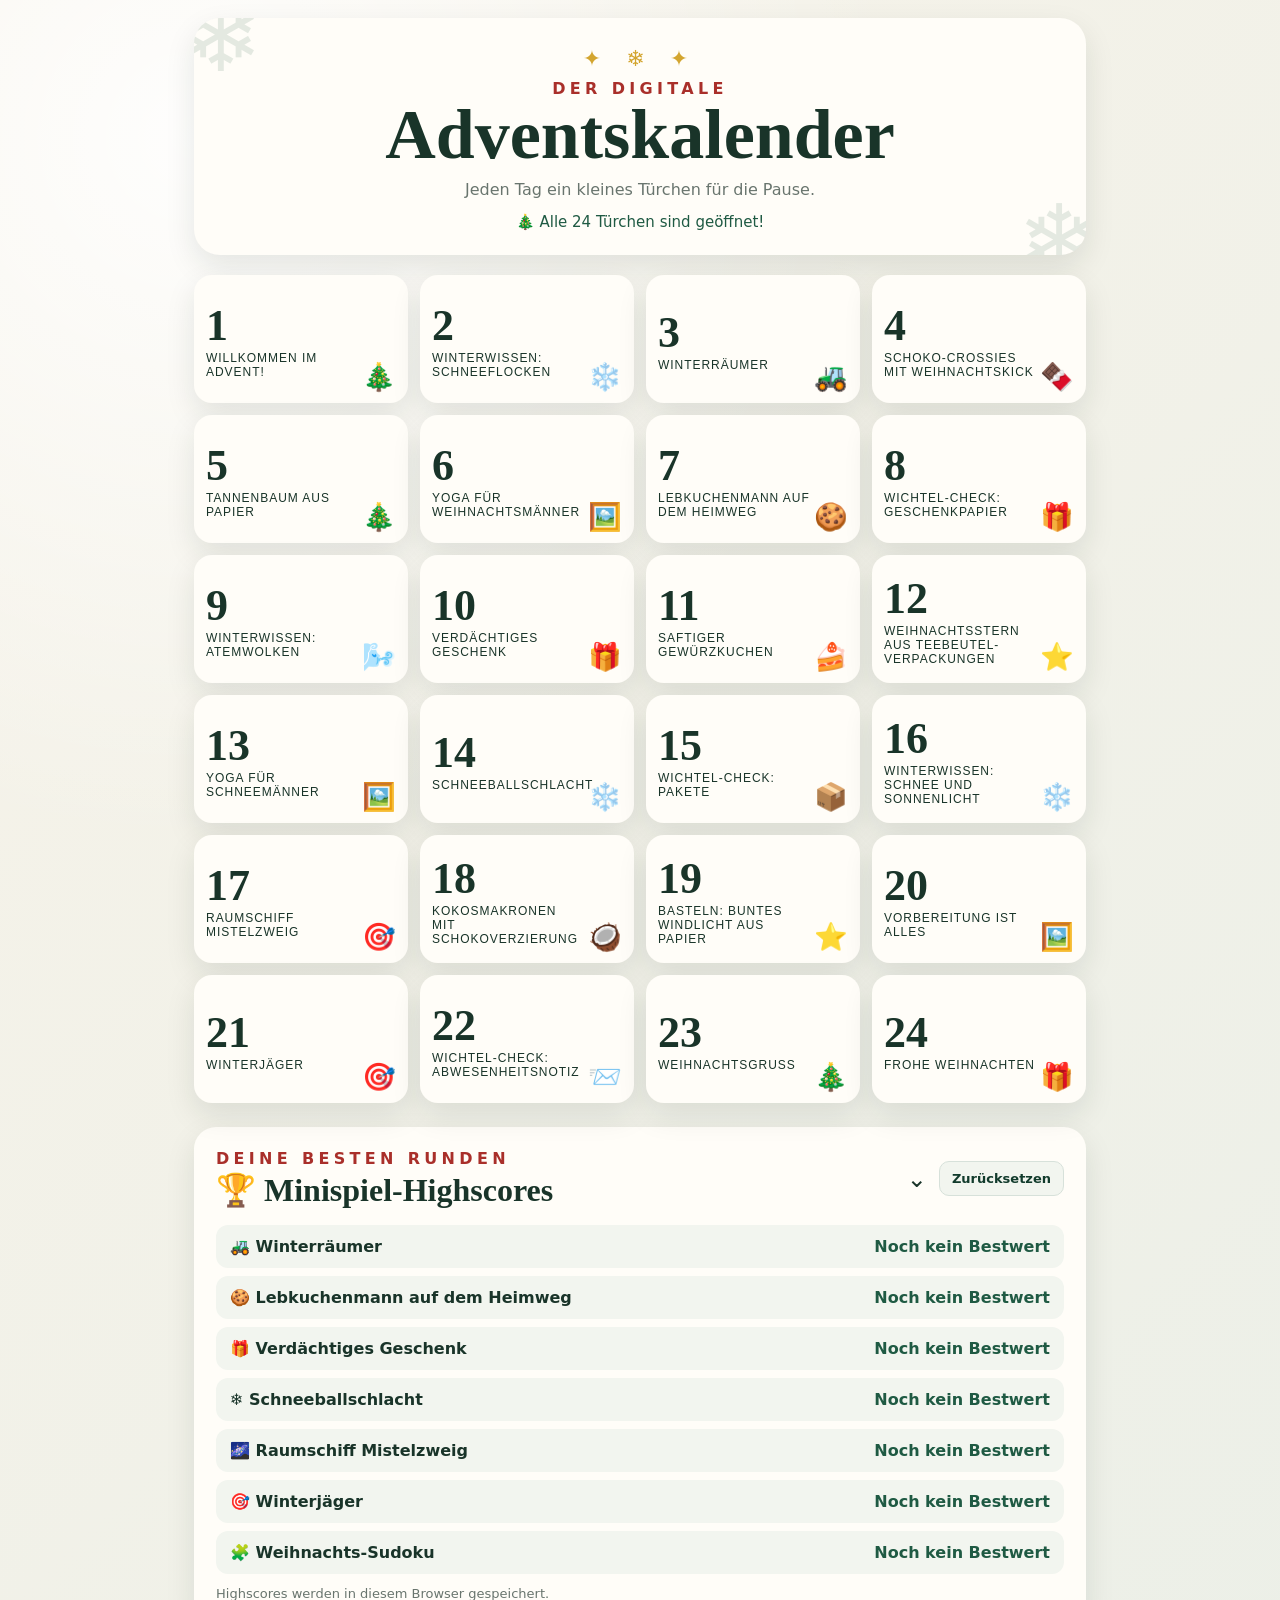
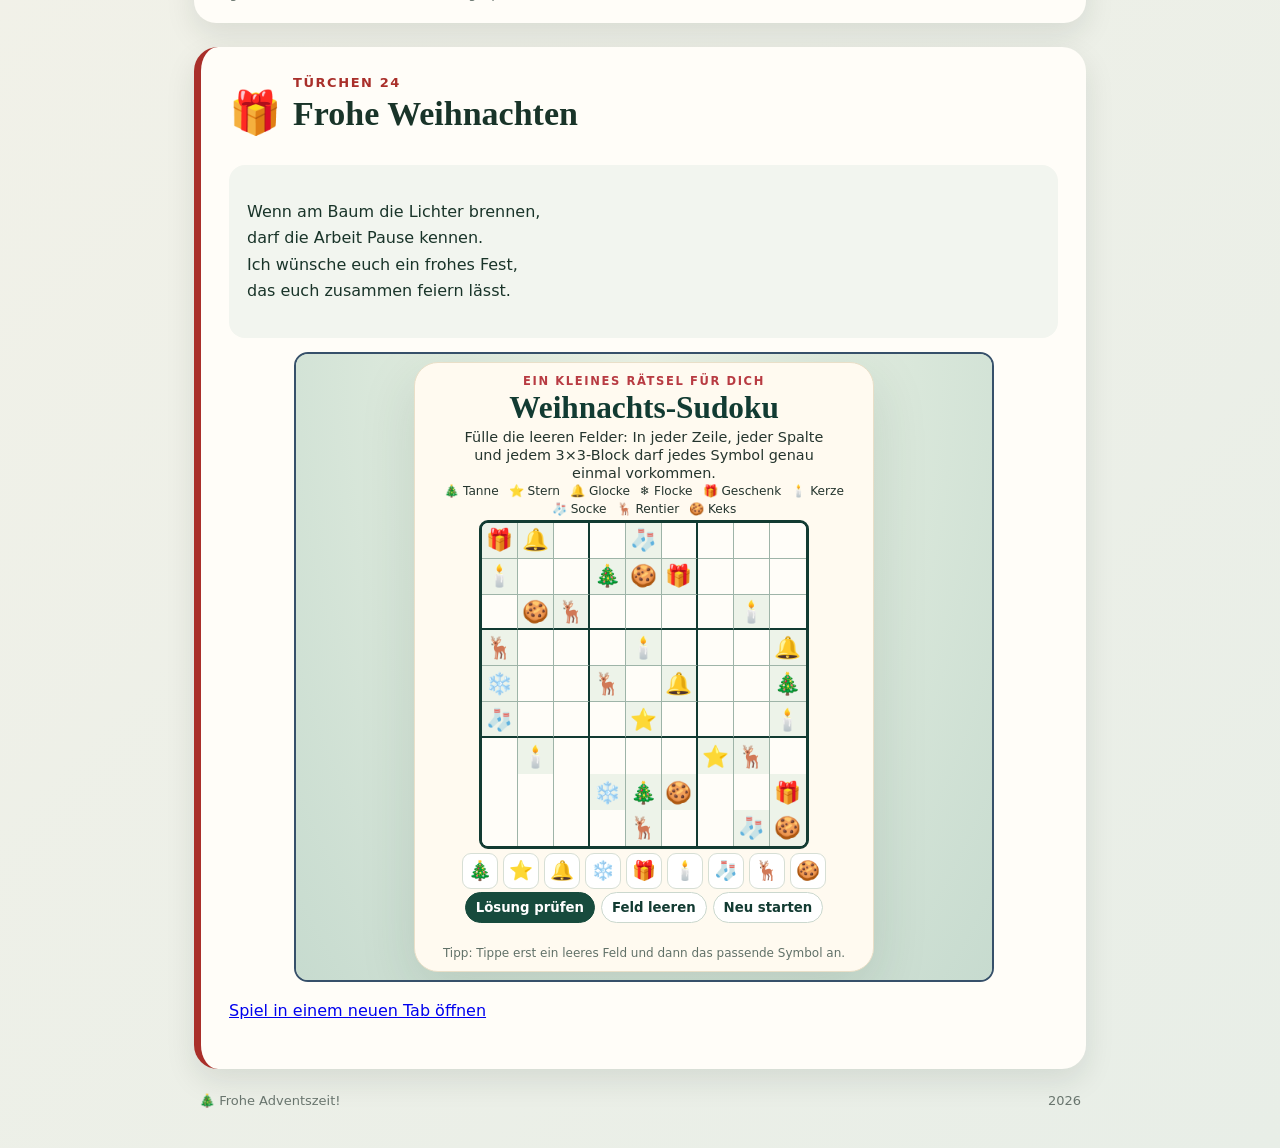
<file: index.html>
<!doctype html>
<html lang="de">
<head>
  <meta charset="utf-8">
  <meta name="viewport" content="width=device-width, initial-scale=1">
  <meta name="theme-color" content="#123b2c">
  <meta name="description" content="Der digitale Adventskalender">
  <title>Der digitale Adventskalender 🎄</title>
  <link rel="stylesheet" href="style.css">
</head>
<body>
  <main class="page">
    <header class="hero">
      <div class="snow">✦ ❄ ✦</div>
      <p class="eyebrow">DER DIGITALE</p>
      <h1>Adventskalender</h1>
      <p class="subtitle">Jeden Tag ein kleines Türchen für die Pause.</p>
      <div id="status" class="status"></div>
    </header>

    <section id="calendar" class="calendar" aria-label="Adventskalender"></section>

    <section class="highscores" aria-labelledby="highscoresTitle">
      <div class="highscores-heading">
        <button id="toggleHighscores" class="highscores-toggle" type="button" aria-expanded="true" aria-controls="highscoresPanel">
          <span>
            <span class="eyebrow">DEINE BESTEN RUNDEN</span>
            <span id="highscoresTitle" class="highscores-title" role="heading" aria-level="2">🏆 Minispiel-Highscores</span>
          </span>
          <span class="highscores-chevron" aria-hidden="true">⌄</span>
        </button>
        <button id="resetHighscores" class="reset-highscores" type="button">Zurücksetzen</button>
      </div>
      <div id="highscoresPanel">
        <ol id="highscoresList" class="highscores-list" aria-live="polite"></ol>
        <p class="highscores-note">Highscores werden in diesem Browser gespeichert.</p>
      </div>
    </section>

    <section id="today" class="today hidden" aria-live="polite">
      <div class="today-inner">
        <div class="today-top">
          <span id="todayEmoji" class="today-emoji"></span>
          <div>
            <div class="today-label">TÜRCHEN <span id="todayNumber"></span></div>
            <h2 id="todayTitle"></h2>
          </div>
        </div>
        <div id="todayContent" class="today-content"></div>
      </div>
    </section>

    <footer>
      <span>🎄 Frohe Adventszeit!</span>
      <span id="year"></span>
    </footer>
  </main>

  <script src="content.js"></script>
  <script src="app.js"></script>
</body>
</html>
</file>
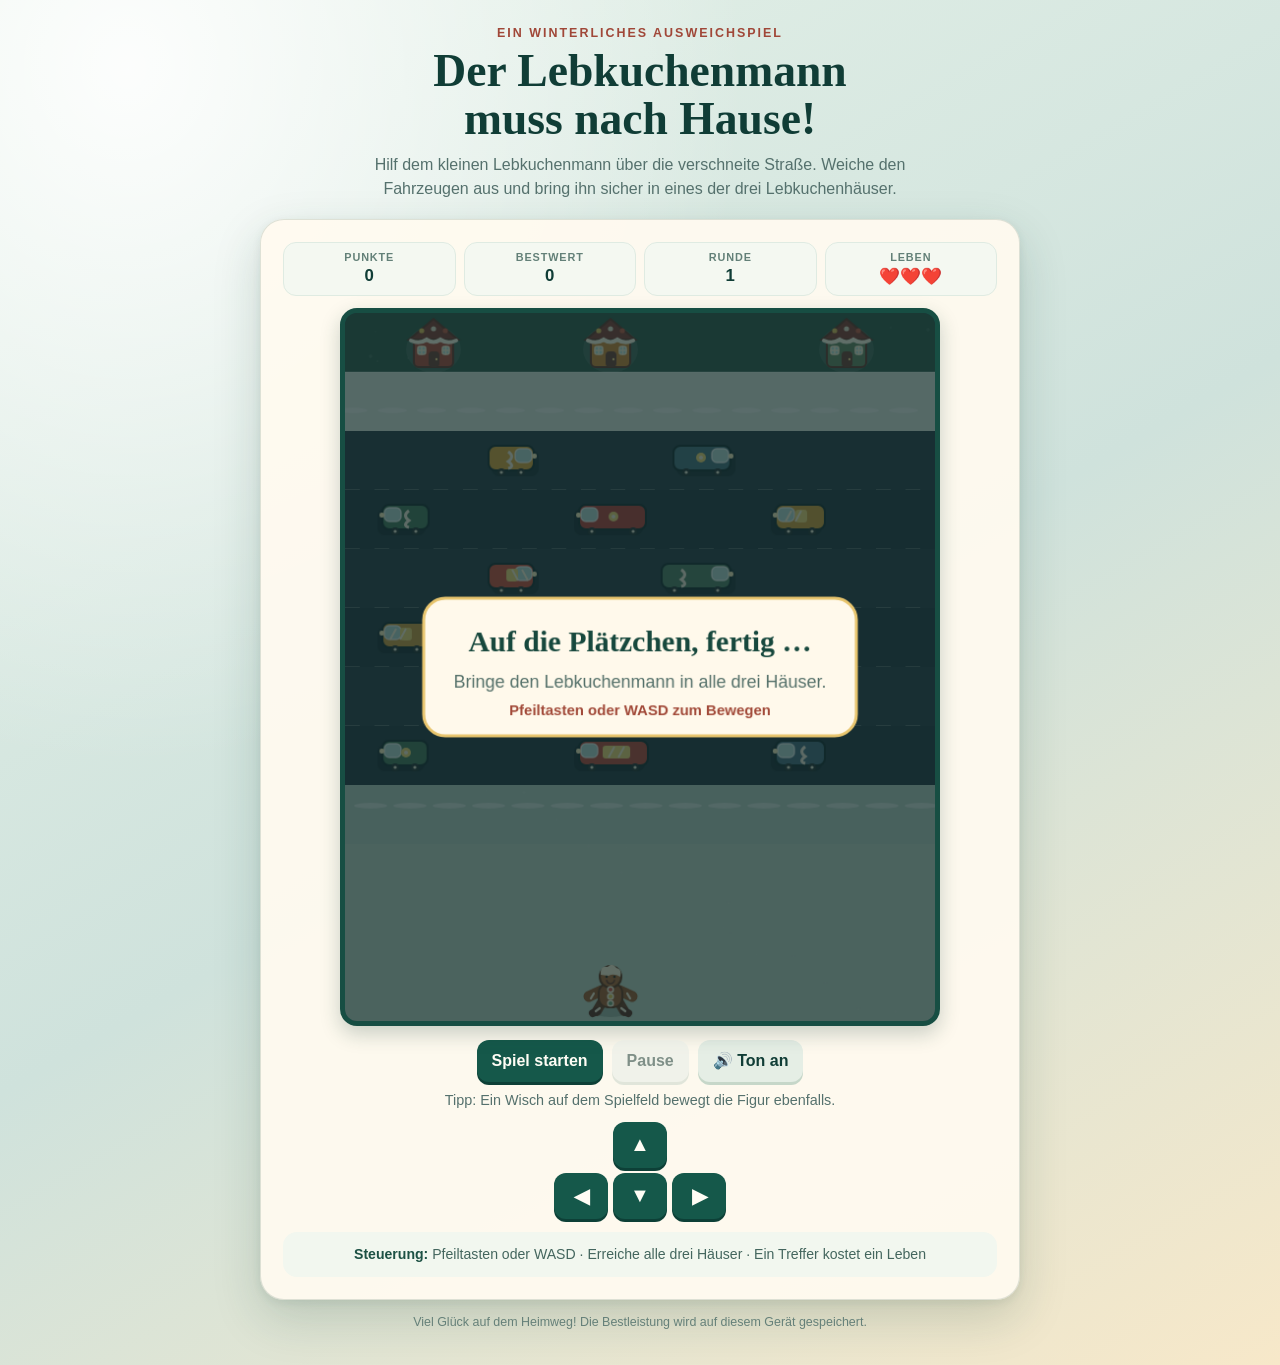
<file: frogger.html>
<!doctype html>
<html lang="de">
<head>
  <meta charset="utf-8">
  <meta name="viewport" content="width=device-width, initial-scale=1">
  <meta name="theme-color" content="#143a35">
  <title>Der Lebkuchenmann muss nach Hause!</title>
  <style>
    :root {
      color-scheme: light;
      --ink: #193b38;
      --muted: #55716d;
      --cream: #fffaf0;
      --green: #15584a;
      --green-dark: #103d36;
      --red: #a84236;
      --gold: #f0c565;
    }
    * { box-sizing: border-box; }
    body {
      margin: 0;
      min-height: 100vh;
      padding: 26px 16px 36px;
      color: var(--ink);
      background:
        radial-gradient(ellipse at 10% 5%, rgba(255,255,255,.9), transparent 38%),
        linear-gradient(150deg, #e6f2e9, #cfe2dc 52%, #f7e8c9);
      font-family: "Trebuchet MS", "Segoe UI", sans-serif;
    }
    .page { width: min(100%, 760px); margin: 0 auto; }
    header { text-align: center; margin: 0 auto 18px; }
    .eyebrow {
      margin: 0 0 7px;
      color: #a04738;
      font-size: .78rem;
      font-weight: 800;
      letter-spacing: .16em;
      text-transform: uppercase;
    }
    h1 {
      margin: 0;
      color: var(--green-dark);
      font-family: Georgia, "Times New Roman", serif;
      font-size: clamp(1.8rem, 5vw, 2.85rem);
      line-height: 1.05;
      text-wrap: balance;
    }
    .intro { max-width: 570px; margin: 10px auto 0; color: var(--muted); line-height: 1.5; }
    .game-card {
      overflow: hidden;
      padding: clamp(12px, 3vw, 22px);
      border: 1px solid rgba(22, 74, 62, .14);
      border-radius: 24px;
      background: rgba(255, 250, 240, .94);
      box-shadow: 0 18px 48px rgba(24, 64, 54, .18), 0 3px 8px rgba(24, 64, 54, .08);
    }
    .hud {
      display: grid;
      grid-template-columns: repeat(4, 1fr);
      gap: 8px;
      margin-bottom: 12px;
    }
    .stat {
      min-width: 0;
      padding: 8px 10px;
      border: 1px solid #dfebe2;
      border-radius: 13px;
      background: #f4f8f1;
      text-align: center;
    }
    .stat-label { display: block; color: #638078; font-size: .68rem; font-weight: 800; letter-spacing: .08em; text-transform: uppercase; }
    .stat-value { display: block; overflow: hidden; margin-top: 3px; color: var(--green-dark); font-size: 1.05rem; font-weight: 900; text-overflow: ellipsis; white-space: nowrap; }
    .board-frame {
      position: relative;
      width: min(100%, 600px);
      margin: 0 auto;
      overflow: hidden;
      border: 5px solid #174e43;
      border-radius: 17px;
      background: #193c42;
      box-shadow: 0 8px 20px rgba(19, 60, 52, .22);
      touch-action: none;
    }
    canvas { display: block; width: 100%; height: auto; aspect-ratio: 5 / 6; image-rendering: auto; }
    .controls-row {
      display: flex;
      align-items: center;
      justify-content: center;
      flex-wrap: wrap;
      gap: 9px;
      margin: 14px 0 10px;
    }
    button {
      min-height: 42px;
      padding: 9px 15px;
      border: 0;
      border-radius: 12px;
      color: #fffdf5;
      background: var(--green);
      box-shadow: 0 3px 0 #0d4037;
      cursor: pointer;
      font: inherit;
      font-weight: 800;
      transition: transform .08s ease, filter .15s ease, background .15s ease;
      -webkit-tap-highlight-color: transparent;
    }
    button:hover { filter: brightness(1.08); }
    button:active { transform: translateY(2px); box-shadow: 0 1px 0 #0d4037; }
    button:focus-visible { outline: 3px solid #e8b951; outline-offset: 3px; }
    button.secondary { color: var(--green-dark); background: #e5eee5; box-shadow: 0 3px 0 #c6d7c9; }
    button:disabled { cursor: default; opacity: .55; filter: grayscale(.25); }
    .control-hint { margin: 3px 0 0; color: var(--muted); font-size: .9rem; text-align: center; }
    .touch-pad {
      display: grid;
      grid-template-columns: repeat(3, 54px);
      grid-template-rows: repeat(2, 46px);
      gap: 5px;
      justify-content: center;
      margin: 14px auto 2px;
    }
    .touch-pad button { min-height: 46px; padding: 0; border-radius: 12px; font-size: 1.25rem; touch-action: manipulation; }
    .touch-pad .up { grid-column: 2; grid-row: 1; }
    .touch-pad .left { grid-column: 1; grid-row: 2; }
    .touch-pad .down { grid-column: 2; grid-row: 2; }
    .touch-pad .right { grid-column: 3; grid-row: 2; }
    .directions { margin: 13px auto 0; padding: 12px 14px; border-radius: 14px; background: #f2f7ef; color: #44665e; font-size: .88rem; line-height: 1.5; text-align: center; }
    .directions strong { color: #1d5144; }
    footer { margin-top: 15px; color: #658079; font-size: .78rem; text-align: center; }
    @media (max-width: 480px) {
      body { padding: 17px 9px 24px; }
      .game-card { border-radius: 18px; }
      .hud { grid-template-columns: repeat(2, 1fr); }
      .stat { padding: 7px; }
      .controls-row { gap: 8px; }
      .controls-row button { flex: 1 1 28%; padding: 8px 9px; font-size: .9rem; }
      .control-hint { font-size: .82rem; }
    }
    /* Das Kalender-Türchen zeigt das Spiel in einem kompakten iframe. */
    @media (max-width: 680px) and (max-height: 700px) {
      body { height: 100vh; min-height: 0; overflow: hidden; padding: 4px; }
      .page { width: 100%; height: 100%; display: grid; grid-template-rows: auto minmax(0, 1fr); gap: 4px; }
      header { margin: 0; }
      .eyebrow { display: none; }
      h1 { font-size: clamp(1rem, 3.5vh, 1.45rem); line-height: 1.05; }
      .intro { margin: 3px auto 0; font-size: .72rem; line-height: 1.25; }
      .game-card { min-height: 0; padding: 5px; border-radius: 13px; display: grid; grid-template-rows: auto minmax(0, 1fr) auto auto; gap: 4px; }
      .hud { grid-template-columns: repeat(4, 1fr); gap: 4px; margin: 0; }
      .stat { padding: 4px 3px; border-radius: 8px; }
      .stat-label { font-size: .55rem; letter-spacing: .04em; }
      .stat-value { margin-top: 1px; font-size: .82rem; }
      .board-frame { width: auto; height: 100%; min-height: 0; max-width: 100%; aspect-ratio: 5 / 6; border-width: 3px; border-radius: 10px; }
      canvas { width: auto; height: 100%; max-width: 100%; aspect-ratio: 5 / 6; }
      .controls-row { gap: 5px; margin: 0; }
      .controls-row button { min-height: 32px; padding: 4px 7px; border-radius: 8px; font-size: .75rem; box-shadow: none; }
      .control-hint, .directions, footer { display: none; }
      .touch-pad { grid-template-columns: repeat(3, 38px); grid-template-rows: repeat(2, 30px); gap: 3px; margin: 0 auto; }
      .touch-pad button { min-height: 30px; padding: 0; border-radius: 7px; font-size: .95rem; box-shadow: none; }
    }
    @media (prefers-reduced-motion: reduce) { *, *::before, *::after { scroll-behavior: auto !important; transition-duration: .01ms !important; } }
  </style>
</head>
<body>
  <main class="page">
    <header>
      <p class="eyebrow">Ein winterliches Ausweichspiel</p>
      <h1>Der Lebkuchenmann muss nach Hause!</h1>
      <p class="intro">Hilf dem kleinen Lebkuchenmann über die verschneite Straße. Weiche den Fahrzeugen aus und bring ihn sicher in eines der drei Lebkuchenhäuser.</p>
    </header>

    <section class="game-card" aria-label="Lebkuchenmann-Spiel">
      <div class="hud" aria-live="polite">
        <div class="stat"><span class="stat-label">Punkte</span><span class="stat-value" id="score">0</span></div>
        <div class="stat"><span class="stat-label">Bestwert</span><span class="stat-value" id="highscore">0</span></div>
        <div class="stat"><span class="stat-label">Runde</span><span class="stat-value" id="level">1</span></div>
        <div class="stat"><span class="stat-label">Leben</span><span class="stat-value" id="lives">❤️❤️❤️</span></div>
      </div>

      <div class="board-frame">
        <canvas id="game" width="600" height="720" tabindex="0" role="img" aria-label="Spielfeld. Bewege den Lebkuchenmann mit Pfeiltasten oder WASD zu den drei Lebkuchenhäusern. Weiche den Fahrzeugen aus."></canvas>
      </div>

      <div class="controls-row">
        <button id="startBtn" type="button">Spiel starten</button>
        <button id="pauseBtn" class="secondary" type="button" disabled>Pause</button>
        <button id="muteBtn" class="secondary" type="button" aria-pressed="false">🔊 Ton an</button>
      </div>
      <p class="control-hint">Tipp: Ein Wisch auf dem Spielfeld bewegt die Figur ebenfalls.</p>

      <div class="touch-pad" aria-label="Touch-Steuerung">
        <button class="up" type="button" data-move="up" aria-label="Nach oben">▲</button>
        <button class="left" type="button" data-move="left" aria-label="Nach links">◀</button>
        <button class="down" type="button" data-move="down" aria-label="Nach unten">▼</button>
        <button class="right" type="button" data-move="right" aria-label="Nach rechts">▶</button>
      </div>

      <div class="directions"><strong>Steuerung:</strong> Pfeiltasten oder WASD · Erreiche alle drei Häuser · Ein Treffer kostet ein Leben</div>
    </section>
    <footer>Viel Glück auf dem Heimweg! Die Bestleistung wird auf diesem Gerät gespeichert.</footer>
  </main>

  <script>
  (() => {
    'use strict';

    const canvas = document.getElementById('game');
    const ctx = canvas.getContext('2d');
    const scoreEl = document.getElementById('score');
    const highscoreEl = document.getElementById('highscore');
    const levelEl = document.getElementById('level');
    const livesEl = document.getElementById('lives');
    const startBtn = document.getElementById('startBtn');
    const pauseBtn = document.getElementById('pauseBtn');
    const muteBtn = document.getElementById('muteBtn');

    const COLS = 10;
    const ROWS = 12;
    const CELL = 60;
    const WIDTH = COLS * CELL;
    const HEIGHT = ROWS * CELL;
    const TARGET_COLUMNS = [1, 4, 8];
    const HIGH_KEY = 'winterFroggerHighscore';
    const laneBlueprints = [
      { row: 2, direction: 1, speed: 82, widths: [74, 54, 66], colors: ['#b4473e', '#e0a83d', '#4b7583'] },
      { row: 3, direction: -1, speed: 110, widths: [55, 76, 58], colors: ['#477d60', '#b8423c', '#d6a33f'] },
      { row: 4, direction: 1, speed: 94, widths: [70, 54, 78], colors: ['#436f86', '#d34e3f', '#528269'] },
      { row: 5, direction: -1, speed: 126, widths: [56, 72, 55], colors: ['#d2a044', '#507e62', '#b7443a'] },
      { row: 6, direction: 1, speed: 104, widths: [76, 54, 64], colors: ['#b7463d', '#4c7582', '#d4a447'] },
      { row: 7, direction: -1, speed: 138, widths: [54, 78, 58], colors: ['#477a5e', '#c04b3f', '#497184'] }
    ];
    const houseColors = ['#b64c3e', '#d58b39', '#678a68', '#ba5b46', '#527a82', '#d19c43', '#9e5949', '#648464', '#bf6b4e', '#748b73'];
    const snowflakes = Array.from({ length: 56 }, (_, i) => ({
      x: ((i * 137 + 31) % WIDTH), y: ((i * 83 + 19) % HEIGHT), r: 1 + (i % 3) * .45, a: .10 + (i % 4) * .035
    }));

    let state = 'ready';
    let score = 0;
    let highscore = readHighscore();
    let lives = 3;
    let level = 1;
    let homes = Array(TARGET_COLUMNS.length).fill(false);
    let lanes = [];
    let lastFrame = 0;
    let lastMove = 0;
    let muted = false;
    let audioContext = null;
    const backgroundMusic = new Audio('audio/Jolly%208-bit%20Chase.mp3');
    backgroundMusic.loop = true;
    backgroundMusic.volume = 0.24;
    backgroundMusic.preload = 'auto';
    let notice = '';
    let noticeUntil = 0;
    const player = { col: 4, row: 11, fromCol: 4, fromRow: 11, movedAt: 0 };

    function readHighscore() {
      try { return Number(localStorage.getItem(HIGH_KEY)) || 0; }
      catch (_) { return 0; }
    }
    function saveHighscore() {
      try {
        localStorage.setItem(HIGH_KEY, String(highscore));
        if (window.parent !== window && window.location.protocol !== 'file:') {
          window.parent.postMessage({ type: 'advent-minigame-highscore', game: 'winterFrogger', score: highscore }, window.location.origin);
        }
      }
      catch (_) { /* Das Spiel läuft auch, wenn der Browser keinen Speicher erlaubt. */ }
    }
    function syncBackgroundMusic() {
      if (state === 'playing' && !muted) {
        if (backgroundMusic.paused) backgroundMusic.play().catch(() => {});
      } else if (!backgroundMusic.paused) {
        backgroundMusic.pause();
      }
    }
    function updateHud() {
      scoreEl.textContent = String(score);
      highscoreEl.textContent = String(highscore);
      levelEl.textContent = String(level);
      livesEl.textContent = lives > 0 ? '❤️'.repeat(lives) : '—';
      livesEl.setAttribute('aria-label', `${lives} Leben`);
      pauseBtn.disabled = state !== 'playing' && state !== 'paused';
      pauseBtn.textContent = state === 'paused' ? 'Weiter' : 'Pause';
      startBtn.textContent = state === 'playing' || state === 'paused' ? 'Neu starten' : state === 'over' ? 'Noch einmal' : 'Spiel starten';
    }
    function addScore(amount) {
      score += amount;
      if (score > highscore) {
        highscore = score;
        saveHighscore();
      }
      updateHud();
    }
    function makeLanes() {
      const multiplier = 1 + (level - 1) * .17;
      lanes = laneBlueprints.map((blueprint, laneIndex) => {
        const objects = blueprint.widths.map((width, i) => {
          const spacing = WIDTH / blueprint.widths.length;
          const start = i * spacing + (laneIndex % 2 ? spacing * .15 : 0);
          return { x: blueprint.direction > 0 ? start - width : start, width, color: blueprint.colors[i], ornament: (laneIndex + i) % 3 };
        });
        return { ...blueprint, speed: blueprint.speed * multiplier, objects };
      });
    }
    function resetPlayer() {
      player.col = 4;
      player.row = 11;
      player.fromCol = 4;
      player.fromRow = 11;
      player.movedAt = 0;
    }
    function startGame() {
      score = 0;
      lives = 3;
      level = 1;
      homes = Array(TARGET_COLUMNS.length).fill(false);
      resetPlayer();
      makeLanes();
      state = 'playing';
      notice = 'Los geht’s! Bring den Lebkuchenmann nach Hause.';
      noticeUntil = performance.now() + 2200;
      lastMove = 0;
      updateHud();
      syncBackgroundMusic();
      playTone('start');
      canvas.focus({ preventScroll: true });
    }
    function togglePause() {
      if (state === 'playing') state = 'paused';
      else if (state === 'paused') state = 'playing';
      updateHud();
      syncBackgroundMusic();
      if (state === 'playing') canvas.focus({ preventScroll: true });
    }
    function showNotice(text, duration = 1500) {
      notice = text;
      noticeUntil = performance.now() + duration;
    }
    function movePlayer(dx, dy) {
      if (state !== 'playing') return;
      const now = performance.now();
      if (now - lastMove < 105) return;
      const nextCol = player.col + dx;
      const nextRow = player.row + dy;
      if (nextCol < 0 || nextCol >= COLS || nextRow < 0 || nextRow >= ROWS) return;
      if (nextRow === 0) {
        const targetIndex = TARGET_COLUMNS.indexOf(nextCol);
        if (targetIndex === -1) {
          showNotice('Nur die drei Lebkuchenhäuser sind sichere Ziele.', 1100);
          playTone('blocked');
          return;
        }
        if (homes[targetIndex]) {
          showNotice('Dieses Haus ist schon besetzt! Such dir ein freies.', 1000);
          playTone('blocked');
          return;
        }
      }
      lastMove = now;
      player.fromCol = player.col;
      player.fromRow = player.row;
      player.col = nextCol;
      player.row = nextRow;
      player.movedAt = now;
      if (dy < 0) addScore(10);
      playTone('hop');
      if (nextRow === 0) reachHome(nextCol);
    }
    function reachHome(col) {
      const targetIndex = TARGET_COLUMNS.indexOf(col);
      if (targetIndex === -1) return;
      homes[targetIndex] = true;
      const bonus = 100 + Math.max(0, 50 - (level - 1) * 5);
      addScore(bonus);
      playTone('goal');
      resetPlayer();
      if (homes.every(Boolean)) {
        addScore(250);
        level += 1;
        homes = Array(TARGET_COLUMNS.length).fill(false);
        makeLanes();
        showNotice(`Alle drei Häuser erreicht! Runde ${level} beginnt.`, 2400);
        playTone('level');
      } else {
        showNotice(`Daheim! Noch ${homes.filter(home => !home).length} Häuser offen.`, 1450);
      }
      updateHud();
    }
    function loseLife() {
      lives -= 1;
      resetPlayer();
      playTone('hit');
      if (lives <= 0) {
        state = 'over';
        showNotice('Die Runde ist vorbei. Versuch es noch einmal!', 3000);
        syncBackgroundMusic();
      } else {
        showNotice('Uff! Ein Fahrzeug hat dich erwischt. Weiter geht’s!', 1700);
      }
      updateHud();
    }
    function checkCollision() {
      const lane = lanes.find(item => item.row === player.row);
      if (!lane) return;
      const centerX = player.col * CELL + CELL / 2;
      if (lane.objects.some(object => centerX > object.x - 8 && centerX < object.x + object.width + 8)) loseLife();
    }
    function moveVehicles(dt) {
      for (const lane of lanes) {
        for (const object of lane.objects) {
          object.x += lane.direction * lane.speed * dt;
          const margin = object.width + 26;
          if (lane.direction > 0 && object.x > WIDTH + 26) object.x = -margin;
          if (lane.direction < 0 && object.x + object.width < -26) object.x = WIDTH + 26;
        }
      }
      checkCollision();
    }

    function roundedRect(x, y, w, h, r) {
      ctx.beginPath();
      ctx.roundRect(x, y, w, h, r);
    }
    function drawBackground() {
      const sky = ctx.createLinearGradient(0, 0, 0, HEIGHT);
      sky.addColorStop(0, '#b7d9d0');
      sky.addColorStop(.17, '#cde1d5');
      sky.addColorStop(.18, '#e8f0e6');
      sky.addColorStop(.68, '#e8f0e6');
      sky.addColorStop(.69, '#c6ded3');
      sky.addColorStop(1, '#b3d2c2');
      ctx.fillStyle = sky;
      ctx.fillRect(0, 0, WIDTH, HEIGHT);

      // Zielwiese und sichere Bereiche
      ctx.fillStyle = '#315e4f';
      ctx.fillRect(0, 0, WIDTH, CELL);
      ctx.fillStyle = '#dfece4';
      ctx.fillRect(0, CELL, WIDTH, CELL);
      ctx.fillStyle = '#b9d4c9';
      ctx.fillRect(0, CELL * 8, WIDTH, CELL);
      ctx.fillStyle = '#c2d9cb';
      ctx.fillRect(0, CELL * 9, WIDTH, CELL * 3);

      // Verschneite Seitenstreifen
      ctx.fillStyle = 'rgba(255,255,255,.45)';
      for (let x = 8; x < WIDTH; x += 40) {
        ctx.beginPath(); ctx.ellipse(x, CELL * 1.65, 15, 3, 0, 0, Math.PI * 2); ctx.fill();
        ctx.beginPath(); ctx.ellipse(x + 18, CELL * 8.35, 17, 3, 0, 0, Math.PI * 2); ctx.fill();
      }

      // Sechs winterliche Fahrspuren
      ctx.fillStyle = '#263b46';
      ctx.fillRect(0, CELL * 2, WIDTH, CELL * 6);
      for (let row = 2; row < 8; row++) {
        const y = row * CELL;
        ctx.fillStyle = row % 2 === 0 ? '#2b424d' : '#263b46';
        ctx.fillRect(0, y, WIDTH, CELL);
        if (row < 7) {
          ctx.strokeStyle = 'rgba(231,239,228,.25)';
          ctx.lineWidth = 2;
          ctx.setLineDash([15, 15]);
          ctx.beginPath(); ctx.moveTo(0, y + CELL); ctx.lineTo(WIDTH, y + CELL); ctx.stroke();
          ctx.setLineDash([]);
        }
      }
      ctx.fillStyle = 'rgba(236,246,241,.55)';
      snowflakes.forEach((flake, i) => {
        if (flake.y > CELL * 2 && flake.y < CELL * 8) return;
        ctx.globalAlpha = flake.a;
        ctx.beginPath(); ctx.arc(flake.x, flake.y, flake.r, 0, Math.PI * 2); ctx.fill();
        if (i % 7 === 0) {
          ctx.beginPath(); ctx.arc(flake.x + 7, flake.y + 5, flake.r * .55, 0, Math.PI * 2); ctx.fill();
        }
      });
      ctx.globalAlpha = 1;
      ctx.strokeStyle = 'rgba(255,255,255,.18)';
      ctx.lineWidth = 2;
      ctx.beginPath(); ctx.moveTo(0, CELL); ctx.lineTo(WIDTH, CELL); ctx.stroke();
    }

    function drawHouse(cx, cy, index, reached) {
      const wall = houseColors[index];
      ctx.save();
      ctx.translate(cx, cy + 1);
      if (reached) {
        ctx.shadowColor = 'rgba(255,219,116,.8)';
        ctx.shadowBlur = 13;
      }
      // Hauskörper
      roundedRect(-20, -4, 40, 28, 5);
      ctx.fillStyle = reached ? '#f1c86b' : wall;
      ctx.fill();
      ctx.lineWidth = 2;
      ctx.strokeStyle = '#683c31';
      ctx.stroke();
      // Dach und Zuckergusskante
      ctx.beginPath();
      ctx.moveTo(-25, -4); ctx.lineTo(0, -25); ctx.lineTo(25, -4); ctx.closePath();
      ctx.fillStyle = reached ? '#cf5c43' : '#873f37';
      ctx.fill();
      ctx.strokeStyle = '#63372f'; ctx.lineWidth = 2; ctx.stroke();
      ctx.beginPath(); ctx.moveTo(-23, -3); ctx.quadraticCurveTo(-14, 1, -7, -4); ctx.quadraticCurveTo(0, 1, 7, -4); ctx.quadraticCurveTo(14, 1, 23, -3);
      ctx.strokeStyle = '#fff9e9'; ctx.lineWidth = 4; ctx.lineCap = 'round'; ctx.stroke();
      // Tür und Fenster
      roundedRect(-5, 8, 11, 16, 4); ctx.fillStyle = '#704238'; ctx.fill();
      ctx.fillStyle = '#ffdf91'; ctx.beginPath(); ctx.arc(3, 16, 1.2, 0, Math.PI * 2); ctx.fill();
      roundedRect(-16, 3, 8, 8, 2); ctx.fillStyle = '#b9e5e4'; ctx.fill(); ctx.strokeStyle = '#fff4d9'; ctx.lineWidth = 1.5; ctx.stroke();
      ctx.beginPath(); ctx.moveTo(-12, 3); ctx.lineTo(-12, 11); ctx.moveTo(-16, 7); ctx.lineTo(-8, 7); ctx.stroke();
      roundedRect(9, 3, 7, 8, 2); ctx.fillStyle = '#b9e5e4'; ctx.fill(); ctx.strokeStyle = '#fff4d9'; ctx.stroke();
      ctx.beginPath(); ctx.moveTo(12.5, 3); ctx.lineTo(12.5, 11); ctx.moveTo(9, 7); ctx.lineTo(16, 7); ctx.stroke();
      // Süßigkeiten am Dach
      ['#e7c45d', '#e9e2cd', '#c95b48'].forEach((color, i) => {
        ctx.fillStyle = color; ctx.beginPath(); ctx.arc(-12 + i * 12, -13 - (i === 1 ? 2 : 0), 2.6, 0, Math.PI * 2); ctx.fill();
      });
      ctx.restore();
    }
    function drawHomes() {
      for (let targetIndex = 0; targetIndex < TARGET_COLUMNS.length; targetIndex++) {
        const col = TARGET_COLUMNS[targetIndex];
        const cx = col * CELL + CELL / 2;
        const cy = CELL / 2;
        ctx.fillStyle = homes[targetIndex] ? 'rgba(244,205,107,.22)' : 'rgba(255,255,255,.1)';
        ctx.beginPath(); ctx.ellipse(cx, cy + 7, 28, 24, 0, 0, Math.PI * 2); ctx.fill();
        drawHouse(cx, cy, targetIndex, homes[targetIndex]);
        if (homes[targetIndex]) {
          ctx.fillStyle = '#fff5d6'; ctx.beginPath(); ctx.arc(cx + 20, cy - 20, 5, 0, Math.PI * 2); ctx.fill();
          ctx.fillStyle = '#e9a23e'; ctx.beginPath(); ctx.arc(cx + 20, cy - 20, 2.4, 0, Math.PI * 2); ctx.fill();
        }
      }
    }
    function drawVehicle(object, row, direction) {
      const y = row * CELL + CELL / 2;
      const x = object.x;
      const w = object.width;
      ctx.save();
      ctx.translate(x, y);
      if (direction < 0) { ctx.translate(w, 0); ctx.scale(-1, 1); }
      // Kufen / Schatten
      ctx.fillStyle = 'rgba(9,20,27,.28)';
      roundedRect(3, -11, w - 6, 27, 8); ctx.fill();
      // Karosserie wie ein winterlicher Lieferwagen
      roundedRect(0, -15, w - 8, 25, 7);
      ctx.fillStyle = object.color; ctx.fill();
      ctx.lineWidth = 2; ctx.strokeStyle = '#182e35'; ctx.stroke();
      // Kabine, Scheibe und Stoßfänger
      roundedRect(w - 27, -12, 17, 14, 5); ctx.fillStyle = '#b7d9d8'; ctx.fill();
      ctx.strokeStyle = 'rgba(255,255,255,.75)'; ctx.lineWidth = 1.5; ctx.stroke();
      ctx.fillStyle = '#28363a';
      ctx.beginPath(); ctx.arc(13, 12, 4, 0, Math.PI * 2); ctx.arc(w - 21, 12, 4, 0, Math.PI * 2); ctx.fill();
      ctx.fillStyle = '#ece7d8';
      ctx.beginPath(); ctx.arc(13, 12, 1.6, 0, Math.PI * 2); ctx.arc(w - 21, 12, 1.6, 0, Math.PI * 2); ctx.fill();
      ctx.fillStyle = '#fff1c5'; roundedRect(w - 10, -7, 5, 5, 2); ctx.fill();
      // Paketaufdruck und Zuckerstange
      if (object.ornament === 0) {
        ctx.fillStyle = '#f3d978'; roundedRect(18, -10, Math.max(12, w - 50), 13, 3); ctx.fill();
        ctx.strokeStyle = '#fff5dc'; ctx.lineWidth = 2;
        ctx.beginPath(); ctx.moveTo(24, -9); ctx.lineTo(30, 2); ctx.moveTo(34, -9); ctx.lineTo(40, 2); ctx.stroke();
      } else if (object.ornament === 1) {
        ctx.strokeStyle = '#f7efe0'; ctx.lineWidth = 3;
        ctx.beginPath(); ctx.moveTo(20, -9); ctx.quadraticCurveTo(27, -4, 20, 1); ctx.quadraticCurveTo(27, 6, 20, 8); ctx.stroke();
      } else {
        ctx.fillStyle = '#f3d978'; ctx.beginPath(); ctx.arc(w / 2 - 5, -3, 5, 0, Math.PI * 2); ctx.fill();
        ctx.fillStyle = '#f7eee1'; ctx.beginPath(); ctx.arc(w / 2 - 5, -3, 2, 0, Math.PI * 2); ctx.fill();
      }
      ctx.restore();
    }
    function drawGingerbread(cx, cy, t) {
      const progress = player.movedAt ? Math.min(1, (t - player.movedAt) / 125) : 1;
      const ease = 1 - Math.pow(1 - progress, 3);
      const gx = (player.fromCol + (player.col - player.fromCol) * ease) * CELL + CELL / 2;
      const gy = (player.fromRow + (player.row - player.fromRow) * ease) * CELL + CELL / 2;
      const hop = progress < 1 ? Math.sin(progress * Math.PI) * 5 : 0;
      ctx.save();
      ctx.translate(gx, gy - hop);
      ctx.fillStyle = 'rgba(18,44,37,.2)';
      ctx.beginPath(); ctx.ellipse(0, 21 + hop, 17, 5, 0, 0, Math.PI * 2); ctx.fill();
      // Arme und Beine
      ctx.lineCap = 'round'; ctx.lineJoin = 'round';
      ctx.strokeStyle = '#703d29'; ctx.lineWidth = 10;
      ctx.beginPath(); ctx.moveTo(-7, 8); ctx.lineTo(-14, 20); ctx.moveTo(7, 8); ctx.lineTo(14, 20); ctx.stroke();
      ctx.strokeStyle = '#9b572f'; ctx.lineWidth = 11;
      ctx.beginPath(); ctx.moveTo(-9, -1); ctx.lineTo(-22, 5); ctx.moveTo(9, -1); ctx.lineTo(22, 5); ctx.stroke();
      // Schuhe und Hände
      ctx.strokeStyle = '#5b3026'; ctx.lineWidth = 8;
      ctx.beginPath(); ctx.moveTo(-14, 20); ctx.lineTo(-18, 22); ctx.moveTo(14, 20); ctx.lineTo(18, 22); ctx.stroke();
      ctx.fillStyle = '#a25d34';
      ctx.beginPath(); ctx.arc(-22, 5, 5, 0, Math.PI * 2); ctx.arc(22, 5, 5, 0, Math.PI * 2); ctx.fill();
      // Körper
      roundedRect(-12, -8, 24, 24, 9); ctx.fillStyle = '#a85f35'; ctx.fill(); ctx.lineWidth = 2; ctx.strokeStyle = '#663722'; ctx.stroke();
      // Kopf
      ctx.beginPath(); ctx.arc(0, -15, 11, 0, Math.PI * 2); ctx.fillStyle = '#b36a3b'; ctx.fill(); ctx.lineWidth = 2; ctx.strokeStyle = '#663722'; ctx.stroke();
      // Zuckerguss-Haube
      ctx.beginPath(); ctx.moveTo(-10, -17); ctx.quadraticCurveTo(-11, -27, -3, -25); ctx.quadraticCurveTo(2, -30, 6, -24); ctx.quadraticCurveTo(12, -23, 10, -15); ctx.quadraticCurveTo(3, -19, -2, -16); ctx.closePath();
      ctx.fillStyle = '#fff5dc'; ctx.fill();
      // Lächeln, Augen und Knöpfe
      ctx.fillStyle = '#2b2925'; ctx.beginPath(); ctx.arc(-4, -15, 1.3, 0, Math.PI * 2); ctx.arc(4, -15, 1.3, 0, Math.PI * 2); ctx.fill();
      ctx.strokeStyle = '#6e392d'; ctx.lineWidth = 1.5; ctx.beginPath(); ctx.arc(0, -12, 4, .15, Math.PI - .15); ctx.stroke();
      ['#d65346', '#e7c957', '#6fa17b'].forEach((color, i) => {
        ctx.fillStyle = '#fff6df'; ctx.beginPath(); ctx.arc(0, -2 + i * 7, 3.6, 0, Math.PI * 2); ctx.fill();
        ctx.fillStyle = color; ctx.beginPath(); ctx.arc(0, -2 + i * 7, 2.1, 0, Math.PI * 2); ctx.fill();
      });
      // Zuckergussstreifen an Armen und Beinen
      ctx.strokeStyle = '#fff5df'; ctx.lineWidth = 2.2;
      ctx.beginPath(); ctx.moveTo(-17, 2); ctx.lineTo(-20, 7); ctx.moveTo(17, 2); ctx.lineTo(20, 7); ctx.moveTo(-11, 17); ctx.lineTo(-15, 20); ctx.moveTo(11, 17); ctx.lineTo(15, 20); ctx.stroke();
      ctx.restore();
    }
    function drawOverlay() {
      if (state === 'playing') return;
      ctx.fillStyle = 'rgba(14, 39, 39, .66)';
      ctx.fillRect(0, 0, WIDTH, HEIGHT);
      const boxW = 440;
      const boxH = state === 'over' ? 154 : 140;
      const x = (WIDTH - boxW) / 2;
      const y = (HEIGHT - boxH) / 2;
      roundedRect(x, y, boxW, boxH, 22);
      ctx.fillStyle = '#fff9eb'; ctx.fill();
      ctx.strokeStyle = '#e8c56e'; ctx.lineWidth = 3; ctx.stroke();
      ctx.textAlign = 'center';
      ctx.fillStyle = '#17483d';
      ctx.font = 'bold 30px Georgia, serif';
      const title = state === 'ready' ? 'Auf die Plätzchen, fertig …' : state === 'paused' ? 'Kleine Verschnaufpause' : 'Runde vorbei';
      ctx.fillText(title, WIDTH / 2, y + 54);
      ctx.fillStyle = '#55716a'; ctx.font = '18px "Trebuchet MS", sans-serif';
      const subtitle = state === 'ready' ? 'Bringe den Lebkuchenmann in alle drei Häuser.' : state === 'paused' ? 'Drücke „Weiter“, wenn du bereit bist.' : `Endstand: ${score} Punkte · Runde ${level}`;
      ctx.fillText(subtitle, WIDTH / 2, y + 91);
      ctx.fillStyle = '#a24a39'; ctx.font = 'bold 15px "Trebuchet MS", sans-serif';
      ctx.fillText(state === 'over' ? '„Noch einmal“ startet eine neue Runde.' : 'Pfeiltasten oder WASD zum Bewegen', WIDTH / 2, y + 119);
    }
    function drawNotice(t) {
      if (!notice || t > noticeUntil || state !== 'playing') return;
      ctx.save();
      ctx.font = 'bold 16px "Trebuchet MS", sans-serif';
      const width = Math.min(WIDTH - 36, ctx.measureText(notice).width + 34);
      const x = (WIDTH - width) / 2;
      roundedRect(x, 72, width, 34, 15);
      ctx.fillStyle = 'rgba(255,250,237,.94)'; ctx.fill();
      ctx.strokeStyle = 'rgba(92,126,104,.35)'; ctx.lineWidth = 1; ctx.stroke();
      ctx.fillStyle = '#254b40'; ctx.textAlign = 'center'; ctx.textBaseline = 'middle';
      ctx.fillText(notice, WIDTH / 2, 89, width - 18);
      ctx.restore();
    }
    function render(t) {
      drawBackground();
      drawHomes();
      lanes.forEach(lane => lane.objects.forEach(object => drawVehicle(object, lane.row, lane.direction)));
      drawGingerbread(0, 0, t);
      drawNotice(t);
      drawOverlay();
    }
    function frame(t) {
      if (!lastFrame) lastFrame = t;
      const dt = Math.min((t - lastFrame) / 1000, .04);
      lastFrame = t;
      if (state === 'playing') moveVehicles(dt);
      render(t);
      requestAnimationFrame(frame);
    }

    function playTone(kind) {
      if (muted) return;
      const AudioCtor = window.AudioContext || window.webkitAudioContext;
      if (!AudioCtor) return;
      try {
        if (!audioContext) audioContext = new AudioCtor();
        if (audioContext.state === 'suspended') audioContext.resume();
        const now = audioContext.currentTime;
        const patterns = {
          hop: [520], blocked: [260], start: [392, 523], goal: [659, 784, 988], level: [523, 659, 784, 1047], hit: [220, 165]
        };
        const notes = patterns[kind] || [440];
        notes.forEach((frequency, index) => {
          const osc = audioContext.createOscillator();
          const gain = audioContext.createGain();
          const startAt = now + index * .085;
          osc.type = kind === 'hit' ? 'triangle' : 'sine';
          osc.frequency.setValueAtTime(frequency, startAt);
          gain.gain.setValueAtTime(.0001, startAt);
          gain.gain.exponentialRampToValueAtTime(kind === 'hop' ? .035 : .06, startAt + .012);
          gain.gain.exponentialRampToValueAtTime(.0001, startAt + .12);
          osc.connect(gain); gain.connect(audioContext.destination);
          osc.start(startAt); osc.stop(startAt + .13);
        });
      } catch (_) { /* Audio ist optional und blockiert das Spiel nicht. */ }
    }
    function keyDirection(key) {
      const k = key.toLowerCase();
      if (k === 'arrowup' || k === 'w') return [0, -1];
      if (k === 'arrowdown' || k === 's') return [0, 1];
      if (k === 'arrowleft' || k === 'a') return [-1, 0];
      if (k === 'arrowright' || k === 'd') return [1, 0];
      return null;
    }

    window.addEventListener('keydown', event => {
      const direction = keyDirection(event.key);
      if (!direction) return;
      if (state === 'playing') event.preventDefault();
      if (!event.repeat) movePlayer(direction[0], direction[1]);
    });
    startBtn.addEventListener('click', startGame);
    pauseBtn.addEventListener('click', togglePause);
    muteBtn.addEventListener('click', () => {
      muted = !muted;
      muteBtn.textContent = muted ? '🔇 Ton aus' : '🔊 Ton an';
      muteBtn.setAttribute('aria-pressed', String(muted));
      syncBackgroundMusic();
      if (!muted) playTone('start');
    });
    document.querySelectorAll('[data-move]').forEach(button => {
      button.addEventListener('click', () => {
        const moves = { up: [0, -1], down: [0, 1], left: [-1, 0], right: [1, 0] };
        const [dx, dy] = moves[button.dataset.move];
        movePlayer(dx, dy);
      });
    });
    let swipeStart = null;
    canvas.addEventListener('pointerdown', event => {
      swipeStart = { x: event.clientX, y: event.clientY };
      canvas.setPointerCapture(event.pointerId);
    });
    canvas.addEventListener('pointerup', event => {
      if (!swipeStart) return;
      const dx = event.clientX - swipeStart.x;
      const dy = event.clientY - swipeStart.y;
      swipeStart = null;
      if (Math.max(Math.abs(dx), Math.abs(dy)) < 22) return;
      if (Math.abs(dx) > Math.abs(dy)) movePlayer(dx > 0 ? 1 : -1, 0);
      else movePlayer(0, dy > 0 ? 1 : -1);
    });
    canvas.addEventListener('pointercancel', () => { swipeStart = null; });

    makeLanes();
    updateHud();
    requestAnimationFrame(frame);
  })();
  </script>
</body>
</html>
</file>
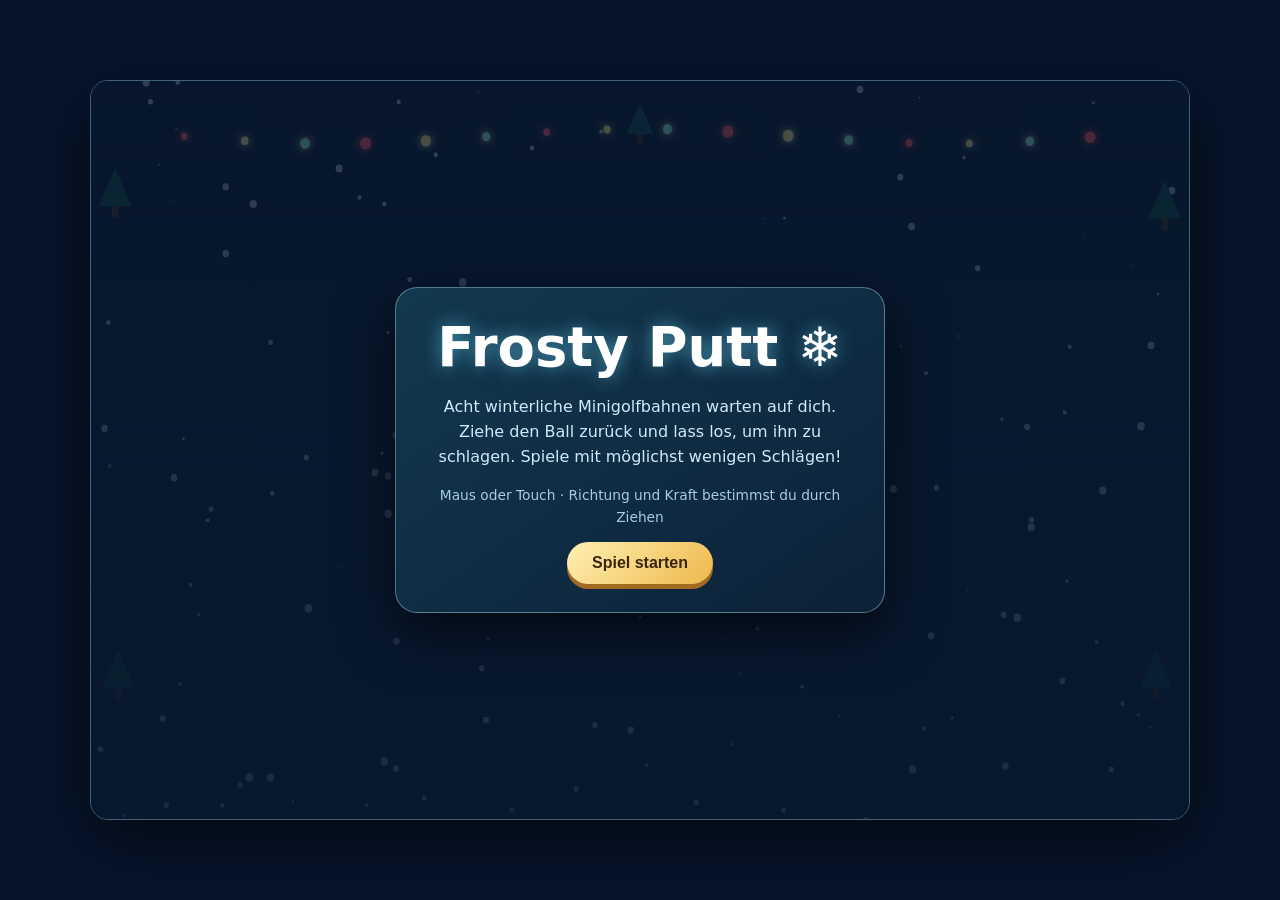
<file: frosty-putt.html>
<!doctype html>
<html lang="de">
<head>
<meta charset="utf-8"><meta name="viewport" content="width=device-width,initial-scale=1,maximum-scale=1,user-scalable=no"><meta name="theme-color" content="#07152b">
<title>Frosty Putt – Winter-Minigolf</title>
<style>
:root{color-scheme:dark;--ice:#dff8ff;--blue:#7cd8f5;--green:#143e39;--gold:#ffd979}*{box-sizing:border-box}html,body{margin:0;width:100%;height:100%;overflow:hidden;background:#07152b;color:var(--ice);font-family:system-ui,-apple-system,Segoe UI,sans-serif}body{display:grid;place-items:center}.game{position:relative;width:min(100vw,150vh);height:min(100vh,66.6667vw);max-width:1100px;max-height:740px;min-height:300px;background:#0a1c34;overflow:hidden;border:1px solid #42617a;border-radius:18px;box-shadow:0 20px 70px #0009}canvas{display:block;width:100%;height:100%;touch-action:none}.hud{position:absolute;inset:12px 14px auto;display:flex;justify-content:space-between;align-items:flex-start;pointer-events:none;gap:8px}.pill{background:#07172de0;border:1px solid #a6d8ed55;border-radius:13px;padding:7px 12px;font-weight:750;box-shadow:0 4px 14px #0004}.stats{display:flex;gap:7px;flex-wrap:wrap}.sound{pointer-events:auto;color:var(--ice);font:inherit;cursor:pointer}.overlay{position:absolute;inset:0;display:grid;place-items:center;background:linear-gradient(#06152ab8,#06152add);padding:18px}.card{width:min(90%,490px);padding:28px;border:1px solid #b8efff66;border-radius:22px;background:linear-gradient(145deg,#143b51f2,#0c2139f5);text-align:center;box-shadow:0 20px 55px #0009}.card h1{margin:0 0 8px;font-size:clamp(2rem,6vw,3.4rem);color:#fff;text-shadow:0 0 18px #70dfff8a}.card p{line-height:1.55;color:#d1eafa}.btn{border:0;border-radius:999px;padding:12px 25px;background:linear-gradient(135deg,#fff0b2,#efb84b);color:#38250a;font-size:1rem;font-weight:850;cursor:pointer;box-shadow:0 5px 0 #a36b21;transition:transform .12s}.btn:hover{transform:translateY(-2px)}.btn:active{transform:translateY(2px);box-shadow:0 2px 0 #a36b21}.small{font-size:.86rem;color:#a8cce0!important}.hide{display:none!important}@media(max-width:600px){.game{width:100vw;height:min(100dvh,150vw);border-radius:0;max-height:none}.hud{inset:8px 8px auto}.pill{padding:6px 8px;font-size:.82rem}.stats{gap:4px}.card{padding:22px}}
</style></head><body>
<main class="game" id="game"><canvas id="canvas" aria-label="Winterliche Minigolfbahn"></canvas><div class="hud hide" id="hud"><div class="stats"><div class="pill" id="holeHud">Bahn 1/8</div><div class="pill" id="strokeHud">Schläge: 0</div><div class="pill" id="parHud">Par: 3</div><div class="pill" id="scoreHud">Gesamt: 0</div></div><button class="pill sound" id="soundBtn" aria-label="Ton umschalten">🔊 Ton</button></div><section class="overlay" id="overlay"><div class="card"><h1 id="title">Frosty Putt ❄️</h1><p id="message">Acht winterliche Minigolfbahnen warten auf dich. Ziehe den Ball zurück und lass los, um ihn zu schlagen. Spiele mit möglichst wenigen Schlägen!</p><p class="small" id="extra">Maus oder Touch · Richtung und Kraft bestimmst du durch Ziehen</p><button class="btn" id="action">Spiel starten</button></div></section></main>
<script>
'use strict';
// Spielfeldkoordinaten sind normiert (0–1000 × 600), damit alle Geräte dieselben Bahnen spielen.
const W=1000,H=600, canvas=document.querySelector('#canvas'),ctx=canvas.getContext('2d'),$=s=>document.querySelector(s);
const levels=[
 // Bahn 1 nach der eingesendeten Skizze: ein gezackter Schneekorridor zwischen vier Dreiecksinseln.
 {par:4,start:[118,468],hole:[874,132],walls:[[55,85,945,85],[945,85,945,515],[945,515,55,515],[55,515,55,85]],rects:[],circles:[],polygons:[[[55,85],[300,85],[55,363]],[[447,85],[803,85],[655,292]],[[207,515],[389,285],[625,515]],[[753,515],[945,256],[945,515]]],terrain:[],water:[],portals:[],mover:null},
 {par:4,start:[115,465],hole:[880,135],walls:[[55,85,945,85],[945,85,945,515],[945,515,55,515],[55,515,55,85],[200,85,200,345],[200,345,500,345],[500,345,500,180]],rects:[[320,405,230,38]],circles:[[700,245,39,'⛄']],terrain:[{x:220,y:105,w:255,h:215,type:'ice'},{x:585,y:350,w:270,h:150,type:'snow'}],water:[[710,435,48]],portals:[],mover:null},
 {par:4,start:[110,300],hole:[887,300],walls:[[55,85,945,85],[945,85,945,515],[945,515,55,515],[55,515,55,85],[300,85,300,235],[300,365,300,515],[520,85,520,235],[520,365,520,515],[740,85,740,235],[740,365,740,515]],rects:[],circles:[[410,300,27,'🎁'],[630,300,30,'⛄']],terrain:[{x:305,y:245,w:205,h:105,type:'ice'}],water:[[185,300,37]],portals:[],mover:{x:625,y:300,len:105,angle:0,speed:1.2}},
 {par:5,start:[112,485],hole:[875,110],walls:[[55,85,945,85],[945,85,945,515],[945,515,55,515],[55,515,55,85],[270,85,270,300],[270,300,490,300],[490,300,490,515],[685,85,685,300],[685,300,855,300]],rects:[[365,115,34,140],[540,385,90,35]],circles:[[170,150,30,'⛄'],[795,435,35,'🎁']],terrain:[{x:290,y:95,w:185,h:180,type:'ice'},{x:500,y:345,w:170,h:150,type:'snow'}],water:[[590,192,38]],portals:[[[350,420],[800,160]]],mover:null},
 {par:6,start:[100,300],hole:[890,300],walls:[[50,70,950,70],[950,70,950,530],[950,530,50,530],[50,530,50,70],[230,70,230,240],[230,360,230,530],[430,70,430,240],[430,360,430,530],[630,70,630,240],[630,360,630,530],[820,70,820,240],[820,360,820,530]],rects:[[300,265,74,70],[500,265,74,70],[700,265,74,70]],circles:[[155,165,29,'⛄'],[870,445,32,'🎁']],terrain:[{x:240,y:245,w:185,h:105,type:'ice'},{x:440,y:245,w:185,h:105,type:'snow'},{x:640,y:245,w:170,h:105,type:'ice'}],water:[[335,165,31],[535,445,34],[735,165,33]],portals:[[[280,450],[760,150]]],mover:{x:530,y:300,len:90,angle:0,speed:1.65}},
 // Bahn 6: eine breite Gabelung bietet einen oberen und einen unteren Umweg.
 {par:5,start:[110,300],hole:[890,300],walls:[[55,85,945,85],[945,85,945,515],[945,515,55,515],[55,515,55,85],[300,85,300,215],[300,385,300,515],[590,85,590,190],[590,410,590,515],[300,215,440,215],[300,385,440,385],[590,190,740,190],[590,410,740,410]],rects:[[430,265,115,70]],circles:[[220,300,34,'🎁'],[780,300,34,'⛄']],terrain:[{x:315,y:105,w:245,h:90,type:'ice'},{x:315,y:405,w:245,h:90,type:'snow'}],water:[[500,130,30],[500,470,30]],portals:[],mover:null,ramps:[{x:350,y:220,w:90,h:36,dir:[1,-.35],boost:300},{x:350,y:344,w:90,h:36,dir:[1,.35],boost:300}]},
 // Bahn 7: versetzte Durchgänge bilden mehrere Möglichkeiten zum Slalom.
 {par:6,start:[105,480],hole:[890,115],walls:[[55,85,945,85],[945,85,945,515],[945,515,55,515],[55,515,55,85],[230,85,230,385],[230,455,230,515],[440,185,440,515],[440,85,440,115],[650,85,650,315],[650,385,650,515],[820,185,820,515],[820,85,820,115],[230,385,350,385],[440,185,555,185],[650,315,745,315]],rects:[[290,165,70,95],[500,315,95,55],[710,115,55,75]],circles:[[160,150,28,'⛄'],[370,450,30,'🎁'],[740,445,31,'⛄']],terrain:[{x:245,y:395,w:180,h:108,type:'ice'},{x:455,y:205,w:180,h:105,type:'ice'}],water:[[370,130,27],[590,465,30]],portals:[],mover:{x:760,y:350,len:88,angle:0,speed:1.35},ramps:[{x:275,y:425,w:90,h:34,dir:[.6,-1],boost:270},{x:470,y:220,w:90,h:34,dir:[1,.3],boost:260}]},
 // Bahn 8: verschlungene Doppelroute mit zwei Rampen zur direkten Abkürzung.
 {par:7,start:[100,300],hole:[895,300],walls:[[50,70,950,70],[950,70,950,530],[950,530,50,530],[50,530,50,70],[240,70,240,205],[240,395,240,530],[450,70,450,250],[450,350,450,530],[660,70,660,205],[660,395,660,530],[820,70,820,245],[820,355,820,530],[240,205,340,205],[240,395,340,395],[450,250,550,250],[450,350,550,350],[660,205,755,205],[660,395,755,395]],rects:[[315,265,95,70],[535,280,90,42],[735,265,56,70]],circles:[[175,155,27,'🎁'],[365,455,30,'⛄'],[565,145,30,'🎁'],[775,455,30,'⛄']],terrain:[{x:250,y:215,w:190,h:30,type:'ice'},{x:465,y:355,w:185,h:30,type:'ice'},{x:675,y:215,w:132,h:30,type:'ice'}],water:[[340,140,25],[550,470,28],[760,140,27]],portals:[[[290,455],[785,145]]],mover:{x:555,y:300,len:95,angle:0,speed:1.7},ramps:[{x:270,y:250,w:90,h:34,dir:[.8,.6],boost:330},{x:685,y:316,w:90,h:34,dir:[1,-.5],boost:330}]}
];
const ball={x:0,y:0,vx:0,vy:0,r:11};let level=0,strokes=0,scores=[],state='menu',drag=null,last=0,acc=0,muted=false,audio=null,particles=[],rampLocks=[],snow=Array.from({length:110},()=>({x:Math.random()*W,y:Math.random()*H,r:1+Math.random()*2.6,s:.3+Math.random()*1.2,drift:(Math.random()-.5)*.45})),stars=Array.from({length:55},()=>({x:Math.random()*W,y:Math.random()*H,r:Math.random()*1.5+.4,p:Math.random()*6}));
const cfg={friction:0.985,iceFriction:0.997,snowFriction:0.94,maxPower:950,wallLoss:.78,holeSpeed:115,step:1/120};
function resize(){const d=Math.min(devicePixelRatio||1,2),r=canvas.getBoundingClientRect();canvas.width=Math.round(r.width*d);canvas.height=Math.round(r.height*d);ctx.setTransform(canvas.width/W,0,0,canvas.height/H,0,0)}addEventListener('resize',resize);resize();
function setState(s){state=s;$('#overlay').classList.toggle('hide',s==='play');$('#hud').classList.toggle('hide',s!=='play');}
function sound(freq=440,dur=.08,wave='sine',vol=.05){if(muted)return;try{audio??=new(window.AudioContext||window.webkitAudioContext)();if(audio.state==='suspended')audio.resume();let o=audio.createOscillator(),g=audio.createGain();o.type=wave;o.frequency.value=freq;g.gain.setValueAtTime(vol,audio.currentTime);g.gain.exponentialRampToValueAtTime(.001,audio.currentTime+dur);o.connect(g);g.connect(audio.destination);o.start();o.stop(audio.currentTime+dur)}catch{}}
function updateHud(){$('#holeHud').textContent=`Bahn ${level+1}/${levels.length}`,$('#strokeHud').textContent=`Schläge: ${strokes}`,$('#parHud').textContent=`Par: ${levels[level].par}`,$('#scoreHud').textContent=`Gesamt: ${scores.reduce((a,b)=>a+b,0)}`}
function startGame(){level=0;scores=[];startLevel();setState('play')}
function startLevel(){strokes=0;ball.x=levels[level].start[0];ball.y=levels[level].start[1];ball.vx=ball.vy=0;rampLocks=(levels[level].ramps||[]).map(()=>false);updateHud()}
function scoreName(n,par){let d=n-par;return d<=-3?'Albatros!':d===-2?'Eagle!':d===-1?'Birdie!':d===0?'Par!':d===1?'Bogey':d===2?'Doppel-Bogey':'Schneegestöber!'}
function finishHole(){if(state!=='play')return;scores.push(strokes);setState('hole');$('#title').textContent=scoreName(strokes,levels[level].par);$('#message').textContent=`Bahn ${level+1}: ${strokes} ${strokes===1?'Schlag':'Schläge'} bei Par ${levels[level].par}.`;$('#extra').textContent=`Bisheriges Gesamtergebnis: ${scores.reduce((a,b)=>a+b,0)} Schläge`;$('#action').textContent=level===levels.length-1?'Auswertung ansehen':'Weiter zur nächsten Bahn';}
function finalScreen(){const total=scores.reduce((a,b)=>a+b,0),par=levels.reduce((a,l)=>a+l.par,0),diff=total-par;let rating=diff<=-4?'Weihnachtsmeister 🏆':diff<=0?'Sternenputter ✨':diff<=5?'Schneeflocken-Profi ❄️':'Rentier-Lehrling 🦌';let best=null;try{best=Number(localStorage.getItem('frostyPuttBest'));if(!best||total<best){localStorage.setItem('frostyPuttBest',total);best=total}}catch{}setState('end');$('#title').textContent=rating;$('#message').textContent=`Du hast ${total} Schläge bei Gesamt-Par ${par} gebraucht (${diff>0?'+':''}${diff}).`;$('#extra').textContent=`${best===total?'Neue Bestleistung! ':'Beste Runde: '+best+' Schläge · '}${levels.length} Bahnen geschafft!` ;$('#action').textContent='Nochmal spielen';}
$('#action').addEventListener('click',()=>{if(state==='menu'||state==='end')startGame();else if(state==='hole'){if(level<levels.length-1){level++;startLevel();setState('play')}else finalScreen()}});$('#soundBtn').addEventListener('click',()=>{muted=!muted;$('#soundBtn').textContent=muted?'🔇 Ton':'🔊 Ton';if(!muted)sound(660,.1)});
function pos(e){const r=canvas.getBoundingClientRect();return{x:(e.clientX-r.left)/r.width*W,y:(e.clientY-r.top)/r.height*H}}
canvas.addEventListener('pointerdown',e=>{if(state!=='play'||Math.hypot(ball.vx,ball.vy)>5)return;let p=pos(e);if(Math.hypot(p.x-ball.x,p.y-ball.y)<34){drag={x:p.x,y:p.y};canvas.setPointerCapture(e.pointerId)}});canvas.addEventListener('pointermove',e=>{if(drag)drag=pos(e)});canvas.addEventListener('pointerup',e=>{if(!drag)return;let p=pos(e),dx=ball.x-p.x,dy=ball.y-p.y,len=Math.hypot(dx,dy),power=Math.min(len*6,cfg.maxPower);if(power>45){ball.vx=dx/Math.max(len,1)*power;ball.vy=dy/Math.max(len,1)*power;strokes++;updateHud();sound(230,.12,'triangle',.09);burst(ball.x,ball.y,10,'#dff8ff')}drag=null});
function burst(x,y,n,color){for(let i=0;i<n;i++){let a=Math.random()*Math.PI*2,s=1+Math.random()*4;particles.push({x,y,vx:Math.cos(a)*s,vy:Math.sin(a)*s,life:.5+Math.random()*.7,color,r:1+Math.random()*3})}}
function reflect(nx,ny,restitution=cfg.wallLoss){let dot=ball.vx*nx+ball.vy*ny;if(dot<0){ball.vx-=(1+restitution)*dot*nx;ball.vy-=(1+restitution)*dot*ny;sound(180,.045,'sine',.018);burst(ball.x,ball.y,4,'#b9f1ff')}}
function collideLine(x1,y1,x2,y2){let dx=x2-x1,dy=y2-y1,L2=dx*dx+dy*dy,t=Math.max(0,Math.min(1,((ball.x-x1)*dx+(ball.y-y1)*dy)/L2)),px=x1+t*dx,py=y1+t*dy,dist=Math.hypot(ball.x-px,ball.y-py);if(dist<ball.r){let nx=(ball.x-px)/(dist||1),ny=(ball.y-py)/(dist||1);ball.x=px+nx*ball.r;ball.y=py+ny*ball.r;reflect(nx,ny)}}
function circleHit(x,y,r){let dx=ball.x-x,dy=ball.y-y,d=Math.hypot(dx,dy),min=ball.r+r;if(d<min){let nx=dx/(d||1),ny=dy/(d||1);ball.x=x+nx*min;ball.y=y+ny*min;reflect(nx,ny,.82)}}
function polygonHit(vertices){let inside=false,closest=null,best=Infinity;for(let i=0,j=vertices.length-1;i<vertices.length;j=i++){let [ax,ay]=vertices[j],[bx,by]=vertices[i];if((ay>ball.y)!==(by>ball.y)&&ball.x<(bx-ax)*(ball.y-ay)/(by-ay)+ax)inside=!inside;let dx=bx-ax,dy=by-ay,t=Math.max(0,Math.min(1,((ball.x-ax)*dx+(ball.y-ay)*dy)/(dx*dx+dy*dy))),px=ax+t*dx,py=ay+t*dy,d=Math.hypot(ball.x-px,ball.y-py);if(d<best){best=d;closest={px,py,ax,ay,bx,by}}}if(!closest||(!inside&&best>=ball.r))return;let cx=vertices.reduce((n,p)=>n+p[0],0)/vertices.length,cy=vertices.reduce((n,p)=>n+p[1],0)/vertices.length,ex=closest.bx-closest.ax,ey=closest.by-closest.ay,nx=-ey,ny=ex,nl=Math.hypot(nx,ny)||1;nx/=nl;ny/=nl;if((cx-closest.ax)*nx+(cy-closest.ay)*ny>0){nx=-nx;ny=-ny}ball.x=closest.px+nx*(ball.r+1);ball.y=closest.py+ny*(ball.r+1);reflect(nx,ny,.78)}
function rectHit(x,y,w,h){let px=Math.max(x,Math.min(ball.x,x+w)),py=Math.max(y,Math.min(ball.y,y+h)),dx=ball.x-px,dy=ball.y-py,d=Math.hypot(dx,dy);if(d<ball.r){if(d>0){let nx=dx/d,ny=dy/d;ball.x=px+nx*ball.r;ball.y=py+ny*ball.r;reflect(nx,ny,.8)}else{let sides=[[Math.abs(ball.x-x),-1,0],[Math.abs(x+w-ball.x),1,0],[Math.abs(ball.y-y),0,-1],[Math.abs(y+h-ball.y),0,1]].sort((a,b)=>a[0]-b[0]);let q=sides[0];ball.x+=q[1]*(ball.r+1);ball.y+=q[2]*(ball.r+1);reflect(q[1],q[2],.8)}}}
function update(dt){for(const f of snow){f.y+=f.s*dt*55;f.x+=f.drift*dt*55;if(f.y>H+5){f.y=-5;f.x=Math.random()*W}}for(const p of particles){p.x+=p.vx*dt*60;p.y+=p.vy*dt*60;p.vx*=.97;p.vy*=.97;p.life-=dt}particles=particles.filter(p=>p.life>0);if(state!=='play')return;let L=levels[level];if(L.mover)L.mover.angle+=dt*L.mover.speed;
 const speed=Math.hypot(ball.vx,ball.vy);if(speed>0.5){let friction=cfg.friction;for(const t of L.terrain)if(ball.x>t.x&&ball.x<t.x+t.w&&ball.y>t.y&&ball.y<t.y+t.h)friction=t.type==='ice'?cfg.iceFriction:cfg.snowFriction;let factor=Math.pow(friction,dt*60);ball.vx*=factor;ball.vy*=factor;ball.x+=ball.vx*dt;ball.y+=ball.vy*dt}else ball.vx=ball.vy=0;
 for(const wall of L.walls)collideLine(...wall);for(const r of L.rects)rectHit(...r);for(const [x,y,r] of L.circles)circleHit(x,y,r);for(const poly of L.polygons||[])polygonHit(poly);if(L.mover){let m=L.mover,dx=Math.cos(m.angle)*m.len/2,dy=Math.sin(m.angle)*m.len/2;collideLine(m.x-dx,m.y-dy,m.x+dx,m.y+dy)}
 // Rampen geben beim ersten Überrollen einen kurzen Schubs in ihre Zielrichtung.
 for(let i=0;i<(L.ramps||[]).length;i++){let r=L.ramps[i],inside=ball.x>r.x&&ball.x<r.x+r.w&&ball.y>r.y&&ball.y<r.y+r.h;if(!inside)rampLocks[i]=false;else if(!rampLocks[i]&&Math.hypot(ball.vx,ball.vy)>100){let d=Math.hypot(r.dir[0],r.dir[1])||1;ball.vx+=r.dir[0]/d*r.boost;ball.vy+=r.dir[1]/d*r.boost;rampLocks[i]=true;burst(ball.x,ball.y,12,'#ffe39a');sound(360,.12,'triangle',.055)}}
 for(const [x,y,r] of L.water)if(Math.hypot(ball.x-x,ball.y-y)<r+ball.r){ball.x=L.start[0];ball.y=L.start[1];ball.vx=ball.vy=0;strokes++;updateHud();sound(125,.3,'sine',.1);burst(x,y,18,'#73d8ff')}
 for(const [[x1,y1],[x2,y2]] of L.portals)if(Math.hypot(ball.x-x1,ball.y-y1)<27){ball.x=x2+33;ball.y=y2;ball.vx*=.7;ball.vy*=.7;burst(x1,y1,12,'#e8aaff');burst(x2,y2,12,'#e8aaff');sound(650,.2,'sine',.05)}
 let hd=Math.hypot(ball.x-L.hole[0],ball.y-L.hole[1]);if(hd<20&&Math.hypot(ball.vx,ball.vy)<cfg.holeSpeed){ball.x=L.hole[0];ball.y=L.hole[1];ball.vx=ball.vy=0;sound(880,.4,'sine',.1);burst(ball.x,ball.y,35,'#ffd979');setTimeout(finishHole,500)}
}
function roundedRect(x,y,w,h,r,fill,stroke){ctx.beginPath();ctx.roundRect(x,y,w,h,r);ctx.fillStyle=fill;ctx.fill();if(stroke){ctx.strokeStyle=stroke;ctx.lineWidth=4;ctx.stroke()}}
function draw(){ctx.clearRect(0,0,W,H);let bg=ctx.createLinearGradient(0,0,0,H);bg.addColorStop(0,'#08182f');bg.addColorStop(1,'#122c45');ctx.fillStyle=bg;ctx.fillRect(0,0,W,H);stars.forEach(s=>{ctx.globalAlpha=.35+.45*Math.sin(performance.now()*.001+s.p);ctx.fillStyle='#d7f6ff';ctx.beginPath();ctx.arc(s.x,s.y,s.r,0,Math.PI*2);ctx.fill()});ctx.globalAlpha=1;for(const f of snow){ctx.fillStyle='#effbff';ctx.globalAlpha=.65;ctx.beginPath();ctx.arc(f.x,f.y,f.r,0,Math.PI*2);ctx.fill()}ctx.globalAlpha=1;if(state==='menu'){drawDecorations();requestAnimationFrame(draw);return}const L=levels[level]||levels[4];
 // Bahnfläche und Streifenbande
 ctx.save();ctx.beginPath();L.walls.slice(0,4).forEach(([x1,y1,x2,y2],i)=>{if(!i)ctx.moveTo(x1,y1);ctx.lineTo(x2,y2)});ctx.closePath();ctx.fillStyle='#e9f6f0';ctx.fill();ctx.lineWidth=17;ctx.strokeStyle='#8b4d38';ctx.stroke();ctx.setLineDash([13,11]);ctx.lineWidth=6;ctx.strokeStyle='#f8eee0';ctx.stroke();ctx.setLineDash([]);ctx.restore();
 // Innenbanden bekommen denselben gestreiften Holzrand.
 ctx.save();ctx.lineCap='round';for(const wall of L.walls.slice(4)){ctx.beginPath();ctx.moveTo(wall[0],wall[1]);ctx.lineTo(wall[2],wall[3]);ctx.lineWidth=14;ctx.strokeStyle='#8b4d38';ctx.stroke();ctx.setLineDash([10,9]);ctx.lineWidth=5;ctx.strokeStyle='#f8eee0';ctx.stroke();ctx.setLineDash([])}ctx.restore();
 // Dreieckige Hindernisse werden als feste Inseln mit weichem Schneerand gezeichnet.
 for(const poly of L.polygons||[]){ctx.beginPath();poly.forEach(([x,y],i)=>i?ctx.lineTo(x,y):ctx.moveTo(x,y));ctx.closePath();ctx.fillStyle='#b97b59';ctx.fill();ctx.lineWidth=5;ctx.strokeStyle='#8b4d38';ctx.stroke()}
 for(const t of L.terrain){ctx.fillStyle=t.type==='ice'?'#9eeaff80':'#ffffff9c';ctx.beginPath();ctx.roundRect(t.x,t.y,t.w,t.h,14);ctx.fill();ctx.strokeStyle=t.type==='ice'?'#d9faff':'#fff';ctx.lineWidth=3;ctx.stroke();ctx.fillStyle=t.type==='ice'?'#e8fcff':'#c7d9df';ctx.font='20px sans-serif';ctx.fillText(t.type==='ice'?'❄':'☁',t.x+9,t.y+25)}
 for(const r of L.ramps||[]){ctx.save();ctx.fillStyle='#a95d38';ctx.strokeStyle='#713b2c';ctx.lineWidth=3;ctx.beginPath();ctx.roundRect(r.x,r.y,r.w,r.h,6);ctx.fill();ctx.stroke();ctx.strokeStyle='#f4d28a';ctx.lineWidth=3;ctx.beginPath();ctx.moveTo(r.x+8,r.y+r.h-6);ctx.lineTo(r.x+r.w-8,r.y+6);ctx.stroke();let cx=r.x+r.w/2,cy=r.y+r.h/2,angle=Math.atan2(r.dir[1],r.dir[0]);ctx.translate(cx,cy);ctx.rotate(angle);ctx.fillStyle='#fff3c4';ctx.font='bold 21px sans-serif';ctx.textAlign='center';ctx.fillText('➜',0,7);ctx.restore()}
 for(const r of L.rects){roundedRect(...r,8,'#c87a46','#854329');ctx.fillStyle='#ffe2a1';ctx.fillRect(r[0]+6,r[1]+6,r[2]-12,5)}for(const [x,y,r,emoji] of L.circles){ctx.fillStyle='#c5d7df';ctx.beginPath();ctx.arc(x+4,y+7,r,0,7);ctx.fill();ctx.fillStyle='#fff';ctx.beginPath();ctx.arc(x,y,r,0,7);ctx.fill();ctx.font=`${r*1.2}px sans-serif`;ctx.textAlign='center';ctx.textBaseline='middle';ctx.fillText(emoji,x,y+1);ctx.textAlign='start';ctx.textBaseline='alphabetic'}
 for(const [x,y,r] of L.water){let g=ctx.createRadialGradient(x,y,3,x,y,r);g.addColorStop(0,'#061c39');g.addColorStop(.7,'#125581');g.addColorStop(1,'#9ceaff');ctx.fillStyle=g;ctx.beginPath();ctx.arc(x,y,r,0,7);ctx.fill();ctx.strokeStyle='#d7f8ff';ctx.lineWidth=3;ctx.stroke()}
 for(const [[x,y],[xx,yy]] of L.portals){[ [x,y], [xx,yy] ].forEach((p,i)=>{ctx.shadowBlur=19;ctx.shadowColor=i?'#f5aaff':'#aaffec';ctx.strokeStyle=i?'#f2a9ff':'#95ffdd';ctx.lineWidth=7;ctx.beginPath();ctx.arc(p[0],p[1],19,0,7);ctx.stroke();ctx.shadowBlur=0;ctx.fillStyle='#fff';ctx.font='18px sans-serif';ctx.fillText('✦',p[0]-7,p[1]+6)})}
 if(L.mover){let m=L.mover,dx=Math.cos(m.angle)*m.len/2,dy=Math.sin(m.angle)*m.len/2;ctx.lineCap='round';ctx.strokeStyle='#ed4545';ctx.lineWidth=17;ctx.beginPath();ctx.moveTo(m.x-dx,m.y-dy);ctx.lineTo(m.x+dx,m.y+dy);ctx.stroke();ctx.strokeStyle='#fff';ctx.lineWidth=5;ctx.setLineDash([13,12]);ctx.stroke();ctx.setLineDash([]);ctx.lineCap='butt'}
 // Loch mit Sternflagge
 ctx.fillStyle='#071224';ctx.beginPath();ctx.ellipse(L.hole[0],L.hole[1],20,14,0,0,7);ctx.fill();ctx.strokeStyle='#9cb3bd';ctx.lineWidth=3;ctx.stroke();ctx.strokeStyle='#684b37';ctx.lineWidth=4;ctx.beginPath();ctx.moveTo(L.hole[0]+8,L.hole[1]-5);ctx.lineTo(L.hole[0]+8,L.hole[1]-64);ctx.stroke();ctx.fillStyle='#e34650';ctx.beginPath();ctx.moveTo(L.hole[0]+9,L.hole[1]-63);ctx.lineTo(L.hole[0]+51,L.hole[1]-53);ctx.lineTo(L.hole[0]+9,L.hole[1]-39);ctx.fill();ctx.fillStyle='#ffe9a0';ctx.font='19px sans-serif';ctx.fillText('✦',L.hole[0]+19,L.hole[1]-48);
 drawDecorations();for(const p of particles){ctx.globalAlpha=Math.min(1,p.life*2);ctx.fillStyle=p.color;ctx.beginPath();ctx.arc(p.x,p.y,p.r,0,7);ctx.fill()}ctx.globalAlpha=1;
 // Zielhilfe und Kraftanzeige
 if(drag){let dx=ball.x-drag.x,dy=ball.y-drag.y,len=Math.min(Math.hypot(dx,dy),cfg.maxPower/6),scale=len/(Math.hypot(dx,dy)||1);dx*=scale;dy*=scale;ctx.save();ctx.setLineDash([10,9]);ctx.lineWidth=5;ctx.strokeStyle='#102f49';ctx.shadowColor='#fff';ctx.shadowBlur=3;ctx.beginPath();ctx.moveTo(ball.x,ball.y);ctx.lineTo(ball.x+dx*1.3,ball.y+dy*1.3);ctx.stroke();ctx.setLineDash([]);ctx.restore();let power=Math.min(len*6/cfg.maxPower,1),bw=125;roundedRect(ball.x-62,ball.y+22,bw,12,6,'#102a3c','#fff9');roundedRect(ball.x-60,ball.y+24,(bw-4)*power,8,4,power>.72?'#ff6962':'#ffd66f');}
 // Ball glänzende Christbaumkugel
 let grad=ctx.createRadialGradient(ball.x-4,ball.y-5,1,ball.x,ball.y,ball.r+2);grad.addColorStop(0,'#fff');grad.addColorStop(.25,'#ffaaa0');grad.addColorStop(.65,'#e6474c');grad.addColorStop(1,'#84222e');ctx.fillStyle=grad;ctx.beginPath();ctx.arc(ball.x,ball.y,ball.r,0,7);ctx.fill();ctx.strokeStyle='#ffe2a1';ctx.lineWidth=2;ctx.stroke();ctx.fillStyle='#f5d57c';ctx.fillRect(ball.x-3,ball.y-ball.r-4,6,5);
 requestAnimationFrame(draw)}
function drawDecorations(){// kleine Bäume außerhalb der Bahn und blinkende Lichter
 for(const [x,y,s] of [[22,98,1],[978,108,1],[25,490,1],[970,490,1],[500,40,.8]]){ctx.fillStyle='#135347';ctx.beginPath();ctx.moveTo(x,y-27*s);ctx.lineTo(x-15*s,y+4*s);ctx.lineTo(x+15*s,y+4*s);ctx.closePath();ctx.fill();ctx.fillStyle='#4b3429';ctx.fillRect(x-3*s,y+4*s,6*s,9*s)}
 for(let i=0;i<16;i++){let x=85+i*55,y=45+Math.sin(i*.62)*6;ctx.shadowBlur=8;ctx.shadowColor=i%3===0?'#ff5767':'#fff1a2';ctx.fillStyle=i%3===0?'#ff596b':i%3===1?'#ffe789':'#92f4df';ctx.beginPath();ctx.arc(x,y,4+Math.sin(performance.now()*.004+i)*1,0,7);ctx.fill()}ctx.shadowBlur=0}
function loop(t){let dt=Math.min((t-last)/1000||0,.05);last=t;acc+=dt;while(acc>=cfg.step){update(cfg.step);acc-=cfg.step}requestAnimationFrame(loop)}requestAnimationFrame(loop);requestAnimationFrame(draw);
</script></body></html>
</file>
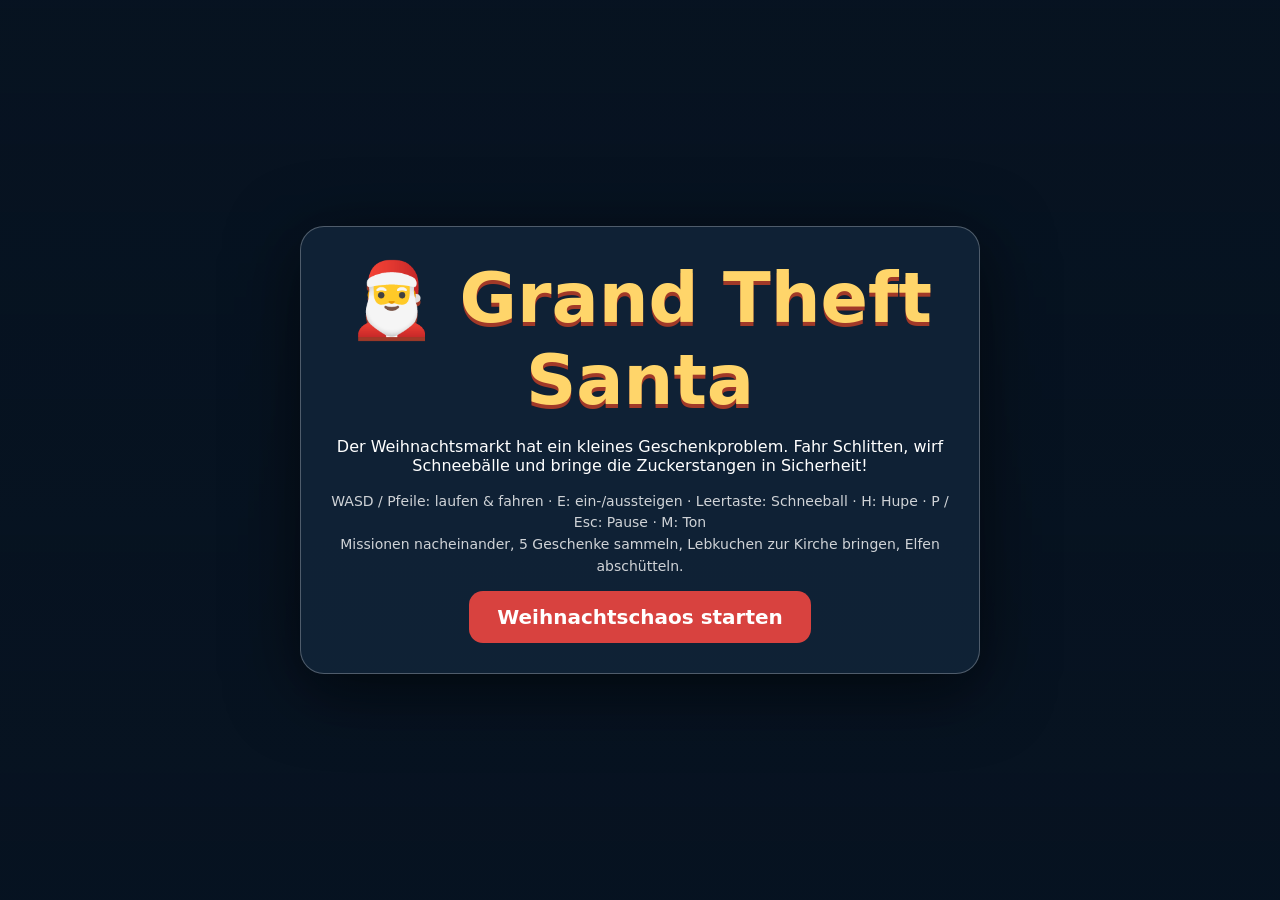
<file: grand_theft_santa.html>
<!doctype html>
<html lang="de"><head><meta charset="utf-8"><meta name="viewport" content="width=device-width,initial-scale=1,maximum-scale=1,user-scalable=no"><title>Grand Theft Santa</title>
<style>
*{box-sizing:border-box}html,body{margin:0;width:100%;height:100%;min-height:100%;overflow:hidden;background:#071321;color:#fff;font:16px system-ui,Segoe UI,sans-serif}canvas{position:fixed;inset:0;display:block;width:100vw;height:100vh;height:100dvh;touch-action:none;outline:none}#overlay{position:fixed;inset:0;display:grid;place-items:center;background:linear-gradient(#071321aa,#071321df);text-align:center;padding:20px}#card{max-width:680px;padding:30px;border:1px solid #ffffff44;border-radius:24px;background:#102438eF;box-shadow:0 15px 70px #0009}h1{font-size:clamp(36px,8vw,70px);margin:0;color:#ffd56a;text-shadow:0 4px #a13928}button{border:0;border-radius:14px;background:#d8423f;color:white;font:bold 20px system-ui;padding:14px 28px;cursor:pointer}.small{opacity:.8;font-size:14px;line-height:1.55}.touch{position:fixed;bottom:18px;left:18px;width:126px;height:126px;border-radius:50%;background:#cdeaff30;border:2px solid #ffffff66;display:none;touch-action:none}.nub{position:absolute;width:48px;height:48px;left:37px;top:37px;border-radius:50%;background:#fff8}.acts{position:fixed;right:16px;bottom:18px;display:none;gap:10px}.acts button{width:62px;height:62px;padding:0;border-radius:50%;font-size:14px;background:#b63440dd;border:1px solid #fff8}.acts button:nth-child(2){background:#277b64dd}
@media(pointer:coarse){.touch,.acts{display:block}.acts{display:flex}}
</style></head><body><canvas id="c" tabindex="0" aria-label="Grand Theft Santa Spielfeld"></canvas><div id="overlay"><div id="card"><h1>🎅 Grand Theft Santa</h1><p>Der Weihnachtsmarkt hat ein kleines Geschenkproblem. Fahr Schlitten, wirf Schneebälle und bringe die Zuckerstangen in Sicherheit!</p><p class="small">WASD / Pfeile: laufen & fahren · E: ein-/aussteigen · Leertaste: Schneeball · H: Hupe · P / Esc: Pause · M: Ton<br>Missionen nacheinander, 5 Geschenke sammeln, Lebkuchen zur Kirche bringen, Elfen abschütteln.</p><button id="start">Weihnachtschaos starten</button></div></div><div class="touch" id="joy"><div class="nub" id="nub"></div></div><div class="acts"><button id="throw">❄︎</button><button id="enter">E</button></div>
<script>
// Grand Theft Santa — alle Weltgrafiken werden zur Laufzeit auf Canvas gezeichnet.
const CFG={worldW:1800,worldH:1200,walk:175,carAccel:250,friction:.965,missionTime:60,npcCount:22};
const canvas=document.querySelector('#c'),ctx=canvas.getContext('2d'),overlay=document.querySelector('#overlay');let W,H,dpr;
function resize(){dpr=Math.min(devicePixelRatio||1,2);const r=canvas.getBoundingClientRect();W=Math.max(1,Math.round(r.width));H=Math.max(1,Math.round(r.height));canvas.width=Math.round(W*dpr);canvas.height=Math.round(H*dpr);ctx.setTransform(dpr,0,0,dpr,0,0)}addEventListener('resize',resize);if(window.visualViewport)visualViewport.addEventListener('resize',resize);resize();
const clamp=(v,a,b)=>Math.max(a,Math.min(b,v)),dist=(a,b)=>Math.hypot(a.x-b.x,a.y-b.y),rand=(a,b)=>a+Math.random()*(b-a);
class Camera{constructor(){this.x=0;this.y=0;this.zoom=1;this.shake=0;this.ready=false}update(p,dt){this.zoom+=( (p.vehicle?1.08:1)-this.zoom)*Math.min(1,dt*2);const viewW=W/this.zoom,viewH=H/this.zoom;const targetX=CFG.worldW<=viewW?CFG.worldW/2:clamp(p.x,viewW/2,CFG.worldW-viewW/2);const targetY=CFG.worldH<=viewH?CFG.worldH/2:clamp(p.y,viewH/2,CFG.worldH-viewH/2);if(!this.ready){this.x=targetX;this.y=targetY;this.ready=true}else{this.x+=(targetX-this.x)*Math.min(1,dt*5);this.y+=(targetY-this.y)*Math.min(1,dt*5)}this.shake=Math.max(0,this.shake-dt*20)}begin(){ctx.save();const z=dpr*this.zoom;ctx.setTransform(z,0,0,z,dpr*(W/2-this.x*this.zoom+rand(-this.shake,this.shake)),dpr*(H/2-this.y*this.zoom+rand(-this.shake,this.shake)))}end(){ctx.restore()}}
class Particles{constructor(){this.a=[]}burst(x,y,color,n=12){for(let i=0;i<n;i++)this.a.push({x,y,vx:rand(-100,100),vy:rand(-120,80),life:rand(.3,.9),max:.9,color,r:rand(2,5)})}update(dt){for(const p of this.a){p.x+=p.vx*dt;p.y+=p.vy*dt;p.vy+=100*dt;p.life-=dt}this.a=this.a.filter(p=>p.life>0)}draw(){for(const p of this.a){ctx.globalAlpha=clamp(p.life/p.max,0,1);ctx.fillStyle=p.color;ctx.beginPath();ctx.arc(p.x,p.y,p.r,0,7);ctx.fill()}ctx.globalAlpha=1}}
class Player{constructor(){this.x=850;this.y=650;this.vx=0;this.vy=0;this.dir=0;this.vehicle=null;this.heat=100;this.cool=0;this.gifts=0}update(g,dt){let ix=(g.keys.has('d')||g.keys.has('arrowright')?1:0)-(g.keys.has('a')||g.keys.has('arrowleft')?1:0)+g.touchX,iy=(g.keys.has('s')||g.keys.has('arrowdown')?1:0)-(g.keys.has('w')||g.keys.has('arrowup')?1:0)+g.touchY;let l=Math.hypot(ix,iy);if(l>1){ix/=l;iy/=l}if(this.vehicle){let v=this.vehicle;v.angle+=ix*dt*(1.7+Math.abs(v.speed)*.004);v.speed-=iy*CFG.carAccel*dt;v.speed*=Math.pow(CFG.friction,dt*60);v.speed=clamp(v.speed,-125,300);v.x+=Math.sin(v.angle)*v.speed*dt;v.y-=Math.cos(v.angle)*v.speed*dt;g.collide(v);this.x=v.x;this.y=v.y;if(Math.abs(v.speed)>210&&Math.random()<dt*5)g.particles.burst(v.x,v.y,'#dff8ff',2);return}this.vx=ix*CFG.walk;this.vy=iy*CFG.walk;if(l)this.dir=Math.atan2(iy,ix);this.x=clamp(this.x+this.vx*dt,20,CFG.worldW-20);this.y=clamp(this.y+this.vy*dt,20,CFG.worldH-20);this.cool=Math.max(0,this.cool-dt)}draw(){if(this.vehicle)return;ctx.save();ctx.translate(this.x,this.y);ctx.rotate(this.dir);ctx.fillStyle='#f8f2df';ctx.beginPath();ctx.ellipse(0,0,13,9,0,0,7);ctx.fill();ctx.fillStyle='#d83f40';ctx.fillRect(-5,-8,10,15);ctx.fillStyle='#ffe2b2';ctx.beginPath();ctx.arc(7,0,6,0,7);ctx.fill();ctx.fillStyle='#e94d48';ctx.beginPath();ctx.arc(8,-2,7,Math.PI,0);ctx.fill();ctx.restore()}}
class Vehicle{constructor(x,y,type,color){this.x=x;this.y=y;this.type=type;this.color=color;this.angle=0;this.speed=0;this.w=type==='Schlitten'?42:48;this.h=type==='Schlitten'?26:34}draw(){ctx.save();ctx.translate(this.x,this.y);ctx.rotate(this.angle-Math.PI/2);ctx.fillStyle='#111';ctx.fillRect(-this.w/2-3,-this.h/2,this.w+6,this.h);ctx.fillStyle=this.color;ctx.fillRect(-this.w/2,-this.h/2+3,this.w,this.h-6);ctx.fillStyle='#bdeeff';ctx.fillRect(-7,-this.h/2+5,15,this.h-10);ctx.fillStyle='#fff5aa';ctx.fillRect(this.w/2-3,-this.h/2+5,4,5);ctx.fillRect(this.w/2-3,this.h/2-10,4,5);if(this.type==='Schlitten'){ctx.fillStyle='#ffd665';ctx.font='17px serif';ctx.fillText('🦌',-9,5)}ctx.restore()}}
class NPC{constructor(x,y){this.x=x;this.y=y;this.tx=x;this.ty=y;this.panic=0;this.talk='';this.talkTime=0;this.color=['#42a27c','#e5a347','#9f7bbd','#d45b5b'][Math.floor(Math.random()*4)]}update(g,dt){if(Math.hypot(this.x-g.player.x,this.y-g.player.y)<95){this.panic=2;let a=Math.atan2(this.y-g.player.y,this.x-g.player.x);this.tx=this.x+Math.cos(a)*100;this.ty=this.y+Math.sin(a)*100}this.panic=Math.max(0,this.panic-dt);this.talkTime-=dt;if(dist(this,this)<0)return;let dx=this.tx-this.x,dy=this.ty-this.y,l=Math.hypot(dx,dy);if(l<10||Math.random()<dt*.08){this.tx=rand(250,1550);this.ty=rand(200,1000)}else{this.x+=dx/l*(this.panic?95:26)*dt;this.y+=dy/l*(this.panic?95:26)*dt}}draw(){ctx.fillStyle=this.color;ctx.beginPath();ctx.arc(this.x,this.y,8,0,7);ctx.fill();ctx.fillStyle='#f4d4b2';ctx.beginPath();ctx.arc(this.x,this.y-9,6,0,7);ctx.fill();if(this.talkTime>0){ctx.fillStyle='white';ctx.font='bold 12px system-ui';ctx.fillText(this.talk,this.x-18,this.y-23)}}}
class Police{constructor(){this.x=1450;this.y=900;this.angle=0}update(g,dt){if(g.wanted<=0)return;let a=Math.atan2(g.player.y-this.y,g.player.x-this.x);this.angle=a;let speed=65+g.wanted*24;this.x+=Math.cos(a)*speed*dt;this.y+=Math.sin(a)*speed*dt;if(dist(this,g.player)<30){g.player.heat-=dt*7;g.camera.shake=4;if(g.player.heat<=0)g.gameover=true}}draw(g){if(!g.wanted)return;ctx.save();ctx.translate(this.x,this.y);ctx.rotate(this.angle);ctx.fillStyle='#397fa0';ctx.fillRect(-15,-10,30,20);ctx.fillStyle='#ff6b5f';ctx.fillRect(-5,-12,10,4);ctx.fillStyle='white';ctx.font='12px system-ui';ctx.fillText('ELF',-10,4);ctx.restore()}}
class UI{draw(g){ctx.setTransform(dpr,0,0,dpr,0,0);ctx.fillStyle='#071827dd';ctx.fillRect(12,12,300,110);ctx.fillStyle='#fff';ctx.font='bold 18px system-ui';ctx.fillText('🍬 '+g.score+'   ❄ '+g.wanted+'/5',25,40);ctx.font='14px system-ui';ctx.fillText('Wärme',25,64);ctx.fillStyle='#5d2930';ctx.fillRect(80,53,190,12);ctx.fillStyle='#ffbd61';ctx.fillRect(80,53,190*g.player.heat/100,12);let m=g.mission;ctx.fillStyle='#fff';ctx.fillText(m.text,25,91);if(m.timer!=null)ctx.fillText(Math.ceil(m.timer)+' s',250,91);this.map(g);if(g.paused||g.gameover||g.won){ctx.fillStyle='#06111ddd';ctx.fillRect(0,0,W,H);ctx.textAlign='center';ctx.font='bold 42px system-ui';ctx.fillStyle='#ffd56a';ctx.fillText(g.gameover?'Die Elfen haben dich eingepackt!':g.won?'Weihnachten gerettet!':'Pause',W/2,H/2-22);ctx.font='18px system-ui';ctx.fillStyle='white';ctx.fillText('P / Esc zum Fortsetzen · R für Neustart',W/2,H/2+25);ctx.textAlign='left'}}map(g){let x=W-160,y=18,s=140;ctx.fillStyle='#06111dcc';ctx.fillRect(x-6,y-6,s+12,s+12);ctx.fillStyle='#cce6ef';ctx.fillRect(x,y,s,s);ctx.fillStyle='#526b75';ctx.fillRect(x,y+52,s,22);ctx.fillStyle='#d6b87a';ctx.fillRect(x+48,y+62,34,27);for(const p of [g.player,...g.cars,...g.npcs]){ctx.fillStyle=p===g.player?'#e7423c':p instanceof Vehicle?'#296b5d':'#455c63';ctx.fillRect(x+p.x/CFG.worldW*s-2,y+p.y/CFG.worldH*s-2,4,4)}}}
class Game{constructor(){this.keys=new Set;this.player=new Player;this.camera=new Camera;this.particles=new Particles;this.ui=new UI;this.cars=[new Vehicle(780,630,'Schlitten','#a93038'),new Vehicle(1100,510,'Lieferwagen','#e6aa44'),new Vehicle(420,800,'Schneemobil','#348b89')];this.npcs=Array.from({length:CFG.npcCount},()=>new NPC(rand(550,1050),rand(490,780)));this.police=new Police;this.wanted=0;this.score=0;this.high=0;this.paused=false;this.gameover=false;this.won=false;this.touchX=0;this.touchY=0;this.missionIndex=0;this.missions=[{text:'Mission 1: Sammle 5 Geschenke am Markt',goal:5},{text:'Mission 2: Bring Lebkuchen zur Kirche!',goal:1},{text:'Mission 3: Entkomme den Elfen bei 3 Flocken!',goal:3}];this.mission={text:this.missions[0].text};this.gifts=[];for(let i=0;i<8;i++)this.gifts.push({x:rand(610,990),y:rand(510,740),on:true});this.buildings=[];for(let y=170;y<1100;y+=220)for(let x=100;x<1700;x+=250)if(!(x>480&&x<1200&&y>420&&y<820))this.buildings.push({x,y,w:130,h:105});this.snow=Array.from({length:180},()=>({x:rand(0,W),y:rand(0,H),r:rand(1,3),v:rand(30,100)}));this.last=0;this.bind()}
bind(){addEventListener('keydown',e=>{let k=e.key.toLowerCase();this.keys.add(k);if([' ','arrowup','arrowdown','arrowleft','arrowright'].includes(k))e.preventDefault();if(k==='p'||k==='escape')this.paused=!this.paused;if(k==='r')this.restart();if(k==='e')this.toggleCar();if(k===' '&&!this.paused)this.throwBall();if(k==='h')this.honk();if(k==='m')audio.toggle()});addEventListener('keyup',e=>this.keys.delete(e.key.toLowerCase()));let joy=document.querySelector('#joy'),nub=document.querySelector('#nub');const move=e=>{let r=joy.getBoundingClientRect(),dx=e.clientX-(r.left+r.width/2),dy=e.clientY-(r.top+r.height/2),l=Math.max(1,Math.hypot(dx,dy));this.touchX=clamp(dx/l,-1,1)*Math.min(l/45,1);this.touchY=clamp(dy/l,-1,1)*Math.min(l/45,1);nub.style.transform=`translate(${this.touchX*36}px,${this.touchY*36}px)`};joy.onpointerdown=e=>{joy.setPointerCapture(e.pointerId);move(e)};joy.onpointermove=e=>{if(e.buttons)move(e)};joy.onpointerup=()=>{this.touchX=this.touchY=0;nub.style.transform=''};document.querySelector('#throw').onclick=()=>this.throwBall();document.querySelector('#enter').onclick=()=>this.toggleCar()}
toggleCar(){if(this.player.vehicle){this.player.vehicle=null;return}let v=this.cars.find(v=>dist(v,this.player)<55);if(v){this.player.vehicle=v;this.player.x=v.x;this.player.y=v.y}}
throwBall(){if(this.player.vehicle||this.player.cool>0||this.paused)return;this.player.cool=.65;let p=this.player;this.particles.burst(p.x+Math.cos(p.dir)*20,p.y+Math.sin(p.dir)*20,'#f5ffff',5);audio.beep(520,.06);let n=this.npcs.find(n=>dist(n,p)<115);if(n){n.panic=4;n.talk='Ho ho!';n.talkTime=1.5;this.wanted=clamp(this.wanted+1,0,5);this.score+=40;this.particles.burst(n.x,n.y,'#ffd35a',14);if(Math.random()<.55)this.gifts.push({x:n.x+8,y:n.y,on:true})}}
honk(){audio.beep(210,.18);for(const n of this.npcs)if(dist(n,this.player)<100){n.panic=2;n.talk='Hupsi!';n.talkTime=1}}
collide(v){for(const b of this.buildings){if(v.x+v.w/2>b.x&&v.x-v.w/2<b.x+b.w&&v.y+v.h/2>b.y&&v.y-v.h/2<b.y+b.h){v.x-=Math.sin(v.angle)*v.speed*.04;v.y+=Math.cos(v.angle)*v.speed*.04;v.speed*=-.35;this.camera.shake=7;this.particles.burst(v.x,v.y,'#fff',12)}}v.x=clamp(v.x,25,CFG.worldW-25);v.y=clamp(v.y,25,CFG.worldH-25)}
update(dt){if(this.paused||this.gameover||this.won)return;this.player.update(this,dt);this.npcs.forEach(n=>n.update(this,dt));this.police.update(this,dt);this.particles.update(dt);this.camera.update(this.player,dt);for(const gift of this.gifts)if(gift.on&&dist(gift,this.player)<28){gift.on=false;this.score+=100;this.player.gifts++;audio.beep(800,.08);if(this.missionIndex===0&&this.player.gifts>=5)this.completeMission()}let m=this.missions[this.missionIndex];if(this.missionIndex===1){this.mission.timer=(this.mission.timer??CFG.missionTime)-dt;if(dist(this.player,{x:900,y:250})<90){this.completeMission()}else if(this.mission.timer<=0){this.mission.text='Zu spät! Sammle Geschenke als Trostpreis';this.missionIndex=0;this.player.gifts=0}}if(this.missionIndex===2){if(this.wanted>=3)this.mission.timer=(this.mission.timer??0)+dt;if(this.mission.timer>0&&this.wanted===0){this.completeMission()}}if(this.wanted>0&&Math.random()<dt*.025)this.wanted--;if(this.player.heat<100)this.player.heat=Math.min(100,this.player.heat+dt*1.5);if(this.player.heat<=0)this.gameover=true;this.snow.forEach(s=>{s.y+=s.v*dt;s.x-=s.v*.23*dt;if(s.y>H){s.y=-5;s.x=Math.random()*W}})}
completeMission(){this.score+=500;this.high=Math.max(this.high,this.score);this.particles.burst(this.player.x,this.player.y,'#ffd55d',40);this.missionIndex++;if(this.missionIndex>=this.missions.length){this.won=true;return}this.mission={...this.missions[this.missionIndex]};if(this.missionIndex===1)this.mission.timer=CFG.missionTime;if(this.missionIndex===2)this.mission.timer=0}
drawWorld(){ctx.fillStyle='#d9e8eb';ctx.fillRect(0,0,CFG.worldW,CFG.worldH);ctx.fillStyle='#647c85';ctx.fillRect(0,560,CFG.worldW,105);ctx.fillRect(840,0,105,CFG.worldH);ctx.fillStyle='#edf5f3';for(let i=0;i<CFG.worldW;i+=48){ctx.fillRect(i,609,23,3);ctx.fillRect(889,i%CFG.worldH,3,23)}// frozen pond
ctx.fillStyle='#91c5d5';ctx.beginPath();ctx.ellipse(1450,280,190,115,-.2,0,7);ctx.fill();ctx.strokeStyle='#d8f7ff';ctx.lineWidth=4;ctx.stroke();
for(const b of this.buildings){ctx.fillStyle='#fff';ctx.fillRect(b.x-7,b.y-8,b.w+14,b.h+12);ctx.fillStyle=['#8e554b','#526b77','#866d91'][Math.floor(b.x/250)%3];ctx.fillRect(b.x,b.y,b.w,b.h);ctx.fillStyle='#f8cc70';for(let xx=b.x+18;xx<b.x+b.w-10;xx+=37)for(let yy=b.y+23;yy<b.y+b.h-10;yy+=36){ctx.fillRect(xx,yy,14,18);ctx.fillStyle='#fff0aa';ctx.fillRect(xx+3,yy+2,3,3);ctx.fillStyle='#f8cc70'}ctx.fillStyle='#f9f9ed';ctx.beginPath();ctx.moveTo(b.x-10,b.y+3);ctx.lineTo(b.x+b.w/2,b.y-24);ctx.lineTo(b.x+b.w+10,b.y+3);ctx.fill()}
// Market stalls and church
for(let i=0;i<5;i++){let x=570+i*112,y=510;ctx.fillStyle=i%2?'#c53c3c':'#23775b';ctx.fillRect(x,y,74,49);ctx.fillStyle='#f3d175';ctx.beginPath();ctx.moveTo(x-5,y);ctx.lineTo(x+37,y-22);ctx.lineTo(x+79,y);ctx.fill();ctx.fillStyle='#fff';ctx.font='18px serif';ctx.fillText('✦',x+29,y+32)}ctx.fillStyle='#e4ddd0';ctx.fillRect(850,205,105,90);ctx.fillStyle='#b4473e';ctx.beginPath();ctx.moveTo(838,207);ctx.lineTo(902,152);ctx.lineTo(967,207);ctx.fill();ctx.fillStyle='#f6df9a';ctx.fillRect(895,236,18,31);ctx.fillStyle='#fff';ctx.font='19px serif';ctx.fillText('✝',893,197);
for(const [x,y] of [[350,380],[450,850],[1220,390],[1350,730],[1600,690],[380,1020]]){ctx.fillStyle='#286c51';ctx.beginPath();ctx.moveTo(x,y-40);ctx.lineTo(x-24,y+8);ctx.lineTo(x+24,y+8);ctx.fill();ctx.beginPath();ctx.moveTo(x,y-22);ctx.lineTo(x-29,y+28);ctx.lineTo(x+29,y+28);ctx.fill();ctx.fillStyle='#ffd76a';ctx.beginPath();ctx.arc(x,y-14,3,0,7);ctx.fill()}
for(const gift of this.gifts)if(gift.on){ctx.fillStyle='#d94348';ctx.fillRect(gift.x-8,gift.y-7,16,14);ctx.fillStyle='#ffdc71';ctx.fillRect(gift.x-2,gift.y-7,4,14);ctx.fillRect(gift.x-8,gift.y-2,16,4)}this.cars.forEach(v=>v.draw());this.npcs.forEach(n=>n.draw());this.police.draw(this);this.player.draw();this.particles.draw()}
frame(t){let dt=Math.min(.04,(t-this.last)/1000||0);this.last=t;this.update(dt);ctx.clearRect(0,0,W,H);this.camera.begin();this.drawWorld();this.camera.end();ctx.fillStyle='#eafaffaa';for(const s of this.snow){ctx.beginPath();ctx.arc(s.x,s.y,s.r,0,7);ctx.fill()}this.ui.draw(this);if(!this.running)return;requestAnimationFrame(t=>this.frame(t))}
restart(){location.reload()}}
const audio={on:true,ctx:null,toggle(){this.on=!this.on},beep(f,d){if(!this.on)return;try{this.ctx??=new(window.AudioContext||window.webkitAudioContext)();let o=this.ctx.createOscillator(),gain=this.ctx.createGain();o.frequency.value=f;o.type='sine';gain.gain.setValueAtTime(.05,this.ctx.currentTime);gain.gain.exponentialRampToValueAtTime(.001,this.ctx.currentTime+d);o.connect(gain);gain.connect(this.ctx.destination);o.start();o.stop(this.ctx.currentTime+d)}catch{}}};
const game=new Game;document.querySelector('#start').onclick=()=>{overlay.remove();game.running=true;canvas.focus({preventScroll:true});requestAnimationFrame(t=>game.frame(t))};
</script></body></html>
</file>
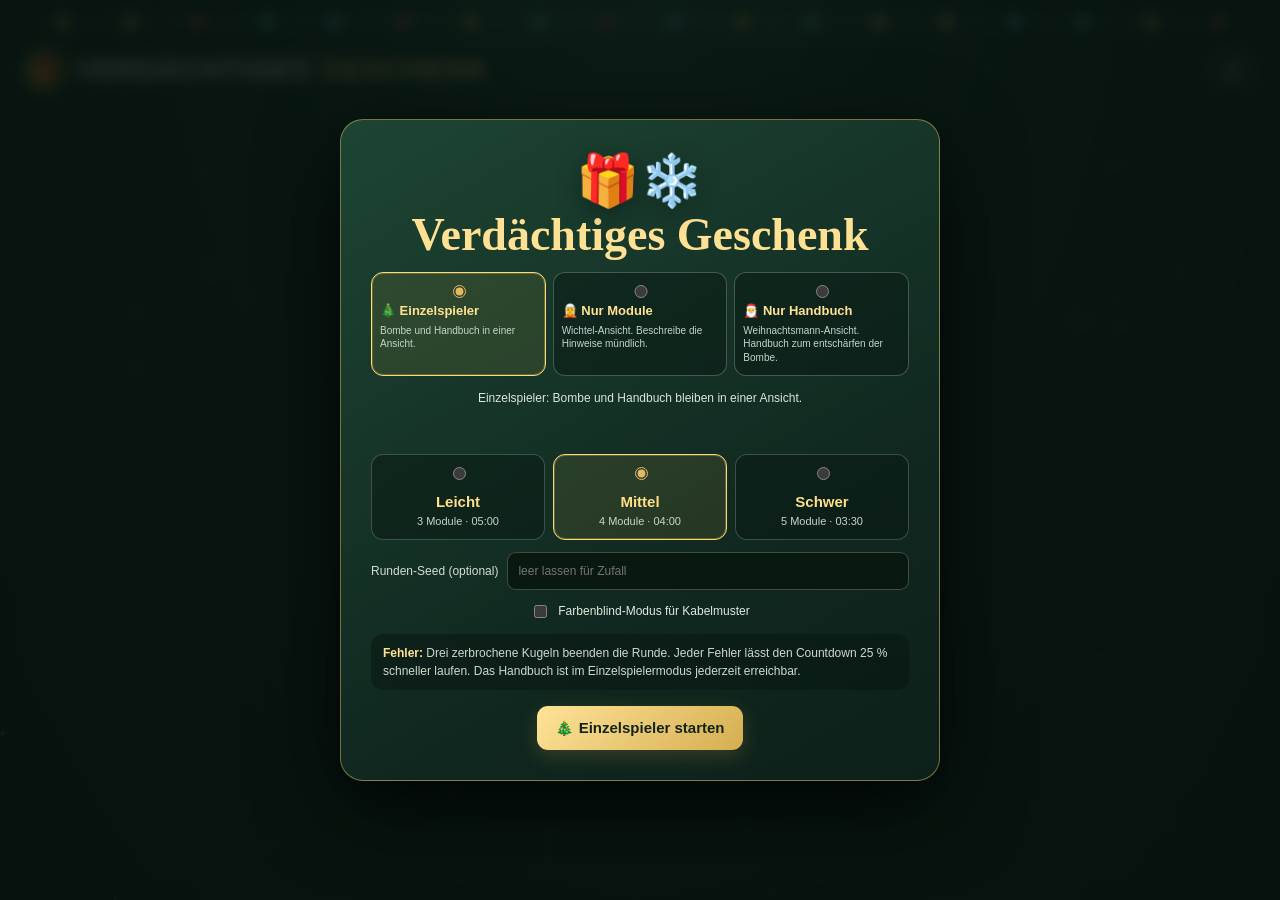
<file: keep-talking-weihnachten.html>
<!doctype html>
<html lang="de">
<head>
<meta charset="utf-8">
<meta name="viewport" content="width=device-width, initial-scale=1">
<meta name="theme-color" content="#10251e">
<meta name="description" content="Entschärfe das verdächtige Geschenk mit dem festen Wichtel-Handbuch.">
<title>Verdächtiges Geschenk</title>
<script>if(window.self!==window.top)document.documentElement.classList.add("embedded")</script>
<style>
:root{color-scheme:dark;--pine:#123c2c;--pine2:#1c5a3e;--wine:#7e2637;--gold:#ffd879;--ice:#b9efff;--snow:#f7f5e9;--ink:#13231e;--paper:#eee2c2;--paper-ink:#2d2a21;--muted:#b9c9c0;--panel:#11251feF;--line:#ffffff24;--danger:#ff6474;--green:#67e6a2;--shadow:0 18px 50px #020c0a99}
*{box-sizing:border-box}html{min-width:320px;scroll-behavior:smooth}body{margin:0;min-height:100vh;color:var(--snow);font:500 15px/1.5 "Trebuchet MS",Arial,sans-serif;background:radial-gradient(ellipse at 50% -20%,#315b50 0,#182b27 45%,#081611 100%);overflow-x:hidden}
button,input,select{font:inherit}button{color:inherit;cursor:pointer}button:focus-visible,input:focus-visible,select:focus-visible{outline:3px solid var(--gold);outline-offset:3px}
#snow{position:fixed;inset:0;width:100%;height:100%;pointer-events:none;z-index:0}.app{position:relative;z-index:1;width:min(1440px,100%);margin:auto;padding:16px clamp(10px,2vw,24px) 40px}
.lights{height:25px;position:relative;margin:0 4px 8px;display:flex;justify-content:space-around;align-items:flex-start}.lights:before{content:"";position:absolute;left:0;right:0;top:3px;height:12px;border-top:2px solid #648276;border-radius:50%}.bulb{position:relative;z-index:1;width:9px;height:12px;border-radius:50% 50% 45% 45%;background:#ffd36a;box-shadow:0 0 11px #ffd36a99;animation:glow 2s ease-in-out infinite alternate}.bulb:nth-child(3n){background:#ff6072;box-shadow:0 0 11px #ff607299;animation-delay:.4s}.bulb:nth-child(4n){background:#7be7b1;box-shadow:0 0 11px #7be7b199;animation-delay:.9s}.bulb:nth-child(5n){background:#7adfff;box-shadow:0 0 11px #7adfff99;animation-delay:1.4s}
@keyframes glow{to{opacity:.5;filter:brightness(.8)}}
.topbar{display:flex;align-items:center;justify-content:space-between;gap:16px;margin:0 0 15px}.brand{display:flex;align-items:center;gap:10px;font-weight:900;letter-spacing:.04em;font-size:clamp(19px,3vw,28px)}.brand .seal{display:grid;place-items:center;width:42px;height:42px;border-radius:50%;background:radial-gradient(circle at 35% 30%,#297044,#103925 72%);border:2px solid #c9a855;color:var(--gold);box-shadow:0 0 20px #dfbd5540}.brand em{font-style:normal;color:var(--gold)}.hud{display:flex;align-items:center;justify-content:flex-end;gap:8px;flex-wrap:wrap}.pill{display:flex;align-items:center;gap:7px;padding:7px 12px;border:1px solid #ffffff28;background:#07140fc4;border-radius:999px;color:#e4eee6;font-size:13px;font-weight:800;white-space:nowrap}.clock-pill{border-color:#e4bf5f88;box-shadow:inset 0 0 0 2px #dfc36d15}.clock-face{font:900 22px/1 "Courier New",monospace;letter-spacing:.05em;color:var(--gold);min-width:67px;text-align:center;text-shadow:0 0 9px #ffdb6e55}.clock-face.urgent{color:#ff6474;animation:clockblink .48s steps(2,end) infinite}@keyframes clockblink{to{opacity:.35}}.ornaments{display:flex;gap:4px;align-items:center}.ornament{font-size:17px;filter:drop-shadow(0 1px 4px #ffc55735);opacity:.42;transition:.25s;line-height:1}.ornament.broken{opacity:1;filter:grayscale(.85);transform:rotate(18deg) scale(1.14)}.small-button,.secondary,.primary,.icon-button{border:1px solid #ffffff3a;background:#ffffff13;border-radius:11px;padding:8px 12px;font-weight:800;transition:background .15s,transform .15s,border .15s}.small-button:hover,.secondary:hover,.icon-button:hover{background:#ffffff24;transform:translateY(-1px)}.primary{border:0;color:#13241a;background:linear-gradient(135deg,#ffe398,#d5ae50);box-shadow:0 6px 20px #d7ae4933;padding:11px 18px}.primary:hover{filter:brightness(1.07);transform:translateY(-1px)}.danger-button{border-color:#ff647466;background:#ff647419}.icon-button{min-width:42px}
.layout{display:grid;grid-template-columns:minmax(0,1.45fr) minmax(320px,.85fr);gap:16px;align-items:start}.bomb-pane,.book-pane{min-width:0}.case{position:relative;padding:16px;border:1px solid #d5b95775;border-radius:20px;background:linear-gradient(155deg,#273d31,#142a22 54%,#10241d);box-shadow:var(--shadow);overflow:hidden}.case:before{content:"";position:absolute;inset:7px;border:1px solid #e3c86b35;border-radius:14px;pointer-events:none}.case-top{position:relative;display:flex;align-items:flex-start;justify-content:space-between;gap:14px;margin-bottom:14px}.case-title{margin:0;color:var(--gold);font-size:18px}.case-caption{margin:2px 0 0;color:#c6d3c8;font-size:12px}.serial{min-width:120px;text-align:center;padding:7px 11px;border:1px solid #ffffff28;border-radius:10px;background:#07120ed9;color:#fff4cc;font:800 17px/1.2 "Courier New",monospace;letter-spacing:.15em}.case-facts{position:relative;display:grid;grid-template-columns:1fr 1.05fr;gap:10px;margin-bottom:15px}.fact{padding:9px 11px;border:1px solid #ffffff20;border-radius:12px;background:#07140e77;min-width:0}.fact-label{display:block;margin-bottom:3px;font-size:10px;letter-spacing:.1em;text-transform:uppercase;color:#a9beb0;font-weight:900}.candles{font-size:19px;letter-spacing:2px;color:#ffda74}.candle-count{font-size:12px;color:#f4e7bb;margin-left:5px}.indicators{display:flex;flex-wrap:wrap;gap:5px}.indicator{display:inline-flex;align-items:center;gap:4px;padding:3px 7px;border-radius:999px;border:1px solid #ffffff25;font-size:10px;font-weight:900;letter-spacing:.03em;color:#aab8ac;background:#07120a55}.indicator.on{color:#ffe99d;border-color:#ffda7788;background:#f2bd301b;box-shadow:0 0 10px #f4c74a20}.indicator.on:before{content:"●";font-size:8px;color:#ffe070;filter:drop-shadow(0 0 4px #fff17c)}
.modules-heading{display:flex;align-items:center;justify-content:space-between;gap:10px;margin:0 2px 9px}.modules-heading h2{font-size:15px;margin:0}.progress-label{font-size:12px;color:#c3d0c5}.module-grid{display:grid;grid-template-columns:repeat(2,minmax(0,1fr));gap:10px}.module-card{position:relative;min-width:0;padding:12px;border:1px solid #ffffff25;border-radius:14px;background:linear-gradient(145deg,#18372a,#10251c);box-shadow:0 6px 18px #020c0860;overflow:hidden}.module-card.solved{border-color:#77e3a6a8;box-shadow:inset 0 0 0 1px #4cd78625,0 0 18px #42d1801c}.module-head{display:flex;align-items:center;justify-content:space-between;gap:8px;margin-bottom:9px}.module-head h3{margin:0;font-size:15px;color:#f8edce}.module-state{color:#b6c6bb;font-size:10px;text-transform:uppercase;font-weight:900;letter-spacing:.08em}.solved .module-state{color:#84f0ae}.module-content{min-height:97px}.module-hint{margin:8px 0 0;color:#c1d0c5;font-size:12px;min-height:18px}.module-content button{touch-action:manipulation}
.wire-row{display:flex;align-items:center;justify-content:center;gap:7px;padding:8px 0}.wire-button{display:grid;justify-items:center;align-content:center;gap:3px;min-width:46px;min-height:58px;padding:5px 7px;border-radius:10px;border:1px solid #ffffff30;background:#07130e}.wire-line{display:block;width:22px;height:6px;border-radius:99px;box-shadow:0 1px 4px #0008}.wire-line.red{background:#f35a62}.wire-line.green{background:#55dc92}.wire-line.gold{background:#ffd45b}.wire-line.white{background:#f1f3e9;border:1px solid #819087}.wire-line.blue{background:#65c8ff}.wire-code{font-size:10px;font-weight:900;color:#f2f4e8}.wire-button:hover:not(:disabled){border-color:var(--gold);transform:translateY(-2px)}.wire-button:disabled{opacity:.35;cursor:default;text-decoration:line-through}.colorblind .wire-button{background-image:repeating-linear-gradient(135deg,#ffffff0b 0 4px,transparent 4px 8px)}.wire-button:nth-child(3n+1) .wire-line{border-radius:1px}.wire-button:nth-child(3n+2) .wire-line{background-image:repeating-linear-gradient(90deg,#0000 0 4px,#0005 4px 6px)}
.button-module{display:grid;place-items:center;gap:7px}.bell-button{width:min(170px,100%);min-height:61px;border:3px solid #d6b85e;border-radius:18px;background:radial-gradient(circle at 35% 25%,#c64d56,#791d34 72%);font-size:15px;font-weight:1000;letter-spacing:.05em;box-shadow:inset 0 -7px #250b14a8,0 6px 14px #0005;touch-action:none;user-select:none}.bell-button.blue{background:radial-gradient(circle at 35% 25%,#57c7dc,#126579 72%)}.bell-button.green{background:radial-gradient(circle at 35% 25%,#5dd68b,#126342 72%)}.bell-button.gold{background:radial-gradient(circle at 35% 25%,#f2ca61,#8e6323 72%)}.bell-button.pressed{transform:translateY(4px);box-shadow:inset 0 -2px #250b14a8,0 2px 8px #0005}.timer-strip{width:130px;height:8px;border-radius:999px;border:1px solid #ffffff5a;background:#999;box-shadow:0 0 13px currentColor}.timer-strip.red{background:#ff5365;color:#ff5365}.timer-strip.green{background:#72ec9c;color:#72ec9c}.timer-strip.gold{background:#ffda65;color:#ffda65}.timer-strip.white{background:#eff7f1;color:#eff7f1}.timer-strip.blue{background:#65ceff;color:#65ceff}.action-note{margin:0;font-size:11px;color:#c1d0c5;text-align:center}
.symbol-picks{display:flex;justify-content:center;gap:6px;flex-wrap:wrap}.symbol-pick{width:46px;height:47px;padding:4px;border-radius:10px;background:#091810;border:1px solid #ffffff2b;font-size:23px}.symbol-pick:hover:not(:disabled){border-color:var(--gold);transform:translateY(-2px)}.symbol-pick:disabled{opacity:.25}.symbol-pick.used{opacity:.34}
.simon-wrap{display:grid;gap:8px;justify-items:center}.simon-grid{width:min(190px,100%);display:grid;grid-template-columns:repeat(2,1fr);gap:6px}.simon-key{min-height:47px;border:2px solid #ffffff3a;border-radius:11px;font-size:11px;font-weight:900;opacity:.85}.simon-key.red{background:#821e31}.simon-key.green{background:#1c7044}.simon-key.gold{background:#8a631d}.simon-key.blue{background:#17557d}.simon-key.lit{opacity:1;filter:brightness(1.8);box-shadow:0 0 19px currentColor,inset 0 0 12px #fff8}.simon-key:disabled{cursor:wait;opacity:.55}.simon-status{min-height:17px;text-align:center;color:#cfddce;font-size:11px}.tiny-button{padding:5px 9px;font-size:11px;border-radius:9px}
.password-fields{display:flex;justify-content:center;gap:5px}.letter-wheel{display:grid;justify-items:center;gap:3px}.letter-wheel button{width:34px;height:26px;padding:0;border-radius:7px;font-weight:900;font-size:13px}.letter-wheel output{display:grid;place-items:center;width:36px;height:38px;border:1px solid #dfc36a7a;border-radius:8px;background:#0a160f;color:#fff0b3;font:900 23px/1 "Courier New",monospace}.pw-submit{display:block;margin:8px auto 0;padding:6px 14px;font-size:11px}
.book{position:sticky;top:12px;padding:14px;border-radius:17px;color:var(--paper-ink);background:repeating-linear-gradient(0deg,#efe3c8,#efe3c8 27px,#e8dbbd 28px,#e8dbbd 29px);border:3px solid #8a6033;box-shadow:inset 0 0 0 3px #f5ebd5,0 14px 35px #020b0999;max-height:calc(100vh - 24px);overflow:auto}.book:before{content:"";position:absolute;top:0;bottom:0;left:10px;width:2px;background:#c8a87655}.book-header{display:flex;align-items:center;justify-content:space-between;gap:8px;padding:0 3px 9px 12px;border-bottom:2px solid #9a7b4e66}.book-title{margin:0;font:900 17px/1.2 Georgia,"Times New Roman",serif;color:#344d39}.book-subtitle{margin:2px 0 0;font-size:10px;color:#6e624c}.book-icon{font-size:24px}.book-search{display:flex;gap:6px;margin:10px 0 7px;padding-left:8px}.book-search input{min-width:0;width:100%;padding:7px 9px;border:1px solid #977b54;border-radius:8px;background:#fff9e7;color:#302b20}.book-tabs{display:flex;gap:5px;overflow-x:auto;padding:0 2px 8px 8px;scrollbar-width:thin}.book-tab{flex:0 0 auto;padding:5px 8px;border:1px solid #987c56;border-radius:8px;background:#eadbbb;color:#403724;font-size:10px;font-weight:900}.book-tab.active{background:#315d3d;color:#fff8df;border-color:#26482e}.book-page{padding:7px 6px 10px 12px;font:13px/1.5 Georgia,"Times New Roman",serif}.book-page h3{margin:4px 0 6px;color:#31503a;font-size:16px}.book-page h4{margin:10px 0 4px;color:#704b2a;font-size:13px}.book-page p{margin:5px 0}.book-page ul,.book-page ol{padding-left:20px;margin:5px 0}.book-page li{margin:3px 0}.rule-list{list-style:none;padding:0!important;counter-reset:rule}.rule-list li{counter-increment:rule;display:grid;grid-template-columns:22px 1fr;gap:5px;border-bottom:1px dashed #987c564d;padding:4px 0}.rule-list li:before{content:counter(rule) ".";font-weight:900;color:#76572d}.table-scroll{overflow:auto}.book-table{border-collapse:collapse;width:100%;font-size:11px;min-width:340px}.book-table th,.book-table td{border:1px solid #9c835c;padding:4px 5px;text-align:left;vertical-align:top}.book-table th{background:#d9c7a5;color:#354631}.book-table td:first-child{font-weight:900}.color-name{white-space:nowrap;font-weight:900}.swatch{display:inline-block;width:10px;height:10px;border-radius:50%;margin-right:4px;vertical-align:middle;border:1px solid #544b38}.swatch.red{background:#c93748}.swatch.green{background:#20804b}.swatch.gold{background:#d5a126}.swatch.white{background:#fff;border-color:#817961}.swatch.blue{background:#2798d0}.symbol-columns{display:grid;grid-template-columns:repeat(3,minmax(0,1fr));gap:6px}.symbol-column{padding:5px;border:1px solid #a48b61;border-radius:8px;background:#f7edd5;text-align:center}.symbol-column strong{display:block;border-bottom:1px solid #c4ad82;margin-bottom:3px}.symbol-line{font-size:17px;letter-spacing:2px}.word-bank{display:grid;grid-template-columns:repeat(3,1fr);gap:3px 7px;padding-left:20px!important;font-weight:800;letter-spacing:.06em}.book-note{padding:7px 8px;border-left:3px solid #ab873e;background:#e2d2ad;font-size:11px}.no-results{padding:10px;color:#56472f}
.mobile-switch{display:none;gap:7px;margin-bottom:10px}.mobile-switch button{flex:1}.mobile-switch .active{background:#bf9850;color:#13231e;border-color:var(--gold)}
.start-overlay,.end-overlay{position:fixed;inset:0;z-index:10;display:grid;place-items:center;padding:18px;background:#07120ed9;backdrop-filter:blur(7px)}.start-overlay[hidden],.end-overlay[hidden]{display:none}.modal{width:min(600px,100%);max-height:min(92vh,850px);overflow:auto;padding:clamp(18px,4vw,30px);border:1px solid #dfc06c80;border-radius:23px;background:linear-gradient(150deg,#1d4533,#10271f 68%,#0d2019);box-shadow:0 24px 80px #000b;text-align:center}.modal .eyebrow{margin:0 0 6px;color:#d7bd69;font-size:11px;font-weight:1000;letter-spacing:.2em;text-transform:uppercase}.modal h1{margin:0 auto 8px;max-width:530px;color:#ffe193;font:900 clamp(29px,7vw,46px)/1.05 Georgia,"Times New Roman",serif}.modal .intro-copy{max-width:490px;margin:0 auto 14px;color:#e1ebe2}.gift-emoji{font-size:51px;line-height:1.2;filter:drop-shadow(0 6px 12px #0005)}.difficulty-row{display:grid;grid-template-columns:repeat(3,1fr);gap:8px;margin:15px 0 10px}.difficulty-card{min-height:85px;padding:9px 6px;border:1px solid #ffffff34;border-radius:12px;background:#08161070;text-align:center;cursor:pointer}.difficulty-card:has(input:checked){border-color:var(--gold);background:#d0a8411c;box-shadow:inset 0 0 0 1px #d4b25155}.difficulty-card input{accent-color:#e1bc5c}.difficulty-card strong{display:block;margin-top:4px;color:#ffdf89}.difficulty-card span{display:block;font-size:11px;color:#c7d4c9}.seed-line{display:grid;grid-template-columns:auto 1fr;align-items:center;gap:9px;margin:12px 0;text-align:left;font-size:12px;color:#d3ded2}.seed-line input{width:100%;min-width:0;padding:9px 10px;border:1px solid #ffffff38;border-radius:9px;color:white;background:#091910}.toggle-line{display:flex;align-items:center;justify-content:center;gap:8px;margin:10px 0;color:#e1e9df;font-size:12px}.toggle-line input{accent-color:#d8b751}.rules-summary{margin:13px auto 16px;padding:10px 12px;border-radius:12px;background:#06130e72;color:#ced9ce;font-size:12px;text-align:left}.rules-summary strong{color:#ffe293}.modal-actions{display:flex;flex-wrap:wrap;justify-content:center;gap:8px}.modal .fine{margin:13px 0 0;color:#9eafa1;font-size:10px}.result-stars{margin:4px 0;color:var(--gold);font-size:32px;letter-spacing:4px;text-shadow:0 0 20px #ffd76855}.result-title{margin:0 0 8px!important}.result-stats{display:grid;grid-template-columns:repeat(3,1fr);gap:8px;margin:15px 0}.result-stat{padding:9px;border:1px solid #ffffff24;border-radius:10px;background:#06150e7a}.result-stat strong{display:block;color:#ffe193;font-size:18px}.result-stat span{font-size:10px;color:#c5d2c7;text-transform:uppercase;letter-spacing:.07em}.result-explain{padding:10px;border-radius:10px;background:#06150e78;text-align:left;color:#dee8dc;font-size:13px}.result-explain strong{color:#ffe193}.end-actions{margin-top:14px}
.gift-open .case{animation:openGift .8s ease-in-out forwards}@keyframes openGift{50%{transform:rotateX(-10deg) translateY(-8px);filter:brightness(1.7)}100%{transform:translateY(-3px);box-shadow:0 0 45px #ffe36b66,var(--shadow)}}.confetti{position:fixed;inset:0;pointer-events:none;z-index:9;overflow:hidden}.confetti i{position:absolute;top:-14px;width:8px;height:13px;border-radius:2px;animation:fall 3.5s linear forwards}.confetti i:nth-child(4n){border-radius:50%;width:9px;height:9px}.@keyframes fall{to{transform:translate3d(var(--drift),105vh,0) rotate(800deg);opacity:.8}}
.status-line{min-height:22px;margin:10px 2px 0;color:#c1d3c5;font-size:12px}.status-line.error{color:#ff9ba6}.status-line.success{color:#98f0b8}.kbd{display:inline-block;padding:1px 5px;border:1px solid #ffffff44;border-bottom-width:2px;border-radius:5px;background:#06150e77;font-size:10px}
@media(max-width:1000px){.layout{grid-template-columns:minmax(0,1.15fr) minmax(300px,.85fr)}.module-grid{grid-template-columns:1fr}.module-content{min-height:82px}.book{top:8px;max-height:calc(100vh - 16px)}}
@media(max-width:760px){.app{padding-top:8px}.topbar{align-items:flex-start;flex-wrap:wrap}.brand{font-size:20px}.hud{flex:1}.mobile-switch{display:flex}.layout{display:block}.bomb-pane,.book-pane{display:none}.layout.show-box .bomb-pane{display:block}.layout.show-book .book-pane{display:block}.book{position:static;max-height:none}.module-grid{grid-template-columns:repeat(2,minmax(0,1fr))}.case{padding:13px}.case-facts{gap:7px}.fact{padding:7px}.case-top{align-items:center}.serial{min-width:102px;font-size:15px}}
@media(max-width:480px){.topbar{gap:8px}.brand{font-size:17px}.brand .seal{width:36px;height:36px}.hud{gap:5px}.pill{padding:6px 8px;font-size:11px}.clock-face{font-size:19px;min-width:58px}.small-button{padding:7px 9px;font-size:11px}.ornament{font-size:14px}.module-grid{grid-template-columns:1fr}.module-card{padding:10px}.module-content{min-height:75px}.case-title{font-size:16px}.case-caption{max-width:200px;font-size:10px}.case-facts{grid-template-columns:1fr 1fr}.difficulty-row{gap:5px}.difficulty-card{font-size:12px;min-height:78px}.seed-line{grid-template-columns:1fr;gap:4px}.result-stats{gap:5px}.result-stat{padding:7px 3px}.result-stat strong{font-size:16px}.symbol-columns{grid-template-columns:repeat(2,minmax(0,1fr))}}
@media(prefers-reduced-motion:reduce){*,*:before,*:after{animation-duration:.01ms!important;animation-iteration-count:1!important;scroll-behavior:auto!important;transition-duration:.01ms!important}}
</style>
<style>
.serial-block{flex:0 0 142px;text-align:center}.serial{width:100%}.serial-traits{margin:4px 0 0;color:#d6e1d5;font-size:9px;font-weight:800;letter-spacing:.02em}
.gift-exploded .case{animation:explodeGift .75s ease-out forwards}@keyframes explodeGift{0%{transform:scale(1)}16%{transform:translate(-5px,2px) rotate(-1.4deg)}33%{transform:translate(5px,-3px) rotate(1.6deg) scale(1.035);filter:brightness(1.7)}56%{transform:translate(-3px,1px) rotate(-1deg) scale(.985)}100%{transform:translateY(2px) rotate(.4deg);filter:brightness(.65) saturate(.7)}}
@media(max-width:480px){.serial-block{flex-basis:112px}.serial{font-size:14px}.serial-traits{font-size:8px}}
body:after{content:"";position:fixed;inset:0;z-index:0;pointer-events:none;opacity:.38;background-image:radial-gradient(circle at 8% 16%,#fff8 0 1px,transparent 1.8px),radial-gradient(circle at 22% 63%,#fff8 0 1px,transparent 1.8px),radial-gradient(circle at 38% 28%,#fff8 0 1.1px,transparent 2px),radial-gradient(circle at 61% 13%,#fff8 0 1px,transparent 1.8px),radial-gradient(circle at 79% 42%,#fff8 0 1px,transparent 1.8px),radial-gradient(circle at 93% 21%,#fff8 0 1.1px,transparent 2px),radial-gradient(circle at 70% 78%,#fff8 0 1px,transparent 1.8px)}
#snow{z-index:1}.app{z-index:2}
.role-badge{padding:7px 12px;border:1px solid #e6c97599;border-radius:999px;background:#06140fe8;color:#ffe69a;font-weight:1000;font-size:12px;letter-spacing:.04em;white-space:nowrap}
.mode-row{display:grid;grid-template-columns:repeat(3,minmax(0,1fr));gap:7px;margin:13px 0}.mode-card{display:grid;align-content:start;gap:3px;min-height:104px;padding:9px 8px;border:1px solid #ffffff3b;border-radius:12px;background:#08161070;text-align:left;cursor:pointer}.mode-card:has(input:checked){border-color:var(--gold);background:#d0a8411c;box-shadow:inset 0 0 0 1px #d4b25155}.mode-card input{accent-color:#e1bc5c}.mode-card strong{color:#ffe293;font-size:13px}.mode-card small{color:#c7d4c9;font-size:10px;line-height:1.35}.menu-mode-note{min-height:38px;margin:4px auto 10px;color:#dbe5da;font-size:12px}.config-fields{padding-top:2px}.config-fields[hidden],.mode-card[hidden],.manual-tip[hidden]{display:none!important}.manual-tip{margin:12px 0;padding:12px;border-radius:11px;background:#07130d9c;color:#e5ecdf;text-align:left;font-size:13px}
.manual-ask{margin:12px 0 4px!important;padding:9px 10px;border-left:4px solid #9b773b;background:#dfd0ad;font-size:14px}.manual-ask strong{color:#374c36}
body.mode-solo .layout{grid-template-columns:minmax(0,1.45fr) minmax(320px,.85fr)}
body.mode-bomb .layout{display:block}
body.mode-bomb #manualHost{display:none}
body.mode-manual .layout{display:block}
body.mode-manual #bombHost{display:none}
body.mode-manual #manualHost{display:block}
body.mode-manual .book{position:static;max-height:none;overflow:visible}
body.mode-manual .book-tabs{position:sticky;top:0;z-index:3;padding-top:7px;padding-bottom:8px;background:#eee2c2ed}
body.mode-manual .book-page{font-size:17px;line-height:1.65}
body.mode-manual .book-page h3{font-size:22px}
body.mode-manual .book-page h4{font-size:18px}
body.mode-manual .book-page li{margin:7px 0}
@media(max-width:760px){.mode-row{grid-template-columns:1fr}.mode-card{min-height:0}.role-badge{font-size:10px;padding:6px 8px}body.mode-solo .book-tabs{position:sticky;top:0;z-index:3;background:#eee2c2ed}}
@media print{
  @page{margin:16mm}
  html,body{min-width:0;background:#fff!important;color:#000!important;overflow:visible!important}
  body:after,#snow,.lights,.topbar,.mobile-switch,.bomb-pane,.start-overlay,.end-overlay,.confetti{display:none!important}
  #app{width:100%;margin:0;padding:0;color:#000;z-index:auto}
  .layout,body.mode-solo .layout,body.mode-manual .layout{display:block!important}
  #manualHost,body.mode-solo #manualHost,body.mode-manual #manualHost{display:block!important;position:static!important}
  .book{position:static!important;max-height:none!important;overflow:visible!important;padding:0!important;border:0!important;border-radius:0!important;background:#fff!important;color:#000!important;box-shadow:none!important}
  .book.printing>*{display:none!important}.book.printing>.print-book{display:block!important}
  .book:before{display:none}.book-header{border-color:#777}.book-title,.book-page h3,.book-page h4,.book-page,.book-subtitle{color:#000!important}
  .book-tabs{position:static!important;display:flex!important;flex-wrap:wrap;background:#fff!important}
  .book-tab{color:#000!important;background:#fff!important;border-color:#777!important}
  .book-page{font-size:12pt!important;line-height:1.45!important}
  .book-page [hidden]{display:list-item!important}
  .book-note,.manual-ask,.symbol-column,.book-table th{background:#fff!important;color:#000!important}
  .book-table th,.book-table td,.symbol-column{border-color:#555!important}
  .book-search input{border:1px solid #777;background:#fff;color:#000}
  .book-page button{display:none}
  .print-book{color:#000!important;background:#fff!important;font:12pt/1.45 Georgia,"Times New Roman",serif}
  .print-book h1,.print-book h2,.print-book h3,.print-book h4,.print-book p,.print-book li,.print-book th,.print-book td{color:#000!important;background:#fff!important}
  .print-book section{break-before:page;page-break-before:always}.print-book section:first-of-type{break-before:auto;page-break-before:auto}
  .print-book .book-table{min-width:0}.print-book a{color:#000!important;text-decoration:none}
}
.print-book{display:none}
</style>
<style>
html.embedded,html.embedded body{width:100%;height:100%;min-height:0;overflow:hidden}
html.embedded .app{height:100%;min-height:0;display:flex;flex-direction:column;padding:5px 10px}
html.embedded .lights{display:none}
html.embedded .topbar{flex:0 0 auto;gap:8px;margin:0 0 6px}
html.embedded .layout{flex:1;min-height:0;align-items:stretch;overflow:hidden}
html.embedded .bomb-pane,html.embedded .book-pane{min-height:0}
html.embedded .case{height:100%;display:flex;flex-direction:column;padding:9px}
html.embedded .case-top{gap:8px;margin-bottom:6px}
html.embedded .case-facts{gap:6px;margin-bottom:7px}
html.embedded .fact{padding:6px 8px}
html.embedded .modules-heading{flex:0 0 auto;margin-bottom:4px}
html.embedded .module-grid{flex:1;min-height:0;grid-template-columns:repeat(2,minmax(0,1fr));grid-template-rows:none;grid-auto-rows:minmax(0,1fr);gap:5px}
html.embedded .module-card{display:flex;min-height:0;flex-direction:column;padding:6px}
html.embedded .module-head{margin-bottom:3px}
html.embedded .module-head h3{font-size:13px}
html.embedded .module-content{flex:1;min-height:0;display:grid;align-content:center}
html.embedded .module-hint{display:none}
html.embedded .status-line{flex:0 0 auto;min-height:16px;margin:4px 2px 0;font-size:11px}
html.embedded .book-pane{height:100%}
html.embedded .book,html.embedded body.mode-manual .book{height:100%;max-height:none;overflow:auto}
html.embedded .wire-row{gap:3px;padding:3px 0}
html.embedded .wire-button{min-width:32px;min-height:42px;padding:3px}
html.embedded .action-note{display:none}
html.embedded .bell-button{min-height:46px}
html.embedded .simon-wrap{gap:4px}
html.embedded .simon-grid{width:min(155px,100%);gap:4px}
html.embedded .simon-key{min-height:25px;font-size:9px}
html.embedded .simon-status{min-height:13px;font-size:9px}
html.embedded .tiny-button{padding:3px 7px;font-size:10px}
html.embedded .symbol-picks{gap:3px}
html.embedded .symbol-pick{width:34px;height:34px;padding:2px;font-size:18px}
html.embedded .letter-wheel{gap:2px}
html.embedded .letter-wheel button{width:30px;height:19px}
html.embedded .letter-wheel output{width:31px;height:25px;font-size:17px}
html.embedded .pw-submit{margin:4px auto 0;padding:4px 10px}
@media(max-width:760px){
  html.embedded .app{padding:5px 7px}
  html.embedded .mobile-switch{flex:0 0 auto;margin-bottom:5px}
  html.embedded .layout{height:0}
  html.embedded .layout.show-box .bomb-pane,html.embedded .layout.show-book .book-pane{height:100%}
  html.embedded .layout.show-box .case{height:100%}
  html.embedded .module-grid{grid-template-columns:repeat(2,minmax(0,1fr));grid-template-rows:none;grid-auto-rows:minmax(0,1fr)}
  html.embedded .module-card{padding:5px}
  html.embedded .module-hint{font-size:9px}
}
</style>
</head>
<body>
<canvas id="snow" aria-hidden="true"></canvas>
<audio id="backgroundMusic" loop preload="auto"><source src="audio/Ein%20Geschenk%20ist%20nicht%20genug.mp3" type="audio/mpeg"></audio>
<div class="app" id="app"></div>
<section class="start-overlay" id="startOverlay" aria-modal="true" role="dialog" hidden></section>
<section class="end-overlay" id="endOverlay" aria-modal="true" role="dialog" hidden></section>
<div class="confetti" id="confetti" aria-hidden="true"></div>
<script src="minigame-highscores.js"></script>
<script>
(()=>{"use strict";
// Round data lives in state; rule records below drive both handbook text and decisions.
const $=s=>document.querySelector(s);
const COLOR_NAMES={red:"Rot",green:"Grün",gold:"Gold",white:"Weiß",blue:"Blau"};
const COLOR_CODES={red:"R",green:"G",gold:"Au",white:"W",blue:"B"};
const WIRE_RULES={
  3:[
    {id:"two-red",text:"Wenn mindestens zwei rote Kabel vorhanden sind: das letzte rote Kabel schneiden.",test:(w)=>w.filter(x=>x==="red").length>=2,choose:(w)=>w.lastIndexOf("red")},
    {id:"last-white",text:"Sonst, wenn das letzte Kabel weiß ist: das mittlere Kabel schneiden.",test:(w)=>w[w.length-1]==="white",choose:(w)=>1},
    {id:"one-blue",text:"Sonst, wenn genau ein blaues Kabel vorhanden ist: dieses blaue Kabel schneiden.",test:(w)=>w.filter(x=>x==="blue").length===1,choose:(w)=>w.indexOf("blue")},
    {id:"fallback",text:"Sonst: das letzte Kabel schneiden.",test:()=>true,choose:(w)=>w.length-1}
  ],
  4:[
    {id:"no-red-odd",text:"Wenn kein rotes Kabel vorhanden ist und die letzte Seriennummer-Ziffer ungerade ist: das erste Kabel schneiden.",test:(w,c)=>!w.includes("red")&&c.odd,choose:()=>0},
    {id:"one-gold",text:"Sonst, wenn genau ein goldenes Kabel vorhanden ist: das letzte goldene Kabel schneiden.",test:(w)=>w.filter(x=>x==="gold").length===1,choose:(w)=>w.lastIndexOf("gold")},
    {id:"last-green",text:"Sonst, wenn das letzte Kabel grün ist: das erste grüne Kabel schneiden.",test:(w)=>w[w.length-1]==="green",choose:(w)=>w.indexOf("green")},
    {id:"fallback",text:"Sonst: das zweite Kabel schneiden.",test:()=>true,choose:()=>1}
  ],
  5:[
    {id:"blue-odd",text:"Wenn das letzte Kabel blau ist und die letzte Seriennummer-Ziffer ungerade ist: das vierte Kabel schneiden.",test:(w,c)=>w[4]==="blue"&&c.odd,choose:()=>3},
    {id:"red-whites",text:"Sonst, wenn genau ein rotes und mindestens zwei weiße Kabel vorhanden sind: das rote Kabel schneiden.",test:(w)=>w.filter(x=>x==="red").length===1&&w.filter(x=>x==="white").length>=2,choose:(w)=>w.indexOf("red")},
    {id:"no-gold",text:"Sonst, wenn kein goldenes Kabel vorhanden ist: das zweite Kabel schneiden.",test:(w)=>!w.includes("gold"),choose:()=>1},
    {id:"first-green",text:"Sonst, wenn das erste Kabel grün ist: das letzte grüne Kabel schneiden.",test:(w)=>w[0]==="green",choose:(w)=>w.lastIndexOf("green")},
    {id:"fallback",text:"Sonst: das dritte Kabel schneiden.",test:()=>true,choose:()=>2}
  ],
  6:[
    {id:"no-blue",text:"Wenn kein blaues Kabel vorhanden ist: das letzte Kabel schneiden.",test:(w)=>!w.includes("blue"),choose:(w)=>w.length-1},
    {id:"one-red-vowel",text:"Sonst, wenn genau ein rotes Kabel vorhanden ist und die Seriennummer einen Vokal enthält: das rote Kabel schneiden.",test:(w,c)=>w.filter(x=>x==="red").length===1&&c.vowel,choose:(w)=>w.indexOf("red")},
    {id:"even-gold",text:"Sonst, wenn die letzte Seriennummer-Ziffer gerade ist und mindestens zwei goldene Kabel vorhanden sind: das letzte goldene Kabel schneiden.",test:(w,c)=>!c.odd&&w.filter(x=>x==="gold").length>=2,choose:(w)=>w.lastIndexOf("gold")},
    {id:"last-white",text:"Sonst, wenn das letzte Kabel weiß ist: das erste weiße Kabel schneiden.",test:(w)=>w[w.length-1]==="white",choose:(w)=>w.indexOf("white")},
    {id:"fallback",text:"Sonst: das vorletzte Kabel schneiden.",test:()=>true,choose:(w)=>w.length-2}
  ]
};
const BUTTON_RULES=[
  {id:"halt",text:"Wenn die Aufschrift HALT lautet: kurz drücken und sofort loslassen.",test:(m)=>m.label==="HALT",action:"tap"},
  {id:"star-lights",text:"Sonst, wenn die Anzeige STERN leuchtet und mindestens zwei Kerzen-Batterien vorhanden sind: gedrückt halten.",test:(m,c)=>c.indicators.STERN&&c.batteries>=2,action:"hold"},
  {id:"blue-vowel",text:"Sonst, wenn die Seriennummer einen Vokal enthält und der Knopf blau ist: gedrückt halten.",test:(m,c)=>c.vowel&&m.color==="blue",action:"hold"},
  {id:"quiet-empty",text:"Sonst, wenn keine Kerzen-Batterie vorhanden ist und die Aufschrift STILLE lautet: kurz drücken und sofort loslassen.",test:(m,c)=>c.batteries===0&&m.label==="STILLE",action:"tap"},
  {id:"bell-gold",text:"Sonst, wenn die Anzeige GLOCKE leuchtet und der Knopf golden ist: kurz drücken und sofort loslassen.",test:(m,c)=>c.indicators.GLOCKE&&m.color==="gold",action:"tap"},
  {id:"default",text:"Sonst: gedrückt halten.",test:()=>true,action:"hold"}
];
const MODULE_META={
  wires:{title:"Lichterkette",icon:"〰️"},
  button:{title:"Glockenknopf",icon:"🔔"},
  symbols:{title:"Weihnachtsrunen",icon:"ᛟ"},
  simon:{title:"Lichterbaum",icon:"🎄"},
  password:{title:"Wunschzettel",icon:"✉️"}
};
const DIFFICULTIES={
  easy:{label:"Leicht",count:3,soloSeconds:300,bombSeconds:330},
  medium:{label:"Mittel",count:4,soloSeconds:240,bombSeconds:300},
  hard:{label:"Schwer",count:5,soloSeconds:210,bombSeconds:270}
};
const SYMBOL_COLUMNS=[
  ["❄️","🎄","⭐","🔔","🦌","🎁","🕯️"],
  ["🧦","⛄","🍪","🍬","🛷","🧤","🧣"],
  ["🌟","🎅","🤶","🧝","🧑‍🎄","🦉","🐻"],
  ["🦊","🐧","🌲","🌨️","☃️","🍊","🥛"],
  ["🥨","🍫","🪵","🔥","🏠","🌙","🔑"],
  ["🪄","🧸","🎀","🪽","🫎","🪅","🪇"]
];
const PASSWORD_WORDS=["STERN","KERZE","ENGEL","KRANZ","KUGEL","TANNE","NACHT","GABEN","KAKAO","ELCHE","KARTE","FROST","LICHT","LEISE","KAMIN"];
const SIMON_MAPS={
  yes:{
    0:{red:"blue",green:"red",gold:"green",blue:"gold"},
    1:{red:"green",green:"gold",gold:"blue",blue:"red"},
    2:{red:"gold",green:"blue",gold:"red",blue:"green"}
  },
  no:{
    0:{red:"gold",green:"blue",gold:"red",blue:"green"},
    1:{red:"blue",green:"gold",gold:"red",blue:"green"},
    2:{red:"green",green:"red",gold:"blue",blue:"gold"}
  }
};
// This single, fixed rule source feeds both the handbook and module validation.
const rules={
  wires:WIRE_RULES,
  button:BUTTON_RULES,
  timerDigits:{red:1,green:3,gold:5,white:7,blue:9},
  symbolColumns:SYMBOL_COLUMNS,
  passwordWords:PASSWORD_WORDS,
  simonMaps:SIMON_MAPS
};
const state={phase:"menu",difficulty:"medium",seed:"",seedSpecified:false,rng:null,caseInfo:null,modules:[],strikes:null,remaining:null,totalTime:null,manualPage:null,lastTick:null,lastFrame:0,generation:0,colorblind:false,lastIncident:null};
let mode="solo",audioContext=null,muted=false,snowFrameId=0,gameFrameId=0,keyboardHoldId=null;
const moduleMap={
  wires:{
    init(){const n=randInt(3,6);return{wires:Array.from({length:n},()=>pick(["red","green","gold","white","blue"])),feedback:"Schneide genau das Kabel, das die erste zutreffende Handbuchregel nennt."}},
    render(m){return'<div class="wire-row">'+m.wires.map((c,i)=>'<button class="wire-button" type="button" data-action="wire-cut" data-index="'+i+'" aria-label="Kabel '+(i+1)+", "+COLOR_NAMES[c]+'"><span class="wire-line '+c+'"></span><span class="wire-code">'+(state.colorblind?COLOR_CODES[c]:COLOR_CODES[c])+'</span></button>').join("")+'</div><p class="action-note">'+m.wires.length+' Kabel · Kürzel helfen beim Erkennen</p>'},
    input(m,a,d){if(a!=="wire-cut"||m.solved)return;const rule=wireRule(m),index=Number(d.index);if(index===rule.choose(m.wires)){solveModule(m,"Die richtige Stelle der Lichterkette ist durchtrennt.");return}strike("Ein falsches Kabel wurde durchgeschnitten.",rule.text,m);},
    solved(m){return!!m.solved}
  },
  button:{
    init(){return{color:pick(["red","green","gold","blue"]),label:pick(["LÄUTEN","STILLE","HALT","HO-HO"]),holding:false,strip:pick(["red","green","gold","white","blue"]),feedback:"Knopf-Regel im Handbuch nachschlagen. Zum Halten Maus/Finger gedrückt lassen."}},
    render(m){const holding=m.holding;return'<div class="button-module"><button class="bell-button '+m.color+(holding?" pressed":"")+'" type="button" data-action="bell-press" aria-label="'+m.label+" "+COLOR_NAMES[m.color]+(holding?", gedrückt halten":", kurz drücken")+'">'+m.label+'</button><span class="timer-strip '+m.strip+'" style="'+(holding?"opacity:1":"opacity:.25")+'" aria-label="Farbstreifen '+COLOR_NAMES[m.strip]+'"></span><p class="action-note">'+(holding?"Loslassen, wenn die Ziffer "+rules.timerDigits[m.strip]+" im Countdown steht.":"Knopf: "+COLOR_NAMES[m.color]+" · Aufschrift: "+m.label)+'</p></div>'},
    input(m,a){if(a!=="bell-press"||m.solved)return;if(state.phase!=="playing")return;const rule=buttonRule(m);if(rule.action==="tap"){solveModule(m,"Der Knopf wurde nach der Kurzdrück-Regel sofort losgelassen.");return}if(!m.holding){m.holding=true;m.feedback="Gedrückt halten. Warte, bis die Ziffer "+rules.timerDigits[m.strip]+" im Countdown erscheint, dann loslassen.";renderModules();setStatus("Knopf gehalten – Timer läuft weiter. Loslassen beim passenden Ziffern-Treffer.");return}const digit=rules.timerDigits[m.strip],digits=formatTime(state.remaining).replace(":","");m.holding=false;if(digits.includes(String(digit))){solveModule(m,"Der Knopf wurde beim richtigen Ziffern-Treffer losgelassen.");return}strike("Der Knopf wurde beim falschen Ziffernstand losgelassen.",'Der Farbstreifen '+COLOR_NAMES[m.strip]+' verlangt die Ziffer '+digit+'. Warte, bis sie in mm:ss sichtbar ist.',m);},
    solved(m){return!!m.solved}
  },
  symbols:{
    init(){const colIndex=randInt(0,5),column=rules.symbolColumns[colIndex],positions=shuffle([0,1,2,3,4,5,6]).slice(0,4),display=shuffle(positions.slice()).map(i=>column[i]),correct=positions.slice().sort((a,b)=>a-b).map(i=>column[i]);return{column:colIndex,display,correct,progress:0,used:[],feedback:"Finde die gemeinsame Handbuchspalte und tippe ihre vier Runen von oben nach unten."}},
    render(m){return'<div class="symbol-picks">'+m.display.map((s,i)=>'<button class="symbol-pick '+(m.used.includes(i)?"used":"")+'" type="button" data-action="symbol-pick" data-index="'+i+'" '+(m.used.includes(i)?"disabled":"")+' aria-label="Rune '+s+'">'+s+'</button>').join("")+'</div><p class="action-note">Runen gewählt: '+m.progress+' / 4</p>'},
    input(m,a,d){if(a!=="symbol-pick"||m.solved)return;const idx=Number(d.index),symbol=m.display[idx];if(symbol===m.correct[m.progress]){m.used.push(idx);m.progress++;if(m.progress>=4){solveModule(m,"Alle vier Runen kamen in der Handbuchreihenfolge.");return}m.feedback="Richtig. Weiter mit der nächsten Rune der Spalte.";renderModules();playClick();return}m.progress=0;m.used=[];strike("Die Runen wurden nicht in der passenden Handbuchreihenfolge gedrückt.",'Finde die eine Spalte, die alle vier Runen enthält, und wähle sie von oben nach unten.',m);},
    solved(m){return m.progress>=4}
  },
  simon:{
    init(){return{sequence:Array.from({length:4},()=>pick(["red","green","gold","blue"])),stage:1,inputIndex:0,flash:null,playing:false,feedback:"Sieh dir das Signal an. Die Regel richtet sich nach Seriennummer-Vokal und aktuellen Fehlern."}},
    render(m){return'<div class="simon-wrap"><div class="simon-grid">'+["red","green","gold","blue"].map(c=>'<button class="simon-key '+c+(m.flash===c?" lit":"")+'" type="button" data-action="simon-color" data-value="'+c+'" '+(m.playing?"disabled":"")+' aria-label="'+COLOR_NAMES[c]+'">'+COLOR_NAMES[c]+'</button>').join("")+'</div><div class="simon-status">'+(m.playing?"Signal läuft …":"Stufe "+Math.min(4,m.stage)+" · Eingabe "+m.inputIndex+" / "+Math.min(4,m.stage))+'</div><button class="secondary tiny-button" type="button" data-action="simon-replay" '+(m.playing?"disabled":"")+'>'+ (m.playing?"Signal läuft":"🔁 Signal wiederholen")+'</button></div>'},
    input(m,a,d,id){if(a==="simon-replay"){if(!m.playing)playSimon(id,m);return}if(a!=="simon-color"||m.solved||m.playing)return;const expected=translatedSimon(m.sequence[m.inputIndex],state.strikes,state.caseInfo.vowel);if(d.value!==expected){m.stage=1;m.inputIndex=0;m.feedback="Fehler. Ab Stufe 1 wiederholen; die Farbübersetzung richtet sich jetzt nach "+state.strikes+" Fehlern.";strike("Ein falsches Licht wurde im Lichterbaum gedrückt.",simonHint(state.strikes,state.caseInfo.vowel),m);if(state.phase==="playing")playSimon(id,m);return}m.inputIndex++;if(m.inputIndex>=Math.min(4,m.stage)){m.stage++;m.inputIndex=0;if(m.stage>4){solveModule(m,"Alle vier Signalstufen wurden richtig übersetzt.");return}m.feedback="Stufe geschafft. Die nächste Signalfolge wird länger.";renderModules();playSimon(id,m);return}m.feedback="Richtiges Licht. Folge weiter dem übersetzten Signal.";renderModules();playClick();},
    solved(m){return m.stage>4}
  },
  password:{
    init(){const words=rules.passwordWords,target=pick(words),alphabet="ABCDEFGHIJKLMNOPQRSTUVWXYZ",wheels=[];for(let i=0;i<5;i++){const forbidden=new Set(words.filter(w=>w!==target).map(w=>w[i]));forbidden.add(target[i]);const decoys=shuffle(alphabet.split("").filter(ch=>!forbidden.has(ch))).slice(0,5);wheels.push(shuffle([target[i],...decoys]))}const indexes=wheels.map((w,i)=>{const correct=w.indexOf(target[i]);let index=randInt(0,w.length-2);if(index>=correct)index++;return index});return{target,wheels,indexes,feedback:"Finde das eine Wort, das in der Wortliste steht. Die Pfeile drehen jede Buchstabenscheibe."}},
    render(m){return'<div class="password-fields">'+m.wheels.map((w,i)=>'<div class="letter-wheel" aria-label="Buchstabenstelle '+(i+1)+'"><button class="secondary" type="button" data-action="pw-up" data-index="'+i+'" aria-label="Buchstabe nach oben">▲</button><output>'+w[m.indexes[i]]+'</output><button class="secondary" type="button" data-action="pw-down" data-index="'+i+'" aria-label="Buchstabe nach unten">▼</button></div>').join("")+'</div><button class="primary pw-submit" type="button" data-action="pw-submit">Absenden</button>'},
    input(m,a,d){const i=Number(d.index);if(a==="pw-up"||a==="pw-down"){m.indexes[i]=(m.indexes[i]+(a==="pw-up"?1:5))%6;renderModules();playClick();return}if(a!=="pw-submit"||m.solved)return;const word=m.wheels.map((w,j)=>w[m.indexes[j]]).join("");if(word===m.target){solveModule(m,"Das gesuchte Wort aus der Wichtel-Wortliste ist eingestellt.");return}strike('"'+word+'" steht nicht als passendes Lösungswort im Handbuch.',"Stelle ein Wort aus der fünfzehn Wörter umfassenden Liste ein.",m);},
    solved(m){return m.solved===true}
  }
};
const PAGE_NAMES={intro:"Übersicht",wires:"Lichterkette",button:"Knopf",symbols:"Runen",simon:"Lichterbaum",password:"Wunschzettel"};

function hashSeed(value){let h=2166136261;for(let i=0;i<value.length;i++){h^=value.charCodeAt(i);h=Math.imul(h,16777619)}return h>>>0}
function mulberry32(seed){let a=seed>>>0;return function(){a|=0;a=a+0x6D2B79F5|0;let t=Math.imul(a^a>>>15,1|a);t=t+Math.imul(t^t>>>7,61|t)^t;return((t^t>>>14)>>>0)/4294967296}}
function rand(){return state.rng()}function randInt(min,max){return Math.floor(rand()*(max-min+1))+min}function pick(a){return a[Math.floor(rand()*a.length)]}
function shuffle(list){const a=list.slice();for(let i=a.length-1;i>0;i--){const j=Math.floor(rand()*(i+1));[a[i],a[j]]=[a[j],a[i]]}return a}
function formatTime(seconds){const n=Math.max(0,Math.ceil(seconds)),m=Math.floor(n/60),s=n%60;return String(m).padStart(2,"0")+":"+String(s).padStart(2,"0")}
function makeCase(){const alphabet="ABCDEFGHJKLMNPQRSTUVWXYZ23456789",serial=Array.from({length:5},()=>alphabet[Math.floor(rand()*alphabet.length)]).join("")+String(randInt(0,9));const vowel=/[AEIOU]/.test(serial);const last=Number(serial[serial.length-1]);const indicators={STERN:rand()<.5,GLOCKE:rand()<.5,ENGEL:rand()<.5};return{serial,vowel,odd:last%2===1,batteries:randInt(0,4),indicators,last}}
function serialInfo(){return{serial:state.caseInfo.serial,vowel:state.caseInfo.vowel,odd:state.caseInfo.odd,batteries:state.caseInfo.batteries,indicators:state.caseInfo.indicators}}
function wireRule(m){const list=rules.wires[m.wires.length];return list.find(r=>r.test(m.wires,serialInfo()))}
function buttonRule(m){return rules.button.find(r=>r.test(m,serialInfo()))}
function translatedSimon(signal,strikes,vowel){return rules.simonMaps[vowel?"yes":"no"][Math.min(2,strikes)][signal]}
function simonHint(strikes,vowel){const map=rules.simonMaps[vowel?"yes":"no"][Math.min(2,strikes)];return"Die aktuelle Tabelle: Rot→"+COLOR_NAMES[map.red]+", Grün→"+COLOR_NAMES[map.green]+", Gold→"+COLOR_NAMES[map.gold]+", Blau→"+COLOR_NAMES[map.blue]+". Seriennummer-Vokal: "+(vowel?"ja":"nein")+"."}
function createLights(){const host=document.querySelector(".lights");for(let i=0;i<18;i++){const b=document.createElement("i");b.className="bulb";host.appendChild(b)}}
function createManualTabs(){const host=$("#bookTabs");Object.entries(PAGE_NAMES).forEach(([id,name])=>{const b=document.createElement("button");b.className="book-tab";b.type="button";b.dataset.page=id;b.textContent=name;host.appendChild(b)})}
function createOrnaments(){const host=$("#ornaments");host.innerHTML="";for(let i=0;i<3;i++){const s=document.createElement("span");s.className="ornament";s.textContent="🔴";s.setAttribute("aria-hidden","true");host.appendChild(s)}}
function syncCase(){const c=state.caseInfo;$("#serial").textContent=c.serial;$("#serial").setAttribute("aria-label","Seriennummer "+c.serial+", letzte Ziffer "+c.last+", "+(c.odd?"ungerade":"gerade")+", Vokal "+(c.vowel?"vorhanden":"nicht vorhanden"));$("#serialTraits").textContent="letzte Ziffer "+(c.odd?"ungerade":"gerade")+" · Vokal: "+(c.vowel?"ja":"nein");$("#candles").innerHTML=(c.batteries?"🕯️".repeat(c.batteries):"—")+' <span class="candle-count">'+c.batteries+'</span>';$("#candles").setAttribute("aria-label",c.batteries+" Kerzen-Batterien");$("#indicators").innerHTML=Object.entries(c.indicators).map(([n,on])=>'<span class="indicator '+(on?"on":"")+'" aria-label="'+n+(on?", leuchtet":", aus")+'">'+n+'</span>').join("")}
function prepareShell(){
  $("#app").innerHTML='<div class="lights" aria-hidden="true"></div><header class="topbar"><div class="brand"><span class="seal">🎁</span><span>VERDÄCHTIGES <em>GESCHENK</em></span></div><div class="role-badge" id="roleBadge" hidden></div><div class="hud" id="headerControls"></div></header><div id="mobileSwitchHost"></div><main class="layout" id="layout"></main>';
  $("#startOverlay").replaceChildren();$("#endOverlay").replaceChildren();$("#endOverlay").hidden=true;$("#confetti").replaceChildren();
}
function muteButtonMarkup(){return'<button class="icon-button" type="button" data-action="mute" id="muteButton" aria-label="'+(muted?"Ton einschalten":"Ton ausschalten")+'" title="Ton an/aus">'+(muted?"🔇":"🔊")+'</button>'}
function renderHeader(){
  const badge=$("#roleBadge"),controls=$("#headerControls");badge.hidden=state.phase==="menu";
  if(state.phase==="menu"){badge.textContent="Ansicht auswählen";controls.innerHTML=muteButtonMarkup();return}
  if(mode==="manual"){
    badge.textContent="🎅 WEIHNACHTSMANN · NUR HANDBUCH";
    controls.innerHTML='<button class="small-button" type="button" data-action="print-handbook">🖨️ Handbuch drucken / als PDF speichern</button>'+muteButtonMarkup()+'<button class="small-button" type="button" data-action="menu-back">Zurück zum Menü</button>';return;
  }
  badge.textContent=mode==="bomb"?"🧝 WICHTEL · NUR MODULE":"🎄 EINZELSPIELER · WICHTEL + WEIHNACHTSMANN";
  controls.innerHTML='<div class="pill clock-pill"><span aria-hidden="true">🕯️</span><span class="clock-face" id="clock">04:00</span></div><div class="pill"><span>Fehler</span><span class="ornaments" id="ornaments"></span></div>'+(mode==="solo"?'<button class="small-button" type="button" data-action="print-handbook">🖨️ Handbuch drucken / als PDF speichern</button>':"")+muteButtonMarkup()+'<button class="small-button" type="button" data-action="menu-back">Zurück zum Menü</button>';
  createOrnaments();
}
function renderBombShell(){
  const layout=$("#layout");let host=$("#bombHost");if(!host){host=document.createElement("section");host.className="bomb-pane";host.id="bombHost";host.setAttribute("aria-label","Verhextes Geschenk");layout.appendChild(host)}
  if(mode==="bomb")$("#manualHost")?.remove();
  host.innerHTML='<div class="case"><div class="case-top"><div><h1 class="case-title">🎁 Verdächtiges Geschenk</h1><p class="case-caption">'+(mode==="bomb"?"Du bist der Wichtel. Beschreibe deine Hinweise laut, der Weihnachtsmann liest dir die Regeln vor.":"Es muss vor Mitternacht geöffnet werden. Lies die Gehäuse-Infos und schlag die Regeln nach.")+'</p></div><div class="serial-block"><div class="serial" id="serial" aria-label="Seriennummer"></div><div class="serial-traits" id="serialTraits"></div></div></div><div class="case-facts"><div class="fact"><span class="fact-label">Kerzen-Batterien</span><div id="candles" class="candles"></div></div><div class="fact"><span class="fact-label">Lichter-Anzeigen · an leuchtet</span><div class="indicators" id="indicators"></div></div></div><div class="modules-heading"><h2>Module</h2><span class="progress-label" id="progress"></span></div><div class="module-grid" id="moduleGrid"></div><p class="status-line" id="statusLine" aria-live="polite"></p></div>';
}
function renderBookShell(){
  let host=$("#manualHost");if(!host){host=document.createElement("aside");host.className="book-pane";host.id="manualHost";host.setAttribute("aria-label","Wichtel-Handbuch");$("#layout").appendChild(host)}
  host.innerHTML='<div class="book"><div class="book-header"><div><h2 class="book-title">📖 Wichtel-Handbuch</h2><p class="book-subtitle">Nordpol-Ausgabe · feste Feldregeln</p></div><button class="small-button" type="button" data-action="print-handbook">🖨️ Drucken / PDF</button></div><label class="book-search"><span aria-hidden="true">🔎</span><input type="search" id="manualSearch" placeholder="Modul oder Regel suchen…" aria-label="Handbuch durchsuchen"></label><nav class="book-tabs" id="bookTabs" aria-label="Handbuch-Inhaltsverzeichnis"></nav><article class="book-page" id="bookPage" aria-live="polite"></article></div>';
  createManualTabs();
}
function renderMobileSwitch(){
  const host=$("#mobileSwitchHost");if(mode!=="solo"){host.replaceChildren();return}
  host.innerHTML='<div class="mobile-switch" aria-label="Ansicht wechseln"><button class="secondary active" id="boxTab" type="button" data-action="show-box">🎁 Geschenk</button><button class="secondary" id="bookTab" type="button" data-action="show-book">📖 Handbuch</button></div>';
}
function createEndOverlay(){
  $("#endOverlay").innerHTML='<div class="modal"><div class="gift-emoji" id="endEmoji" aria-hidden="true">🎁✨</div><p class="eyebrow" id="endEyebrow">Nordpol-Einsatz beendet</p><div class="result-stars" id="resultStars" aria-label="Bewertung"></div><h2 class="result-title" id="endTitle">Frohe Weihnachten!</h2><p class="intro-copy" id="endCopy"></p><div class="result-stats"><div class="result-stat"><strong id="resultTime">—</strong><span>Restzeit</span></div><div class="result-stat"><strong id="resultStrikes">0</strong><span>Fehler</span></div><div class="result-stat"><strong id="resultSolved">0/0</strong><span>Module</span></div></div><div class="result-explain" id="resultExplain"></div><div class="modal-actions end-actions"><button class="primary" id="againButton" type="button" data-action="again">↻ Nochmal spielen</button><button class="secondary" id="menuButton" type="button" data-action="menu-back">Zurück zum Menü</button></div></div>';
}
function updateMenuMode(){
  const cfg=$("#configFields"),tip=$("#manualTip"),start=$("#startButton"),note=$("#modeNote");if(!cfg||!start)return;
  const manual=mode==="manual",bomb=mode==="bomb";cfg.hidden=manual;tip.hidden=!manual;start.textContent=manual?"📖 Handbuch öffnen":bomb?"🧝 Wichtel-Ansicht starten":"🎄 Einzelspieler starten";
  $("#seedLabel").textContent=bomb?"Seed (optional, nur für die Bombe)": "Runden-Seed (optional)";
  note.textContent=manual?"Nur Handbuch: feste Regeln, keine Bombe und kein Countdown.":bomb?"Nur Module: der Wichtel sieht die Bombe. Der Weihnachtsmann öffnet das Handbuch separat. Arbeitet zusammen um die Bombe zu entschärfen.":"Einzelspieler: Bombe und Handbuch bleiben in einer Ansicht.";
  document.querySelectorAll("#difficultyCards .difficulty-card").forEach(label=>{const d=DIFFICULTIES[label.querySelector("input").value],secs=bomb?d.bombSeconds:d.soloSeconds;label.querySelector("span").textContent=d.count+" Module · "+formatTime(secs)});
}
function renderStartMenu(){
  const start=$("#startOverlay");start.innerHTML='<div class="modal"><div class="gift-emoji" aria-hidden="true">🎁❄️</div><h1 id="startTitle">Verdächtiges Geschenk</h1><div class="mode-row" role="radiogroup" aria-label="Ansicht"><label class="mode-card"><input type="radio" name="mode" value="solo"><strong>🎄 Einzelspieler</strong><small>Bombe und Handbuch in einer Ansicht.</small></label><label class="mode-card"><input type="radio" name="mode" value="bomb"><strong>🧝 Nur Module</strong><small>Wichtel-Ansicht. Beschreibe die Hinweise mündlich.</small></label><label class="mode-card"><input type="radio" name="mode" value="manual"><strong>🎅 Nur Handbuch</strong><small>Weihnachtsmann-Ansicht. Handbuch zum entschärfen der Bombe.</small></label></div><p class="menu-mode-note" id="modeNote"></p><div class="config-fields" id="configFields"><div class="difficulty-row" id="difficultyCards" role="radiogroup" aria-label="Schwierigkeit"><label class="difficulty-card"><input type="radio" name="difficulty" value="easy"><strong>Leicht</strong><span></span></label><label class="difficulty-card"><input type="radio" name="difficulty" value="medium"><strong>Mittel</strong><span></span></label><label class="difficulty-card"><input type="radio" name="difficulty" value="hard"><strong>Schwer</strong><span></span></label></div><label class="seed-line"><span id="seedLabel">Runden-Seed (optional)</span><input id="seedInput" type="text" maxlength="32" placeholder="leer lassen für Zufall"></label><label class="toggle-line"><input id="colorblindToggle" type="checkbox"> Farbenblind-Modus für Kabelmuster</label><div class="rules-summary"><strong>Fehler:</strong> Drei zerbrochene Kugeln beenden die Runde. Jeder Fehler lässt den Countdown 25&nbsp;% schneller laufen. Das Handbuch ist im Einzelspielermodus jederzeit erreichbar.</div></div><div class="manual-tip" id="manualTip" hidden>Beide Personen öffnen dieselbe HTML-Datei. Wählt getrennte Ansichten: eine Person startet „Nur Module“, die andere „Nur Handbuch“. Sprecht über Voice-Chat, Telefon oder im selben Raum miteinander.</div><div class="modal-actions"><button class="primary" id="startButton" data-action="start" type="button">Start</button></div></div>';
  start.hidden=false;
  const modeRadio=start.querySelector('input[name="mode"][value="'+mode+'"]')||start.querySelector('input[name="mode"][value="solo"]');modeRadio.checked=true;mode=modeRadio.value;
  const diff=start.querySelector('input[name="difficulty"][value="'+state.difficulty+'"]')||start.querySelector('input[name="difficulty"][value="medium"]');diff.checked=true;
  $("#seedInput").value=state.seedSpecified?state.seed:"";$("#colorblindToggle").checked=state.colorblind;
  start.querySelectorAll('input[name="mode"]').forEach(r=>r.addEventListener("change",()=>{mode=r.value;updateMenuMode()}));
  start.querySelectorAll('input[name="difficulty"]').forEach(r=>r.addEventListener("change",()=>{state.difficulty=r.value;updateMenuMode()}));
  updateMenuMode();
}
function showMenu(){
  state.generation++;state.phase="menu";state.rng=null;state.caseInfo=null;state.modules=[];state.strikes=null;state.remaining=null;state.totalTime=null;state.manualPage=null;state.lastIncident=null;keyboardHoldId=null;
  if(gameFrameId){cancelAnimationFrame(gameFrameId);gameFrameId=0}
  document.body.classList.remove("mode-solo","mode-bomb","mode-manual","gift-open","gift-exploded");
  $("#bombHost")?.remove();$("#manualHost")?.remove();$("#mobileSwitchHost").replaceChildren();$("#layout").className="layout";$("#endOverlay").replaceChildren();$("#endOverlay").hidden=true;$("#confetti").replaceChildren();
  renderHeader();renderStartMenu();
}
function enterManualMode(){
  mode="manual";state.generation++;state.phase="manual";state.seed="";state.seedSpecified=false;state.difficulty=null;state.colorblind=false;state.rng=null;state.caseInfo=null;state.modules=[];state.strikes=null;state.remaining=null;state.totalTime=null;state.lastIncident=null;keyboardHoldId=null;state.manualPage="intro";
  if(gameFrameId){cancelAnimationFrame(gameFrameId);gameFrameId=0}
  $("#startOverlay").replaceChildren();$("#startOverlay").hidden=true;$("#endOverlay").replaceChildren();$("#endOverlay").hidden=true;$("#confetti").replaceChildren();
  $("#bombHost")?.remove();$("#mobileSwitchHost").replaceChildren();$("#layout").className="layout";document.body.classList.remove("mode-solo","mode-bomb","gift-open","gift-exploded");document.body.classList.add("mode-manual");
  renderHeader();renderBookShell();renderManual();startBackgroundMusic();
}function startGame(){
  if(mode==="manual"){enterManualMode();return}
  state.generation++;state.phase="playing";const difficultyInput=$("input[name=\"difficulty\"]:checked");state.difficulty=difficultyInput?difficultyInput.value:state.difficulty;
  const difficulty=DIFFICULTIES[state.difficulty];const seedField=$("#seedInput");let seedText=seedField?seedField.value.trim():(state.seedSpecified?String(state.seed):"");state.seedSpecified=!!seedText;if(!seedText)seedText=String(Math.floor(Math.random()*4294967296));
  state.seed=seedText;state.rng=mulberry32(hashSeed(seedText));state.caseInfo=makeCase();state.strikes=0;const colorToggle=$("#colorblindToggle");state.colorblind=colorToggle?colorToggle.checked:state.colorblind;
  state.totalTime=mode==="bomb"?difficulty.bombSeconds:difficulty.soloSeconds;state.remaining=state.totalTime;state.lastIncident=null;state.lastTick=null;state.manualPage=mode==="solo"?"intro":null;state.modules=[];keyboardHoldId=null;
  const all=shuffle(Object.keys(moduleMap)),selected=all.slice(0,difficulty.count);
  for(const type of selected)state.modules.push({id:type,type,...moduleMap[type].init(),solved:false});
  $("#startOverlay").replaceChildren();$("#startOverlay").hidden=true;$("#endOverlay").replaceChildren();$("#endOverlay").hidden=true;$("#confetti").replaceChildren();
  document.body.classList.remove("mode-solo","mode-bomb","mode-manual","gift-open","gift-exploded");document.body.classList.add("mode-"+mode);$("#app").classList.toggle("colorblind",state.colorblind);
  renderHeader();renderBombShell();renderMobileSwitch();
  if(mode==="solo"){renderBookShell();renderManual();$("#layout").classList.add("show-box")}else{$("#manualHost")?.remove();$("#layout").classList.remove("show-book");$("#layout").classList.add("show-box")}
  syncCase();renderModules();updateHud();ensureAudio();startBackgroundMusic();playClick();
  setStatus((mode==="bomb"?"Wichtel-Runde ":"Einzelspieler-Runde ")+difficulty.label+" · Seed "+seedText+". "+(mode==="bomb"?"Beschreibe Hinweise deinem Weihnachtsmann.":"Das Handbuch bleibt erreichbar."));
  state.lastFrame=performance.now();if(!gameFrameId)gameFrameId=requestAnimationFrame(gameFrame);
}
function renderModules(){const grid=$("#moduleGrid");grid.innerHTML="";for(const m of state.modules){const card=document.createElement("section");card.className="module-card"+(m.solved?" solved":"");card.dataset.module=m.id;card.setAttribute("aria-label",MODULE_META[m.type].title+(m.solved?", gelöst":""));card.innerHTML='<div class="module-head"><h3>'+MODULE_META[m.type].icon+" "+MODULE_META[m.type].title+'</h3><span class="module-state">'+(m.solved?"✓ Gelöst":"Offen")+'</span></div><div class="module-content">'+moduleMap[m.type].render(m)+'</div><p class="module-hint">'+(m.feedback||"")+'</p>';grid.appendChild(card)}$("#progress").textContent=state.modules.filter(m=>m.solved).length+" von "+state.modules.length+" gelöst"}
function renderManual(){
  const host=$("#bookPage");if(!host)return;
  const tabs=document.querySelectorAll(".book-tab");tabs.forEach(b=>b.classList.toggle("active",b.dataset.page===state.manualPage));
  const page=state.manualPage;let html="";
  if(page==="intro"){
    html='<h3>Wichtel-Handbuch · feste Regeln</h3><p>Dieses Handbuch bleibt in jeder Runde gleich. Der Wichtel beschreibt, was er am Geschenk sieht. Lies die Regel für das passende Modul vor.</p><div class="book-note"><strong>Gemeinsame Wörter:</strong> Kabel: R Rot, G Grün, Au Gold, W Weiß, B Blau. Kerzen sind Batterien. Eine Anzeige zählt nur, wenn sie leuchtet. Bei Kabel- und Knopfregeln gilt die erste passende Regel.</div><h4>Inhaltsverzeichnis</h4><ol>'+Object.entries(PAGE_NAMES).filter(x=>x[0]!=="intro").map(x=>'<li><button class="book-tab" data-page="'+x[0]+'" type="button">'+x[1]+'</button></li>').join("")+'</ol><p>Die Symbolspalten, Wortliste, Timerziffern und Farbübersetzungen sind fest. Sie ändern sich zwischen Runden nicht.</p>';
    host.innerHTML=html;return;
  }
  if(page==="wires"){
    html='<h3>〰️ Lichterkette · Kabel</h3><p>Lies die Zeilen für die Kabelanzahl von oben nach unten. Die erste passende Regel entscheidet.</p>';
    for(const n of [3,4,5,6])html+='<h4>'+n+' Kabel</h4><ol class="rule-list">'+rules.wires[n].map(r=>'<li>'+r.text+'</li>').join("")+'</ol>';
    html+='<p class="book-note"><strong>Kürzel:</strong> R = Rot · G = Grün · Au = Gold · W = Weiß · B = Blau.</p><p class="manual-ask"><strong>Frag den Wichtel nach:</strong> Seriennummer, Anzahl und Farben der Kabel. Bei fünf oder sechs Kabeln auch nach der Reihenfolge.</p>';
  }
  if(page==="button"){
    html='<h3>🔔 Glockenknopf</h3><p>Lies die Regeln von oben nach unten. Die erste passende Regel gilt.</p><ol class="rule-list">'+rules.button.map(r=>'<li>'+r.text+'</li>').join("")+'</ol><h4>Farbstreifen beim Halten</h4><p>Lass los, sobald die zugeordnete Ziffer in der Anzeige mm:ss vorkommt.</p><div class="table-scroll"><table class="book-table"><thead><tr><th>Streifenfarbe</th><th>Timerziffer</th></tr></thead><tbody>'+Object.entries(rules.timerDigits).map(([c,d])=>'<tr><td><span class="swatch '+c+'"></span>'+COLOR_NAMES[c]+'</td><td><strong>'+d+'</strong></td></tr>').join("")+'</tbody></table></div><p class="manual-ask"><strong>Frag den Wichtel nach:</strong> Knopffarbe und Aufschrift, Kerzenanzahl, leuchtende Anzeigen STERN und GLOCKE sowie ob die Seriennummer einen Vokal enthält. Beim Halten: Farbstreifen und Timeranzeige.</p>';
  }
  if(page==="symbols"){
    html='<h3>ᛟ Weihnachtsrunen · Symbole</h3><p>Finde die Spalte, die alle vier genannten Symbole enthält. Tippe sie in der Reihenfolge von oben nach unten.</p><div class="symbol-columns">'+rules.symbolColumns.map((col,i)=>'<div class="symbol-column"><strong>Spalte '+(i+1)+'</strong>'+col.map((s,j)=>'<div><small>'+String(j+1)+'.</small> <span class="symbol-line">'+s+'</span></div>').join("")+'</div>').join("")+'</div><p class="manual-ask"><strong>Frag den Wichtel nach:</strong> den vier Symbolen am Modul. Bitte ihn, sie zu benennen oder kurz zu beschreiben.</p>';
  }
  if(page==="simon"){
    html='<h3>🎄 Lichterbaum · Signal übersetzen</h3><p>Merke dir die blinkenden Signalfarben. Drücke ihre übersetzten Farben in derselben Reihenfolge. Jede Stufe fügt ein Signal hinzu. Nach einem Fehler beginnt es wieder bei Stufe eins.</p><div class="table-scroll"><table class="book-table"><thead><tr><th>Fehler</th><th>Seriennummer-Vokal</th><th>Rot</th><th>Grün</th><th>Gold</th><th>Blau</th></tr></thead><tbody>';
    for(let strikes=0;strikes<3;strikes++)for(const vowel of ["yes","no"]){const map=rules.simonMaps[vowel][strikes];html+='<tr><td>'+strikes+'</td><td>'+(vowel==="yes"?"Ja":"Nein")+'</td>'+["red","green","gold","blue"].map(c=>'<td>'+COLOR_NAMES[map[c]]+'</td>').join("")+'</tr>'}
    html+='</tbody></table></div><p class="manual-ask"><strong>Frag den Wichtel nach:</strong> ob die Seriennummer einen Vokal enthält, wie viele Fehler er hat und welche Farben in welcher Reihenfolge blinken.</p>';
  }
  if(page==="password"){
    html='<h3>✉️ Wunschzettel · Passwort</h3><p>Jede Scheibe zeigt sechs Buchstaben. Stelle ein Wort aus der Liste ein. Es gibt pro Runde genau ein mögliches Listenwort.</p><ol class="word-bank">'+rules.passwordWords.map(w=>'<li>'+w+'</li>').join("")+'</ol><p class="manual-ask"><strong>Frag den Wichtel nach:</strong> den fünf aktuell angezeigten Buchstaben, einen pro Scheibe.</p>';
  }
  host.innerHTML=html;if($("#manualSearch")&&$("#manualSearch").value.trim())filterManual($("#manualSearch").value.trim());
}
function setManualPage(page){if(!PAGE_NAMES[page])return;state.manualPage=page;const search=$("#manualSearch");if(search)search.value="";renderManual();if(mode==="solo"&&window.matchMedia("(max-width: 760px)").matches){$("#layout").classList.remove("show-box");$("#layout").classList.add("show-book");$("#bookTab").classList.add("active");$("#boxTab").classList.remove("active")}}
function printHandbook(){
  const book=document.querySelector(".book");if(!book)return;
  const previousPage=state.manualPage,search=$("#manualSearch"),previousSearch=search?search.value:"";
  if(search)search.value="";
  let html='<div class="print-book"><h1>Wichtel-Handbuch · feste Regeln</h1><h2>Inhaltsverzeichnis</h2><ol>'+Object.entries(PAGE_NAMES).map(([id,name])=>'<li><a href="#print-'+id+'">'+name+'</a></li>').join("")+'</ol>';
  for(const [id,name] of Object.entries(PAGE_NAMES)){
    state.manualPage=id;renderManual();html+='<section id="print-'+id+'"><h2>'+name+'</h2>'+$("#bookPage").innerHTML+'</section>';
  }
  html+='</div>';const printable=document.createElement("div");printable.innerHTML=html;book.appendChild(printable.firstElementChild);
  state.manualPage=previousPage;renderManual();if(search){search.value=previousSearch;if(previousSearch)filterManual(previousSearch)}
  const oldTitle=document.title;document.title="Wichtel-Handbuch · feste Regeln";book.classList.add("printing");
  const cleanup=()=>{book.classList.remove("printing");book.querySelector(".print-book")?.remove();document.title=oldTitle};
  window.addEventListener("afterprint",cleanup,{once:true});window.print();
}
function filterManual(value){const q=value.toLowerCase();if(!q)return;const pages=Object.keys(PAGE_NAMES);const pageText={intro:"übersicht handbuch seriennummer kerzen anzeigen fehler",wires:"lichterkette kabel rot grün gold weiß blau schneiden seriennummer",button:"glockenknopf knopf läuten stille halt streifen timer batterie vokal",symbols:"runen symbole spalte reihenfolge",simon:"lichterbaum signal farben fehler seriennummer vokal",password:"wunschzettel passwort wort buchstaben absenden"};const match=pages.find(p=>pageText[p].includes(q))||pages.find(p=>PAGE_NAMES[p].toLowerCase().includes(q));if(match&&match!==state.manualPage){state.manualPage=match;renderManual();const search=$("#manualSearch");if(search)search.value=value;return}const page=$("#bookPage");if(page)page.querySelectorAll("li,p,h3,h4,td").forEach(el=>{el.hidden=!(el.textContent||"").toLowerCase().includes(q)})}function updateHud(){const clock=$("#clock");clock.textContent=formatTime(state.remaining);clock.classList.toggle("urgent",state.remaining<=30);document.querySelectorAll(".ornament").forEach((el,i)=>el.classList.toggle("broken",i<Math.min(state.strikes,3)));$("#ornaments").setAttribute("aria-label",Math.max(0,3-state.strikes)+" Kugeln intakt, "+state.strikes+" zerbrochen");$("#progress").textContent=state.modules.filter(m=>m.solved).length+" von "+state.modules.length+" gelöst"}
function setStatus(text,kind){const line=$("#statusLine");line.textContent=text;line.className="status-line"+(kind?" "+kind:"")}
function solveModule(m,message){if(state.phase!=="playing"||m.solved)return;m.solved=true;m.holding=false;m.feedback="✨ "+message;renderModules();playBell();setStatus(MODULE_META[m.type].title+" gelöst! "+message,"success");if(state.modules.every(x=>x.solved))finish(true)}
function strike(reason,hint,m){if(state.phase!=="playing")return;state.strikes++;state.lastIncident={reason,hint,module:m?MODULE_META[m.type].title:"Modul"};if(m){m.feedback="❌ "+reason+" Lies die Regel noch einmal nach."}playGlass();updateHud();renderModules();setStatus(reason+" Der Countdown läuft jetzt "+(1+state.strikes*.25).toFixed(2).replace(".",",")+"× schneller.","error");if(state.strikes>=3){finish(false,"strike");return}}
function solutionInstruction(m){
  if(m.type==="wires"){const rule=wireRule(m),index=rule.choose(m.wires,serialInfo());return rule.text+" Lösung: Kabel "+(index+1)+" ("+COLOR_NAMES[m.wires[index]]+") schneiden."}
  if(m.type==="button"){const rule=buttonRule(m);return rule.text+(rule.action==="tap"?" Lösung: kurz drücken und sofort loslassen.":" Lösung: gedrückt halten; beim Farbstreifen "+COLOR_NAMES[m.strip]+" loslassen, wenn die Ziffer "+rules.timerDigits[m.strip]+" in mm:ss erscheint.")}
  if(m.type==="symbols")return"Lösung: "+m.correct.join(" · ")+" in dieser Reihenfolge tippen."
  if(m.type==="simon"){const activeStrikes=Math.min(2,state.strikes),translated=m.sequence.map(signal=>COLOR_NAMES[translatedSimon(signal,activeStrikes,state.caseInfo.vowel)]);return"Lösung für "+(state.caseInfo.vowel?"Seriennummer mit Vokal":"Seriennummer ohne Vokal")+" und "+activeStrikes+" Fehler: "+translated.join(" → ")+"."}
  if(m.type==="password")return"Lösung: "+m.target+" einstellen und absenden."
  return"Folge der ersten passenden Regel im Handbuch."
}
function finish(won,why){if(state.phase!=="playing")return;state.phase=won?"won":"lost";state.generation++;const solved=state.modules.filter(m=>m.solved).length;const outstanding=state.modules.filter(m=>!m.solved).map(m=>MODULE_META[m.type].title);let stars=0,copy="",explain="";if(won){document.body.classList.add("gift-open");$("#endEmoji").textContent="🎁✨🎄";$("#endEyebrow").textContent="Geschenk geöffnet · Einsatz erfolgreich";$("#endTitle").textContent="Frohe Weihnachten!";copy="Das Geschenk öffnet sich, die Werkstatt erstrahlt im Lichterglanz – Weihnachten ist gerettet!";stars=state.strikes===0&&state.remaining/state.totalTime>=.5?3:state.strikes<=1?2:1;$("#resultStars").textContent="★".repeat(stars)+"☆".repeat(3-stars);explain="Alle Module gelöst. Gute Arbeit mit dem Handbuch!";makeConfetti()}else{$("#endEmoji").textContent=why==="strike"?"🔴💥🎁":"⏰❄️🎁";$("#endEyebrow").textContent="Nordpol-Einsatz beendet";$("#endTitle").textContent=why==="strike"?"Drei Kugeln zerbrochen":"Mitternacht ist da";copy=why==="strike"?"Das verhexte Geschenk ist in Glitzer zerplatzt.":"Der Countdown lief ab, bevor alle Module entschärft waren.";$("#resultStars").textContent="☆☆☆";if(why==="strike"&&state.lastIncident){explain="<strong>Letzter Fehler · "+state.lastIncident.module+":</strong> "+escapeHtml(state.lastIncident.reason)+"<br><strong>Handbuchhinweis:</strong> "+escapeHtml(state.lastIncident.hint)}else{explain="<strong>Noch offen:</strong> "+(outstanding.length?outstanding.map(escapeHtml).join(", "):"keine Module")+"<br><strong>Tipp:</strong> Nutze das Handbuch während der Runde. Jeder Fehler beschleunigt den Timer."}}$("#endCopy").textContent=copy;$("#resultTime").textContent=formatTime(state.remaining);$("#resultStrikes").textContent=state.strikes;$("#resultSolved").textContent=solved+"/"+state.modules.length;$("#resultExplain").innerHTML=explain;$("#endOverlay").hidden=false;$("#againButton").textContent="↻ Nochmal spielen";updateHud()}
// Add the one-shot finale after the common result screen is prepared.
const finishCore=finish;
finish=function(won,why){if(state.phase!=="playing")return;createEndOverlay();finishCore(won,why);if(won)playWin();if(!won&&why==="time"){const hints=state.modules.filter(m=>!m.solved).map(m=>"<li><strong>"+escapeHtml(MODULE_META[m.type].title)+":</strong> "+escapeHtml(solutionInstruction(m))+"</li>").join("");$("#resultExplain").innerHTML="<strong>Noch offen:</strong> "+state.modules.filter(m=>!m.solved).map(m=>escapeHtml(MODULE_META[m.type].title)).join(", ")+"<br><strong>Regeln für die offenen Module:</strong><ul>"+hints+"</ul>"}if(!won&&why==="strike"){const module=state.modules.find(m=>MODULE_META[m.type].title===state.lastIncident?.module);if(module)$("#resultExplain").innerHTML+="<br><strong>Richtige Regel und Lösung:</strong> "+escapeHtml(solutionInstruction(module));document.body.classList.add("gift-exploded");playExplosion();makeConfetti()}};
function escapeHtml(s){return String(s).replace(/[&<>"']/g,c=>({"&":"&amp;","<":"&lt;",">":"&gt;",'"':"&quot;","'":"&#39;"}[c]))}
function makeConfetti(){const host=$("#confetti");host.innerHTML="";const palette=["#ffe07c","#fff9e9","#f26470","#69d99d","#7bdcff"];for(let i=0;i<90;i++){const p=document.createElement("i");p.style.left=(rand()*100)+"%";p.style.background=palette[i%palette.length];p.style.setProperty("--drift",((rand()-.5)*180)+"px");p.style.animationDelay=(rand()*1.4)+"s";p.style.animationDuration=(2.5+rand()*2)+"s";host.appendChild(p)}setTimeout(()=>{host.innerHTML=""},6500)}
function abortToMenu(){if(state.phase==="playing"){state.phase="menu";state.generation++;$("#startOverlay").hidden=false;$("#endOverlay").hidden=true;$("#confetti").innerHTML="";document.body.classList.remove("gift-open");setStatus("Runde abgebrochen.","");}}
function beginAgain(){startGame()}
function gameFrame(now){
  const dt=Math.max(0,now-state.lastFrame);state.lastFrame=now;
  if(state.phase==="playing"){state.remaining-=dt/1000*(1+state.strikes*.25);if(state.remaining<=0){state.remaining=0;updateHud();finish(false,"time")}else{const quantum=state.remaining<=30?Math.floor(state.remaining*2):Math.floor(state.remaining);if(quantum!==state.lastTick){state.lastTick=quantum;if(!muted)playTick(state.remaining<=30);updateHud()}}}
  if(state.phase==="playing")gameFrameId=requestAnimationFrame(gameFrame);else gameFrameId=0;
}// Snow is drawn locally so the file has no external asset dependency.
const snowCanvas=$("#snow"),snowCtx=snowCanvas.getContext("2d");let flakes=[];
function resizeSnow(){const dpr=Math.min(2,window.devicePixelRatio||1);snowCanvas.width=Math.floor(innerWidth*dpr);snowCanvas.height=Math.floor(innerHeight*dpr);snowCanvas.style.width=innerWidth+"px";snowCanvas.style.height=innerHeight+"px";snowCtx.setTransform(dpr,0,0,dpr,0,0);flakes=Array.from({length:Math.min(130,Math.floor(innerWidth/9))},()=>({x:Math.random()*innerWidth,y:Math.random()*innerHeight,r:.7+Math.random()*2,v:.35+Math.random()*1.1,drift:(Math.random()-.5)*.6}))}
function updateSnow(dt){snowCtx.clearRect(0,0,innerWidth,innerHeight);for(const f of flakes){f.y+=f.v*dt/16;f.x+=f.drift*dt/16;if(f.y>innerHeight+5){f.y=-5;f.x=Math.random()*innerWidth}if(f.x<0)f.x=innerWidth;if(f.x>innerWidth)f.x=0;snowCtx.fillStyle="rgba(241,250,247,"+(.25+f.r*.12)+")";snowCtx.beginPath();snowCtx.arc(f.x,f.y,f.r,0,Math.PI*2);snowCtx.fill()}}
function snowFrame(now){const dt=Math.min(80,Math.max(0,now-(snowFrame.last||now)));snowFrame.last=now;updateSnow(dt);snowFrameId=requestAnimationFrame(snowFrame)}

function ensureAudio(){if(muted)return;try{audioContext??=new(window.AudioContext||window.webkitAudioContext)();if(audioContext.state==="suspended")audioContext.resume()}catch{}}
function startBackgroundMusic(){const music=$("#backgroundMusic");if(!music||muted)return;music.volume=.24;music.muted=false;const playback=music.play();if(playback&&typeof playback.catch==="function")playback.catch(()=>{})}
function tone(freq,duration,type,volume,delay){if(muted)return;try{ensureAudio();if(!audioContext)return;const start=audioContext.currentTime+(delay||0),osc=audioContext.createOscillator(),gain=audioContext.createGain();osc.type=type||"sine";osc.frequency.setValueAtTime(freq,start);gain.gain.setValueAtTime(volume||.035,start);gain.gain.exponentialRampToValueAtTime(.001,start+duration);osc.connect(gain);gain.connect(audioContext.destination);osc.start(start);osc.stop(start+duration)}catch{}}
function playClick(){tone(820,.035,"square",.018)}
function playTick(urgent){tone(urgent?1050:710,urgent?.055:.035,"sine",urgent?.024:.013)}
function playGlass(){tone(1430,.32,"sine",.06);tone(920,.38,"triangle",.045,.04);tone(1860,.24,"sine",.025,.08)}
function playBell(){tone(880,.55,"sine",.055);tone(1320,.6,"sine",.035,.08);tone(1760,.7,"sine",.022,.16)}
function playExplosion(){if(muted)return;try{ensureAudio();if(!audioContext)return;const length=Math.floor(audioContext.sampleRate*.65),buffer=audioContext.createBuffer(1,length,audioContext.sampleRate),data=buffer.getChannelData(0);for(let i=0;i<length;i++)data[i]=(Math.random()*2-1)*(1-i/length);const source=audioContext.createBufferSource(),filter=audioContext.createBiquadFilter(),gain=audioContext.createGain();source.buffer=buffer;filter.type="lowpass";filter.frequency.setValueAtTime(1700,audioContext.currentTime);filter.frequency.exponentialRampToValueAtTime(80,audioContext.currentTime+.62);gain.gain.setValueAtTime(.22,audioContext.currentTime);gain.gain.exponentialRampToValueAtTime(.001,audioContext.currentTime+.65);source.connect(filter);filter.connect(gain);gain.connect(audioContext.destination);source.start()}catch{}tone(110,.65,"sawtooth",.08)}
function playWin(){[523,659,784,1047,784,1047].forEach((f,i)=>tone(f,.28,"sine",.035,i*.16))}
let lastButtonPointer=null;
function releaseHeldButton(m){
  if(!m||!m.holding)return;
  const digit=rules.timerDigits[m.strip],digits=formatTime(state.remaining).replace(":","");m.holding=false;
  if(digits.includes(String(digit)))solveModule(m,"Der Knopf wurde beim richtigen Ziffern-Treffer losgelassen.");
  else strike("Der Knopf wurde beim falschen Ziffernstand losgelassen.","Der Farbstreifen "+COLOR_NAMES[m.strip]+" verlangt die Ziffer "+digit+". Warte, bis sie in mm:ss sichtbar ist.",m);
}
document.addEventListener("pointerdown",e=>{
  const button=e.target.closest('[data-action="bell-press"]');if(!button||state.phase!=="playing")return;
  e.preventDefault();lastButtonPointer=button;const card=button.closest(".module-card"),m=state.modules.find(x=>x.id===card?.dataset.module);
  if(m)moduleMap[m.type].input(m,"bell-press",{},m.id);
  if(button.setPointerCapture&&e.pointerId!==undefined){try{button.setPointerCapture(e.pointerId)}catch{}}
});
document.addEventListener("pointerup",()=>{if(!lastButtonPointer)return;const card=lastButtonPointer.closest(".module-card"),m=state.modules.find(x=>x.id===card?.dataset.module);lastButtonPointer=null;releaseHeldButton(m)},true);
document.addEventListener("pointercancel",()=>{if(!lastButtonPointer)return;const card=lastButtonPointer.closest(".module-card"),m=state.modules.find(x=>x.id===card?.dataset.module);if(m&&m.holding){m.holding=false;renderModules()}lastButtonPointer=null});function playSimon(id,m){if(state.phase!=="playing"||m.playing)return;const gen=state.generation,signals=m.sequence.slice(0,Math.min(4,m.stage));m.playing=true;m.feedback="Sieh dir die Signalfolge an und übersetze jede Farbe im Handbuch.";renderModules();let i=0;const step=()=>{if(state.phase!=="playing"||gen!==state.generation)return;if(i>=signals.length){m.flash=null;m.playing=false;renderModules();return}m.flash=signals[i];tone(({red:460,green:610,gold:790,blue:920})[signals[i]],.18,"sine",.025);renderModules();setTimeout(()=>{if(state.phase!=="playing"||gen!==state.generation)return;m.flash=null;renderModules();i++;setTimeout(step,180)},350)};setTimeout(step,450)}
document.addEventListener("click",e=>{
  const pageButton=e.target.closest("[data-page]");if(pageButton){playClick();setManualPage(pageButton.dataset.page);return}
  const button=e.target.closest("[data-action]");if(!button)return;const action=button.dataset.action;
  if(action==="start"){startGame();return}
  
  if(action==="menu-back"){showMenu();return}
  if(action==="again"){beginAgain();return}
  if(action==="mute"){muted=!muted;button.textContent=muted?"🔇":"🔊";button.setAttribute("aria-label",muted?"Ton einschalten":"Ton ausschalten");const music=$("#backgroundMusic");if(music)music.muted=muted;if(!muted){ensureAudio();startBackgroundMusic()}playClick();return}
  if(action==="print-handbook"){playClick();printHandbook();return}
  if(action==="show-book"||action==="show-box"){const layout=$("#layout");if(!layout)return;layout.classList.toggle("show-book",action==="show-book");layout.classList.toggle("show-box",action==="show-box");$("#bookTab").classList.toggle("active",action==="show-book");$("#boxTab").classList.toggle("active",action==="show-box");return}
  if(action==="bell-press")return;
  const card=button.closest(".module-card");if(!card||state.phase!=="playing")return;const m=state.modules.find(x=>x.id===card.dataset.module);if(!m)return;playClick();moduleMap[m.type].input(m,action,button.dataset,m.id);
});
document.addEventListener("input",e=>{if(e.target.id!=="manualSearch")return;const value=e.target.value.trim();if(value)filterManual(value);else renderManual()});
document.addEventListener("keydown",e=>{
  if((e.key!==" "&&e.key!=="Enter")||e.repeat)return;const button=e.target.closest('[data-action="bell-press"]');if(!button)return;
  const card=button.closest(".module-card"),m=state.modules.find(x=>x.id===card?.dataset.module);if(!m||state.phase!=="playing")return;
  e.preventDefault();keyboardHoldId=m.id;moduleMap[m.type].input(m,"bell-press",{},m.id);
},true);
document.addEventListener("keyup",e=>{
  if(e.key!==" "&&e.key!=="Enter")return;const m=state.modules.find(x=>x.id===keyboardHoldId);keyboardHoldId=null;releaseHeldButton(m);
},true);
window.addEventListener("resize",resizeSnow);window.addEventListener("blur",()=>{if(lastButtonPointer){const card=lastButtonPointer.closest(".module-card"),m=state.modules.find(x=>x.id===card?.dataset.module);if(m&&m.holding){m.holding=false;renderModules()}lastButtonPointer=null}keyboardHoldId=null});
prepareShell();createLights();resizeSnow();renderHeader();renderStartMenu();snowFrameId=requestAnimationFrame(snowFrame);
})();
</script>
<script>
(() => {
  let reported = false;
  const captureHighscore = () => {
    const overlay = document.getElementById("endOverlay");
    if (!overlay || overlay.hidden) { reported = false; return; }
    if (reported || document.getElementById("endTitle")?.textContent !== "Frohe Weihnachten!") return;
    const [minutes, seconds] = (document.getElementById("resultTime")?.textContent || "0:00").split(":").map(Number);
    const remaining = Math.max(1, Math.floor((minutes || 0) * 60 + (seconds || 0)));
    reported = true;
    window.recordAdventMiniGameHighscore("keepTalkingWeihnachten", remaining);
  };
  new MutationObserver(captureHighscore).observe(document.body, {
    attributes: true, characterData: true, childList: true, subtree: true
  });
})();
</script>
</body>
</html>
</file>
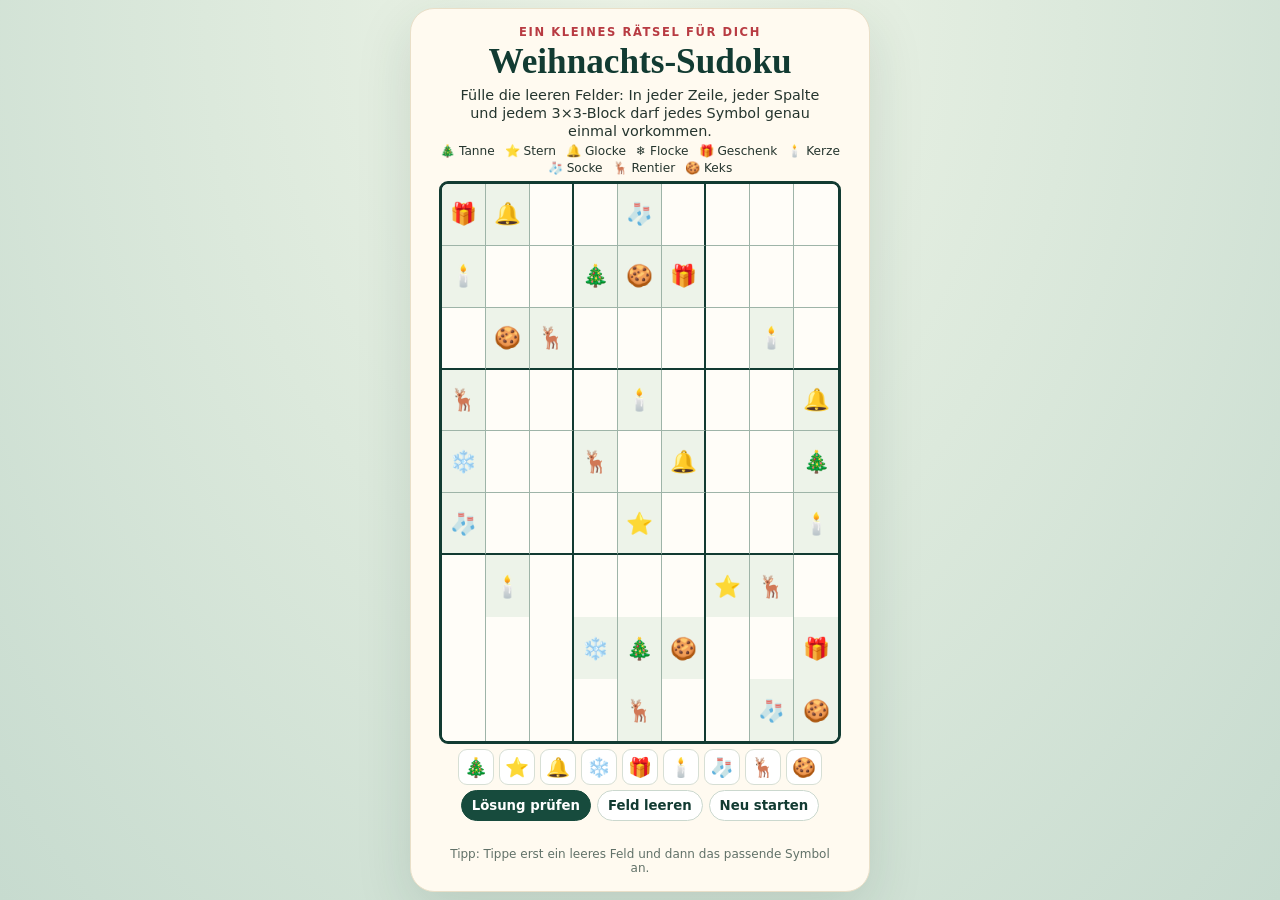
<file: mini-sudoku.html>
<!doctype html>
<html lang="de">
<head>
  <meta charset="utf-8">
  <meta name="viewport" content="width=device-width, initial-scale=1">
  <meta name="theme-color" content="#123b32">
  <title>Weihnachts-Sudoku</title>
  <style>
    :root { color-scheme: light; --pine:#174b3d; --deep:#123b32; --red:#b83b42; --gold:#e6b957; --cream:#fffaf0; --ink:#25352e; }
    * { box-sizing:border-box }
    body { width:100%; height:100dvh; margin:0; min-height:0; display:grid; place-items:center; padding:8px; overflow:hidden; color:var(--ink); background:radial-gradient(ellipse at top,#eff5e8 0,#dce9dc 48%,#c7dbcf 100%); font-family:system-ui,-apple-system,"Segoe UI",sans-serif }
    .card { width:min(100%,460px); height:100%; min-height:0; display:grid; grid-template-rows:auto auto auto auto minmax(0,1fr) auto auto auto auto; align-content:stretch; gap:clamp(2px,.55vh,6px); padding:clamp(10px,1.8vh,20px) clamp(12px,4vw,28px); border:1px solid #e9dfc8; border-radius:24px; background:var(--cream); box-shadow:0 18px 55px #173c3022; text-align:center; overflow:hidden }
    .eyebrow { margin:0; color:var(--red); font-size:.72rem; font-weight:800; letter-spacing:.14em; text-transform:uppercase }
    h1 { margin:0; color:var(--deep); font-family:Georgia,serif; font-size:clamp(1.55rem,5vh,2.2rem); line-height:1.05 }
    .intro { margin:0 auto; max-width:42ch; line-height:1.25; font-size:.9rem }
    .legend { display:flex; justify-content:center; flex-wrap:wrap; gap:4px 10px; margin:0; font-size:.76rem; line-height:1.1 }
    .legend span { white-space:nowrap }
    .board { width:auto; height:100%; max-width:100%; aspect-ratio:1; display:grid; grid-template-columns:repeat(9,minmax(0,1fr)); grid-template-rows:repeat(9,minmax(0,1fr)); margin:auto; border:3px solid var(--deep); border-radius:9px; overflow:hidden; background:white }
    .cell { min-width:0; min-height:0; overflow:hidden; padding:0; line-height:1; text-align:center; border:0; border-right:1px solid #9eb4a8; border-bottom:1px solid #9eb4a8; background:#fffdf8; color:var(--deep); font-size:clamp(.7rem,3.6vw,1.35rem); cursor:pointer; display:grid; place-items:center; transition:background .15s, transform .15s }
    .cell:nth-child(9n) { border-right:0 }
    .cell:nth-child(n+55) { border-bottom:0 }
    .cell:nth-child(9n+3), .cell:nth-child(9n+6) { border-right:2px solid var(--deep) }
    .cell:nth-child(n+19):nth-child(-n+27), .cell:nth-child(n+46):nth-child(-n+54) { border-bottom:2px solid var(--deep) }
    .cell.given { background:#edf3e9; cursor:default }
    .cell.selected { background:#fff0c5; box-shadow:inset 0 0 0 3px var(--gold) }
    .cell.wrong { background:#ffe3df; animation:shake .25s linear 2 }
    .cell:focus-visible,.symbol:focus-visible,.action:focus-visible { outline:3px solid #d08d30; outline-offset:2px; z-index:1 }
    .palette { display:flex; justify-content:center; flex-wrap:wrap; gap:5px; margin:0 }
    .symbol { width:clamp(28px,7vw,36px); height:clamp(30px,7vh,36px); padding:0; border:1px solid #d7dfd5; border-radius:9px; background:white; font-size:clamp(.95rem,4vh,1.2rem); cursor:pointer }
    .symbol:hover,.action:hover { transform:translateY(-1px); border-color:var(--gold) }
    .actions { display:flex; justify-content:center; flex-wrap:wrap; gap:6px; margin-top:0 }
    .action { padding:7px 10px; border:1px solid #cbd8ce; border-radius:999px; background:#fff; color:var(--deep); font:inherit; font-size:.83rem; font-weight:700; cursor:pointer; transition:transform .15s,border-color .15s }
    .action.primary { border-color:var(--pine); background:var(--pine); color:white }
    #message { min-height:1.2em; margin:0; color:var(--pine); font-size:.82rem; font-weight:700 }
    .hint { margin:0; color:#617168; font-size:.75rem }
    .fireworks { position:fixed; inset:0; z-index:5; overflow:hidden; pointer-events:none }
    .spark { position:absolute; left:var(--x); top:var(--y); width:7px; height:7px; border-radius:50%; background:var(--color); box-shadow:0 0 9px 2px var(--color); animation:burst 1.15s ease-out var(--delay) both }
    @keyframes burst { 0% { opacity:0; transform:translate(0,0) scale(.25) } 12% { opacity:1 } 100% { opacity:0; transform:translate(var(--dx),var(--dy)) scale(.05) } }
    @keyframes shake { 25%{transform:translateX(-3px)} 75%{transform:translateX(3px)} }
    @media (prefers-reduced-motion:reduce) { *,*::before,*::after { animation-duration:.01ms!important; animation-iteration-count:1!important; transition-duration:.01ms!important } }
  </style>
</head>
<body>
  <main class="card" aria-labelledby="title">
    <p class="eyebrow">Ein kleines Rätsel für dich</p>
    <h1 id="title">Weihnachts-Sudoku</h1>
    <p class="intro">Fülle die leeren Felder: In jeder Zeile, jeder Spalte und jedem 3×3-Block darf jedes Symbol genau einmal vorkommen.</p>
    <div class="legend" aria-label="Die neun Symbole">
      <span>🎄 Tanne</span><span>⭐ Stern</span><span>🔔 Glocke</span><span>❄️ Flocke</span><span>🎁 Geschenk</span><span>🕯️ Kerze</span><span>🧦 Socke</span><span>🦌 Rentier</span><span>🍪 Keks</span>
    </div>
    <div class="board" id="board" role="grid" aria-label="Sudoku-Raster"></div>
    <div class="palette" aria-label="Symbol auswählen">
      <button class="symbol" data-value="🎄" aria-label="Tanne einsetzen">🎄</button>
      <button class="symbol" data-value="⭐" aria-label="Stern einsetzen">⭐</button>
      <button class="symbol" data-value="🔔" aria-label="Glocke einsetzen">🔔</button>
      <button class="symbol" data-value="❄️" aria-label="Schneeflocke einsetzen">❄️</button>
      <button class="symbol" data-value="🎁" aria-label="Geschenk einsetzen">🎁</button>
      <button class="symbol" data-value="🕯️" aria-label="Kerze einsetzen">🕯️</button>
      <button class="symbol" data-value="🧦" aria-label="Socke einsetzen">🧦</button>
      <button class="symbol" data-value="🦌" aria-label="Rentier einsetzen">🦌</button>
      <button class="symbol" data-value="🍪" aria-label="Keks einsetzen">🍪</button>
    </div>
    <div class="actions">
      <button class="action primary" id="check">Lösung prüfen</button>
      <button class="action" id="erase">Feld leeren</button>
      <button class="action" id="reset">Neu starten</button>
    </div>
    <p id="message" role="status" aria-live="polite"></p>
    <p class="hint">Tipp: Tippe erst ein leeres Feld und dann das passende Symbol an.</p>
  </main>
  <script src="minigame-highscores.js"></script>
  <script>
    (() => {
      const symbols = ['🎄', '⭐', '🔔', '❄️', '🎁', '🕯️', '🧦', '🦌', '🍪'];
      const puzzle = [
        ['🎁', '🔔', '',   '',   '🧦', '',   '',   '',   ''],
        ['🕯️', '',   '',   '🎄', '🍪', '🎁', '',   '',   ''],
        ['',   '🍪', '🦌', '',   '',   '',   '',   '🕯️', ''],
        ['🦌', '',   '',   '',   '🕯️', '',   '',   '',   '🔔'],
        ['❄️', '',   '',   '🦌', '',   '🔔', '',   '',   '🎄'],
        ['🧦', '',   '',   '',   '⭐',  '',   '',   '',   '🕯️'],
        ['',   '🕯️', '',   '',   '',   '',   '⭐',  '🦌', ''],
        ['',   '',   '',   '❄️', '🎄', '🍪', '',   '',   '🎁'],
        ['',   '',   '',   '',   '🦌', '',   '',   '🧦', '🍪']
      ];
      const solution = [
        ['🎁', '🔔', '❄️', '🕯️', '🧦', '🦌', '🍪', '🎄', '⭐'],
        ['🕯️', '🧦', '⭐',  '🎄', '🍪', '🎁', '🔔', '❄️', '🦌'],
        ['🎄', '🍪', '🦌', '🔔', '❄️', '⭐',  '🎁', '🕯️', '🧦'],
        ['🦌', '🎁', '🍪', '🧦', '🕯️', '🎄', '❄️', '⭐',  '🔔'],
        ['❄️', '⭐',  '🕯️', '🦌', '🎁', '🔔', '🧦', '🍪', '🎄'],
        ['🧦', '🎄', '🔔', '🍪', '⭐',  '❄️', '🦌', '🎁', '🕯️'],
        ['🍪', '🕯️', '🎄', '🎁', '🔔', '🧦', '⭐',  '🦌', '❄️'],
        ['⭐',  '🦌', '🧦', '❄️', '🎄', '🍪', '🕯️', '🔔', '🎁'],
        ['🔔', '❄️', '🎁', '⭐',  '🦌', '🕯️', '🎄', '🧦', '🍪']
      ];
      let grid = puzzle.map(row => [...row]);
      let selected = null;
      let startedAt = Date.now();
      let completed = false;
      let completedIn = 0;
      const board = document.querySelector('#board');
      const message = document.querySelector('#message');
      let fireworksTimer;

      function formatDuration(seconds) {
        return `${Math.floor(seconds / 60)}:${String(seconds % 60).padStart(2, '0')}`;
      }

      function celebrate() {
        document.querySelector('.fireworks')?.remove();
        clearTimeout(fireworksTimer);
        const layer = document.createElement('div');
        layer.className = 'fireworks'; layer.setAttribute('aria-hidden', 'true');
        const colors = ['#d9414e', '#e6b957', '#378b68', '#6a8be0', '#d879b0'];
        for (let burst = 0; burst < 7; burst++) {
          const centerX = 10 + Math.random() * 80;
          const centerY = 14 + Math.random() * 66;
          for (let i = 0; i < 18; i++) {
            const angle = (Math.PI * 2 * i) / 18;
            const distance = 35 + Math.random() * 75;
            const spark = document.createElement('i');
            spark.className = 'spark';
            spark.style.setProperty('--x', `${centerX}%`);
            spark.style.setProperty('--y', `${centerY}%`);
            spark.style.setProperty('--dx', `${Math.cos(angle) * distance}px`);
            spark.style.setProperty('--dy', `${Math.sin(angle) * distance}px`);
            spark.style.setProperty('--color', colors[Math.floor(Math.random() * colors.length)]);
            spark.style.setProperty('--delay', `${burst * 130 + Math.random() * 160}ms`);
            layer.append(spark);
          }
        }
        document.body.append(layer);
        fireworksTimer = setTimeout(() => layer.remove(), 2400);
      }

      function render() {
        board.replaceChildren();
        grid.forEach((row, r) => row.forEach((value, c) => {
          const button = document.createElement('button');
          button.type = 'button'; button.className = 'cell';
          button.setAttribute('role', 'gridcell');
          button.setAttribute('aria-label', `Zeile ${r + 1}, Spalte ${c + 1}: ${value || 'leer'}${puzzle[r][c] ? ', vorgegeben' : ''}`);
          button.textContent = value;
          if (puzzle[r][c]) { button.classList.add('given'); button.disabled = true; }
          if (selected && selected[0] === r && selected[1] === c) button.classList.add('selected');
          button.addEventListener('click', () => { selected = [r, c]; message.textContent = ''; render(); });
          board.append(button);
        }));
      }

      document.querySelectorAll('.symbol').forEach(button => button.addEventListener('click', () => {
        if (!selected) { message.textContent = 'Wähle zuerst ein leeres Feld aus.'; return; }
        const [r, c] = selected;
        if (puzzle[r][c]) return;
        grid[r][c] = button.dataset.value;
        message.textContent = '';
        render();
      }));

      document.querySelector('#erase').addEventListener('click', () => {
        if (!selected) { message.textContent = 'Wähle zuerst ein Feld aus.'; return; }
        const [r, c] = selected;
        if (!puzzle[r][c]) grid[r][c] = '';
        message.textContent = ''; render();
      });

      document.querySelector('#check').addEventListener('click', () => {
        const cells = [...board.children];
        cells.forEach(cell => cell.classList.remove('wrong'));
        const incorrect = [];
        grid.forEach((row, r) => row.forEach((value, c) => {
          if (value !== solution[r][c]) incorrect.push(r * 9 + c);
        }));
        if (incorrect.length === 0) {
          if (!completed) {
            completed = true;
            completedIn = Math.max(1, Math.floor((Date.now() - startedAt) / 1000));
            window.recordAdventMiniGameHighscore('winterSudoku', completedIn, true);
            celebrate();
          }
          message.textContent = `Wunderbar – in ${formatDuration(completedIn)} gelöst! Frohe Weihnachten! 🎁`;
        } else {
          incorrect.forEach(index => cells[index].classList.add('wrong'));
          message.textContent = grid.flat().includes('') ? 'Noch nicht ganz – fülle alle Felder aus und prüfe noch einmal.' : 'Fast geschafft – ein paar Symbole passen noch nicht.';
        }
      });

      document.querySelector('#reset').addEventListener('click', () => {
        grid = puzzle.map(row => [...row]); selected = null; startedAt = Date.now(); completed = false; completedIn = 0; message.textContent = ''; render();
      });
      render();
    })();
  </script>
</body>
</html>
</file>
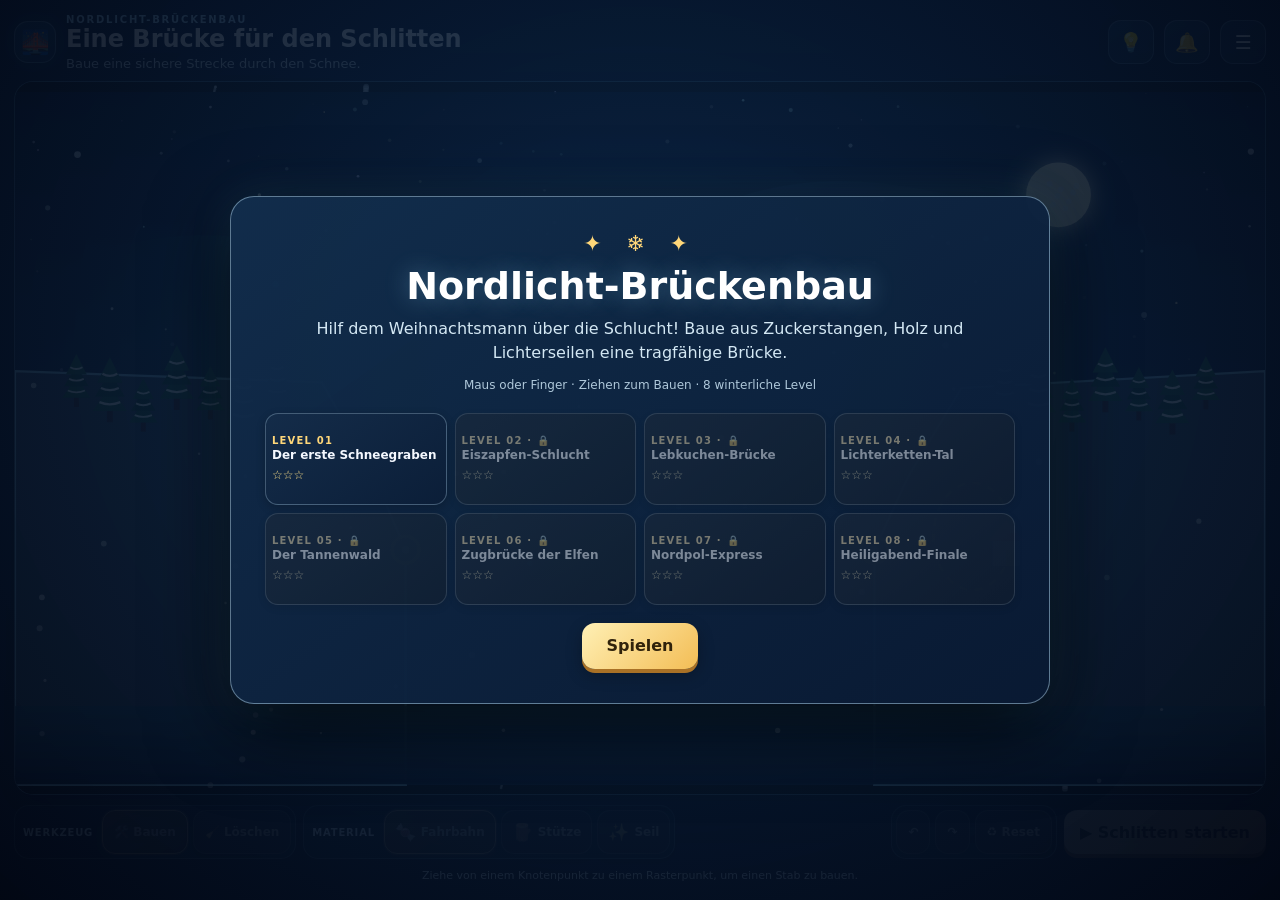
<file: poly-bridge-weihnachten.html>
<!doctype html>
<html lang="de">
<head>
<meta charset="utf-8">
<meta name="viewport" content="width=device-width,initial-scale=1,maximum-scale=1,user-scalable=no,viewport-fit=cover">
<meta name="theme-color" content="#07152d">
<meta name="description" content="Baue eine winterliche Brücke für den Weihnachtsschlitten.">
<title>Nordlicht-Brückenbau – Winterliches Brückenspiel</title>
<style>
:root{color-scheme:dark;--ink:#f4f8ff;--muted:#b6cee5;--blue:#73d9f2;--gold:#ffd779;--panel:#0a1b35;--line:#bdeaff40;--green:#83e6b5;--red:#ff8a91}
*{box-sizing:border-box;-webkit-tap-highlight-color:transparent}
html,body{margin:0;width:100%;height:100%;overflow:hidden;background:#061128;color:var(--ink);font-family:system-ui,-apple-system,"Segoe UI",sans-serif;user-select:none;-webkit-user-select:none}
button{font:inherit;color:inherit}
.shell{height:100dvh;min-height:320px;width:min(100%,1380px);margin:0 auto;padding:clamp(6px,1.2vw,14px);display:grid;grid-template-rows:auto minmax(150px,1fr) auto auto;gap:clamp(5px,1vw,10px)}
.topbar{display:flex;align-items:center;gap:10px;min-height:50px}
.brandmark{height:42px;width:42px;flex:0 0 42px;display:grid;place-items:center;border:1px solid #b8eaff55;border-radius:14px;background:linear-gradient(145deg,#173a58,#102541);font-size:23px;box-shadow:0 0 22px #78daff22}
.title-area{min-width:0;flex:1}
.eyebrow{margin:0;color:#a9dafa;font-size:10px;font-weight:850;letter-spacing:.18em;text-transform:uppercase}
h1{margin:1px 0 0;font-size:clamp(17px,2vw,24px);line-height:1.15;color:#fff}
#levelHint{margin:2px 0 0;color:#c6d9e9;font-size:clamp(10px,1.2vw,13px);white-space:nowrap;overflow:hidden;text-overflow:ellipsis}
.icon-btn,.tool-btn,.mat-btn,.primary,.secondary,.level-card{border:1px solid #c7eaff48;background:linear-gradient(145deg,#142c49,#0b1e38);border-radius:13px;min-height:44px;cursor:pointer;box-shadow:0 3px 10px #0003;transition:transform .12s,border-color .12s,background .12s}
.icon-btn{width:46px;flex:0 0 46px;font-size:19px}
button:hover{border-color:#8ddffa;background-color:#163655}
button:active{transform:translateY(1px)}
button:focus-visible{outline:3px solid #ffdf83;outline-offset:2px}
button:disabled{opacity:.38;cursor:not-allowed;filter:saturate(.5)}
.arena{position:relative;overflow:hidden;min-height:0;border:1px solid #9ee5ff60;border-radius:19px;background:#07172e;box-shadow:0 10px 34px #0007,inset 0 0 35px #54b8ff12}
canvas{display:block;width:100%;height:100%;touch-action:none}
.hud{position:absolute;z-index:1;inset:10px 12px auto;display:flex;justify-content:space-between;gap:8px;pointer-events:none}
.hud-group{display:flex;flex-wrap:wrap;gap:6px;align-items:flex-start}
.pill{padding:6px 10px;border:1px solid #c8eaff49;border-radius:999px;background:#06162de8;color:#f4fbff;font-size:clamp(11px,1.3vw,14px);font-weight:780;text-shadow:0 1px 5px #000;box-shadow:0 3px 12px #0004}
.pill strong{color:#ffdb7e}
.toast{position:absolute;z-index:3;left:50%;bottom:12px;transform:translate(-50%,10px);max-width:min(92%,620px);padding:9px 15px;border:1px solid #fff5;border-radius:999px;background:#07152ded;color:white;font-size:13px;font-weight:750;text-align:center;box-shadow:0 6px 20px #0008;opacity:0;pointer-events:none;transition:opacity .18s,transform .18s}
.toast.show{opacity:1;transform:translate(-50%,0)}
.toolbar{display:flex;align-items:center;gap:7px;flex-wrap:wrap}
.tool-group{display:flex;align-items:center;gap:5px;padding:4px;border:1px solid #9ddcff30;border-radius:15px;background:#08182e}
.tool-label{padding:0 4px;color:#9dbbd4;font-size:10px;font-weight:850;letter-spacing:.08em;text-transform:uppercase}
.tool-btn{padding:0 11px;white-space:nowrap;font-size:12px;font-weight:750}
.tool-btn[aria-pressed="true"],.mat-btn[aria-pressed="true"]{border-color:#ffd779;background:linear-gradient(145deg,#624c28,#382e25);box-shadow:0 0 0 1px #ffd77933,0 3px 12px #ffd77915}
.mat-btn{display:flex;align-items:center;justify-content:center;gap:5px;padding:0 10px;min-width:48px;font-size:12px;font-weight:800;white-space:nowrap}
.mat-btn .emoji{font-size:17px}
.toolbar-spacer{flex:1}
.primary,.secondary{padding:0 16px;white-space:nowrap;font-weight:850}
.primary{border:0;background:linear-gradient(135deg,#fff0b5,#f3bd55);color:#30220b;box-shadow:0 4px 0 #a97126,0 6px 16px #0004}
.primary:hover{background:linear-gradient(135deg,#fff5cf,#ffd36c);color:#30220b}
.secondary{background:linear-gradient(145deg,#163955,#0b233b)}
.statusline{min-height:17px;color:#b3cce0;font-size:11px;text-align:center}
.overlay{position:fixed;z-index:10;inset:0;display:grid;place-items:center;padding:16px;background:radial-gradient(ellipse at 50% 38%,#0c2849d9,#020713ed)}
.overlay[hidden]{display:none}
.dialog{width:min(94vw,540px);max-height:min(90dvh,820px);overflow:auto;padding:clamp(20px,4vw,34px);border:1px solid #c7eaff70;border-radius:24px;background:linear-gradient(145deg,#122e4df5,#091a33f7);box-shadow:0 24px 80px #000b,0 0 44px #70d9ff1c;text-align:center}
.dialog.wide{width:min(96vw,820px)}
.ornament{color:#ffd779;font-size:22px;letter-spacing:.4em}
.dialog h2{margin:10px 0 8px;font-size:clamp(24px,6vw,38px);line-height:1.06;color:white;text-shadow:0 0 24px #93dfff55}
.dialog p{margin:10px auto;color:#d4e8f4;line-height:1.55}
.dialog .small{font-size:12px;color:#afc8da}
.dialog-actions{display:flex;justify-content:center;flex-wrap:wrap;gap:9px;margin-top:18px}
.dialog-actions button{min-width:116px;min-height:46px}
.level-grid{display:grid;grid-template-columns:repeat(4,minmax(0,1fr));gap:8px;margin:18px 0 4px}
.level-card{min-height:92px;padding:9px 6px;text-align:left}
.level-card .num{display:block;color:#ffd779;font-size:10px;font-weight:900;letter-spacing:.12em}
.level-card .name{display:block;margin-top:3px;font-size:12px;font-weight:850;line-height:1.15}
.level-card .stars{display:block;margin-top:5px;color:#ffe18a;font-size:12px}
.level-card.locked{opacity:.48;cursor:not-allowed}
.level-card.done{border-color:#f7d47580;background:linear-gradient(145deg,#3a3629,#10253a)}
.howto{display:grid;grid-template-columns:repeat(3,1fr);gap:9px;margin:16px 0}
.howto div{padding:12px 10px;border:1px solid #c4eaff31;border-radius:14px;background:#06182da8;font-size:12px;line-height:1.45}
.howto b{display:block;margin-bottom:5px;color:#ffe18a}
.hide{display:none!important}
@media(max-width:650px){
 .shell{padding:6px;grid-template-rows:auto minmax(140px,1fr) auto auto;gap:5px}
 .topbar{min-height:44px;gap:6px}.brandmark{width:36px;height:36px;flex-basis:36px;border-radius:12px;font-size:20px}
 #levelHint{font-size:10px}.icon-btn{width:42px;flex-basis:42px;min-height:42px}
 .arena{border-radius:13px}.hud{inset:6px 6px auto;gap:4px}.hud-group{gap:4px}.pill{padding:5px 8px;font-size:10px}
 .toolbar{gap:4px}.tool-group{gap:3px;padding:3px;border-radius:12px}.tool-label{font-size:8px;padding:0 2px}
 .tool-btn{padding:0 8px;min-height:44px;font-size:11px}.mat-btn{min-height:44px;padding:0 7px;font-size:10px;gap:3px}
 .primary,.secondary{min-height:44px;padding:0 12px;font-size:12px}.statusline{font-size:10px;min-height:14px}
 .level-grid{grid-template-columns:repeat(2,minmax(0,1fr));gap:6px}.level-card{min-height:74px}
 .howto{grid-template-columns:1fr;gap:6px}.howto div{text-align:left}
}
@media(max-width:390px){.tool-label{display:none}.tool-btn{padding:0 7px}.mat-btn{padding:0 6px}.toolbar-spacer{display:none}.toolbar{justify-content:center}}
@media(orientation:landscape) and (max-height:520px){
 .shell{padding:5px;gap:4px;grid-template-rows:auto minmax(120px,1fr) auto auto}
 .topbar{min-height:38px}.brandmark{height:34px;width:34px;flex-basis:34px}.icon-btn{min-height:38px;width:40px;flex-basis:40px}
 .arena{border-radius:11px}.toolbar{gap:3px}.tool-btn,.mat-btn,.primary,.secondary{min-height:40px}
 .statusline{display:none}
}
</style>
</head>
<body>
<div class="shell">
 <header class="topbar">
  <div class="brandmark" aria-hidden="true">🌉</div>
  <div class="title-area"><p class="eyebrow" id="stateLabel">NORDLICHT-BRÜCKENBAU</p><h1 id="levelTitle">Eine Brücke für den Schlitten</h1><p id="levelHint">Baue eine sichere Strecke durch den Schnee.</p></div>
  <button id="tipBtn" class="icon-btn" type="button" aria-label="Tipp zum Level" title="Tipp">💡</button>
  <button id="soundBtn" class="icon-btn" type="button" aria-label="Ton ein- oder ausschalten" title="Ton">🔔</button>
  <button id="menuBtn" class="icon-btn" type="button" aria-label="Levelmenü öffnen" title="Menü">☰</button>
 </header>
 <main class="arena" id="arena">
  <canvas id="canvas" aria-label="Winterliche Brückenbaustelle. Ziehe von einem Knoten zu einem Punkt, um einen Stab zu bauen."></canvas>
  <div id="hud" class="hud hide" aria-live="polite">
   <div class="hud-group"><div class="pill" id="hudLevel">Level 1/8</div><div class="pill">Budget: <strong id="hudBudget">0 / 0 ✦</strong></div></div>
   <div class="hud-group"><div class="pill" id="hudMode">Bauen</div><div class="pill" id="hudLoad">Brücke bereit</div></div>
  </div>
  <div id="toast" class="toast" aria-live="assertive"></div>
 </main>
 <nav id="toolbar" class="toolbar" aria-label="Brückenbau-Werkzeuge">
  <div class="tool-group" aria-label="Werkzeug">
   <span class="tool-label">Werkzeug</span>
   <button id="buildTool" class="tool-btn" type="button" aria-pressed="true">🛠️ Bauen</button>
   <button id="deleteTool" class="tool-btn" type="button" aria-pressed="false">🧹 Löschen</button>
  </div>
  <div class="tool-group" aria-label="Material">
   <span class="tool-label">Material</span>
   <button class="mat-btn" data-material="road" type="button" aria-label="Zuckerstangen-Fahrbahn auswählen" title="Fahrbahn · stabil, mittlerer Preis" aria-pressed="true"><span class="emoji">🍬</span>Fahrbahn</button>
   <button class="mat-btn" data-material="wood" type="button" aria-label="Holzstütze auswählen" title="Stütze · günstig, begrenzte Tragkraft" aria-pressed="false"><span class="emoji">🪵</span>Stütze</button>
   <button class="mat-btn" data-material="rope" type="button" aria-label="Lichterseil auswählen" title="Lichterseil · günstig, trägt nur auf Zug" aria-pressed="false"><span class="emoji">✨</span>Seil</button>
  </div>
  <div class="toolbar-spacer"></div>
  <div class="tool-group" aria-label="Bearbeiten">
   <button id="undoBtn" class="tool-btn" type="button" aria-label="Rückgängig" title="Rückgängig · Strg+Z">↶</button>
   <button id="redoBtn" class="tool-btn" type="button" aria-label="Wiederholen" title="Wiederholen · Strg+Y">↷</button>
   <button id="resetBtn" class="tool-btn" type="button" aria-label="Brücke zurücksetzen">♻️ Reset</button>
  </div>
  <button id="runBtn" class="primary" type="button">▶ Schlitten starten</button>
 </nav>
 <div id="statusLine" class="statusline" aria-live="polite">Ziehe von einem Knotenpunkt zu einem Rasterpunkt, um einen Stab zu bauen.</div>
</div>

<section id="overlay" class="overlay" role="dialog" aria-modal="true" aria-labelledby="dialogTitle" hidden>
 <div id="dialog" class="dialog">
  <div class="ornament" aria-hidden="true">✦ ❄ ✦</div>
  <h2 id="dialogTitle"></h2>
  <div id="dialogBody"></div>
  <div id="dialogActions" class="dialog-actions"></div>
 </div>
</section>

<script>
(()=>{'use strict';
/* 1. Level, Material und Physik-Konfiguration */
const WORLD={w:1120,h:620,grid:25,ground:620};
const MATERIALS={
 road:{name:'Fahrbahn',cost:.20,max:150,color:'#f6f3e7',dark:'#ad3344',compliance:.00008,limit:.28,width:13},
 wood:{name:'Stütze',cost:.085,max:205,color:'#b8793e',dark:'#603c2c',compliance:.00004,limit:.20,width:9},
 rope:{name:'Lichterseil',cost:.05,max:260,color:'#86e5b8',dark:'#184b53',compliance:.00012,limit:.33,width:5}
};
const LEVELS=[
 {title:'Der erste Schneegraben',hint:'Drei Zuckerstangen-Balken bilden eine einfache Fahrbahn. Ein kleines Dreieck in der Mitte hält den Schlitten ruhig.',budget:150,anchors:[[350,410,'start'],[770,410,'goal']],start:[366,397],goal:[858,410],allowed:['road'],mass:.80,speed:112,cliffs:[[[0,250],[275,260],[320,340],[350,410],[350,620],[0,620]],[[770,410],[800,345],[848,265],[1120,250],[1120,620],[770,620]]],islands:[]},
 {title:'Eiszapfen-Schlucht',hint:'Stütze die Fahrbahn mit einem umgedrehten V aus Holz. Die Seile bleiben noch im Elfenschuppen.',budget:290,anchors:[[330,410,'start'],[790,410,'goal']],start:[346,397],goal:[876,410],allowed:['road','wood'],mass:.88,speed:116,cliffs:[[[0,235],[255,246],[300,330],[330,410],[330,620],[0,620]],[[790,410],[822,330],[865,248],[1120,235],[1120,620],[790,620]]],islands:[]},
 {title:'Lebkuchen-Brücke',hint:'Die Ausfahrt liegt höher. Führe die Fahrbahn in vier Abschnitten bergauf und verankere die Mitte mit Holz.',budget:350,anchors:[[315,435,'start'],[805,350,'goal']],start:[331,422],goal:[887,350],allowed:['road','wood'],mass:.92,speed:118,cliffs:[[[0,260],[242,270],[284,360],[315,435],[315,620],[0,620]],[[805,350],[842,305],[888,266],[1120,260],[1120,620],[805,620]]],islands:[]},
 {title:'Lichterketten-Tal',hint:'Eine tiefe Schlucht braucht ein Hängewerk. Baue erst die Fahrbahn, dann ein hohes Dreieck aus Stützen und Zugseilen.',budget:430,anchors:[[285,415,'start'],[835,415,'goal']],start:[301,402],goal:[923,415],allowed:['road','wood','rope'],mass:1.02,speed:120,cliffs:[[[0,245],[220,250],[257,334],[285,415],[285,620],[0,620]],[[835,415],[865,332],[905,250],[1120,245],[1120,620],[835,620]]],islands:[]},
 {title:'Der Tannenwald',hint:'Die Insel in der Mitte ist ein fester Anker. Baue zwei kürzere Fahrbahnspannen zu ihr und verstrebe beide Seiten.',budget:470,anchors:[[270,420,'start'],[560,386,'mid'],[850,420,'goal']],start:[286,407],goal:[936,420],allowed:['road','wood','rope'],mass:1.05,speed:120,cliffs:[[[0,248],[205,255],[240,340],[270,420],[270,620],[0,620]],[[850,420],[880,340],[915,255],[1120,248],[1120,620],[850,620]]],islands:[[[485,620],[497,456],[523,402],[560,386],[597,402],[623,456],[635,620]]]},
 {title:'Zugbrücke der Elfen',hint:'Der Geschenkwagen ist schwerer und das Budget knapp. Nutze kurze Planken und ein sparsames Seil-Dreieck.',budget:320,anchors:[[325,410,'start'],[795,410,'goal']],start:[341,397],goal:[882,410],allowed:['road','wood','rope'],mass:1.45,speed:115,cliffs:[[[0,238],[247,248],[291,330],[325,410],[325,620],[0,620]],[[795,410],[830,330],[873,248],[1120,238],[1120,620],[795,620]]],islands:[]},
 {title:'Nordpol-Express',hint:'Der lange Zug rollt schneller an. Eine hohe Fachwerkbrücke mit mehreren Dreiecken verteilt die Last.',budget:460,anchors:[[290,415,'start'],[830,385,'goal']],start:[306,402],goal:[916,385],allowed:['road','wood','rope'],mass:1.25,speed:140,cliffs:[[[0,250],[220,258],[260,340],[290,415],[290,620],[0,620]],[[830,385],[867,322],[908,258],[1120,250],[1120,620],[830,620]]],islands:[]},
 {title:'Heiligabend-Finale',hint:'Zwei lange Spannweiten treffen auf der Mittelinsel zusammen. Plane sechs kurze Planken und verankere jedes Feld mit Dreiecken.',budget:590,anchors:[[245,425,'start'],[560,385,'mid'],[875,425,'goal']],start:[261,412],goal:[958,425],allowed:['road','wood','rope'],mass:1.5,speed:132,cliffs:[[[0,256],[175,266],[211,347],[245,425],[245,620],[0,620]],[[875,425],[909,347],[945,266],[1120,256],[1120,620],[875,620]]],islands:[[[462,620],[480,454],[516,399],[560,385],[604,399],[640,454],[658,620]]]}
];
const PHYS={step:1/60,gravity:430,damping:.992,iterations:9,dtMax:.05};
const canvas=document.querySelector('#canvas'),ctx=canvas.getContext('2d',{alpha:false});
const $=s=>document.querySelector(s);
const ui={levelTitle:$('#levelTitle'),levelHint:$('#levelHint'),stateLabel:$('#stateLabel'),hud:$('#hud'),hudLevel:$('#hudLevel'),hudBudget:$('#hudBudget'),hudMode:$('#hudMode'),hudLoad:$('#hudLoad'),status:$('#statusLine'),toast:$('#toast'),overlay:$('#overlay'),dialog:$('#dialog'),dialogTitle:$('#dialogTitle'),dialogBody:$('#dialogBody'),dialogActions:$('#dialogActions'),run:$('#runBtn'),undo:$('#undoBtn'),redo:$('#redoBtn')};
let state='menu',levelIndex=0,level=LEVELS[0],nodes=[],edges=[],idNext=1,selectedMaterial='road',tool='build',history=[],future=[],savedBuild=null,routeNodes=[],routeEdges=[],ride={distance:0,index:0,x:0,y:0,angle:0},paused=false,toastTimer=0,accumulator=0,lastFrame=0,scoreData={unlocked:1,stars:Array(LEVELS.length).fill(0)},soundOn=true,audio=null,tutShown=false,menuReturnState=null;
let view={scale:1,ox:0,oy:0,dpr:1,w:1,h:1};
const pointer={down:false,id:null,start:null,world:null,last:null,source:null,moved:false};
const snow=[];
const stars=[];
const colors=['#b5f5ff','#fff1bf','#d9d1ff','#ffffff'];
let seed=81723;
function rand(){seed=(seed*1664525+1013904223)>>>0;return seed/4294967296}
for(let i=0;i<100;i++)stars.push({x:rand()*WORLD.w,y:rand()*310,r:.5+rand()*1.4,a:.25+rand()*.7,phase:rand()*6.28});
for(let i=0;i<72;i++)snow.push({x:rand()*WORLD.w,y:rand()*WORLD.h,r:1+rand()*2.1,v:20+rand()*45,drift:-9+rand()*18,phase:rand()*6.28});
function safeLoad(){try{const d=JSON.parse(localStorage.getItem('nordlichtBrueckenbauV1')||'null');if(d&&Number.isFinite(d.unlocked)&&Array.isArray(d.stars)){scoreData.unlocked=Math.max(1,Math.min(LEVELS.length,d.unlocked));scoreData.stars=LEVELS.map((_,i)=>Math.max(0,Math.min(3,Number(d.stars[i])||0)));}}catch(_){scoreData={unlocked:1,stars:Array(LEVELS.length).fill(0)};}}
function safeSave(){try{localStorage.setItem('nordlichtBrueckenbauV1',JSON.stringify(scoreData));}catch(_){}}
function makeNode(x,y,kind){return{id:idNext++,x,y,px:x,py:y,kind:kind||'joint'};}
function dist(a,b){const dx=a.x-b.x,dy=a.y-b.y;return Math.hypot(dx,dy);}
function findNode(id){for(let i=0;i<nodes.length;i++)if(nodes[i].id===id)return nodes[i];return null;}
function costOf(edge){return dist(findNode(edge.a),findNode(edge.b))*MATERIALS[edge.material].cost;}
function spent(){let sum=0;for(const e of edges)sum+=costOf(e);return sum;}
function snapshot(){return{next:idNext,nodes:nodes.map(n=>({id:n.id,x:n.x,y:n.y,kind:n.kind})),edges:edges.map(e=>({id:e.id,a:e.a,b:e.b,material:e.material,rest:e.rest,stress:0,broken:false}))};}
function applySnapshot(s){idNext=s.next;nodes=s.nodes.map(n=>makeNode(n.x,n.y,n.kind));nodes.forEach((n,i)=>n.id=s.nodes[i].id);idNext=s.next;edges=s.edges.map(e=>({...e,stress:0,broken:false}));}
function remember(){history.push(snapshot());if(history.length>40)history.shift();future.length=0;syncButtons();}
function undo(){if(state!=='build'||!history.length)return;future.push(snapshot());applySnapshot(history.pop());selectedSource=null;updateHud();syncButtons();sound('tap');}
function redo(){if(state!=='build'||!future.length)return;history.push(snapshot());applySnapshot(future.pop());selectedSource=null;updateHud();syncButtons();sound('tap');}
function syncButtons(){ui.undo.disabled=state!=='build'||!history.length;ui.redo.disabled=state!=='build'||!future.length;$('#resetBtn').disabled=state!=='build';$('#buildTool').disabled=state!=='build';$('#deleteTool').disabled=state!=='build';for(const b of document.querySelectorAll('.mat-btn')){const ok=state==='build'&&level.allowed.includes(b.dataset.material);b.disabled=!ok;b.setAttribute('aria-pressed',String(selectedMaterial===b.dataset.material));}ui.run.textContent=state==='sim'?(paused?'▶ Weiter':'Ⅱ Pause'):state==='result'?'↶ Zurück zum Bauen':'▶ Schlitten starten';ui.run.disabled=state==='menu';}
function toast(message){ui.toast.textContent=message;ui.toast.classList.add('show');toastTimer=2.5;}
function updateHud(){const s=spent();ui.hudBudget.textContent=Math.round(s)+' / '+level.budget+' ✦';ui.hudLevel.textContent='Level '+(levelIndex+1)+' / '+LEVELS.length;ui.hudMode.textContent=state==='sim'?(paused?'Pause':'Simulation'):state==='result'?'Ergebnis':'Bauen';ui.hudLoad.textContent=state==='sim'?'Last: '+(level.mass>1.2?'schwer':'normal'):state==='result'?'Brücke ausgewertet':'Brücke bereit';ui.levelTitle.textContent=state==='menu'?'Eine Brücke für den Schlitten':level.title;ui.levelHint.textContent=state==='menu'?'Baue eine sichere Strecke durch den Schnee.':level.hint;ui.stateLabel.textContent=state==='sim'?'DER SCHLITTEN ROLLT':state==='result'?'LEVEL-AUSWERTUNG':state==='menu'?'NORDLICHT-BRÜCKENBAU':'LEVEL '+String(levelIndex+1).padStart(2,'0')+' · BAUMODUS';ui.hud.classList.toggle('hide',state==='menu');syncButtons();}
function loadLevel(index,showTutorial){levelIndex=index;level=LEVELS[index];nodes=[];edges=[];idNext=1;history=[];future=[];savedBuild=null;paused=false;accumulator=0;selectedMaterial=level.allowed[0];tool='build';selectedSource=null;routeNodes=[];routeEdges=[];ride={distance:0,index:0,x:level.start[0],y:level.start[1],angle:0};for(const a of level.anchors)nodes.push(makeNode(a[0],a[1],a[2]));state='build';$('#buildTool').setAttribute('aria-pressed','true');$('#deleteTool').setAttribute('aria-pressed','false');$('#buildTool').classList.add('active');$('#deleteTool').classList.remove('active');document.querySelectorAll('.mat-btn').forEach(b=>b.setAttribute('aria-pressed',String(b.dataset.material===selectedMaterial)));ui.status.textContent='Ziehe von einem Knotenpunkt zu einem Rasterpunkt, um einen Stab zu bauen.';updateHud();if(showTutorial&&index===0&&!tutShown){tutShown=true;showTutorial();}}
function showDialog(title,body,buttons,wide){ui.dialogTitle.textContent=title;ui.dialogBody.innerHTML=body||'';ui.dialog.classList.toggle('wide',!!wide);ui.dialogActions.replaceChildren();for(const b of buttons||[]){const el=document.createElement('button');el.type='button';el.className=b.primary?'primary':'secondary';el.textContent=b.label;el.addEventListener('click',b.action);ui.dialogActions.appendChild(el);}ui.overlay.hidden=false;}
function hideDialog(){ui.overlay.hidden=true;}
function showTutorial(){showDialog('So baust du eine Brücke','<div class="howto"><div><b>1 · Knoten verbinden</b>Ziehe von einem festen Anker oder Gelenk zu einem neuen Rasterpunkt. Ein weiterer Zug verbindet die Stäbe.</div><div><b>2 · Material wählen</b>Fahrbahn trägt den Schlitten. Holz stützt; Seile halten nur Zug aus. Bleib im Budget.</div><div><b>3 · Probe fahren</b>Starte die Simulation. Bei einem Bruch kannst du exakt zu deinem Bauplan zurückkehren.</div></div><p class="small">Tipp: Ein Dreieck versteift die Fahrbahn. Das Tutorial erscheint nur einmal.</p>',[{label:'Überspringen',action:()=>{hideDialog();}},{label:'Los geht’s',primary:true,action:()=>hideDialog()}],true);}
function showMenu(){if(state!=='menu')menuReturnState=state;state='menu';paused=false;updateHud();const cards=LEVELS.map((l,i)=>{const locked=i+1>scoreData.unlocked;const stars='★'.repeat(scoreData.stars[i])+'☆'.repeat(3-scoreData.stars[i]);return'<button class="level-card '+(locked?'locked ':'')+(scoreData.stars[i]?'done':'')+'" data-level="'+i+'" '+(locked?'disabled':'')+'><span class="num">LEVEL '+String(i+1).padStart(2,'0')+(locked?' · 🔒':'')+'</span><span class="name">'+l.title+'</span><span class="stars">'+stars+'</span></button>';}).join('');showDialog('Nordlicht-Brückenbau','<p>Hilf dem Weihnachtsmann über die Schlucht! Baue aus Zuckerstangen, Holz und Lichterseilen eine tragfähige Brücke.</p><p class="small">Maus oder Finger · Ziehen zum Bauen · 8 winterliche Level</p><div class="level-grid">'+cards+'</div>',[{label:menuReturnState?'Weiterbauen':'Spielen',primary:true,action:()=>{hideDialog();if(menuReturnState==='sim'||menuReturnState==='result'){returnToBuild();}else if(menuReturnState==='build'){state='build';updateHud();}else loadLevel(levelIndex,true);menuReturnState=null;}}],true);ui.dialogBody.querySelectorAll('[data-level]').forEach(b=>b.addEventListener('click',()=>{const i=Number(b.dataset.level);hideDialog();menuReturnState=null;loadLevel(i,true);sound('tap');}));}
function showHint(){toast('Tipp: '+level.hint);}
function chooseMaterial(id){if(state!=='build'||!level.allowed.includes(id)){toast('Dieses Material ist in dem Level noch nicht verfügbar.');return;}selectedMaterial=id;document.querySelectorAll('.mat-btn').forEach(b=>b.setAttribute('aria-pressed',String(b.dataset.material===id)));sound('tap');}
function chooseTool(next){if(state!=='build')return;tool=next;selectedSource=null;$('#buildTool').setAttribute('aria-pressed',String(next==='build'));$('#deleteTool').setAttribute('aria-pressed',String(next==='delete'));ui.status.textContent=next==='delete'?'Tippe auf einen Stab oder ein Gelenk, um es zu entfernen.':'Ziehe von einem Knoten zu einem Punkt, um einen Stab zu bauen.';}
function edgeExists(a,b){return edges.some(e=>(e.a===a&&e.b===b)||(e.a===b&&e.b===a));}
function pointInPoly(x,y,p){let c=false;for(let i=0,j=p.length-1;i<p.length;j=i++){const a=p[i],b=p[j];if(((a[1]>y)!==(b[1]>y))&&(x<(b[0]-a[0])*(y-a[1])/(b[1]-a[1]+1e-9)+a[0]))c=!c;}return c;}
function linkClips(a,b){for(let i=0;i<level.cliffs.length;i++){const p=level.cliffs[i];for(let t=.12;t<.9;t+=.11)if(pointInPoly(a.x+(b.x-a.x)*t,a.y+(b.y-a.y)*t,p))return true;}for(let k=0;k<level.islands.length;k++){const p=level.islands[k];for(let t=.08;t<.96;t+=.08)if(pointInPoly(a.x+(b.x-a.x)*t,a.y+(b.y-a.y)*t,p))return true;}return false;}
function nearestNode(p,max){let best=null,bd=max;for(const n of nodes){const d=Math.hypot(p.x-n.x,p.y-n.y);if(d<bd){bd=d;best=n;}}return best;}
function snapPoint(p){const near=nearestNode(p,23);if(near)return{x:near.x,y:near.y,node:near};return{x:Math.round(p.x/WORLD.grid)*WORLD.grid,y:Math.round(p.y/WORLD.grid)*WORLD.grid,node:null};}
function addLink(sourceId,end){const a=findNode(sourceId);if(!a)return false;let b=end.node;if(b&&b.id===a.id){toast('Wähle einen anderen Knotenpunkt.');return false;}if(!b){if(end.x<12||end.x>WORLD.w-12||end.y<35||end.y>WORLD.h-28){toast('Der Punkt liegt außerhalb des Spielfelds.');return false;}if(level.cliffs.some(p=>pointInPoly(end.x,end.y,p))||level.islands.some(p=>pointInPoly(end.x,end.y,p))){toast('Hier ist Fels im Weg. Wähle einen freien Rasterpunkt.');return false;}b=makeNode(end.x,end.y,'joint');}
 const length=dist(a,b),mat=MATERIALS[selectedMaterial];if(length<24){toast('Der Stab ist zu kurz.');return false;}if(length>mat.max){toast(mat.name+' ist höchstens '+mat.max+' Einheiten lang.');return false;}if(edgeExists(a.id,b.id)){toast('Diese beiden Knoten sind schon verbunden.');return false;}if(linkClips(a,b)){toast('Der Stab würde durch eine Klippe oder Insel laufen.');return false;}const price=length*mat.cost;if(spent()+price>level.budget){toast('Dafür reichen die ✦ Geschenke im Budget nicht.');return false;}remember();if(!end.node)nodes.push(b);edges.push({id:idNext++,a:a.id,b:b.id,material:selectedMaterial,rest:length,stress:0,broken:false});selectedSource=b.id;updateHud();sound('tap');return true;}
function removeAt(p){let near=null,bd=20;for(const n of nodes){if(n.kind!=='joint')continue;const d=Math.hypot(p.x-n.x,p.y-n.y);if(d<bd){bd=d;near=n;}}if(near){remember();edges=edges.filter(e=>e.a!==near.id&&e.b!==near.id);nodes=nodes.filter(n=>n.id!==near.id);selectedSource=null;updateHud();sound('tap');return true;}let hit=null;bd=16;for(const e of edges){const a=findNode(e.a),b=findNode(e.b);if(!a||!b)continue;const vx=b.x-a.x,vy=b.y-a.y,l2=vx*vx+vy*vy,t=Math.max(0,Math.min(1,((p.x-a.x)*vx+(p.y-a.y)*vy)/(l2||1))),d=Math.hypot(p.x-(a.x+vx*t),p.y-(a.y+vy*t));if(d<bd){bd=d;hit=e;}}if(hit){remember();edges=edges.filter(e=>e.id!==hit.id);updateHud();sound('tap');return true;}toast('Tippe genau auf einen Stab oder ein Gelenk.');return false;}
function canvasPoint(ev){const r=canvas.getBoundingClientRect();const x=(ev.clientX-r.left-view.ox)/view.scale,y=(ev.clientY-r.top-view.oy)/view.scale;if(x<0||x>WORLD.w||y<0||y>WORLD.h)return null;return{x,y};}
let selectedSource=null;
function onPointerDown(ev){if(state!=='build'||ui.overlay.hidden===false)return;const p=canvasPoint(ev);if(!p)return;canvas.setPointerCapture(ev.pointerId);pointer.down=true;pointer.id=ev.pointerId;pointer.start=p;pointer.world=p;pointer.last=p;pointer.moved=false;if(tool==='delete')return;const n=nearestNode(p,24);if(n){pointer.source=n.id;selectedSource=n.id;}else{pointer.source=selectedSource;} }
function onPointerMove(ev){const p=canvasPoint(ev);if(!p)return;pointer.world=p;if(pointer.down&&pointer.id===ev.pointerId&&pointer.start&&Math.hypot(p.x-pointer.start.x,p.y-pointer.start.y)>8)pointer.moved=true;}
function onPointerUp(ev){if(!pointer.down||pointer.id!==ev.pointerId)return;const p=canvasPoint(ev);pointer.down=false;pointer.id=null;if(!p){pointer.source=null;return;}if(tool==='delete'){removeAt(p);pointer.source=null;return;}const source=pointer.source||selectedSource;const target=nearestNode(p,24);const moved=pointer.moved;pointer.source=null;if(source){if(target&&target.id===source){if(!moved)selectedSource=source;return;}const end=target?{node:target}:snapPoint(p);addLink(source,end);}else if(!moved&&!target){const sp=snapPoint(p);if(sp.x>12&&sp.x<WORLD.w-12&&sp.y>35&&sp.y<WORLD.h-28&&!level.cliffs.some(poly=>pointInPoly(sp.x,sp.y,poly))&&!level.islands.some(poly=>pointInPoly(sp.x,sp.y,poly))){remember();nodes.push(makeNode(sp.x,sp.y,'joint'));selectedSource=nodes[nodes.length-1].id;updateHud();toast('Gelenk gesetzt. Ziehe von ihm weiter.');}}else if(target){selectedSource=target.id;} }
canvas.addEventListener('pointerdown',onPointerDown);canvas.addEventListener('pointermove',onPointerMove);canvas.addEventListener('pointerup',onPointerUp);canvas.addEventListener('pointercancel',()=>{pointer.down=false;pointer.id=null;});
function buildRoute(){const start=nodes.find(n=>n.kind==='start'),goal=nodes.find(n=>n.kind==='goal');if(!start||!goal)return null;const adjacency=new Map();for(const n of nodes)adjacency.set(n.id,[]);for(const e of edges){if(e.material!=='road'||e.broken)continue;if(!adjacency.has(e.a)||!adjacency.has(e.b))continue;adjacency.get(e.a).push({to:e.b,e});adjacency.get(e.b).push({to:e.a,e});}const queue=[start.id],prev=new Map([[start.id,null]]);for(let q=0;q<queue.length;q++){const id=queue[q];if(id===goal.id)break;for(const x of adjacency.get(id)||[])if(!prev.has(x.to)){prev.set(x.to,{from:id,e:x.e});queue.push(x.to);}}if(!prev.has(goal.id))return null;const ns=[goal.id],es=[];let at=goal.id;while(at!==start.id){const p=prev.get(at);es.push(p.e);at=p.from;ns.push(at);}ns.reverse();es.reverse();return{nodes:ns,edges:es};}
function beginSimulation(){if(state!=='build')return;const route=buildRoute();if(!route){toast('Die Fahrbahn hat noch keine durchgehende Verbindung. Verbinde beide Anker mit Fahrbahn.');return;}if(spent()>level.budget+.01){toast('Das Budget ist überschritten.');return;}savedBuild=snapshot();routeNodes=route.nodes;routeEdges=route.edges;ride={distance:16,index:0,x:level.start[0],y:level.start[1],angle:0};for(const n of nodes){n.px=n.x;n.py=n.y;}for(const e of edges)e.stress=0;state='sim';paused=false;accumulator=0;ui.status.textContent='Fahre mit dem Schlitten über die Brücke. Leertaste pausiert.';updateHud();sound('start');}
function returnToBuild(){if(savedBuild)applySnapshot(savedBuild);savedBuild=null;state='build';paused=false;accumulator=0;ride={distance:0,index:0,x:level.start[0],y:level.start[1],angle:0};ui.status.textContent='Dein Bauplan wurde wiederhergestellt. Du kannst weiterbauen.';updateHud();}
function resetBuild(){if(state!=='build')return;remember();nodes=nodes.filter(n=>n.kind!=='joint');edges=[];selectedSource=null;updateHud();toast('Brücke zurückgesetzt. Die festen Anker bleiben stehen.');}
function findRoadPathStillValid(){for(const e of routeEdges)if(e.broken)return false;return true;}
function finish(success,message){if(state!=='sim')return;state='result';paused=true;updateHud();if(success){const ratio=spent()/level.budget;const starsEarned=ratio<=.6?3:ratio<=.82?2:1;scoreData.stars[levelIndex]=Math.max(scoreData.stars[levelIndex],starsEarned);scoreData.unlocked=Math.max(scoreData.unlocked,Math.min(LEVELS.length,levelIndex+2));safeSave();sound('win');const label='★'.repeat(starsEarned)+'☆'.repeat(3-starsEarned);const next=levelIndex+1<LEVELS.length;showDialog('Geschafft! 🎄','<p style="font-size:34px;color:#ffe18a;letter-spacing:.16em">'+label+'</p><p>Der Schlitten ist sicher angekommen. Du hast <b>'+Math.round(spent())+' von '+level.budget+' ✦</b> verbraucht.</p><p class="small">'+(starsEarned===3?'Sparsam gebaut – drei Sterne!':starsEarned===2?'Eine starke Brücke – zwei Sterne!':'Das Level ist geschafft – beim nächsten Versuch geht noch etwas günstiger.')+'</p>',[{label:'Nochmal',action:()=>{hideDialog();returnToBuild();}},{label:'Menü',action:()=>{hideDialog();showMenu();}},...(next?[{label:'Nächstes Level',primary:true,action:()=>{hideDialog();loadLevel(levelIndex+1,true);}}]:[{label:'Alle Level',primary:true,action:()=>{hideDialog();showMenu();}}])],false);}else{sound('break');showDialog('Oh weh, die Brücke!','<p>'+message+'</p><p class="small">Dein Bauplan ist gespeichert. Verstärke die Strecke und probiere es erneut.</p>',[{label:'Menü',action:()=>{hideDialog();showMenu();}},{label:'Zurück zum Bauen',primary:true,action:()=>{hideDialog();returnToBuild();}}],false);}}
function stepPhysics(dt){
 if(state!=='sim'||paused)return;
 for(const n of nodes){
  if(n.kind==='start'||n.kind==='goal'||n.kind==='mid'){n.px=n.x;n.py=n.y;continue;}
  const vx=(n.x-n.px)*PHYS.damping,vy=(n.y-n.py)*PHYS.damping;
  n.px=n.x;n.py=n.y;n.x+=vx;n.y+=vy+PHYS.gravity*dt*dt;
 }
 if(ride.index<routeEdges.length){
  const i=ride.index,a=findNode(routeNodes[i]),b=findNode(routeNodes[i+1]);
  if(a&&b){
   const len=Math.max(1,dist(a,b)),t=Math.min(1,ride.distance/len);
   const load=PHYS.gravity*level.mass*dt*dt*2.1;
   if(a.kind==='joint')a.y+=load*(1-t);
   if(b.kind==='joint')b.y+=load*t;
   ride.x=a.x+(b.x-a.x)*t;ride.y=a.y+(b.y-a.y)*t-17;
   ride.angle=Math.atan2(b.y-a.y,b.x-a.x);ride.distance+=level.speed*dt;
   if(ride.distance>=len){ride.distance-=len;ride.index++;}
  }
 }
 stressScratch.length=edges.length;stressScratch.fill(0);
 lambdaScratch.length=edges.length;lambdaScratch.fill(0);
 for(let k=0;k<PHYS.iterations;k++){
  for(let j=0;j<edges.length;j++){
   const e=edges[j];if(e.broken)continue;
   const a=findNode(e.a),b=findNode(e.b);if(!a||!b)continue;
   const dx=b.x-a.x,dy=b.y-a.y,len=Math.max(.001,Math.hypot(dx,dy));
   const m=MATERIALS[e.material],strain=(len-e.rest)/e.rest;
   const stress=e.material==='rope'?Math.max(0,strain)/m.limit:Math.abs(strain)/m.limit;
   if(stress>stressScratch[j])stressScratch[j]=stress;
   if(e.material==='rope'&&len<=e.rest)continue;
   const ia=a.kind==='joint'?1:0,ib=b.kind==='joint'?1:0,sum=ia+ib;
   if(sum===0)continue;
   const alpha=m.compliance/(dt*dt);
   const deltaLambda=(-(len-e.rest)-alpha*lambdaScratch[j])/(sum+alpha);
   lambdaScratch[j]+=deltaLambda;
   const correction=-deltaLambda/len;
   a.x+=dx*correction*ia;a.y+=dy*correction*ia;
   b.x-=dx*correction*ib;b.y-=dy*correction*ib;
  }
 }
 for(let i=0;i<edges.length;i++){
  const e=edges[i];if(e.broken)continue;
  e.stress=Math.max((e.stress||0)*.88,stressScratch[i]);
  if(e.stress>1.28){
   e.broken=true;const a=findNode(e.a),b=findNode(e.b);
   if(a&&b)burst((a.x+b.x)/2,(a.y+b.y)/2,14,'#ffdf9a');
   toast('Knacks! Ein Stab ist gebrochen.');
  }
 }
 if(!findRoadPathStillValid()){finish(false,'Ein Fahrbahn-Stab ist gebrochen, und der Weg ist unterbrochen.');return;}
 if(ride.index>=routeEdges.length){finish(true,'Der Schlitten hat das Ziel erreicht.');return;}
 if(ride.y>WORLD.h-22||nodes.some(n=>n.kind==='joint'&&n.y>WORLD.h-16))
  finish(false,'Der Schlitten oder ein Gelenk ist in die Schlucht gefallen.');
}
const effects=[],stressScratch=[],lambdaScratch=[];
function burst(x,y,count,color){for(let i=0;i<count&&effects.length<180;i++)effects.push({x,y,vx:(rand()-.5)*180,vy:-30-rand()*170,life:.65+rand()*.6,max:.65+rand()*.6,size:2+rand()*4,color});}
function updateEffects(dt){for(let i=effects.length-1;i>=0;i--){const p=effects[i];p.x+=p.vx*dt;p.y+=p.vy*dt;p.vy+=180*dt;p.life-=dt;if(p.life<=0)effects.splice(i,1);}for(const p of snow){p.y+=p.v*dt;p.x+=p.drift*dt;if(p.y>WORLD.h+5){p.y=-5;p.x=rand()*WORLD.w;}if(p.x<-5)p.x=WORLD.w+5;if(p.x>WORLD.w+5)p.x=-5;}}
function resize(){const r=canvas.getBoundingClientRect(),dpr=Math.min(2,window.devicePixelRatio||1);view.w=r.width;view.h=r.height;view.dpr=dpr;canvas.width=Math.max(1,Math.round(r.width*dpr));canvas.height=Math.max(1,Math.round(r.height*dpr));view.scale=Math.min(r.width/WORLD.w,r.height/WORLD.h);view.ox=(r.width-WORLD.w*view.scale)/2;view.oy=(r.height-WORLD.h*view.scale)/2;}
function polygon(points,fill,stroke){ctx.beginPath();ctx.moveTo(points[0][0],points[0][1]);for(let i=1;i<points.length;i++)ctx.lineTo(points[i][0],points[i][1]);ctx.closePath();ctx.fillStyle=fill;ctx.fill();if(stroke){ctx.strokeStyle=stroke;ctx.lineWidth=2;ctx.stroke();}}
function drawBackground(t){const g=ctx.createLinearGradient(0,0,0,WORLD.h);g.addColorStop(0,'#071329');g.addColorStop(.55,'#142b50');g.addColorStop(1,'#09162d');ctx.fillStyle=g;ctx.fillRect(0,0,WORLD.w,WORLD.h);
 for(let i=0;i<stars.length;i++){const s=stars[i],tw=.65+.35*Math.sin(t*1.2+s.phase);ctx.globalAlpha=s.a*tw;ctx.fillStyle=colors[i%colors.length];ctx.beginPath();ctx.arc(s.x,s.y,s.r,0,Math.PI*2);ctx.fill();}ctx.globalAlpha=1;
 const aur=ctx.createLinearGradient(100,0,900,320);aur.addColorStop(0,'#3ef2c000');aur.addColorStop(.3,'#41e3c42c');aur.addColorStop(.58,'#66a8ff24');aur.addColorStop(1,'#b552da00');ctx.fillStyle=aur;ctx.beginPath();ctx.moveTo(0,180);ctx.bezierCurveTo(230,30+Math.sin(t*.15)*16,365,260,600,115);ctx.bezierCurveTo(805,5,960,200,1120,75);ctx.lineTo(1120,255);ctx.bezierCurveTo(920,325,790,125,595,245);ctx.bezierCurveTo(345,390,195,165,0,300);ctx.closePath();ctx.fill();
 ctx.save();ctx.shadowColor='#fff4cb';ctx.shadowBlur=24;ctx.fillStyle='#fff2c9';ctx.beginPath();ctx.arc(935,92,29,0,Math.PI*2);ctx.fill();ctx.restore();ctx.fillStyle='#d8ecff';ctx.globalAlpha=.36;for(let i=0;i<8;i++){ctx.beginPath();ctx.arc(927+(i*7%25),82+(i*11%25),2.6,0,Math.PI*2);ctx.fill();}ctx.globalAlpha=1;
 ctx.fillStyle='#142946';ctx.beginPath();ctx.moveTo(0,344);ctx.quadraticCurveTo(150,240,305,336);ctx.quadraticCurveTo(520,230,740,350);ctx.quadraticCurveTo(950,245,1120,330);ctx.lineTo(1120,620);ctx.lineTo(0,620);ctx.closePath();ctx.fill();
 ctx.fillStyle='#1b3656';ctx.beginPath();ctx.moveTo(0,390);ctx.quadraticCurveTo(170,310,365,392);ctx.quadraticCurveTo(560,315,770,395);ctx.quadraticCurveTo(975,320,1120,385);ctx.lineTo(1120,620);ctx.lineTo(0,620);ctx.closePath();ctx.fill();
 polygon(level.cliffs[0],'#344e68','#86c9e7');polygon(level.cliffs[1],'#344e68','#86c9e7');
 for(let i=0;i<level.islands.length;i++)polygon(level.islands[i],'#38516b','#9beaff');
 // Schneekappen an den Klippen und Tannen in drei Tiefenebenen.
 for(let side=0;side<2;side++){const x0=side?887:55;for(let j=0;j<7;j++){const x=x0+j*30,y=side?272+(j%3)*10:270+(j%3)*11;drawTree(x,y,0.55+(j%2)*.12);}}
 for(let i=0;i<level.islands.length;i++){const mid=level.anchors.find(a=>a[2]==='mid');if(mid){drawTree(mid[0]+35,mid[1]-10,.62);drawTree(mid[0]-34,mid[1]+7,.47);}}
 // Kaltes Wasser und die gestrichelte Rasterhilfe im Baumodus.
 const water=ctx.createLinearGradient(0,480,0,620);water.addColorStop(0,'#278cae88');water.addColorStop(1,'#071936');ctx.fillStyle=water;ctx.fillRect(0,550,WORLD.w,70);
 if(state==='build'){ctx.fillStyle='#cdeeff13';for(let x=25;x<WORLD.w;x+=WORLD.grid)for(let y=50;y<550;y+=WORLD.grid){ctx.fillRect(x-1,y-1,2,2);}}
}
function drawTree(x,y,s){ctx.save();ctx.translate(x,y);ctx.scale(s,s);ctx.fillStyle='#382d34';ctx.fillRect(-4,0,8,22);for(let i=0;i<3;i++){const yy=-i*19;ctx.fillStyle=i%2?'#175243':'#20634e';ctx.beginPath();ctx.moveTo(0,yy-27);ctx.lineTo(-23+i*3,yy+7);ctx.lineTo(23-i*3,yy+7);ctx.closePath();ctx.fill();ctx.strokeStyle='#e4f8ff';ctx.lineWidth=3;ctx.beginPath();ctx.moveTo(-14+i*2,yy-5);ctx.quadraticCurveTo(0,yy+1,14-i*2,yy-5);ctx.stroke();}ctx.restore();}
function drawGoal(){const gx=level.goal[0],gy=level.goal[1];ctx.save();ctx.globalAlpha=.45+.18*Math.sin(performance.now()*.004);ctx.strokeStyle='#ffe37a';ctx.lineWidth=3;ctx.setLineDash([8,6]);ctx.beginPath();ctx.ellipse(gx,gy-12,35,48,0,0,Math.PI*2);ctx.stroke();ctx.setLineDash([]);ctx.restore();ctx.save();ctx.translate(gx+30,gy-14);ctx.fillStyle='#b33343';ctx.beginPath();ctx.moveTo(-16,6);ctx.lineTo(0,-13);ctx.lineTo(16,6);ctx.fill();ctx.fillStyle='#eadbbd';ctx.fillRect(-12,6,24,22);ctx.fillStyle='#f2c55a';ctx.fillRect(0,14,7,14);ctx.fillStyle='#d7e9f5';ctx.fillRect(4,-13,5,12);ctx.restore();}
function drawEdge(e){const a=findNode(e.a),b=findNode(e.b);if(!a||!b)return;const m=MATERIALS[e.material],dx=b.x-a.x,dy=b.y-a.y,len=Math.max(1,Math.hypot(dx,dy)),stress=e.stress||0;ctx.save();ctx.lineCap='round';ctx.lineJoin='round';
 if(e.broken){ctx.strokeStyle='#644754';ctx.lineWidth=3;ctx.beginPath();ctx.moveTo(a.x,a.y);ctx.lineTo(a.x+dx*.42,a.y+dy*.42+9);ctx.moveTo(a.x+dx*.58,a.y+dy*.58+9);ctx.lineTo(b.x,b.y);ctx.stroke();ctx.restore();return;}
 if(e.material==='road'){ctx.strokeStyle='#403545';ctx.lineWidth=m.width+5;ctx.beginPath();ctx.moveTo(a.x,a.y);ctx.lineTo(b.x,b.y);ctx.stroke();ctx.strokeStyle='#fff4df';ctx.lineWidth=m.width;ctx.beginPath();ctx.moveTo(a.x,a.y);ctx.lineTo(b.x,b.y);ctx.stroke();ctx.save();ctx.beginPath();ctx.moveTo(a.x,a.y);ctx.lineTo(b.x,b.y);ctx.strokeStyle='#cb4652';ctx.lineWidth=4;ctx.setLineDash([10,10]);ctx.lineDashOffset=-performance.now()*.018;ctx.stroke();ctx.restore();}
 else if(e.material==='wood'){ctx.strokeStyle='#392f35';ctx.lineWidth=m.width+4;ctx.beginPath();ctx.moveTo(a.x,a.y);ctx.lineTo(b.x,b.y);ctx.stroke();ctx.strokeStyle=m.color;ctx.lineWidth=m.width;ctx.beginPath();ctx.moveTo(a.x,a.y);ctx.lineTo(b.x,b.y);ctx.stroke();ctx.strokeStyle='#edb875';ctx.lineWidth=1.5;ctx.setLineDash([4,14]);ctx.beginPath();ctx.moveTo(a.x,a.y);ctx.lineTo(b.x,b.y);ctx.stroke();ctx.setLineDash([]);}
 else{ctx.shadowColor='#6bffd3';ctx.shadowBlur=11;ctx.strokeStyle='#183d4b';ctx.lineWidth=m.width+2;ctx.beginPath();ctx.moveTo(a.x,a.y);ctx.lineTo(b.x,b.y);ctx.stroke();ctx.shadowBlur=0;ctx.strokeStyle='#66d9ac';ctx.lineWidth=2.4;ctx.setLineDash([4,5]);ctx.beginPath();ctx.moveTo(a.x,a.y);ctx.lineTo(b.x,b.y);ctx.stroke();ctx.setLineDash([]);for(let d=18;d<len;d+=35){const q=d/len;ctx.fillStyle=(Math.floor(d/35)%2)?'#ffd65f':'#8dffda';ctx.shadowColor=ctx.fillStyle;ctx.shadowBlur=10;ctx.beginPath();ctx.arc(a.x+dx*q,a.y+dy*q,3.2,0,Math.PI*2);ctx.fill();ctx.shadowBlur=0;}}
 if(state==='sim'&&stress>.35){const c=stress>.8?'#ff4b59':stress>.58?'#ffc247':'#55bdea';ctx.strokeStyle=c;ctx.lineWidth=3+stress*2;ctx.setLineDash(stress>.8?[3,4]:[]);ctx.beginPath();ctx.moveTo(a.x,a.y);ctx.lineTo(b.x,b.y);ctx.stroke();ctx.setLineDash([]);}
 ctx.restore();}
function drawNodes(){for(const n of nodes){const isAnchor=n.kind!=='joint';ctx.save();if(isAnchor){ctx.fillStyle='#0a1b33';ctx.strokeStyle='#ffd779';ctx.lineWidth=3;ctx.beginPath();ctx.arc(n.x,n.y,12,0,Math.PI*2);ctx.fill();ctx.stroke();ctx.fillStyle='#ffe6a3';ctx.beginPath();ctx.arc(n.x,n.y,3.5,0,Math.PI*2);ctx.fill();}else{const picked=n.id===selectedSource;ctx.fillStyle=picked?'#ffd779':'#e8fbff';ctx.strokeStyle=picked?'#fff6c4':'#39728b';ctx.lineWidth=picked?3:2;ctx.beginPath();ctx.arc(n.x,n.y,picked?8:6,0,Math.PI*2);ctx.fill();ctx.stroke();}ctx.restore();}}
function drawVehicle(){if(state!=='sim'&&state!=='result')return;const x=ride.x,y=ride.y;ctx.save();ctx.translate(x,y);ctx.rotate(ride.angle);ctx.fillStyle='#9a273c';ctx.strokeStyle='#ffe9c0';ctx.lineWidth=2.5;ctx.beginPath();ctx.moveTo(-23,5);ctx.quadraticCurveTo(-18,15,17,12);ctx.quadraticCurveTo(31,9,27,2);ctx.lineTo(21,1);ctx.quadraticCurveTo(10,7,-11,1);ctx.closePath();ctx.fill();ctx.stroke();ctx.strokeStyle='#ffd779';ctx.lineWidth=3;ctx.beginPath();ctx.moveTo(-23,7);ctx.quadraticCurveTo(-31,16,-12,17);ctx.lineTo(20,14);ctx.stroke();ctx.fillStyle='#f8d7ac';ctx.beginPath();ctx.arc(-7,-3,7,0,Math.PI*2);ctx.fill();ctx.fillStyle='#9e3440';ctx.fillRect(3,-12,12,10);ctx.fillStyle='#75d1ab';ctx.fillRect(14,-9,9,8);ctx.fillStyle='#ffe187';ctx.beginPath();ctx.arc(-4,-5,1.3,0,Math.PI*2);ctx.fill();ctx.restore();}
function drawEffects(){for(const p of effects){ctx.globalAlpha=Math.max(0,p.life/p.max);ctx.fillStyle=p.color;ctx.beginPath();ctx.arc(p.x,p.y,p.size,0,Math.PI*2);ctx.fill();}ctx.globalAlpha=1;}
function render(now){const t=now/1000;ctx.setTransform(view.dpr*view.scale,0,0,view.dpr*view.scale,view.dpr*view.ox,view.dpr*view.oy);drawBackground(t);drawGoal();for(const e of edges)drawEdge(e);if(pointer.down&&pointer.start&&tool==='build'&&state==='build'&&pointer.source){const a=findNode(pointer.source),p=pointer.world;if(a&&p){const q=snapPoint(p);ctx.save();ctx.setLineDash([7,6]);ctx.lineWidth=4;ctx.strokeStyle='#ffd779cc';ctx.beginPath();ctx.moveTo(a.x,a.y);ctx.lineTo(q.x,q.y);ctx.stroke();ctx.setLineDash([]);ctx.fillStyle='#fff3b5';ctx.beginPath();ctx.arc(q.x,q.y,5,0,Math.PI*2);ctx.fill();ctx.restore();}}drawNodes();drawVehicle();drawEffects();for(const p of snow){ctx.globalAlpha=.42+.4*(.5+.5*Math.sin(t*1.5+p.phase));ctx.fillStyle='#e6f7ff';ctx.beginPath();ctx.arc(p.x,p.y,p.r,0,Math.PI*2);ctx.fill();}ctx.globalAlpha=1;ctx.setTransform(1,0,0,1,0,0);}
function loop(now){if(!lastFrame)lastFrame=now;let dt=Math.min(PHYS.dtMax,(now-lastFrame)/1000);lastFrame=now;if(state==='sim'&&!paused){accumulator+=dt;while(accumulator>=PHYS.step){stepPhysics(PHYS.step);accumulator-=PHYS.step;}}updateEffects(dt);if(toastTimer>0){toastTimer-=dt;if(toastTimer<=0)ui.toast.classList.remove('show');}render(now);requestAnimationFrame(loop);}
function sound(kind){if(!soundOn)return;try{if(!audio)audio=new(window.AudioContext||window.webkitAudioContext)();if(audio.state==='suspended')audio.resume();const now=audio.currentTime;const notes=kind==='win'?[660,880,1100]:kind==='break'?[180,120]:kind==='start'?[440,660]:[510];for(let i=0;i<notes.length;i++){const o=audio.createOscillator(),g=audio.createGain();o.type=kind==='break'?'triangle':'sine';o.frequency.value=notes[i];g.gain.setValueAtTime(.0001,now+i*.09);g.gain.exponentialRampToValueAtTime(kind==='win'?.075:.035,now+i*.09+.012);g.gain.exponentialRampToValueAtTime(.0001,now+i*.09+.16);o.connect(g);g.connect(audio.destination);o.start(now+i*.09);o.stop(now+i*.09+.18);}}catch(_){}}
function toggleSound(){soundOn=!soundOn;$('#soundBtn').textContent=soundOn?'🔔':'🔕';$('#soundBtn').setAttribute('aria-label',soundOn?'Ton ausschalten':'Ton einschalten');if(soundOn)sound('tap');}
function onRun(){if(state==='build'){beginSimulation();return;}if(state==='sim'){paused=!paused;ui.status.textContent=paused?'Simulation pausiert. Tippe Weiter oder Leertaste.':'Der Schlitten rollt weiter.';updateHud();return;}if(state==='result'){hideDialog();returnToBuild();}}
$('#buildTool').addEventListener('click',()=>chooseTool('build'));$('#deleteTool').addEventListener('click',()=>chooseTool('delete'));document.querySelectorAll('.mat-btn').forEach(b=>b.addEventListener('click',()=>chooseMaterial(b.dataset.material)));$('#undoBtn').addEventListener('click',undo);$('#redoBtn').addEventListener('click',redo);$('#resetBtn').addEventListener('click',resetBuild);$('#runBtn').addEventListener('click',onRun);$('#tipBtn').addEventListener('click',showHint);$('#soundBtn').addEventListener('click',toggleSound);$('#menuBtn').addEventListener('click',showMenu);
window.addEventListener('keydown',ev=>{if(ev.target&&['INPUT','TEXTAREA'].includes(ev.target.tagName))return;if(ev.code==='Space'){ev.preventDefault();if(ui.overlay.hidden)onRun();}else if((ev.ctrlKey||ev.metaKey)&&ev.key.toLowerCase()==='z'){ev.preventDefault();undo();}else if((ev.ctrlKey||ev.metaKey)&&ev.key.toLowerCase()==='y'){ev.preventDefault();redo();}else if(ev.key==='Delete'||ev.key==='Backspace'){chooseTool('delete');}else if(ev.key==='Escape'){if(!ui.overlay.hidden){hideDialog();if(state==='menu'){if(menuReturnState==='sim'||menuReturnState==='result')returnToBuild();else{state=menuReturnState||'build';updateHud();}menuReturnState=null;}else updateHud();}else if(state==='sim'){paused=true;updateHud();}else showMenu();}else if(['1','2','3'].includes(ev.key)){const ids=['road','wood','rope'];chooseMaterial(ids[Number(ev.key)-1]);}});
document.addEventListener('visibilitychange',()=>{if(document.hidden&&state==='sim'){paused=true;updateHud();}});
window.addEventListener('resize',resize,{passive:true});window.addEventListener('orientationchange',()=>setTimeout(resize,100),{passive:true});
safeLoad();loadLevel(0,false);state='menu';showMenu();resize();requestAnimationFrame(loop);
})();
</script>
</body>
</html>
</file>
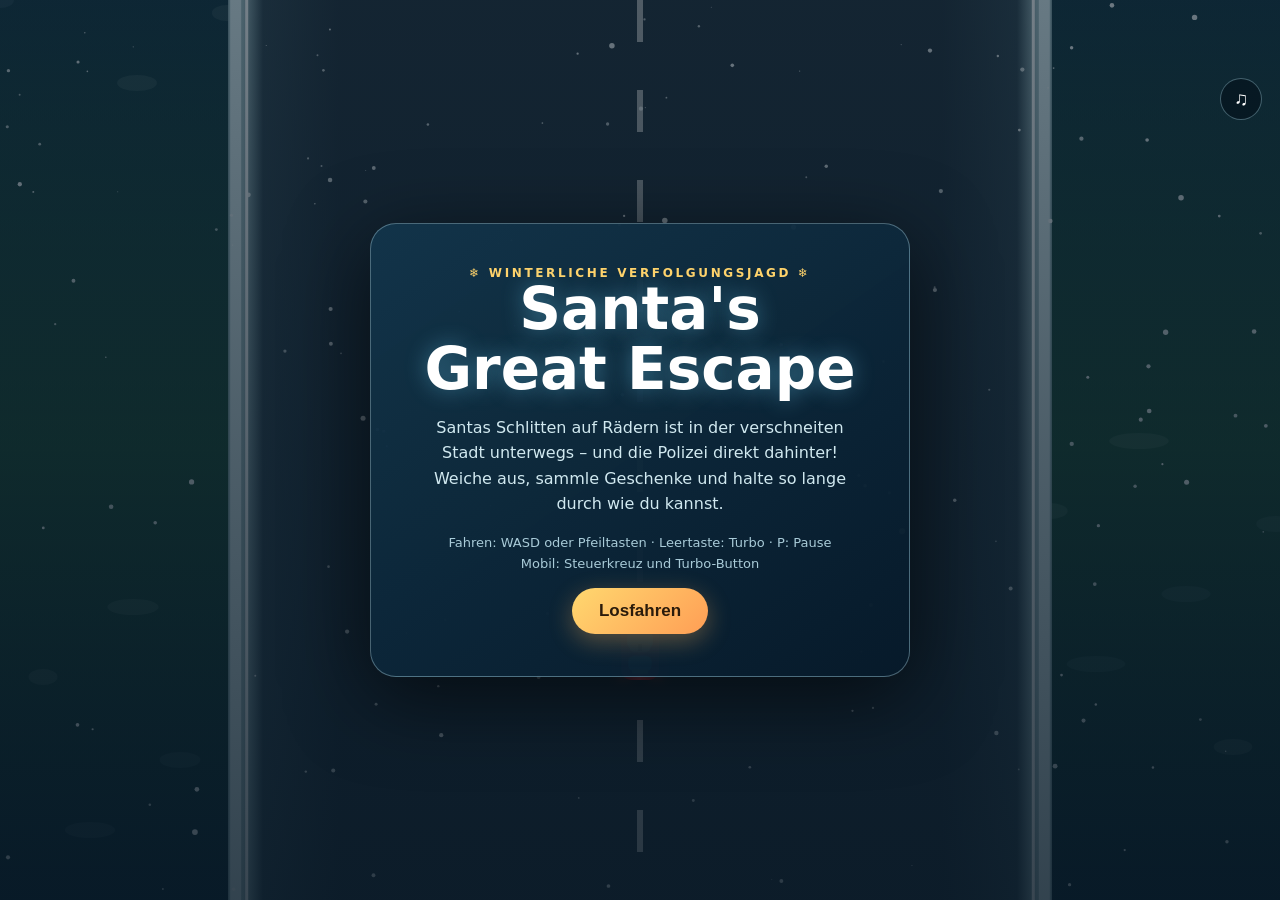
<file: santas-great-escape.html>
<!doctype html>
<html lang="de">
<head>
<meta charset="utf-8">
<meta name="viewport" content="width=device-width,initial-scale=1,maximum-scale=1,user-scalable=no">
<meta name="theme-color" content="#071b2b">
<title>Santa's Great Escape</title>
<style>
:root{color-scheme:dark;--ice:#b9f1ff;--gold:#ffd36b;--red:#f05252;--green:#3d9b68}
*{box-sizing:border-box}html,body{margin:0;width:100%;height:100%;overflow:hidden;background:#071b2b;font-family:system-ui,-apple-system,Segoe UI,sans-serif;color:#f5fbff;touch-action:none}
canvas{display:block;width:100%;height:100%;background:#102c3e}
#hud{position:absolute;inset:0 0 auto;display:flex;align-items:flex-start;justify-content:space-between;padding:clamp(10px,2vw,22px);pointer-events:none;gap:12px;text-shadow:0 2px 5px #00101c}
.group{display:flex;gap:9px;align-items:center;flex-wrap:wrap}.pill{background:#061722c9;border:1px solid #bdefff36;border-radius:14px;padding:8px 12px;backdrop-filter:blur(6px);font-size:clamp(12px,1.6vw,16px);font-weight:700}.pill b{color:var(--gold);margin-left:5px}.lives{letter-spacing:2px;color:#ff6b73}.power{color:#9feaff}
#mute{position:absolute;right:18px;top:78px;z-index:4;pointer-events:auto;border:1px solid #bdefff55;background:#061722d9;color:white;border-radius:50%;width:42px;height:42px;font-size:19px;cursor:pointer}
.overlay{position:absolute;inset:0;display:grid;place-items:center;padding:20px;background:linear-gradient(#0615228a,#061522c9);z-index:3}.card{width:min(540px,95vw);padding:clamp(24px,5vw,42px);text-align:center;border:1px solid #caf3ff55;border-radius:26px;background:linear-gradient(145deg,#12354beF,#071a2af2);box-shadow:0 20px 80px #0009}.card h1{font-size:clamp(34px,7vw,58px);line-height:1.02;margin:0 0 12px;color:#fff;text-shadow:0 0 22px #73d9ff66}.card p{color:#d1e9f0;line-height:1.6}.eyebrow{letter-spacing:.22em;text-transform:uppercase;color:var(--gold);font-size:12px;font-weight:800}.btn{appearance:none;border:0;border-radius:999px;padding:13px 27px;background:linear-gradient(135deg,#ffd86f,#ff9e55);color:#2b1b0b;font-weight:900;font-size:17px;cursor:pointer;box-shadow:0 7px 24px #ffb45b55}.btn:active{transform:translateY(1px)}.hint{font-size:13px;color:#a9cbd8!important}.hidden{display:none!important}
#touch{position:absolute;inset:auto 0 0;display:none;justify-content:space-between;align-items:flex-end;padding:18px;z-index:2;pointer-events:none}.touchpad{display:grid;grid-template-columns:54px 54px 54px;grid-template-rows:54px 54px;gap:5px;pointer-events:auto}.touchpad button,.touch-actions button{width:54px;height:54px;border-radius:16px;background:#061722b8;border:1px solid #c8f4ff66;color:white;font-size:22px;font-weight:900;touch-action:none}.touchpad .up{grid-column:2}.touchpad .left{grid-column:1;grid-row:2}.touchpad .down{grid-column:2;grid-row:2}.touchpad .right{grid-column:3;grid-row:2}.touch-actions{display:flex;gap:9px;pointer-events:auto}.touch-actions button{font-size:12px;width:68px;color:#ffe19a}
@media (pointer:coarse),(max-width:700px){#touch{display:flex}#mute{top:auto;bottom:144px}.pill{padding:7px 9px}}
</style>
</head>
<body>
<canvas id="game" aria-label="Santa's Great Escape"></canvas>
<div id="hud" class="hidden"><div class="group"><div class="pill">⭐ Score <b id="score">0</b></div><div class="pill">⏱ <b id="time">0:00</b></div><div class="pill">❤️ <b id="lives" class="lives">♥♥♥</b></div></div><div class="group"><div class="pill power" id="powers">Power-ups: —</div><div class="pill">❄ Level <b id="level">1</b></div></div></div>
<button id="mute" aria-label="Ton ausschalten">♫</button>
<div id="touch"><div class="touchpad"><button class="up" data-key="ArrowUp">▲</button><button class="left" data-key="ArrowLeft">◀</button><button class="down" data-key="ArrowDown">▼</button><button class="right" data-key="ArrowRight">▶</button></div><div class="touch-actions"><button data-key="Space">TURBO</button><button data-key="ShiftLeft">DRIFT</button></div></div>
<div id="start" class="overlay"><div class="card"><div class="eyebrow">❄ Winterliche Verfolgungsjagd ❄</div><h1>Santa's<br>Great Escape</h1><p>Santas Schlitten auf Rädern ist in der verschneiten Stadt unterwegs – und die Polizei direkt dahinter! Weiche aus, sammle Geschenke und halte so lange durch wie du kannst.</p><p class="hint">Fahren: WASD oder Pfeiltasten · Leertaste: Turbo · P: Pause<br>Mobil: Steuerkreuz und Turbo-Button</p><button class="btn" id="startBtn">Losfahren</button></div></div>
<div id="pause" class="overlay hidden"><div class="card"><div class="eyebrow">Kurze Verschnaufpause</div><h1>PAUSE</h1><p>Drücke P oder tippe auf Weiter, um die Verfolgung fortzusetzen.</p><button class="btn" id="resumeBtn">Weiter</button></div></div>
<div id="over" class="overlay hidden"><div class="card"><div class="eyebrow">Die Verfolgung ist vorbei</div><h1>Erwischt!</h1><p id="result"></p><button class="btn" id="restartBtn">Nochmal fahren</button></div></div>
<script>
(()=>{'use strict';
// Balancing: zentrale Werte für Fahrgefühl und Schwierigkeit.
const CFG={playerSpeed:345,accel:560,brake:760,drag:1.85,steer:960,policeBase:1,policeEvery:15,maxPolice:7,spawnGift:2.6,spawnHazard:2.8,damageCooldown:1.35,levelSeconds:30};
const canvas=document.querySelector('#game'),ctx=canvas.getContext('2d');
const ui={hud:document.querySelector('#hud'),start:document.querySelector('#start'),pause:document.querySelector('#pause'),over:document.querySelector('#over'),score:document.querySelector('#score'),time:document.querySelector('#time'),lives:document.querySelector('#lives'),level:document.querySelector('#level'),powers:document.querySelector('#powers'),result:document.querySelector('#result')};
let W=innerWidth,H=innerHeight,dpr=1,state='start',last=0,elapsed=0,score=0,level=1,spawnTimer=0,hazardTimer=0,decorTimer=0,damageTimer=0,shake=0,roadOffset=0,snow=[],decor=[],items=[],hazards=[],police=[],keys=new Set(),highScore=0,audioCtx=null,muted=false,melodyTimer=0;
try{highScore=+(localStorage.getItem('santaEscapeHigh')||0)}catch{}
const player={x:0,y:0,vx:0,vy:0,w:38,h:64,boost:0,invuln:0,slow:0,ice:0,bell:0,lives:3};
const rand=(a,b)=>a+Math.random()*(b-a),clamp=(x,a,b)=>Math.max(a,Math.min(b,x));
function resize(){dpr=Math.min(devicePixelRatio||1,2);W=innerWidth;H=innerHeight;canvas.width=Math.round(W*dpr);canvas.height=Math.round(H*dpr);canvas.style.width=W+'px';canvas.style.height=H+'px';ctx.setTransform(dpr,0,0,dpr,0,0);player.x=clamp(player.x||W*.5,24,W-24);player.y=H*.72;}
addEventListener('resize',resize);resize();
function initSnow(){snow=Array.from({length:Math.min(170,Math.floor(W*H/6500))},()=>({x:rand(0,W),y:rand(0,H),r:rand(1,3.2),v:rand(35,120),drift:rand(-20,20),layer:rand(.35,1)}));}
initSnow();addEventListener('resize',initSnow);
function audio(){if(muted)return;try{audioCtx??=new(window.AudioContext||window.webkitAudioContext)();if(audioCtx.state==='suspended')audioCtx.resume()}catch{}}
function tone(freq,dur=.12,type='sine',volume=.045){if(muted)return;audio();if(!audioCtx)return;const o=audioCtx.createOscillator(),g=audioCtx.createGain();o.type=type;o.frequency.value=freq;g.gain.setValueAtTime(volume,audioCtx.currentTime);g.gain.exponentialRampToValueAtTime(.001,audioCtx.currentTime+dur);o.connect(g);g.connect(audioCtx.destination);o.start();o.stop(audioCtx.currentTime+dur)}
function updateMelody(dt){melodyTimer-=dt;if(melodyTimer>0||muted||state!=='playing')return;const notes=[523,659,784,659,587,698,880,698,523,659,784,1047,880,784,659,587];tone(notes[Math.floor(elapsed*2.1)%notes.length],.23,'triangle',.018);melodyTimer=.38}
function begin(){audio();state='playing';elapsed=score=0;level=1;spawnTimer=.8;hazardTimer=2;decorTimer=0;damageTimer=0;player.x=W/2;player.y=H*.72;player.vx=player.vy=0;player.lives=3;player.boost=player.invuln=player.slow=player.ice=player.bell=0;items=[];hazards=[];police=[];decor=[];roadOffset=0;for(let i=0;i<CFG.policeBase;i++)spawnPolice(true);ui.start.classList.add('hidden');ui.over.classList.add('hidden');ui.pause.classList.add('hidden');ui.hud.classList.remove('hidden');last=performance.now();requestAnimationFrame(loop)}
function pause(){if(state==='playing'){state='paused';ui.pause.classList.remove('hidden')}else if(state==='paused'){state='playing';ui.pause.classList.add('hidden');last=performance.now();requestAnimationFrame(loop)}}
function endGame(){state='over';const final=Math.floor(score);highScore=Math.max(highScore,final);try{localStorage.setItem('santaEscapeHigh',String(highScore))}catch{}ui.result.innerHTML=`Punkte: <b>${final}</b><br>Bestleistung: <b>${highScore}</b> · Überlebt: <b>${formatTime(elapsed)}</b>`;ui.over.classList.remove('hidden');tone(180,.5,'sawtooth',.06)}
function formatTime(t){return`${Math.floor(t/60)}:${String(Math.floor(t%60)).padStart(2,'0')}`}
document.querySelector('#startBtn').onclick=begin;document.querySelector('#restartBtn').onclick=begin;document.querySelector('#resumeBtn').onclick=pause;
document.querySelector('#mute').onclick=()=>{muted=!muted;document.querySelector('#mute').textContent=muted?'♫̸':'♫';if(!muted)audio()};
const keyMap={ArrowUp:'up',KeyW:'up',ArrowDown:'down',KeyS:'down',ArrowLeft:'left',KeyA:'left',ArrowRight:'right',KeyD:'right',Space:'boost',ShiftLeft:'drift',ShiftRight:'drift'};
addEventListener('keydown',e=>{if(['ArrowUp','ArrowDown','ArrowLeft','ArrowRight','Space'].includes(e.code))e.preventDefault();keys.add(keyMap[e.code]||e.code);if(e.code==='KeyP'&&!e.repeat)pause();if((e.code==='Enter'||e.code==='Space')&&state==='start')begin();if(e.code==='Enter'&&state==='over')begin()});addEventListener('keyup',e=>keys.delete(keyMap[e.code]||e.code));
document.querySelectorAll('[data-key]').forEach(b=>{const k=keyMap[b.dataset.key]|| (b.dataset.key==='Space'?'boost':'drift');const down=e=>{e.preventDefault();keys.add(k);b.setPointerCapture?.(e.pointerId)};const up=e=>{e.preventDefault();keys.delete(k)};b.addEventListener('pointerdown',down);b.addEventListener('pointerup',up);b.addEventListener('pointercancel',up);b.addEventListener('lostpointercapture',up)});
function spawnPolice(initial=false){const side=Math.random()<.5?-1:1;police.push({x:initial?W/2+rand(-110,110):clamp(player.x+side*rand(140,260),45,W-45),y:initial?player.y-rand(240,420):-80,w:39,h:64,vx:0,vy:0,phase:rand(0,8),hit:0})}
function spawnItem(){const r=Math.random(),kind=r<.57?'gift':r<.78?'candy':r<.93?'bell':'heart';items.push({x:rand(W*.25,W*.75),y:-35,r:kind==='gift'?17:15,kind,spin:0})}
function spawnHazard(){hazards.push({x:rand(W*.25,W*.75),y:-48,r:rand(20, thirty()),kind:Math.random()<.54?'snow':'ice'})}function thirty(){return 34}
function spawnDecor(){const side=Math.random()<.5?0:1;const types=['tree','tree','snowman','lamp','gift','lights'];decor.push({x:side?rand(W*.82,W*.99):rand(W*.01,W*.18),y:-50,type:types[Math.floor(Math.random()*types.length)],scale:rand(.75,1.25),phase:rand(0,6)})}
function update(dt){elapsed+=dt;score+=dt*(10+level*1.8);const nextLevel=1+Math.floor(elapsed/CFG.levelSeconds);if(nextLevel>level){level=nextLevel;tone(784,.22,'triangle');levelToast=1.8}if(levelToast>0)levelToast-=dt;
const boost=keys.has('boost')&&player.boost<=0;const hand=keys.has('drift');if(player.boost>0)player.boost=Math.max(0,player.boost-dt);if(player.invuln>0)player.invuln-=dt;if(player.bell>0)player.bell-=dt;if(player.slow>0)player.slow-=dt;if(player.ice>0)player.ice-=dt;if(damageTimer>0)damageTimer-=dt;
const forward=(keys.has('up')?1:0)-(keys.has('down')?1:0), steer=(keys.has('right')?1:0)-(keys.has('left')?1:0);let accel=CFG.accel*(forward>0?1:forward<0?-.75:0);if(boost)accel+=520;if(player.slow>0)accel*=.48;
player.vy-=accel*dt;player.vy+=(-player.vy)*Math.min(1,CFG.drag*dt);player.vy=clamp(player.vy,-CFG.playerSpeed*(player.boost>0?1.55:1),CFG.playerSpeed*.62);
const grip=player.ice>0?.2:hand?.58:.92;player.vx+=steer*CFG.steer*dt;player.vx*=Math.pow(grip,dt*7);player.x+=player.vx*dt;player.y+=player.vy*dt;player.x=clamp(player.x,28,W-28);player.y=clamp(player.y,H*.28,H*.88);
const worldSpeed=210+level*10+player.vy*.3;roadOffset=(roadOffset+worldSpeed*dt)%90;
spawnTimer-=dt;if(spawnTimer<=0){spawnItem();spawnTimer=rand(CFG.spawnGift*.65,CFG.spawnGift*1.5)}hazardTimer-=dt;if(hazardTimer<=0){spawnHazard();hazardTimer=rand(CFG.spawnHazard*.7,CFG.spawnHazard*1.35)/Math.min(1.8,1+level*.035)}decorTimer-=dt;if(decorTimer<=0){spawnDecor();decorTimer=.42}
const desired=Math.min(CFG.maxPolice,CFG.policeBase+Math.floor(elapsed/CFG.policeEvery));while(police.length<desired)spawnPolice();
const aggression=1+level*.055;for(const p of police){p.phase+=dt;p.hit=Math.max(0,p.hit-dt);const dx=player.x-p.x,dy=player.y-p.y;let targetX=player.x+Math.sin(p.phase*1.7)*90; if(police.indexOf(p)%2===1)targetX+=Math.sign(dx)*55;const desiredVx=clamp((targetX-p.x)*1.5,-240,240)*aggression;const desiredVy=clamp((player.y-115-p.y)*.75,-110,210)*aggression;p.vx+=(desiredVx-p.vx)*Math.min(1,dt*1.3);p.vy+=(desiredVy-p.vy)*Math.min(1,dt*1.1);p.x+=p.vx*dt;p.y+=(p.vy+worldSpeed*.3)*dt;p.x=clamp(p.x,32,W-32);if(p.y>H+70){p.y=-90;p.x=clamp(player.x+rand(-250,250),40,W-40)}if(collide(player,p,player.w*.47)){if(player.invuln<=0&&player.bell<=0&&damageTimer<=0){player.lives--;damageTimer=CFG.damageCooldown;player.invuln=.8;shake=14;p.hit=.5;player.vx+=Math.sign(player.x-p.x)*250;tone(110,.25,'square',.07);if(player.lives<=0){endGame();return}}else{p.y-=150;p.vy=-160}}}
for(const it of items){it.y+=worldSpeed*dt;it.spin+=dt*3;if(collideCircle(player,it,it.r+14)){collect(it);it.gone=true}}items=items.filter(o=>!o.gone&&o.y<H+50);
for(const h of hazards){h.y+=worldSpeed*dt;if(collideCircle(player,h,h.r*.8)){if(h.kind==='snow')player.slow=Math.max(player.slow,1.4);else player.ice=Math.max(player.ice,1.6);h.gone=true;tone(h.kind==='ice'?660:280,.13,'sine',.04)}}hazards=hazards.filter(o=>!o.gone&&o.y<H+60);
for(const d of decor)d.y+=worldSpeed*dt;decor=decor.filter(d=>d.y<H+100);
for(const f of snow){f.y+=(f.v+worldSpeed*f.layer)*dt;f.x+=f.drift*dt;if(f.y>H+4){f.y=-4;f.x=rand(0,W)}if(f.x<-5)f.x=W+5;if(f.x>W+5)f.x=-5}
shake=Math.max(0,shake-dt*28);updateMelody(dt);updateHUD()}
let levelToast=0;
function collect(it){switch(it.kind){case'gift':score+=250;tone(880,.12,'triangle');break;case'candy':player.boost=5;tone(1040,.22,'triangle');break;case'bell':player.bell=6;player.invuln=6;tone(740,.35,'sine');break;case'heart':if(player.lives<5)player.lives++;else score+=500;tone(660,.18,'triangle');break}}
function collide(a,b,pad=0){return Math.abs(a.x-b.x)<(a.w+b.w)/2-pad&&Math.abs(a.y-b.y)<(a.h+b.h)/2-pad}
function collideCircle(a,b,r){const dx=a.x-b.x,dy=a.y-b.y;return dx*dx+dy*dy<(r+15)*(r+15)}
function updateHUD(){ui.score.textContent=Math.floor(score);ui.time.textContent=formatTime(elapsed);ui.lives.textContent='♥'.repeat(player.lives)+'♡'.repeat(Math.max(0,3-player.lives));ui.level.textContent=level;const active=[];if(player.boost>0)active.push(`🍭 Turbo ${Math.ceil(player.boost)}s`);if(player.bell>0)active.push(`🔔 Schutz ${Math.ceil(player.bell)}s`);if(player.slow>0)active.push('☃ Langsam');if(player.ice>0)active.push('🧊 Eis');ui.powers.textContent='Power-ups: '+(active.join(' · ')||'—')}
function loop(now){if(state!=='playing')return;const dt=Math.min(.033,(now-last)/1000||0);last=now;update(dt);render();if(state==='playing')requestAnimationFrame(loop)}
function rounded(x,y,w,h,r){ctx.beginPath();ctx.roundRect(x,y,w,h,r)}
function render(){ctx.save();if(shake>0)ctx.translate(rand(-shake,shake),rand(-shake,shake));drawWorld();drawRoad();drawDecor();drawHazards();drawItems();for(const p of police)drawCar(p,true);drawCar(player,false);drawSnow();if(levelToast>0){ctx.save();ctx.globalAlpha=Math.min(1,levelToast*2);ctx.textAlign='center';ctx.font='900 30px system-ui';ctx.fillStyle='#fff4bb';ctx.shadowColor='#ffae42';ctx.shadowBlur=22;ctx.fillText(`LEVEL ${level} — DIE POLIZEI WIRD SCHNELLER!`,W/2,H*.2);ctx.restore()}ctx.restore()}
function drawWorld(){const g=ctx.createLinearGradient(0,0,0,H);g.addColorStop(0,'#163b4a');g.addColorStop(.5,'#215441');g.addColorStop(1,'#102d3c');ctx.fillStyle=g;ctx.fillRect(-30,-30,W+60,H+60);for(let i=0;i<35;i++){let x=(i*137+roadOffset*.22)%W,y=(i*83+roadOffset*.6)%H;ctx.fillStyle=i%2?'#e9f7ed18':'#c8e9ff14';ctx.beginPath();ctx.ellipse(x,y,randOnce(i,14,30),8,0,0,Math.PI*2);ctx.fill()}}
function randOnce(i,a,b){return a+((i*37)%100)/100*(b-a)}
function drawRoad(){const left=W*.19,right=W*.81,roadW=right-left;const g=ctx.createLinearGradient(left,0,right,0);g.addColorStop(0,'#9bbcc4');g.addColorStop(.025,'#314957');g.addColorStop(.12,'#243745');g.addColorStop(.88,'#243745');g.addColorStop(.975,'#314957');g.addColorStop(1,'#9bbcc4');ctx.fillStyle=g;ctx.fillRect(left-15,0,roadW+30,H);ctx.fillStyle='#f6fcff';ctx.fillRect(left+2,0,3,H);ctx.fillRect(right-5,0,3,H);ctx.fillStyle='#ffffff99';for(let y=-90+roadOffset;y<H;y+=90){ctx.fillRect(W/2-3,y,6,42)}ctx.fillStyle='#d9eff5';ctx.fillRect(left-13,0,11,H);ctx.fillRect(right+2,0,11,H)}
function drawDecor(){for(const d of decor){ctx.save();ctx.translate(d.x,d.y);ctx.scale(d.scale,d.scale);if(d.type==='tree'){ctx.fillStyle='#583d2b';ctx.fillRect(-4,8,8,18);for(let i=0;i<3;i++){ctx.fillStyle=['#0c4b3b','#126246','#167452'][i];ctx.beginPath();ctx.moveTo(0,-30+i*14);ctx.lineTo(-20+i*4,8+i*10);ctx.lineTo(20-i*4,8+i*10);ctx.closePath();ctx.fill()}for(let i=0;i<5;i++){ctx.fillStyle=['#f4c95d','#ec5361','#9be6ff'][i%3];ctx.beginPath();ctx.arc((i%2?1:-1)*(5+i%3*3),-10+i*7,2.3,0,7);ctx.fill()}ctx.fillStyle='#ffe38c';ctx.beginPath();ctx.arc(0,-29,3,0,7);ctx.fill()}
else if(d.type==='snowman'){ctx.fillStyle='#fff';ctx.beginPath();ctx.arc(0,8,12,0,7);ctx.arc(0,-9,8,0,7);ctx.fill();ctx.fillStyle='#172c39';ctx.fillRect(-7,-18,14,3);ctx.fillRect(-5,-28,10,10);ctx.fillStyle='#273744';ctx.beginPath();ctx.arc(-3,-10,1.4,0,7);ctx.arc(3,-10,1.4,0,7);ctx.fill();ctx.fillStyle='#ed8351';ctx.beginPath();ctx.moveTo(0,-7);ctx.lineTo(10,-5);ctx.lineTo(0,-3);ctx.fill()}
else if(d.type==='lamp'){ctx.fillStyle='#233b49';ctx.fillRect(-2,-22,4,52);ctx.fillStyle='#ffe995';ctx.shadowColor='#ffe995';ctx.shadowBlur=16;rounded(-8,-30,16,16,5);ctx.fill();ctx.shadowBlur=0}
else if(d.type==='gift'){ctx.fillStyle='#cf334b';rounded(-14,-12,28,24,3);ctx.fill();ctx.fillStyle='#f6d46d';ctx.fillRect(-3,-12,6,24);ctx.fillRect(-14,-3,28,5);ctx.beginPath();ctx.ellipse(-4,-15,5,3,-.5,0,7);ctx.ellipse(4,-15,5,3,.5,0,7);ctx.fill()}
else{for(let j=0;j<5;j++){ctx.fillStyle=['#ffd65d','#ff5570','#8de8f2'][j%3];ctx.shadowColor=ctx.fillStyle;ctx.shadowBlur=9;ctx.beginPath();ctx.arc(Math.sin(d.phase+j*.8)*10,-14+j*9,3,0,7);ctx.fill()}ctx.shadowBlur=0}ctx.restore()}}
function drawHazards(){for(const h of hazards){ctx.save();ctx.translate(h.x,h.y);if(h.kind==='snow'){ctx.fillStyle='#effaff';ctx.shadowColor='#b7e7f4';ctx.shadowBlur=12;ctx.beginPath();ctx.ellipse(0,0,h.r,h.r*.66,0,0,7);ctx.fill();ctx.fillStyle='#d0e4eb';ctx.beginPath();ctx.ellipse(4,4,h.r*.7,h.r*.3,0,0,7);ctx.fill()}else{ctx.fillStyle='#8cdcf08c';ctx.strokeStyle='#d5faffcc';ctx.lineWidth=2;ctx.beginPath();ctx.ellipse(0,0,h.r*1.2,h.r*.7,-.15,0,7);ctx.fill();ctx.stroke();ctx.strokeStyle='#fff9';ctx.beginPath();ctx.moveTo(-h.r*.6,0);ctx.lineTo(h.r*.35,-h.r*.25);ctx.lineTo(h.r*.7,-h.r*.08);ctx.stroke()}ctx.restore()}}
function drawItems(){for(const i of items){ctx.save();ctx.translate(i.x,i.y);ctx.rotate(Math.sin(i.spin)*.12);ctx.shadowBlur=16;ctx.shadowColor=i.kind==='gift'?'#ffd15d':i.kind==='candy'?'#ff7594':i.kind==='bell'?'#ffe17a':'#ff8594';if(i.kind==='gift'){ctx.fillStyle='#df394e';rounded(-13,-12,26,24,4);ctx.fill();ctx.fillStyle='#ffe079';ctx.fillRect(-3,-12,6,24);ctx.fillRect(-13,-3,26,6);ctx.beginPath();ctx.ellipse(-4,-14,5,3,-.5,0,7);ctx.ellipse(4,-14,5,3,.5,0,7);ctx.fill()}else if(i.kind==='candy'){ctx.strokeStyle='#fff4df';ctx.lineWidth=8;ctx.lineCap='round';ctx.beginPath();ctx.moveTo(-3,12);ctx.lineTo(-3,-4);ctx.arc(3,-4,6,Math.PI,0);ctx.stroke();ctx.strokeStyle='#e94354';ctx.lineWidth=4;ctx.beginPath();ctx.moveTo(-3,9);ctx.lineTo(-3,2);ctx.moveTo(0,-9);ctx.arc(3,-4,6,Math.PI*1.5,Math.PI*2);ctx.stroke()}else if(i.kind==='bell'){ctx.fillStyle='#ffd353';ctx.beginPath();ctx.moveTo(-12,8);ctx.quadraticCurveTo(-8,4,-8,-2);ctx.arc(0,-2,8,Math.PI,0);ctx.quadraticCurveTo(8,5,12,8);ctx.closePath();ctx.fill();ctx.beginPath();ctx.arc(0,11,3,0,7);ctx.fill()}else{ctx.fillStyle='#f3596e';ctx.beginPath();ctx.moveTo(0,12);ctx.bezierCurveTo(-21,1,-12,-11,-4,-6);ctx.bezierCurveTo(3,-17,18,-7,0,12);ctx.fill();ctx.fillStyle='#fff';ctx.font='bold 8px system-ui';ctx.textAlign='center';ctx.fillText('♥',0,2)}ctx.restore()}}
function drawCar(c,isPolice){ctx.save();ctx.translate(c.x,c.y);if(c.invuln>0||(!isPolice&&player.invuln>0))ctx.globalAlpha=.55+Math.sin(elapsed*24)*.35;ctx.shadowColor=isPolice?'#55caff':'#ff554e';ctx.shadowBlur=12;ctx.fillStyle='#101b23';rounded(-c.w*.54+2,-c.h*.42,c.w*.22,c.h*.27,4);ctx.fill();rounded(c.w*.32,-c.h*.42,c.w*.22,c.h*.27,4);ctx.fill();rounded(-c.w*.54,c.h*.18,c.w*.22,c.h*.27,4);ctx.fill();rounded(c.w*.32,c.h*.18,c.w*.22,c.h*.27,4);ctx.fill();ctx.shadowBlur=0;
const body=ctx.createLinearGradient(-c.w/2,0,c.w/2,0);if(isPolice){body.addColorStop(0,'#e4edf2');body.addColorStop(.48,'#f9fbff');body.addColorStop(.5,'#1d3443');body.addColorStop(1,'#bbcbd3')}else{body.addColorStop(0,'#a51d2d');body.addColorStop(.48,'#fb4852');body.addColorStop(1,'#ad202b')}ctx.fillStyle=body;rounded(-c.w/2,-c.h/2,c.w,c.h,10);ctx.fill();ctx.fillStyle=isPolice?'#7aa6b9':'#9ee8f1';rounded(-c.w*.34,-c.h*.26,c.w*.68,c.h*.28,7);ctx.fill();rounded(-c.w*.31,c.h*.12,c.w*.62,c.h*.24,6);ctx.fill();ctx.fillStyle='#fff5ca';ctx.fillRect(-c.w*.38,-c.h*.49,8,4);ctx.fillRect(c.w*.18,-c.h*.49,8,4);
if(isPolice){ctx.fillStyle='#263949';ctx.fillRect(-c.w*.48,1,c.w*.96,7);const flash=Math.sin(elapsed*18+c.phase)>0;ctx.fillStyle=flash?'#42dcff':'#1a86df';ctx.fillRect(-10,-c.h*.15,10,5);ctx.fillStyle=flash?'#1a86df':'#ff4a62';ctx.fillRect(0,-c.h*.15,10,5)}else{ctx.fillStyle='#fff';ctx.beginPath();ctx.moveTo(-14,-c.h*.34);ctx.lineTo(-21,-c.h*.48);ctx.lineTo(-11,-c.h*.44);ctx.fill();ctx.beginPath();ctx.moveTo(14,-c.h*.34);ctx.lineTo(21,-c.h*.48);ctx.lineTo(11,-c.h*.44);ctx.fill();ctx.fillStyle='#ffe7b6';rounded(-10,-5,20,9,4);ctx.fill();ctx.fillStyle='#704735';ctx.fillRect(-2,-4,4,7);ctx.fillStyle='#f4cc69';ctx.fillRect(-8,c.h*.34,16,4)}ctx.restore()}
function drawSnow(){for(const f of snow){ctx.globalAlpha=.35+f.layer*.6;ctx.fillStyle='#f5fcff';ctx.beginPath();ctx.arc(f.x,f.y,f.r*f.layer,0,Math.PI*2);ctx.fill()}ctx.globalAlpha=1}
render();
})();
</script>
</body>
</html>
</file>
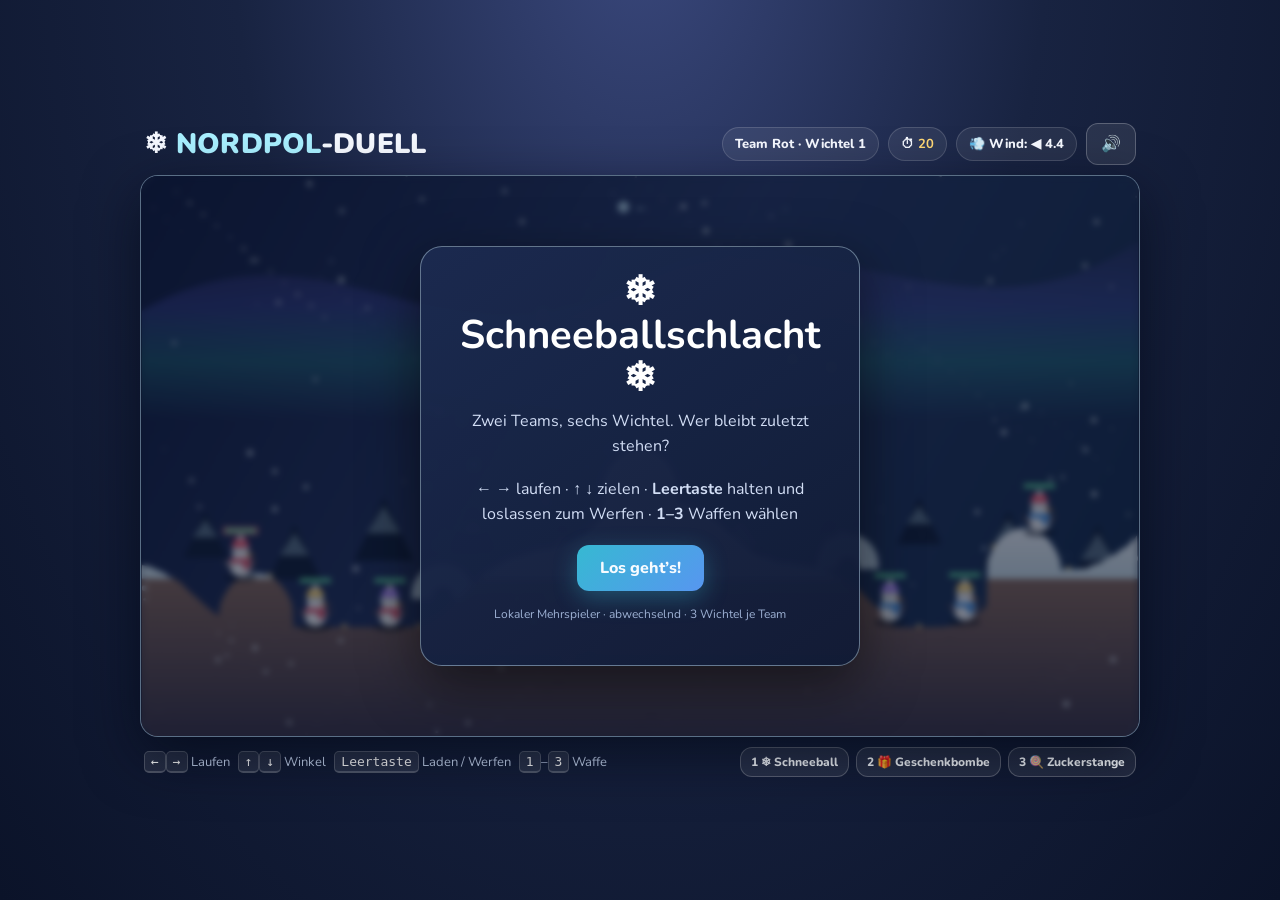
<file: schneeballschlacht.html>
<!doctype html>
<html lang="de">
<head>
<meta charset="utf-8"><meta name="viewport" content="width=device-width,initial-scale=1,viewport-fit=cover">
<title>Schneeballschlacht – Nordpol-Duell</title>
<style>
@import url('https://fonts.googleapis.com/css2?family=Nunito:wght@500;700;800;900&display=swap');
:root{color-scheme:dark;--ice:#a8efff;--gold:#ffd875;--panel:#101d3be8}*{box-sizing:border-box}body{margin:0;min-height:100vh;background:radial-gradient(ellipse at 50% -10%,#3a487d 0,#182341 45%,#0b1329 100%);color:#f5f8ff;font-family:Nunito,'Trebuchet MS',sans-serif;display:flex;justify-content:center;align-items:center;padding:16px}.game{width:min(100%,1000px)}header{display:flex;justify-content:space-between;align-items:center;gap:12px;margin:0 4px 10px}.brand{font-weight:900;font-size:clamp(18px,3vw,28px);letter-spacing:.3px}.brand span{color:var(--ice)}.hud{display:flex;gap:9px;align-items:center;flex-wrap:wrap;justify-content:flex-end}.pill{background:#ffffff12;border:1px solid #ffffff25;border-radius:999px;padding:7px 12px;font-size:13px;font-weight:800;white-space:nowrap}.pill strong{color:var(--gold)}button{font:inherit;color:#f7fbff;border:1px solid #ffffff3b;background:#ffffff16;border-radius:12px;padding:9px 14px;font-weight:800;cursor:pointer;transition:.15s}button:hover{background:#ffffff2a;transform:translateY(-1px)}button:active{transform:translateY(1px)}.stage{position:relative;border:1px solid #c8edff66;border-radius:18px;overflow:hidden;box-shadow:0 18px 55px #02071399;background:#111a35}canvas{display:block;width:100%;height:auto;touch-action:none}.statusbar{display:flex;justify-content:space-between;align-items:center;gap:10px;padding:10px 4px 0;color:#c8d8f3;font-size:13px}.controls{display:flex;gap:8px;align-items:center;flex-wrap:wrap}.controls kbd{background:#ffffff18;border:1px solid #ffffff31;border-bottom-width:2px;padding:2px 6px;border-radius:5px;color:#fff;font:700 11px inherit}.weaponbar{display:flex;gap:7px}.weapon{padding:6px 10px;font-size:12px}.weapon.active{border-color:#ffe292;color:#ffe292;background:#ffc84e20}.overlay{position:absolute;inset:0;display:grid;place-items:center;background:#0811278c;backdrop-filter:blur(3px);transition:opacity .28s;z-index:2}.overlay.hidden{opacity:0;pointer-events:none}.card{width:min(440px,88%);padding:24px;text-align:center;background:linear-gradient(145deg,#1c2b51f5,#111b36f5);border:1px solid #d6f4ff66;border-radius:22px;box-shadow:0 18px 55px #0008}.card h1{font-size:clamp(26px,5vw,40px);line-height:1.08;margin:0 0 9px;color:#fff}.card p{color:#d2def5;line-height:1.55;margin:8px 0 18px}.primary{background:linear-gradient(135deg,#36b9d2,#5796f0);border:0;padding:12px 23px;box-shadow:0 7px 24px #37b6d255}.muted{font-size:12px;color:#9db0d3!important;margin-top:14px!important}.end h1{color:var(--gold)}@media(max-width:600px){body{padding:9px}.pill{padding:6px 9px;font-size:11px}.statusbar{align-items:flex-start;flex-direction:column}.brand{font-size:19px}.controls{line-height:1.7}}
.touch-controls{display:none;align-items:center;justify-content:center;gap:10px;padding:10px 0 2px}.touch-pad{display:flex;gap:5px}.touch-controls button{min-width:52px;min-height:48px;padding:8px 10px;font-size:20px;touch-action:none;user-select:none;-webkit-user-select:none}.touch-controls button.is-pressed{background:#8deaff54;border-color:#a8efff;transform:scale(.96)}.touch-controls .touch-fire{font-size:14px;line-height:1.2;border-color:#ffe292;color:#fff0bd}.touch-fire small{font-size:10px;color:#d4def1}@media(pointer:coarse){.touch-controls{display:flex}}@media(max-width:600px){.touch-controls{gap:6px}.touch-controls button{min-width:44px;min-height:46px;padding:7px}.touch-controls .touch-fire{min-width:116px}}
</style>
<style>
html,body{width:100%;min-width:0}
body{min-height:100svh;min-height:100dvh;padding:clamp(8px,2vw,18px)}
.game{min-width:0}
.stage{width:100%;aspect-ratio:16/9;display:grid;place-items:center}
canvas{width:100%;height:100%;min-width:0;min-height:0;object-fit:contain}
.statusbar,.controls,.weaponbar,.touch-controls{min-width:0;max-width:100%}
.controls,.weaponbar,.touch-controls{flex-wrap:wrap}
.weaponbar{justify-content:flex-end}
.touch-help{display:none}
@media(pointer:coarse){.keyboard-help,.controls{display:none}.touch-help{display:block}}
@media(max-width:700px){
  body{padding:8px;align-items:flex-start}
  .game{width:100%}
  header{display:grid;grid-template-columns:minmax(0,1fr);gap:6px;margin:0 0 7px}
  .brand{font-size:19px}
  .hud{display:grid;grid-template-columns:minmax(0,1.4fr) minmax(54px,.7fr) minmax(0,1fr) 38px;gap:5px;justify-content:stretch}
  .pill{min-width:0;padding:6px 7px;font-size:11px;line-height:1.2;text-align:center;white-space:normal;overflow-wrap:anywhere}
  #soundBtn{min-width:38px;min-height:34px;padding:5px}
  .stage{flex:none}
  .statusbar{align-items:center;flex-direction:row;gap:6px;padding:6px 0 0}
  .controls{font-size:11px;gap:5px}
  .weaponbar{width:100%;justify-content:center;gap:5px}
  .weapon{padding:6px 8px;font-size:11px}
  .touch-controls{display:flex;width:100%;justify-content:center;gap:6px;padding:8px 0 0}
  .touch-controls .touch-pad{gap:5px}
  .touch-controls button{min-width:44px;min-height:44px;padding:6px}
  .touch-controls .touch-fire{min-width:112px;min-height:44px;padding:6px}
  .card{max-height:calc(100% - 12px);overflow:auto;padding:12px}
  .card h1{font-size:clamp(22px,7vw,30px)}
  .card p{font-size:13px;line-height:1.3;margin:5px 0 9px}
  .card .muted{display:none}
}
@media(pointer:coarse) and (max-height:520px) and (orientation:landscape){
  body{height:100dvh;padding:max(4px,env(safe-area-inset-top)) max(4px,env(safe-area-inset-right)) max(4px,env(safe-area-inset-bottom)) max(4px,env(safe-area-inset-left));align-items:stretch;overflow:hidden}
  .game{height:100%;min-height:0;display:grid;grid-template-columns:minmax(0,1fr) 138px;grid-template-rows:auto minmax(0,1fr) auto;column-gap:8px;row-gap:5px}
  header{grid-column:1/-1;grid-row:1;display:grid;margin:0}
  .brand{font-size:16px}
  .stage{grid-column:1;grid-row:2;width:100%;height:100%;min-width:0;min-height:0;aspect-ratio:auto}
  .overlay{display:flex;overflow:auto;overscroll-behavior:contain;padding:6px}
  .overlay.hidden{visibility:hidden}
  .overlay .card{flex:none;margin:auto;max-height:none;overflow:visible;padding:10px 12px}
  .overlay .card h1{font-size:clamp(19px,4vh,26px);margin:0 0 5px}
  .overlay .card p{font-size:13px;line-height:1.25;margin:4px 0 8px}
  .overlay .card .muted{display:none}
  .overlay .primary{min-height:44px;padding:8px 16px}
  .statusbar{grid-column:1;grid-row:3;padding:0}
  .weaponbar{justify-content:center}
  .touch-controls{grid-column:2;grid-row:2/4;width:100%;height:100%;flex-direction:column;flex-wrap:nowrap;align-items:stretch;justify-content:center;padding:0;gap:6px}
  .touch-controls .touch-pad{justify-content:center}
  .touch-controls .touch-fire{width:100%;min-width:0}
}
</style>  <style>
    .mobile-orientation-screen {
      position: fixed;
      z-index: 2147483647;
      inset: 0;
      display: none;
      place-items: center;
      padding: 24px;
      background: radial-gradient(ellipse at 50% -10%, #3a487d 0, #182341 45%, #0b1329 100%);
      color: #f5f8ff;
      text-align: center;
    }
    .orientation-card {
      width: min(440px, 100%);
      padding: 24px;
      border: 1px solid #d6f4ff66;
      border-radius: 22px;
      background: linear-gradient(145deg, #1c2b51f5, #111b36f5);
      box-shadow: 0 18px 55px #0008;
    }
    .orientation-icon { color: #a8efff; font-size: 52px; line-height: 1; }
    .orientation-card h1 { margin: 12px 0 8px; font: 900 clamp(24px, 6vw, 34px)/1.1 Nunito, 'Trebuchet MS', sans-serif; }
    .orientation-card p { margin: 8px 0 16px; color: #d2def5; font: 14px/1.5 Nunito, 'Trebuchet MS', sans-serif; }
    .orientation-card .primary { font: 800 15px Nunito, 'Trebuchet MS', sans-serif; }
    @media (pointer: coarse) and (orientation: portrait) {
      html, body { height: 100%; overflow: hidden; }
      .mobile-orientation-screen { display: grid; }
    }
  </style>
</head>
<body><main class="game">
<audio id="bgMusic" src="audio/Schneeballschlacht.mp3" loop preload="auto"></audio>
<header><div class="brand">❄ <span>NORDPOL</span>-DUELL</div><div class="hud"><div class="pill" id="turnLabel">Team Rot am Zug</div><div class="pill">⏱ <strong id="clock">20</strong></div><div class="pill" id="windLabel">💨 Wind: —</div><button id="soundBtn" title="Sound ein/aus">🔊</button></div></header>
<section class="stage"><canvas id="game" width="960" height="540" aria-label="Canvas-Spiel Schneeballschlacht"></canvas>
<div class="overlay" id="intro"><div class="card"><h1>❄ Schneeballschlacht ❄</h1><p>Zwei Teams, sechs Wichtel. Wer bleibt zuletzt stehen?</p><p class="keyboard-help"><b>← →</b> laufen · <b>↑ ↓</b> zielen · <b>Leertaste</b> halten und loslassen zum Werfen · <b>1–3</b> Waffen wählen</p><p class="touch-help">Mit den Tasten unter dem Spielfeld bewegen und zielen. Zum Werfen halten und loslassen.</p><button class="primary" id="startBtn">Los geht’s!</button><p class="muted">Lokaler Mehrspieler · abwechselnd · 3 Wichtel je Team</p></div></div>
<div class="overlay hidden" id="turnOverlay"><div class="card"><h1 id="turnTitle">❄ Team Rot ist am Zug! ❄</h1><p>Bereit? Dein Wichtel wartet schon.</p><button class="primary" id="continueBtn">Weiter</button></div></div>
<div class="overlay hidden" id="gameOver"><div class="card end"><h1 id="winner">Team Rot gewinnt!</h1><p>Der Nordpol ist wieder sicher. Zumindest bis zur nächsten Schneeballschlacht …</p><p id="matchScore"></p><button class="primary" id="restartBtn">↻ Nochmal spielen</button></div></div>
</section><div class="statusbar"><div class="controls"><span><kbd>←</kbd><kbd>→</kbd> Laufen</span><span><kbd>↑</kbd><kbd>↓</kbd> Winkel</span><span><kbd>Leertaste</kbd> Laden / Werfen</span><span><kbd>1</kbd>–<kbd>3</kbd> Waffe</span></div><div class="weaponbar" id="weaponBar"></div></div>
<div class="touch-controls" aria-label="Touch-Steuerung">
<div class="touch-pad"><button type="button" data-hold="ArrowLeft" aria-label="Nach links laufen">◀</button><button type="button" data-hold="ArrowRight" aria-label="Nach rechts laufen">▶</button></div>
<div class="touch-pad"><button type="button" data-hold="ArrowUp" aria-label="Höher zielen">▲</button><button type="button" data-hold="ArrowDown" aria-label="Tiefer zielen">▼</button></div>
<button type="button" class="touch-fire" id="touchFire" aria-label="Gedrückt halten zum Aufladen, loslassen zum Werfen">❄ Halten zum Laden<br><small>loslassen = werfen</small></button>
</div>
</main>
<script src="minigame-highscores.js"></script>
<script>
(()=>{'use strict';
// Canvas coordinate system and the small state machine keep the game self-contained.
const W=960,H=540,canvas=document.querySelector('#game'),ctx=canvas.getContext('2d');
const $=s=>document.querySelector(s), teams=[{name:'Team Rot',color:'#ff6478',scarf:'#e43f5a'},{name:'Team Blau',color:'#73d7ff',scarf:'#348be6'}];
let terrain=[],units=[],activeTeam=0,activeIndex=0,weapon=0,wind=0,phase='intro',charge=0,charging=false,timer=20,lastTime=performance.now(),lastClock=0,projectile=null,particles=[],snow=[],shake=0,toast='',toastTime=0,muted=false,audio=null;
const weapons=[{name:'Schneeball',icon:'❄',power:8,radius:39,damage:27,speed:7.4,gravity:.16},{name:'Geschenkbombe',icon:'🎁',power:6,radius:72,damage:43,speed:6.2,gravity:.15,timed:true},{name:'Zuckerstange',icon:'🍭',power:10,radius:49,damage:39,speed:10.4,gravity:.1}];
for(let i=0;i<125;i++)snow.push({x:Math.random()*W,y:Math.random()*H,r:.7+Math.random()*2.2,v:.45+Math.random()*1.45,drift:(Math.random()-.5)*.65});
function heightAt(x){return terrain[Math.max(0,Math.min(W-1,Math.round(x)))]??400}
function makeTerrain(){terrain=[];let y=375;for(let x=0;x<W;x++){y+=Math.sin(x*.012)*.72+Math.sin(x*.037)*.52+(Math.random()-.5)*1.1;y=Math.max(315,Math.min(435,y));terrain[x]=y}for(let i=0;i<3;i++){let cx=110+i*370,cy=heightAt(cx);for(let j=-35;j<=35;j++){let x=cx+j;if(x>=0&&x<W)terrain[x]=Math.min(terrain[x],cy-52*Math.sqrt(Math.max(0,1-(j/38)**2)))}}}
function spawnUnits(){units=[];for(let t=0;t<2;t++)for(let i=0;i<3;i++){let x=t===0?95+i*72:865-i*72;units.push({team:t,x,y:heightAt(x)-20,hp:100,alive:true,angle:-.65,fall:0,vy:0,hat:['#fa556e','#ffd66f','#b185ff'][i]})}}
function alive(t){return units.filter(u=>u.team===t&&u.alive)}function current(){let a=alive(activeTeam);return a.length?a[activeIndex%a.length]:null}
function setup(){makeTerrain();spawnUnits();activeTeam=0;activeIndex=0;weapon=0;wind=(Math.random()-.5)*1.25;phase='intro';charge=0;charging=false;timer=20;projectile=null;particles=[];refreshHud();}
function refreshHud(){let u=current();$('#turnLabel').textContent=`${teams[activeTeam].name} · ${u?'Wichtel '+(units.filter(x=>x.team===activeTeam).indexOf(u)+1):'—'}`;$('#clock').textContent=Math.ceil(timer);$('#windLabel').textContent=`💨 Wind: ${wind<-.08?'◀':wind>.08?'▶':'↔'} ${Math.abs(wind*10).toFixed(1)}`;document.querySelectorAll('.weapon').forEach((b,i)=>b.classList.toggle('active',i===weapon))}
function groundUnits(){for(const u of units)if(u.alive){let g=heightAt(u.x)-20;if(u.y<g){u.vy+=.19;u.y+=u.vy;u.fall+=Math.max(0,u.vy);if(u.y>=g){if(u.fall>34)u.hp-=Math.min(18,Math.floor((u.fall-30)*.3));u.y=g;u.vy=0;u.fall=0}}else{u.y=g;u.vy=0}}}
function terrainDraw(){ctx.beginPath();ctx.moveTo(0,H);ctx.lineTo(0,terrain[0]);for(let x=1;x<W;x++)ctx.lineTo(x,terrain[x]);ctx.lineTo(W,H);ctx.closePath();let g=ctx.createLinearGradient(0,350,0,H);g.addColorStop(0,'#f4fbff');g.addColorStop(.2,'#d6e9f1');g.addColorStop(.205,'#8d6c5d');g.addColorStop(1,'#3d3445');ctx.fillStyle=g;ctx.fill();ctx.save();ctx.clip();for(let i=0;i<110;i++){let x=(i*97)%W,y=430+(i*47)%120;ctx.fillStyle=i%2?'#ffffff0d':'#180f2518';ctx.fillRect(x,y,2+(i%5),1+(i%3))}ctx.restore()}
function background(){let g=ctx.createLinearGradient(0,0,W,H);g.addColorStop(0,'#101a3c');g.addColorStop(.48,'#293a67');g.addColorStop(1,'#132b4a');ctx.fillStyle=g;ctx.fillRect(0,0,W,H);let aur=ctx.createLinearGradient(0,35,0,235);aur.addColorStop(0,'#a25de600');aur.addColorStop(.45,'#6b70ff44');aur.addColorStop(.72,'#35e3cb42');aur.addColorStop(1,'#42d8db00');ctx.fillStyle=aur;ctx.beginPath();ctx.moveTo(0,130);ctx.bezierCurveTo(180,25,295,205,475,105);ctx.bezierCurveTo(635,10,790,183,960,63);ctx.lineTo(960,250);ctx.lineTo(0,250);ctx.fill();for(let i=0;i<80;i++){let x=(i*139+33)%W,y=(i*83+15)%285;ctx.globalAlpha=.28+(i%4)*.16;ctx.fillStyle='#fff';ctx.beginPath();ctx.arc(x,y,i%7===0?1.6:.8,0,Math.PI*2);ctx.fill()}ctx.globalAlpha=1;
// Distant frosty pines and two little igloos.
for(let i=0;i<13;i++){let x=i*86-25,y=310+(i%3)*13,s=.55+(i%4)*.12;ctx.fillStyle='#101d36';ctx.beginPath();ctx.moveTo(x,y);ctx.lineTo(x-31*s,y+67*s);ctx.lineTo(x+32*s,y+67*s);ctx.fill();ctx.fillStyle='#cbefff66';ctx.beginPath();ctx.moveTo(x,y+8);ctx.lineTo(x-18*s,y+38*s);ctx.lineTo(x+18*s,y+38*s);ctx.fill()}for(let x of [290,680]){let y=heightAt(x)-17;ctx.fillStyle='#c7ddec';ctx.beginPath();ctx.arc(x,y,30,Math.PI,0);ctx.lineTo(x+30,y+4);ctx.lineTo(x-30,y+4);ctx.fill();ctx.fillStyle='#253653';ctx.beginPath();ctx.arc(x,y+2,10,Math.PI,0);ctx.lineTo(x+10,y+7);ctx.lineTo(x-10,y+7);ctx.fill()}}
function tree(x,y,s){ctx.fillStyle='#173e3c';for(let i=0;i<3;i++){ctx.beginPath();ctx.moveTo(x,y-s*(1.3-i*.28));ctx.lineTo(x-s*(.42-i*.08),y-s*(.58-i*.18));ctx.lineTo(x+s*(.42-i*.08),y-s*(.58-i*.18));ctx.fill()}ctx.fillStyle='#e7f8ff';ctx.beginPath();ctx.moveTo(x,y-s*1.3);ctx.lineTo(x-s*.19,y-s*.91);ctx.lineTo(x+s*.19,y-s*.91);ctx.fill();ctx.fillStyle='#ffdd83';ctx.beginPath();ctx.arc(x,y-s*.8,2.4,0,Math.PI*2);ctx.fill()}
function drawUnit(u){if(!u.alive)return;let x=u.x,y=u.y,team=teams[u.team];ctx.save();if(u===current()&&phase==='aiming'){ctx.strokeStyle='#ffeda777';ctx.setLineDash([4,5]);ctx.beginPath();ctx.ellipse(x,y+16,20,5,0,0,7);ctx.stroke();ctx.setLineDash([])}ctx.fillStyle='#050b1880';ctx.beginPath();ctx.ellipse(x,y+20,15,4,0,0,7);ctx.fill();ctx.fillStyle='#fff';ctx.beginPath();ctx.arc(x,y+8,11,0,Math.PI*2);ctx.fill();ctx.beginPath();ctx.arc(x,y-5,8,0,Math.PI*2);ctx.fill();ctx.fillStyle=team.scarf;ctx.fillRect(x-10,y+2,20,4);ctx.fillRect(x+3,y+2,5,10);ctx.strokeStyle='#674c4b';ctx.lineWidth=2;ctx.beginPath();ctx.moveTo(x-8,y+11);ctx.lineTo(x-16,y+4);ctx.moveTo(x+8,y+11);ctx.lineTo(x+16,y+4);ctx.stroke();ctx.fillStyle='#27344d';ctx.beginPath();ctx.arc(x-3,y-6,1.1,0,7);ctx.arc(x+3,y-6,1.1,0,7);ctx.fill();ctx.fillStyle='#ef9d55';ctx.beginPath();ctx.moveTo(x+6,y-4);ctx.lineTo(x+15,y-1);ctx.lineTo(x+6,y);ctx.fill();ctx.fillStyle=u.hat;ctx.beginPath();ctx.moveTo(x-9,y-9);ctx.lineTo(x+9,y-9);ctx.lineTo(x+5,y-18);ctx.lineTo(x-6,y-17);ctx.fill();ctx.fillStyle='#fff';ctx.beginPath();ctx.arc(x,y-18,2.8,0,7);ctx.fill();
let w=30;ctx.fillStyle='#111a36';ctx.fillRect(x-w/2,y-27,w,4);ctx.fillStyle=u.hp>55?'#67e6a6':u.hp>25?'#ffd36a':'#ff657b';ctx.fillRect(x-w/2,y-27,w*Math.max(0,u.hp)/100,4);if(u===current()){ctx.strokeStyle=team.color;ctx.lineWidth=1.5;ctx.strokeRect(x-w/2-1,y-28,w+2,6)}ctx.restore()}
function drawAim(u){if(!u||phase!=='aiming')return;let a=u.team===0?u.angle:Math.PI-u.angle,tip=weapons[weapon],dx=Math.cos(a),dy=Math.sin(a),x=u.x+dx*20,y=u.y-7+dy*20;ctx.save();ctx.translate(x,y);ctx.rotate(a);ctx.strokeStyle='#fff1c7';ctx.lineWidth=4;ctx.lineCap='round';ctx.beginPath();ctx.moveTo(-5,0);ctx.lineTo(13,0);ctx.stroke();ctx.fillStyle=tip.icon==="🎁"?'#ffdf78':'#fff';ctx.beginPath();ctx.arc(14,0,4,0,7);ctx.fill();if(charging){ctx.fillStyle='#101933aa';ctx.fillRect(-10,-17,48,5);ctx.fillStyle='#ffdd78';ctx.fillRect(-10,-17,48*charge/100,5)}ctx.restore();ctx.fillStyle='#ffedb6';ctx.font='bold 12px Nunito';ctx.fillText(`${Math.round(Math.abs(u.angle)*180/Math.PI)}°`,u.x+18,u.y-34)}
function draw(){ctx.save();if(shake>0){ctx.translate((Math.random()-.5)*shake,(Math.random()-.5)*shake);shake*=.84;if(shake<.3)shake=0}background();for(const u of units)if(u.alive)tree(u.x+28,heightAt(u.x+28),.8);terrainDraw();for(const u of units)drawUnit(u);drawAim(current());if(projectile){ctx.save();ctx.translate(projectile.x,projectile.y);ctx.rotate(projectile.spin);if(projectile.kind===1){ctx.fillStyle='#e64f55';ctx.fillRect(-7,-7,14,14);ctx.fillStyle='#f8d76d';ctx.fillRect(-7,-7,14,3);ctx.fillStyle='#4a3150';ctx.fillRect(-2,-10,4,4);ctx.fillStyle='#ffeaa4';ctx.font='bold 10px Nunito';ctx.fillText(projectile.fuse,8,-8)}else if(projectile.kind===2){ctx.fillStyle='#f4f6ff';ctx.beginPath();ctx.arc(0,0,5,0,7);ctx.fill();ctx.strokeStyle='#db4157';ctx.lineWidth=3;ctx.beginPath();ctx.moveTo(-4,2);ctx.lineTo(3,-3);ctx.stroke()}else{ctx.fillStyle='#fff';ctx.beginPath();ctx.arc(0,0,6,0,7);ctx.fill();ctx.strokeStyle='#a9eaff';ctx.lineWidth=2;ctx.stroke()}ctx.restore()}for(const p of particles){ctx.globalAlpha=Math.max(0,p.life/p.max);ctx.fillStyle=p.color;ctx.beginPath();ctx.arc(p.x,p.y,p.r,0,7);ctx.fill()}ctx.globalAlpha=1;for(const s of snow){ctx.fillStyle='#eefaffaa';ctx.beginPath();ctx.arc(s.x,s.y,s.r,0,7);ctx.fill()}if(Math.abs(wind)>.07){ctx.fillStyle='#cbefff';ctx.font='bold 16px Nunito';ctx.fillText(wind<0?'❄ ←':'❄ →',W/2-23,36)}if(toastTime>0){ctx.fillStyle='#09152bbd';ctx.beginPath();ctx.roundRect(345,57,270,35,13);ctx.fill();ctx.fillStyle='#fff1be';ctx.textAlign='center';ctx.font='800 16px Nunito';ctx.fillText(toast,W/2,80);ctx.textAlign='left'}ctx.restore()}
function burst(x,y,r){shake=Math.max(shake,7);for(let i=0;i<62;i++){let a=Math.random()*Math.PI*2,v=1+Math.random()*5;particles.push({x,y,vx:Math.cos(a)*v,vy:Math.sin(a)*v-1,r:1+Math.random()*4,life:30+Math.random()*22,max:52,color:['#fff','#d9f5ff','#9dcbe0','#e4d4c4'][i%4]})}for(let xx=Math.max(0,Math.floor(x-r));xx<Math.min(W,Math.ceil(x+r));xx++){let d=Math.abs(xx-x);if(d<r)terrain[xx]=Math.max(terrain[xx],y+Math.sqrt(r*r-d*d))}for(const u of units){if(!u.alive)continue;let d=Math.hypot(u.x-x,u.y+3-y);if(d<r+12){let damage=Math.round(weapons[projectile?.kind??weapon].damage*(1-d/(r+12)));u.hp-=damage;u.vy=Math.min(u.vy,-2.5);u.fall=0;if(u.hp<=0){u.alive=false;for(let i=0;i<22;i++)particles.push({x:u.x,y:u.y,vx:(Math.random()-.5)*4,vy:-Math.random()*4,r:1+Math.random()*3,life:40,max:40,color:teams[u.team].color})}}}groundUnits();playTone(120,.16,'sawtooth');toast='Puff! Eine Ladung Winterwetter!';toastTime=75;projectile=null;phase='resolving';setTimeout(()=>{if(phase==='resolving')nextTurn()},650);checkWin()}
function playTone(freq,duration,type='sine'){if(muted)return;try{audio??=new(window.AudioContext||window.webkitAudioContext)();let o=audio.createOscillator(),g=audio.createGain();o.type=type;o.frequency.value=freq;g.gain.setValueAtTime(.045,audio.currentTime);g.gain.exponentialRampToValueAtTime(.001,audio.currentTime+duration);o.connect(g);g.connect(audio.destination);o.start();o.stop(audio.currentTime+duration)}catch{}}
function fire(){let u=current();if(!u||phase!=='aiming')return;let w=weapons[weapon],power=w.power+charge/100*7,angle=u.team===0?u.angle:Math.PI-u.angle;projectile={x:u.x+Math.cos(angle)*20,y:u.y-7+Math.sin(angle)*20,vx:Math.cos(angle)*w.speed*power/10,vy:Math.sin(angle)*w.speed*power/10,kind:weapon,fuse:3,age:0,spin:0};phase='firing';charging=false;charge=0;playTone(380,.12);refreshHud()}
function updateProjectile(dt){let p=projectile;if(!p)return;let steps=Math.ceil(dt/8);for(let i=0;i<steps;i++){p.vx+=wind*.012;p.vy+=weapons[p.kind].gravity;p.x+=p.vx;p.y+=p.vy;p.age+=dt/steps;p.spin+=.12;if(p.kind===1){let remaining=Math.max(0,3-Math.floor(p.age/1000));if(remaining<p.fuse){p.fuse=remaining;toast=`🎁 ${remaining||'Puff!'}…`;toastTime=50}if(p.age>=3000){burst(p.x,p.y,weapons[p.kind].radius);return}}if(p.x<0||p.x>W||p.y>H){burst(Math.max(5,Math.min(W-5,p.x)),Math.min(H-4,p.y),weapons[p.kind].radius);return}if(p.y>=heightAt(p.x)){burst(p.x,p.y,weapons[p.kind].radius);return}for(const u of units)if(u.alive&&Math.hypot(u.x-p.x,u.y-p.y)<12){burst(p.x,p.y,weapons[p.kind].radius);return}if(p.age>7000){burst(p.x,p.y,weapons[p.kind].radius);return}}}
function advanceIndex(){let previous=activeTeam,previousCount=alive(previous).length;if(previousCount)activeIndex=(activeIndex+1)%previousCount;activeTeam=1-previous;if(!alive(activeTeam).length){if(alive(previous).length){activeTeam=previous}else{checkWin();return}}let a=alive(activeTeam);if(a.length)activeIndex%=a.length;wind=(Math.random()-.5)*1.35;toast=`💨 Neuer Wind: ${wind<0?'von rechts':'von links'}`;toastTime=100;refreshHud()}
function nextTurn(){if(phase==='over')return;advanceIndex();phase='handoff';$('#turnTitle').textContent=`❄ ${teams[activeTeam].name} ist am Zug! ❄`;$('#turnOverlay').classList.remove('hidden');timer=20;lastClock=0;}
function beginTurn(){if(phase!=='handoff')return;$('#turnOverlay').classList.add('hidden');phase='aiming';timer=20;toast=`${teams[activeTeam].name}: Dein Zug!`;toastTime=90;refreshHud()}
function checkWin(){if(!alive(0).length||!alive(1).length){phase='over';const winner=alive(0).length?0:1;const survivors=units.filter(u=>u.team===winner&&u.alive);const matchScore=survivors.reduce((sum,u)=>sum+100+Math.max(0,u.hp),0);$('#winner').textContent=`${teams[winner].name} gewinnt!`;$('#matchScore').textContent=`Siegpunkte: ${matchScore}`;window.recordAdventMiniGameHighscore('snowballBattle',matchScore);$('#gameOver').classList.remove('hidden');for(let i=0;i<120;i++)particles.push({x:Math.random()*W,y:-Math.random()*H,vx:(Math.random()-.5)*2,vy:1+Math.random()*2,r:2+Math.random()*3,life:180,max:180,color:['#ff6478','#73d7ff','#ffe18c','#fff'][i%4]})}}
function loop(now){let dt=Math.min(32,now-lastTime);lastTime=now;for(const s of snow){s.x+=s.drift+wind*.18;s.y+=s.v;if(s.y>H){s.y=-4;s.x=Math.random()*W}if(s.x<0)s.x=W;if(s.x>W)s.x=0}for(let i=particles.length-1;i>=0;i--){let p=particles[i];p.x+=p.vx;p.y+=p.vy;p.vy+=.055;p.life-=dt/16;if(p.life<=0)particles.splice(i,1)}if(phase==='aiming'){timer-=dt/1000;if(timer<=0){timer=0;phase='resolving';charging=false;setTimeout(()=>{if(phase==='resolving')nextTurn()},250)}if(now-lastClock>180){lastClock=now;refreshHud()}}if(phase==='firing'){updateProjectile(dt);groundUnits()}if(toastTime>0)toastTime--;draw();requestAnimationFrame(frame)}
const keys=new Set();window.addEventListener('keydown',e=>{if(['ArrowLeft','ArrowRight','ArrowUp','ArrowDown',' '].includes(e.key))e.preventDefault();keys.add(e.key);if(e.repeat)return;if(e.key===' '&&phase==='aiming'){charging=true;charge=0}if('123'.includes(e.key)&&phase==='aiming'){weapon=Number(e.key)-1;refreshHud()}if(e.key==='Tab'&&phase==='aiming'){e.preventDefault();weapon=(weapon+1)%3;refreshHud()}});window.addEventListener('keyup',e=>{keys.delete(e.key);if(e.key===' '&&charging)fire()});window.addEventListener('blur',()=>{keys.clear();if(charging){charging=false;charge=0}});
 function tapControl(key){if(phase!=='aiming')return;const u=current();if(!u)return;if(key==='ArrowLeft')u.x=Math.max(14,u.x-28);if(key==='ArrowRight')u.x=Math.min(W-14,u.x+28);if(key==='ArrowUp')u.angle=Math.max(-1.5,u.angle-.12);if(key==='ArrowDown')u.angle=Math.min(.15,u.angle+.12);u.y=heightAt(u.x)-20}
document.querySelectorAll('[data-hold]').forEach(button=>{const key=button.dataset.hold;button.addEventListener('pointerdown',e=>{e.preventDefault();tapControl(key);keys.add(key);button.classList.add('is-pressed');button.setPointerCapture(e.pointerId)});const release=e=>{keys.delete(key);button.classList.remove('is-pressed');if(button.hasPointerCapture(e.pointerId))button.releasePointerCapture(e.pointerId)};button.addEventListener('pointerup',release);button.addEventListener('pointercancel',release);button.addEventListener('lostpointercapture',()=>{keys.delete(key);button.classList.remove('is-pressed')})});
const touchFire=$('#touchFire');touchFire.addEventListener('pointerdown',e=>{e.preventDefault();if(phase!=='aiming')return;charging=true;charge=0;touchFire.classList.add('is-pressed');touchFire.setPointerCapture(e.pointerId)});touchFire.addEventListener('pointerup',e=>{if(touchFire.hasPointerCapture(e.pointerId))touchFire.releasePointerCapture(e.pointerId);touchFire.classList.remove('is-pressed');if(charging)fire()});touchFire.addEventListener('pointercancel',()=>{charging=false;charge=0;touchFire.classList.remove('is-pressed')});touchFire.addEventListener('lostpointercapture',()=>touchFire.classList.remove('is-pressed'));
function controls(dt){if(phase!=='aiming')return;let u=current();if(!u)return;if(keys.has('ArrowLeft'))u.x=Math.max(14,u.x-2.4);if(keys.has('ArrowRight'))u.x=Math.min(W-14,u.x+2.4);u.y=heightAt(u.x)-20;if(keys.has('ArrowUp'))u.angle=Math.max(-1.5,u.angle-.016);if(keys.has('ArrowDown'))u.angle=Math.min(.15,u.angle+.016);if(charging)charge=Math.min(100,charge+dt*.055)}
// Run movement separately at animation-frame cadence.
const baseLoop=loop;function frame(now){controls(Math.min(32,now-lastTime));baseLoop(now)}
function rebuildWeapons(){let bar=$('#weaponBar');weapons.forEach((w,i)=>{let b=document.createElement('button');b.className='weapon';b.textContent=`${i+1} ${w.icon} ${w.name}`;b.onclick=()=>{if(phase==='aiming'){weapon=i;refreshHud()}};bar.appendChild(b)})}
$('#startBtn').onclick=()=>{requestLandscapeMode();if(phase==='intro'){if(!muted)$('#bgMusic').play().catch(()=>{});phase='handoff';$('#intro').classList.add('hidden');$('#turnTitle').textContent='❄ Team Rot ist am Zug! ❄';$('#turnOverlay').classList.remove('hidden')}};$('#continueBtn').onclick=beginTurn;$('#restartBtn').onclick=()=>{setup();$('#gameOver').classList.add('hidden');$('#intro').classList.remove('hidden')};$('#soundBtn').onclick=()=>{muted=!muted;$('#soundBtn').textContent=muted?'🔇':'🔊';$('#bgMusic').muted=muted;if(muted)$('#bgMusic').pause();else if(phase!=='intro')$('#bgMusic').play().catch(()=>{})};
setup();rebuildWeapons();requestAnimationFrame(frame);
})();
</script>
  <div class="mobile-orientation-screen" role="dialog" aria-modal="true" aria-labelledby="mobileOrientationTitle">
  <section class="orientation-card">
    <div class="orientation-icon" aria-hidden="true">↔</div>
    <h1 id="mobileOrientationTitle">Querformat erforderlich</h1>
    <p>Die Schneeballschlacht läuft nur im Landscape-Modus. Drehe dein Smartphone oder fordere den Querformat-Modus an.</p>
    <button type="button" class="primary" id="landscapeBtn">Querformat anfordern</button>
  </section>
</div>
<script>
  function requestLandscapeMode() {
    if (!window.matchMedia("(pointer: coarse)").matches) return;
    const lock = () => {
      try {
        const orientationRequest = screen.orientation?.lock?.("landscape");
        orientationRequest?.catch?.(() => {});
      } catch (_) {}
    };
    try {
      if (document.fullscreenElement) {
        lock();
        return;
      }
      const fullscreenRequest = document.documentElement.requestFullscreen?.({ navigationUI: "hide" });
      if (fullscreenRequest?.then) {
        fullscreenRequest.then(lock, lock);
        return;
      }
    } catch (_) {}
    lock();
  }
  document.querySelector("#landscapeBtn").addEventListener("click", requestLandscapeMode);
</script>
</body></html>
</file>
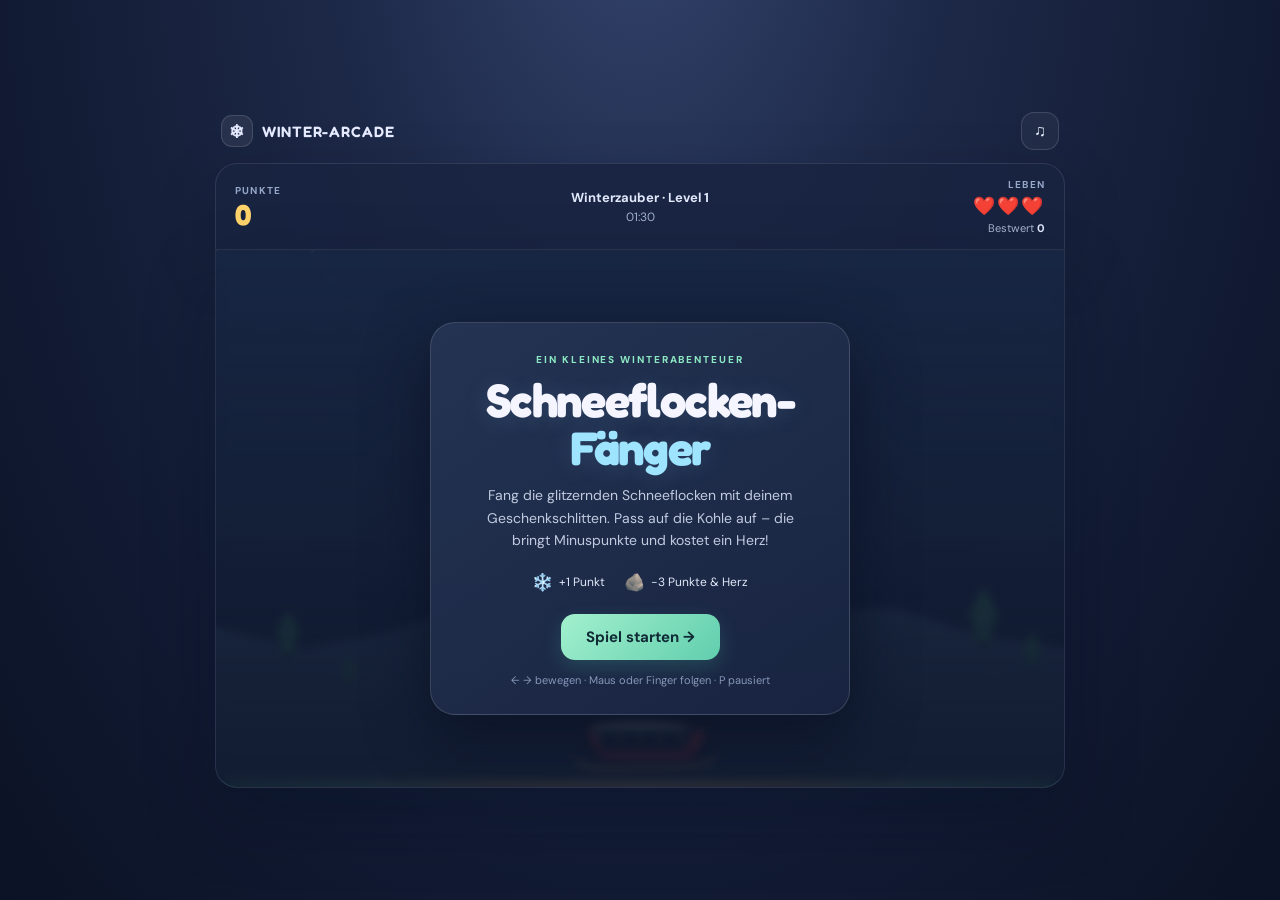
<file: schneeflocken-faenger.html>
<!doctype html>
<html lang="de">
<head>
<meta charset="utf-8">
<meta name="viewport" content="width=device-width,initial-scale=1,maximum-scale=1,user-scalable=no">
<meta name="theme-color" content="#10182f">
<title>Schneeflocken-Fänger</title>
<style>
@import url('https://fonts.googleapis.com/css2?family=DM+Sans:wght@400;500;600;700;800&family=Fredoka:wght@500;600;700&display=swap');
:root{color-scheme:dark;--ink:#f5f5ff;--muted:#aab4d1;--gold:#ffd36a;--mint:#8ce8c2;--red:#ff7585}
*{box-sizing:border-box}body{margin:0;min-height:100svh;background:radial-gradient(ellipse at 50% -15%,#34446e 0,#1d2948 34%,#111a32 72%,#0b1225 100%);color:var(--ink);font-family:'DM Sans',sans-serif;display:grid;place-items:center;padding:18px;overflow:hidden}
.game{width:min(100%,850px);position:relative}.topline{display:flex;align-items:center;justify-content:space-between;padding:0 6px 13px}.brand{font:600 15px 'Fredoka',sans-serif;letter-spacing:.06em;color:#e6eaff;display:flex;align-items:center;gap:9px}.brand-mark{display:grid;place-items:center;width:32px;height:32px;border-radius:11px;background:#ffffff12;border:1px solid #ffffff20;font-size:18px}.top-actions{display:flex;gap:8px}.icon-btn{border:1px solid #ffffff23;background:#ffffff0b;color:#eef2ff;width:38px;height:38px;border-radius:13px;cursor:pointer;font-size:16px}.icon-btn:hover{background:#ffffff18}
.hud{display:grid;grid-template-columns:1fr auto 1fr;align-items:center;padding:14px 19px;border:1px solid #ffffff1a;border-bottom:0;border-radius:22px 22px 0 0;background:#182440d9;box-shadow:0 18px 60px #050a1930}.stat label{display:block;text-transform:uppercase;font-weight:700;letter-spacing:.12em;color:#98a8ca;font-size:10px;margin-bottom:3px}.score{font:700 29px 'Fredoka',sans-serif;line-height:1;color:var(--gold)}.centerstat{text-align:center}.level{color:#e3e9fc;font-size:13px;font-weight:700}.timer{color:#9fafd0;font-variant-numeric:tabular-nums;font-size:12px;margin-top:3px}.rightstat{text-align:right}.hearts{font-size:18px;letter-spacing:2px;white-space:nowrap}.hearts .lost{filter:grayscale(1);opacity:.28}.record{font-size:11px;color:#aab5d0;margin-top:3px}.record b{color:#e4ebff}
.stage{position:relative;overflow:hidden;border:1px solid #ffffff1a;border-radius:0 0 22px 22px;background:#111b35;box-shadow:0 30px 70px #050a1945;touch-action:none;isolation:isolate}.stage:after{content:"";position:absolute;inset:0;pointer-events:none;z-index:1;background:linear-gradient(180deg,#12203a05 55%,#0b142c62)}canvas{display:block;width:100%;height:auto;aspect-ratio:800/500;touch-action:none}.ground{height:7px;background:linear-gradient(90deg,#3d8c77,#62b99a,#d6bb73,#e7d490,#d6bb73,#62b99a,#3d8c77);opacity:.9;box-shadow:0 0 20px #75d5aa70}
.overlay{position:absolute;z-index:3;inset:0;display:grid;place-items:center;padding:20px;background:linear-gradient(180deg,#111a2c33,#10182dcc);backdrop-filter:blur(4px);transition:opacity .22s}.overlay.hidden{opacity:0;pointer-events:none}.card{width:min(100%,420px);text-align:center;padding:30px 30px 27px;border-radius:25px;border:1px solid #ffffff24;background:linear-gradient(145deg,#263555f2,#192541f2);box-shadow:0 20px 60px #070d20aa}.eyebrow{font-size:10px;font-weight:800;letter-spacing:.19em;color:var(--mint);text-transform:uppercase;margin-bottom:10px}.hero{font:700 clamp(31px,6vw,47px)/1.02 'Fredoka',sans-serif;letter-spacing:-.035em;margin:0 0 12px;text-shadow:0 3px 25px #91cfff25}.hero span{color:#9fe4ff}.description{color:#c1cbe0;font-size:14px;line-height:1.6;margin:0 auto 19px;max-width:335px}.legend{display:flex;justify-content:center;gap:19px;margin:0 auto 21px;color:#e0e7f7;font-size:12px}.legend span{display:flex;align-items:center;gap:6px}.legend i{font-style:normal;font-size:17px}.primary{border:0;border-radius:14px;background:linear-gradient(135deg,#a2f0ce,#61cead);color:#102b35;font:700 15px 'DM Sans',sans-serif;padding:13px 25px;cursor:pointer;box-shadow:0 7px 20px #51d5ae30;transition:transform .15s,filter .15s}.primary:hover{transform:translateY(-2px);filter:brightness(1.06)}.hint{margin:13px 0 0;color:#8797b9;font-size:11px}.result-score{font:700 45px 'Fredoka',sans-serif;color:var(--gold);margin:7px 0 2px}.result-best{font-size:13px;color:#c2cce0;margin:0 0 18px}.toast{position:absolute;z-index:2;top:14px;left:50%;transform:translateX(-50%) translateY(-6px);padding:8px 13px;background:#102239dc;border:1px solid #ffffff24;border-radius:99px;color:#d8ffe9;font-size:12px;font-weight:700;opacity:0;transition:.25s;pointer-events:none;white-space:nowrap}.toast.show{opacity:1;transform:translateX(-50%) translateY(0)}
@media(max-width:540px){body{padding:10px}.topline{padding-bottom:9px}.brand{font-size:13px}.hud{padding:12px 12px}.score{font-size:25px}.hearts{font-size:15px;letter-spacing:0}.record{font-size:10px}.card{padding:24px 18px}.description{font-size:13px}.legend{gap:12px}.stage{border-radius:0 0 17px 17px}.hud{border-radius:17px 17px 0 0}}
@media(max-height:650px) and (min-width:600px){body{padding:8px}.game{width:min(100%,720px)}.topline{padding-bottom:6px}.hud{padding:9px 16px}.stage canvas{max-height:calc(100svh - 110px);width:100%;object-fit:contain}}
</style>
</head>
<body>
<main class="game" aria-label="Schneeflocken-Fänger">
  <header class="topline"><div class="brand"><span class="brand-mark">❄</span> WINTER-ARCADE</div><div class="top-actions"><button class="icon-btn" id="soundBtn" aria-label="Ton ausschalten" title="Ton an/aus">♫</button><button class="icon-btn" id="pauseBtn" aria-label="Spiel pausieren" title="Pause (P)" hidden>Ⅱ</button></div></header>
  <section class="hud" aria-live="polite"><div class="stat"><label>Punkte</label><div class="score" id="score">0</div></div><div class="stat centerstat"><div class="level" id="level">Bereit?</div><div class="timer" id="timer">01:30</div></div><div class="stat rightstat"><label>Leben</label><div class="hearts" id="hearts">❤️❤️❤️</div><div class="record">Bestwert <b id="best">0</b></div></div></section>
  <noscript><div class="overlay"><div class="card"><div class="eyebrow">JavaScript wird benötigt</div><h2 class="hero">Spielstart nicht möglich</h2><p class="description">Diese Vorschau führt JavaScript nicht aus. Öffne die Datei in einem normalen Browserfenster (zum Beispiel Chrome, Edge oder Firefox), damit das Spiel starten kann.</p></div></div></noscript>
  <div class="stage" id="stage"><canvas id="gameCanvas" width="800" height="500" aria-label="Spielbereich: Korb mit Maus, Touch oder Pfeiltasten bewegen"></canvas><div class="ground"></div><div class="toast" id="toast"></div>
    <div class="overlay" id="overlay"><div class="card" id="card"><div class="eyebrow">Ein kleines Winterabenteuer</div><h1 class="hero">Schneeflocken-<br><span>Fänger</span></h1><p class="description">Fang die glitzernden Schneeflocken mit deinem Geschenkschlitten. Pass auf die Kohle auf – die bringt Minuspunkte und kostet ein Herz!</p><div class="legend"><span><i>❄️</i> +1 Punkt</span><span><i>🪨</i> −3 Punkte & Herz</span></div><button class="primary" id="startBtn">Spiel starten <span aria-hidden="true">→</span></button><p class="hint">← → bewegen · Maus oder Finger folgen · P pausiert</p></div></div>
  </div>
</main>
<script>
(()=>{'use strict';
const canvas=document.getElementById('gameCanvas'),ctx=canvas.getContext('2d'),stage=document.getElementById('stage');
const $=id=>document.getElementById(id);const W=800,H=500, DURATION=90;
let state='ready',score=0,lives=3,best=loadBest(),elapsed=0,lastTime=0,spawnClock=0,objects=[],particles=[],keys={},pointerX=null,raf=0,soundOn=true,audio=null,toastTimer=0;
const basket={x:W/2,y:H-38,w:112,h:38,target:W/2};
const stars=Array.from({length:92},(_,i)=>({x:(i*173+29)%W,y:(i*97+13)%H,r:.5+((i*13)%13)/10,a:.15+((i*7)%7)/10,phase:i*1.91}));
function loadBest(){try{return Number(localStorage.getItem('snowcatcher-best'))||0}catch{return 0}}
function saveBest(){try{localStorage.setItem('snowcatcher-best',String(best))}catch{}}
function sound(freq=620,type='sine',duration=.09,volume=.035){if(!soundOn)return;try{audio??=new(window.AudioContext||window.webkitAudioContext)();if(audio.state==='suspended')audio.resume();const o=audio.createOscillator(),g=audio.createGain();o.type=type;o.frequency.setValueAtTime(freq,audio.currentTime);g.gain.setValueAtTime(volume,audio.currentTime);g.gain.exponentialRampToValueAtTime(.001,audio.currentTime+duration);o.connect(g);g.connect(audio.destination);o.start();o.stop(audio.currentTime+duration)}catch{}}
function updateHud(){ $('score').textContent=score;$('best').textContent=best;$('hearts').innerHTML=Array.from({length:3},(_,i)=>`<span class="${i>=lives?'lost':''}">❤️</span>`).join('');const remain=Math.max(0,DURATION-elapsed);$('timer').textContent=`${String(Math.floor(remain/60)).padStart(2,'0')}:${String(Math.floor(remain%60)).padStart(2,'0')}`;$('level').textContent=elapsed<20?'Winterzauber · Level 1':elapsed<48?'Schneesturm · Level 2':'Polarwind · Level 3'}
function startGame(){score=0;lives=3;elapsed=0;spawnClock=0;objects=[];particles=[];basket.x=W/2;basket.target=W/2;pointerX=null;state='playing';$('overlay').classList.add('hidden');$('pauseBtn').hidden=false;lastTime=performance.now();sound(660);updateHud();cancelAnimationFrame(raf);raf=requestAnimationFrame(loop)}
function endGame(){state='over';$('pauseBtn').hidden=true;if(score>best){best=score;saveBest();try{window.parent.postMessage({type:'advent-minigame-highscore',game:'snowflakeCatcher',score:best},location.origin==='null'?'*':location.origin)}catch{}}updateHud();$('card').innerHTML=`<div class="eyebrow">${score>=best&&score>0?'Neuer Bestwert!':'Der Winterabend ist vorbei'}</div><h2 class="hero">Gut gemacht!</h2><div class="result-score">${score}</div><p class="result-best">Punkte · Bestwert: <b>${best}</b></p><button class="primary" id="startBtn">Nochmal spielen <span aria-hidden="true">↻</span></button><p class="hint">Jede Schneeflocke zählt. Du schaffst das!</p>`;$('startBtn').addEventListener('click',startGame);$('overlay').classList.remove('hidden');sound(240,'triangle',.35,.05)}
function togglePause(){if(state==='playing'){state='paused';$('pauseBtn').textContent='▶';$('pauseBtn').setAttribute('aria-label','Spiel fortsetzen');$('card').innerHTML='<div class="eyebrow">Kurze Verschnaufpause</div><h2 class="hero">Pausiert</h2><p class="description">Dein Geschenkschlitten wartet auf dich.</p><button class="primary" id="startBtn">Weiter spielen <span>→</span></button><p class="hint">Oder drücke P zum Fortsetzen</p>';$('startBtn').addEventListener('click',resume);$('overlay').classList.remove('hidden')}else if(state==='paused')resume()}
function resume(){state='playing';lastTime=performance.now();$('overlay').classList.add('hidden');$('pauseBtn').textContent='Ⅱ';$('pauseBtn').setAttribute('aria-label','Spiel pausieren');raf=requestAnimationFrame(loop)}
function showToast(text){const t=$('toast');t.textContent=text;t.classList.add('show');clearTimeout(toastTimer);toastTimer=setTimeout(()=>t.classList.remove('show'),850)}
function spawn(){const coal=Math.random()<Math.min(.19,.095+elapsed*.001);objects.push({type:coal?'coal':'snow',x:35+Math.random()*(W-70),y:-30,size:coal?20:22,vy:(coal?155:125)+elapsed*1.2+Math.random()*32,rot:Math.random()*6.28,spin:(Math.random()-.5)*2.8,phase:Math.random()*6.28})}
function catchObject(o){const isCoal=o.type==='coal';if(isCoal){score=Math.max(0,score-3);lives--;sound(150,'square',.14,.045);burst(o.x,o.y,'#ff826e',12);showToast('Kohle! −3 Punkte · −1 Herz')}else{score++;sound(720+Math.min(score*5,300),'sine',.07,.025);burst(o.x,o.y,'#adf5de',8);if(score%10===0)showToast(`Wintercombo! ${score} Punkte`)}if(score>best){best=score;saveBest()}updateHud();if(lives<=0)endGame()}
function burst(x,y,color,n){for(let i=0;i<n;i++){const a=Math.random()*Math.PI*2,v=35+Math.random()*115;particles.push({x,y,vx:Math.cos(a)*v,vy:Math.sin(a)*v,life:.35+Math.random()*.45,max:.8,color,r:1.5+Math.random()*2.5})}}
function loop(now){if(state!=='playing')return;const dt=Math.min((now-lastTime)/1000,.04);lastTime=now;elapsed+=dt;const spawnInterval=Math.max(.31,.88-elapsed*.0055);spawnClock+=dt;while(spawnClock>=spawnInterval){spawnClock-=spawnInterval;spawn()}
  if(keys.ArrowLeft||keys.a)basket.target-=440*dt;if(keys.ArrowRight||keys.d)basket.target+=440*dt;if(pointerX!==null)basket.target=pointerX;basket.target=Math.max(basket.w/2+8,Math.min(W-basket.w/2-8,basket.target));basket.x+=(basket.target-basket.x)*Math.min(1,dt*14);
  const left=basket.x-basket.w/2+9,right=basket.x+basket.w/2-9,top=basket.y-basket.h/2;
  for(let i=objects.length-1;i>=0;i--){const o=objects[i];o.y+=o.vy*dt;o.x+=Math.sin(elapsed*1.7+o.phase)*18*dt;o.rot+=o.spin*dt;if(o.y+o.size*.65>=top&&o.y-o.size*.65<=basket.y+basket.h/2&&o.x>left-o.size*.45&&o.x<right+o.size*.45){catchObject(o);objects.splice(i,1);continue}if(o.y>H+35)objects.splice(i,1)}
  for(let i=particles.length-1;i>=0;i--){const p=particles[i];p.x+=p.vx*dt;p.y+=p.vy*dt;p.vx*=.97;p.vy=p.vy*.97+25*dt;p.life-=dt;if(p.life<=0)particles.splice(i,1)}
  if(elapsed>=DURATION){endGame();return}updateHud();draw(now/1000);raf=requestAnimationFrame(loop)}
function roundedRect(c,x,y,w,h,r){c.beginPath();c.roundRect(x,y,w,h,r)}
function draw(t=0){ctx.clearRect(0,0,W,H);const sky=ctx.createLinearGradient(0,0,0,H);sky.addColorStop(0,'#1a2a4a');sky.addColorStop(.55,'#182744');sky.addColorStop(1,'#101b32');ctx.fillStyle=sky;ctx.fillRect(0,0,W,H);
  const glow=ctx.createRadialGradient(W*.5,H*.62,10,W*.5,H*.62,340);glow.addColorStop(0,'#42698a18');glow.addColorStop(1,'#10182a00');ctx.fillStyle=glow;ctx.fillRect(0,0,W,H);
  for(const s of stars){ctx.globalAlpha=s.a*(.6+.4*Math.sin(t*1.1+s.phase));ctx.fillStyle='#d9ebff';ctx.beginPath();ctx.arc(s.x,s.y,s.r,0,Math.PI*2);ctx.fill()}ctx.globalAlpha=1;
  // Snowy distant hills and a few tiny evergreen silhouettes.
  ctx.fillStyle='#263c55';ctx.beginPath();ctx.moveTo(0,380);for(let x=0;x<=W;x+=80)ctx.lineTo(x,355+Math.sin(x*.018)*21);ctx.lineTo(W,H);ctx.lineTo(0,H);ctx.fill();drawTree(68,371,.86);drawTree(724,357,1.05);drawTree(770,383,.65);drawTree(126,402,.56);
  ctx.fillStyle='#dff5ff20';for(let i=0;i<35;i++){const x=(i*131+Math.sin(t+i)*12)%W,y=(i*79+t*17)%H;ctx.beginPath();ctx.arc(x,y,1.3,0,Math.PI*2);ctx.fill()}
  for(const o of objects)drawObject(o);for(const p of particles){ctx.globalAlpha=Math.max(0,p.life/p.max);ctx.fillStyle=p.color;ctx.beginPath();ctx.arc(p.x,p.y,p.r,0,Math.PI*2);ctx.fill()}ctx.globalAlpha=1;drawBasket()}
function drawTree(x,y,s){ctx.save();ctx.translate(x,y);ctx.scale(s,s);ctx.fillStyle='#142b30';ctx.fillRect(-3,0,6,18);ctx.fillStyle='#28524c';for(let j=0;j<3;j++){ctx.beginPath();ctx.moveTo(0,-37+j*12);ctx.lineTo(-15+j*3, -9+j*10);ctx.lineTo(15-j*3,-9+j*10);ctx.closePath();ctx.fill()}ctx.restore()}
function drawObject(o){ctx.save();ctx.translate(o.x,o.y);ctx.rotate(o.rot);if(o.type==='snow'){ctx.shadowColor='#9deaff';ctx.shadowBlur=15;ctx.font=`${o.size*1.55}px serif`;ctx.textAlign='center';ctx.textBaseline='middle';ctx.fillText('❄',0,0)}else{ctx.shadowColor='#f4a16d66';ctx.shadowBlur=9;const g=ctx.createRadialGradient(-5,-7,2,0,0,23);g.addColorStop(0,'#727b8a');g.addColorStop(.3,'#353d4b');g.addColorStop(1,'#141824');ctx.fillStyle=g;ctx.beginPath();ctx.moveTo(-17,-5);ctx.quadraticCurveTo(-14,-16,-6,-14);ctx.lineTo(0,-19);ctx.lineTo(7,-13);ctx.quadraticCurveTo(18,-12,17,-2);ctx.lineTo(13,10);ctx.quadraticCurveTo(3,17,-8,13);ctx.lineTo(-16,8);ctx.closePath();ctx.fill();ctx.fillStyle='#b0bbcc55';ctx.beginPath();ctx.ellipse(-5,-8,5,2,-.5,0,Math.PI*2);ctx.fill()}ctx.restore()}
function drawBasket(){const x=basket.x,y=basket.y;ctx.save();ctx.translate(x,y);ctx.shadowColor='#0009';ctx.shadowBlur=13;ctx.shadowOffsetY=7;
  // Sleigh-like gift basket with a curved runner.
  const g=ctx.createLinearGradient(0,-15,0,22);g.addColorStop(0,'#e76567');g.addColorStop(1,'#9f344d');ctx.fillStyle=g;ctx.beginPath();ctx.moveTo(-basket.w/2+6,-9);ctx.quadraticCurveTo(-basket.w/2+12,17,-basket.w/2+28,19);ctx.lineTo(basket.w/2-17,19);ctx.quadraticCurveTo(basket.w/2+1,19,basket.w/2+6,-10);ctx.lineTo(basket.w/2-5,-10);ctx.lineTo(basket.w/2-15,10);ctx.lineTo(-basket.w/2+20,10);ctx.lineTo(-basket.w/2+12,-10);ctx.closePath();ctx.fill();ctx.shadowBlur=0;ctx.shadowOffsetY=0;
  ctx.strokeStyle='#f4ce79';ctx.lineWidth=3;ctx.beginPath();ctx.moveTo(-basket.w/2-4,20);ctx.quadraticCurveTo(-basket.w/2+3,29,0,26);ctx.quadraticCurveTo(basket.w/2+12,27,basket.w/2+13,17);ctx.stroke();ctx.fillStyle='#ffe39a';for(let i=-2;i<=2;i++){ctx.beginPath();ctx.arc(i*19,-1,2.2,0,Math.PI*2);ctx.fill()}ctx.fillStyle='#f8f1dc';ctx.beginPath();ctx.ellipse(0,-10,basket.w/2-8,7,0,Math.PI,Math.PI*2);ctx.fill();ctx.fillStyle='#b3edda';ctx.beginPath();ctx.ellipse(0,-9,basket.w/2-13,4,0,Math.PI,Math.PI*2);ctx.fill();ctx.restore()}
stage.addEventListener('pointermove',e=>{const r=canvas.getBoundingClientRect();pointerX=(e.clientX-r.left)/r.width*W});stage.addEventListener('pointerleave',()=>{pointerX=null});stage.addEventListener('pointerdown',e=>{if(state!=='playing')return;const r=canvas.getBoundingClientRect();pointerX=(e.clientX-r.left)/r.width*W});window.addEventListener('keydown',e=>{if(['ArrowLeft','ArrowRight',' '].includes(e.key))e.preventDefault();keys[e.key]=true;if(e.key.toLowerCase()==='p')togglePause();if(e.key==='Enter'&&(state==='ready'||state==='over'))startGame()});window.addEventListener('keyup',e=>keys[e.key]=false);$('startBtn').addEventListener('click',startGame);$('pauseBtn').addEventListener('click',togglePause);$('soundBtn').addEventListener('click',()=>{soundOn=!soundOn;$('soundBtn').textContent=soundOn?'♫':'♪̸';$('soundBtn').setAttribute('aria-label',soundOn?'Ton ausschalten':'Ton einschalten');if(soundOn)sound()});window.addEventListener('blur',()=>{keys={};if(state==='playing')togglePause()});
updateHud();draw();
})();
</script>
</body>
</html>
</file>
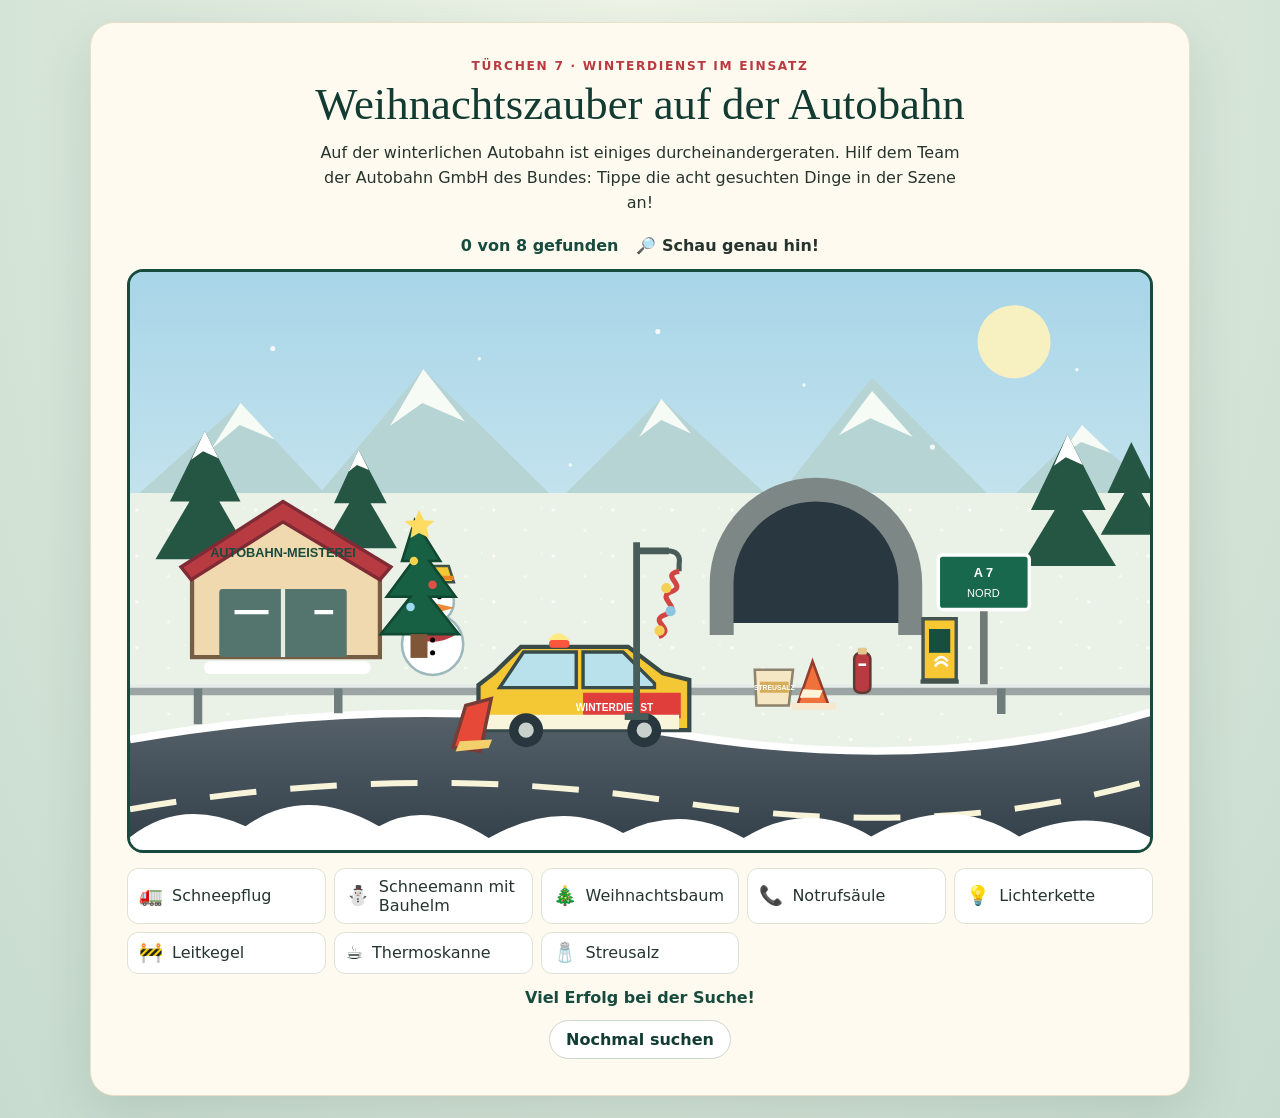
<file: wimmelbild.html>
<!doctype html>
<html lang="de">
<head>
  <meta charset="utf-8">
  <meta name="viewport" content="width=device-width, initial-scale=1">
  <meta name="theme-color" content="#153d37">
  <title>Weihnachts-Wimmelbild an der Autobahn</title>
  <style>
    :root { color-scheme: light; --pine:#174b3d; --deep:#123b32; --red:#b83b42; --cream:#fffaf0; --ink:#25352e }
    * { box-sizing:border-box }
    body { margin:0; min-height:100vh; padding:22px 14px; color:var(--ink); background:radial-gradient(ellipse at top,#eff5e8,#dce9dc 52%,#c7dbcf); font-family:system-ui,-apple-system,"Segoe UI",sans-serif }
    main { width:min(100%,1100px); margin:auto; padding:clamp(18px,4vw,36px); border:1px solid #e9dfc8; border-radius:24px; background:var(--cream); box-shadow:0 18px 55px #173c3022 }
    header { text-align:center }
    .eyebrow { margin:0 0 7px; color:var(--red); font-size:.76rem; font-weight:800; letter-spacing:.14em; text-transform:uppercase }
    h1 { margin:0; color:var(--deep); font:clamp(1.8rem,5vw,2.8rem)/1.1 Georgia,serif }
    .intro { max-width:65ch; margin:12px auto 20px; line-height:1.55 }
    .progress { display:flex; justify-content:center; align-items:center; flex-wrap:wrap; gap:8px 18px; margin:0 0 14px; font-weight:700 }
    #count { color:var(--pine) }
    .scene-wrap { overflow:hidden; border:3px solid #174b3d; border-radius:16px; background:#cfe8f1 }
    svg { display:block; width:100%; height:auto; touch-action:manipulation }
    .target { cursor:pointer; transition:filter .15s,opacity .2s }
    .target:hover { filter:drop-shadow(0 0 5px #ffd766) }
    .target:focus { outline:none; filter:drop-shadow(0 0 6px #fff200) }
    .target.found { opacity:.24; filter:grayscale(1); pointer-events:none }
    .target .hit { fill:transparent; stroke:transparent; stroke-width:5 }
    .legend { display:grid; grid-template-columns:repeat(auto-fit,minmax(175px,1fr)); gap:8px; margin:15px 0 0; padding:0; list-style:none }
    .legend li { display:flex; align-items:center; gap:9px; min-height:42px; padding:8px 11px; border:1px solid #dce4d7; border-radius:11px; background:#fff }
    .legend li.found { color:#64746b; text-decoration:line-through; background:#edf3e9 }
    .legend li span { font-size:1.2rem }
    #message { min-height:1.5em; margin:14px 0 0; color:var(--pine); font-weight:700; text-align:center }
    .actions { display:flex; justify-content:center; gap:9px; margin-top:8px }
    button { padding:9px 16px; border:1px solid #cbd8ce; border-radius:999px; background:#fff; color:var(--deep); font:inherit; font-weight:700; cursor:pointer }
    button:hover { border-color:#e6b957 }
    button:focus-visible { outline:3px solid #d08d30; outline-offset:2px }
    @media (max-width:600px) { body { padding:10px 7px } main { padding:17px 11px; border-radius:17px } .scene-wrap { border-width:2px; border-radius:10px } .legend { grid-template-columns:repeat(2,minmax(0,1fr)); gap:6px } .legend li { gap:5px; padding:7px; font-size:.88rem } }
    @media (prefers-reduced-motion:reduce) { *,*::before,*::after { transition-duration:.01ms!important } }
  </style>
</head>
<body>
<main>
  <header>
    <p class="eyebrow">Türchen 7 · Winterdienst im Einsatz</p>
    <h1>Weihnachtszauber auf der Autobahn</h1>
    <p class="intro">Auf der winterlichen Autobahn ist einiges durcheinandergeraten. Hilf dem Team der Autobahn GmbH des Bundes: Tippe die acht gesuchten Dinge in der Szene an!</p>
    <div class="progress"><span id="count" aria-live="polite">0 von 8 gefunden</span><span>🔎 Schau genau hin!</span></div>
  </header>
  <div class="scene-wrap">
  <svg viewBox="0 0 1200 680" role="img" aria-labelledby="scene-title scene-desc" xmlns="http://www.w3.org/2000/svg">
    <title id="scene-title">Verschneite Autobahn-Betriebsstelle in der Weihnachtszeit</title>
    <desc id="scene-desc">Eine winterliche Autobahn mit Räumfahrzeug, Tunnel, Betriebshof, Tannen und vielen kleinen Details.</desc>
    <defs>
      <linearGradient id="sky" x2="0" y2="1"><stop stop-color="#a8d5e8"/><stop offset="1" stop-color="#edf7f5"/></linearGradient>
      <linearGradient id="road" x2="0" y2="1"><stop stop-color="#56616a"/><stop offset="1" stop-color="#323f49"/></linearGradient>
      <pattern id="snow" width="70" height="54" patternUnits="userSpaceOnUse"><circle cx="8" cy="10" r="2" fill="#fff" opacity=".8"/><circle cx="45" cy="34" r="1.6" fill="#fff" opacity=".65"/><circle cx="64" cy="7" r="1" fill="#fff" opacity=".8"/></pattern>
    </defs>
    <!-- Winter sky, distant hills and snow -->
    <rect width="1200" height="680" fill="url(#sky)"/>
    <circle cx="1040" cy="82" r="43" fill="#fff3bd" opacity=".9"/>
    <path d="M0 270L130 154l96 103 119-143 158 156 122-121 133 121 115-146 152 153 95-93 80 69v160H0Z" fill="#b7d4d5"/>
    <path d="m130 154 40 43-41-17-33 28Zm215-40 49 62-50-22-38 27Zm280 35 35 41-35-16-26 20Zm248-9 48 54-50-22-37 20Zm247 40 34 33-35-13-26 18Z" fill="#f7fbf5"/>
    <rect y="260" width="1200" height="420" fill="#eaf1e6"/><rect y="260" width="1200" height="420" fill="url(#snow)"/>
    <!-- trees -->
    <g fill="#245643"><path d="m47 270 41-83 42 83h-25l39 68H30l40-68Z"/><path d="m240 272 29-63 33 63h-19l31 53h-87l31-53Z"/><path d="m1060 280 43-89 45 89h-28l40 66h-112l40-66Z"/><path d="m1150 260 28-60 30 60h-18l28 49h-76l28-49Z"/></g>
    <g fill="#fff"><path d="m88 187 16 32-18-8-14 10Z"/><path d="m269 209 12 24-14-6-10 8Z"/><path d="m1103 191 18 36-20-9-14 10Z"/></g>
    <!-- operations depot -->
    <path d="M73 342 180 278l114 64v111H73Z" fill="#f0d9ae" stroke="#765e45" stroke-width="5"/>
    <path d="M60 347 180 270l127 77-13 15-114-68-108 68Z" fill="#b83b42" stroke="#7f2b35" stroke-width="4"/>
    <rect x="105" y="373" width="150" height="80" rx="4" fill="#54746e"/><path d="M180 373v80" stroke="#e7eee0" stroke-width="5"/><path d="M123 400h40m54 0h22" stroke="#fff" stroke-width="5"/>
    <text x="180" y="335" text-anchor="middle" font-family="Arial,sans-serif" font-size="15" font-weight="700" fill="#174b3d">AUTOBAHN-MEISTEREI</text>
    <rect x="87" y="458" width="196" height="15" rx="7" fill="#fff"/>
    <!-- distant tunnel and road -->
    <path d="M682 367a125 125 0 0 1 250 0v60H682Z" fill="#7d8786"/>
    <path d="M710 367a97 97 0 0 1 194 0v60H710Z" fill="#293740"/>
    <path d="M710 413h194v14H710Z" fill="#eaf1e6"/>
    <path d="M0 550Q335 492 640 543T1200 518v162H0Z" fill="url(#road)"/>
    <path d="M0 550Q335 492 640 543T1200 518" fill="none" stroke="#fff" stroke-width="9"/>
    <path d="M0 632Q330 575 640 623T1200 598" fill="none" stroke="#f8f4d9" stroke-width="7" stroke-dasharray="55 40"/>
    <!-- guardrail -->
    <path d="M0 492h1200" stroke="#9aa5a4" stroke-width="12"/><path d="M0 487h1200" stroke="#e5ece8" stroke-width="4"/>
    <g fill="#707d7d"><path d="M75 490h10v42H75zM240 490h10v29h-10zM420 490h10v30h-10zM1020 490h10v30h-10z"/></g>
    <!-- small traffic sign -->
    <path d="M1000 349h9v136h-9z" fill="#707b77"/><rect x="951" y="333" width="107" height="64" rx="5" fill="#17684d" stroke="#fff" stroke-width="4"/>
    <text x="1004" y="359" text-anchor="middle" font-family="Arial,sans-serif" font-size="15" font-weight="700" fill="white">A 7</text><text x="1004" y="382" text-anchor="middle" font-family="Arial,sans-serif" font-size="13" fill="white">NORD</text>
    <!-- snow plow truck -->
    <g id="truck" transform="translate(406 433)">
      <path d="M22 39 54 8h126l41 31 31 8v59H4V53Z" fill="#f4c735" stroke="#384b4a" stroke-width="5"/>
      <path d="M57 14h62v42H29Z" fill="#b9e1ec" stroke="#384b4a" stroke-width="4"/><path d="M127 14h47l37 37v5h-84Z" fill="#b9e1ec" stroke="#384b4a" stroke-width="4"/>
      <path d="M127 62h115v30H127Z" fill="#df3e3b"/><path d="M13 88h227v17H13Z" fill="#f8f5dc"/>
      <circle cx="60" cy="106" r="20" fill="#28363d"/><circle cx="60" cy="106" r="9" fill="#c8d1cb"/><circle cx="199" cy="106" r="20" fill="#28363d"/><circle cx="199" cy="106" r="9" fill="#c8d1cb"/>
      <path d="m-11 77 30-8-13 62-32-5Z" fill="#e74939" stroke="#773c35" stroke-width="4"/><path d="m-18 119 38-2-4 10-39 4Z" fill="#f3d06b"/>
      <rect x="87" y="0" width="24" height="9" rx="4" fill="#ff573e"/><path d="M86 0q12-16 25 0" fill="#ffe983"/>
      <text x="164" y="83" text-anchor="middle" font-family="Arial,sans-serif" font-size="12" font-weight="800" fill="white">WINTERDIENST</text>
    </g>
    <!-- snowman / worker -->
    <g id="snowman" transform="translate(315 353)">
      <circle cx="41" cy="85" r="36" fill="#fff" stroke="#9db9bd" stroke-width="3"/><circle cx="41" cy="35" r="25" fill="#fff" stroke="#9db9bd" stroke-width="3"/>
      <path d="m41 36 26 6-26 7Z" fill="#ed8a39"/><circle cx="33" cy="29" r="3"/><circle cx="49" cy="29" r="3"/><path d="M34 52q8 9 16 0" fill="none" stroke="#333" stroke-width="2"/>
      <path d="M16 12h50l-6-19H23Z" fill="#f4c735" stroke="#405148" stroke-width="3"/><path d="M17 7h49" stroke="#e68723" stroke-width="5"/>
      <path d="M15 68q26 17 52 0" fill="none" stroke="#b83b42" stroke-width="11"/><circle cx="41" cy="80" r="3"/><circle cx="41" cy="95" r="3"/>
    </g>
    <!-- christmas tree by depot -->
    <g id="tree" transform="translate(295 292)">
      <path d="m40 0 30 48H57l31 42H57l35 44H0l35-44H7l31-42H25Z" fill="#176044" stroke="#104832" stroke-width="3"/><path d="M35 134h20v28H35Z" fill="#805638"/>
      <circle cx="39" cy="48" r="5" fill="#f4d24a"/><circle cx="61" cy="76" r="5" fill="#dd5148"/><circle cx="35" cy="102" r="5" fill="#9edaf0"/><path d="m40 0 5-12 6 12 12 1-9 8 3 12-12-6-10 6 2-12-9-8Z" fill="#ffdb62"/>
    </g>
    <!-- roadside help phone -->
    <g id="phone" transform="translate(920 408)">
      <path d="M13 0h39v72H13Z" fill="#f8c834" stroke="#42544d" stroke-width="4"/><path d="M20 12h25v28H20Z" fill="#184e40"/><path d="M27 50q7-10 15 0M27 56q7-10 15 0" fill="none" stroke="#fff" stroke-width="3"/><path d="M10 74h45" stroke="#42544d" stroke-width="5"/>
    </g>
    <!-- decorated roadside lamp -->
    <g id="lamp" transform="translate(573 318)">
      <path d="M23 0v205M22 10h39" stroke="#485d59" stroke-width="8"/><path d="M58 10q18 0 15 16v8" fill="none" stroke="#485d59" stroke-width="6"/><path d="M73 34c-24 5 11 17-9 24s15 19-7 27 14 17-8 26" fill="none" stroke="#d14542" stroke-width="6"/>
      <circle cx="58" cy="54" r="6" fill="#f5d055"/><circle cx="63" cy="81" r="6" fill="#8ac6e2"/><circle cx="50" cy="104" r="6" fill="#f5d055"/><path d="M9 205h28" stroke="#485d59" stroke-width="8"/>
    </g>
    <!-- FINDABLE OBJECTS; broad transparent hit areas keep tapping easy -->
    <g class="target" data-item="schneepflug" tabindex="0" role="button" aria-label="Schneepflug finden"><rect class="hit" x="382" y="420" width="280" height="150"/><rect x="382" y="420" width="280" height="150" fill="transparent"/></g>
    <g class="target" data-item="schneemann" tabindex="0" role="button" aria-label="Schneemann mit Bauhelm finden"><rect class="hit" x="305" y="325" width="110" height="170"/><rect x="305" y="325" width="110" height="170" fill="transparent"/></g>
    <g class="target" data-item="weihnachtsbaum" tabindex="0" role="button" aria-label="Weihnachtsbaum finden"><rect class="hit" x="286" y="270" width="110" height="200"/><rect x="286" y="270" width="110" height="200" fill="transparent"/></g>
    <g class="target" data-item="notrufsaule" tabindex="0" role="button" aria-label="Notrufsäule finden"><rect class="hit" x="906" y="395" width="85" height="110"/><rect x="906" y="395" width="85" height="110" fill="transparent"/></g>
    <g class="target" data-item="lichterkette" tabindex="0" role="button" aria-label="Lichterkette am Laternenmast finden"><rect class="hit" x="570" y="310" width="105" height="220"/><rect x="570" y="310" width="105" height="220" fill="transparent"/></g>
    <!-- extra camouflaged items: cone, thermos, salt sack -->
    <g id="cone"><path d="m785 510 18-52 19 52Z" fill="#ef713b" stroke="#963c2d" stroke-width="3"/><path d="m792 491 23 1-4 9h-23Z" fill="#fff4d8"/><path d="M779 511h51" stroke="#f7e8cd" stroke-width="8"/></g>
    <g id="thermos"><rect x="852" y="448" width="19" height="47" rx="7" fill="#b83b42" stroke="#603b34" stroke-width="3"/><rect x="856" y="442" width="11" height="8" rx="2" fill="#e3c78c"/><path d="M857 462h9" stroke="#fff" stroke-width="3"/></g>
    <g id="salt"><path d="M735 468h45l-5 42h-38Z" fill="#f5e7c4" stroke="#8e836d" stroke-width="3"/><path d="M741 482h34v13h-34Z" fill="#d6ad5b"/><text x="758" y="492" text-anchor="middle" font-family="Arial,sans-serif" font-size="8" font-weight="700" fill="#fff">STREUSALZ</text></g>
    <g class="target" data-item="leitkegel" tabindex="0" role="button" aria-label="Leitkegel finden"><rect class="hit" x="772" y="448" width="68" height="77"/><rect x="772" y="448" width="68" height="77" fill="transparent"/></g>
    <g class="target" data-item="thermoskanne" tabindex="0" role="button" aria-label="Thermoskanne finden"><rect class="hit" x="841" y="435" width="48" height="76"/><rect x="841" y="435" width="48" height="76" fill="transparent"/></g>
    <g class="target" data-item="streusalz" tabindex="0" role="button" aria-label="Streusalz finden"><rect class="hit" x="724" y="458" width="64" height="65"/><rect x="724" y="458" width="64" height="65" fill="transparent"/></g>
    <!-- snow banks in foreground -->
    <path d="M0 665q60-47 136-13 70-50 157 0 57-32 129 14 86-49 158-6 70-36 142 6 76-47 150-2 92-53 174 0 80-38 154 1v15H0Z" fill="#fff"/>
    <!-- light snowfall -->
    <g fill="#fff" opacity=".85"><circle cx="168" cy="90" r="3"/><circle cx="411" cy="102" r="2"/><circle cx="621" cy="70" r="3"/><circle cx="793" cy="133" r="2"/><circle cx="944" cy="206" r="3"/><circle cx="518" cy="227" r="2"/><circle cx="1114" cy="115" r="2"/></g>
  </svg>
  </div>
  <ul class="legend" id="legend" aria-label="Gesuchte Dinge">
    <li data-label="schneepflug"><span>🚛</span>Schneepflug</li><li data-label="schneemann"><span>⛄</span>Schneemann mit Bauhelm</li>
    <li data-label="weihnachtsbaum"><span>🎄</span>Weihnachtsbaum</li><li data-label="notrufsaule"><span>📞</span>Notrufsäule</li>
    <li data-label="lichterkette"><span>💡</span>Lichterkette</li><li data-label="leitkegel"><span>🚧</span>Leitkegel</li>
    <li data-label="thermoskanne"><span>☕</span>Thermoskanne</li><li data-label="streusalz"><span>🧂</span>Streusalz</li>
  </ul>
  <p id="message" role="status" aria-live="polite">Viel Erfolg bei der Suche!</p>
  <div class="actions"><button id="reset" type="button">Nochmal suchen</button></div>
</main>
<script>
(() => {
  const targets = [...document.querySelectorAll('.target')];
  const found = new Set();
  const count = document.querySelector('#count');
  const message = document.querySelector('#message');
  const legend = document.querySelector('#legend');
  const label = { schneepflug:'Schneepflug', schneemann:'Schneemann mit Bauhelm', weihnachtsbaum:'Weihnachtsbaum', notrufsaule:'Notrufsäule', lichterkette:'Lichterkette', leitkegel:'Leitkegel', thermoskanne:'Thermoskanne', streusalz:'Streusalz' };
  function find(el) {
    const item = el.dataset.item;
    if (found.has(item)) return;
    found.add(item); el.classList.add('found');
    legend.querySelector(`[data-label="${item}"]`)?.classList.add('found');
    count.textContent = `${found.size} von ${targets.length} gefunden`;
    if (found.size === targets.length) message.textContent = '🎉 Alles gefunden! Danke für euren Einsatz – frohe Weihnachten vom Winterdienst!';
    else message.textContent = `🎄 ${label[item]} entdeckt! Weiter geht die Suche.`;
  }
  targets.forEach(el => {
    el.addEventListener('click', () => find(el));
    el.addEventListener('keydown', event => { if (event.key === 'Enter' || event.key === ' ') { event.preventDefault(); find(el); } });
  });
  document.querySelector('#reset').addEventListener('click', () => {
    found.clear(); targets.forEach(el => el.classList.remove('found'));
    legend.querySelectorAll('li').forEach(el => el.classList.remove('found'));
    count.textContent = `0 von ${targets.length} gefunden`; message.textContent = 'Viel Erfolg bei der Suche!';
  });
})();
</script>
</body>
</html>
</file>
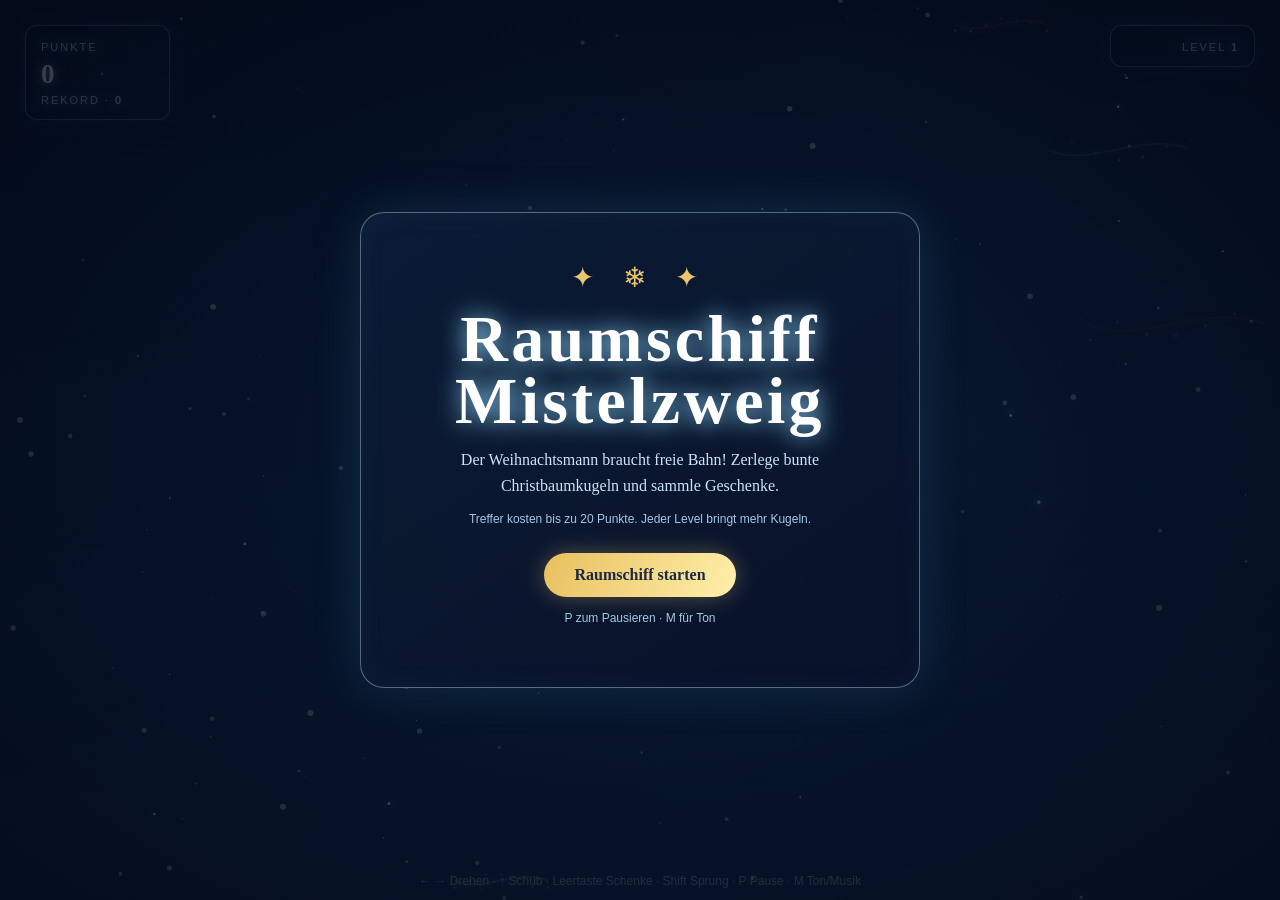
<file: winter-asteroids.html>
<!doctype html>
<html lang="de">
<head>
<meta charset="utf-8"><meta name="viewport" content="width=device-width,initial-scale=1,maximum-scale=1,user-scalable=no">
<title>Raumschiff Mistelzweig</title>
<style>
*{box-sizing:border-box}html,body{margin:0;width:100%;height:100%;overflow:hidden;background:#061329;color:#f4f8ff;font-family:Georgia,'Times New Roman',serif}canvas{display:block;width:100%;height:100%;touch-action:none}#hud{position:fixed;inset:0;pointer-events:none;padding:clamp(12px,2vw,25px);display:flex;justify-content:space-between;align-items:flex-start;text-shadow:0 0 12px #89cfff}#hud .box{min-width:145px;padding:11px 15px;border:1px solid #b9dcff66;background:linear-gradient(135deg,#061329bb,#10254788);border-radius:12px;box-shadow:0 0 18px #64b9ff22}#hud .label{font:11px Arial,sans-serif;letter-spacing:.18em;color:#a9d9ff;text-transform:uppercase}#hud strong{display:block;font-size:clamp(18px,2.3vw,27px);color:#fff;margin-top:4px}#hud .right{text-align:right}#help{position:fixed;bottom:12px;left:50%;transform:translateX(-50%);font:12px Arial,sans-serif;color:#c6dcf5a8;text-align:center;pointer-events:none;white-space:nowrap}#touch{position:fixed;inset:auto 0 28px;display:none;justify-content:space-between;padding:0 22px;pointer-events:none}.pad{display:flex;gap:10px}.touchbtn{width:58px;height:58px;border:1px solid #d7edff70;border-radius:50%;background:#10305288;color:white;font:24px Georgia;pointer-events:auto;touch-action:none;box-shadow:0 0 15px #80cfff28}.touchbtn.fire{width:70px;height:70px;color:#ffd777}.overlay{position:fixed;inset:0;display:grid;place-items:center;background:radial-gradient(ellipse at center,#07172dbb,#020713cc);padding:20px}.card{max-width:560px;width:min(92vw,560px);text-align:center;padding:clamp(25px,5vw,48px);border:1px solid #c9e7ff66;border-radius:24px;background:linear-gradient(145deg,#0b1d37eF,#091329f2);box-shadow:0 0 50px #5db8ff25,inset 0 0 30px #74bdff0b}.ornament{font-size:28px;color:#eac76e;letter-spacing:.4em}.card h1{font-size:clamp(36px,8vw,66px);line-height:.95;margin:14px 0;color:#fff;text-shadow:0 0 24px #91d9ff;letter-spacing:.05em}.card p{line-height:1.6;color:#d0e2f5;margin:14px auto}.card .small{font:12px Arial,sans-serif;color:#a7c6e6}.card button{margin-top:13px;padding:13px 30px;border:0;border-radius:30px;background:linear-gradient(120deg,#e8bf5d,#fff0ad);color:#1c2940;font:700 16px Georgia;cursor:pointer;box-shadow:0 0 22px #eac76e55}#resumeButton{position:fixed;z-index:20;left:50%;top:calc(50% + 58px);transform:translateX(-50%);display:none;padding:13px 26px;border:0;border-radius:30px;background:linear-gradient(120deg,#e8bf5d,#fff0ad);color:#1c2940;font:700 16px Georgia;box-shadow:0 0 22px #eac76e55;cursor:pointer;touch-action:manipulation}#resumeButton.visible{display:block}.hidden{display:none!important}
@media(max-width:700px){#touch{display:flex}#help{bottom:112px;font-size:10px}#hud .box{min-width:auto;padding:8px 10px}#hud .label{font-size:9px}}
</style>

  <style>
    .mobile-orientation-hint {
      position: fixed;
      z-index: 2147483647;
      inset: 0;
      margin: 0;
      display: none;
      align-items: center;
      justify-content: center;
      padding: 24px;
      border: 0;
      border-radius: 0;
      background: rgba(2, 7, 19, .97);
      color: #fff;
      font: 600 1.1rem/1.5 system-ui, sans-serif;
      text-align: center;
      box-shadow: none;
      pointer-events: auto;
    }
    @media (pointer: coarse) and (orientation: landscape) {
      .mobile-orientation-hint { display: grid; }
    }
  </style>
</head><body>
<canvas id="game" aria-label="Raumschiff Mistelzweig"></canvas>
<div id="hud"><div class="box"><span class="label">Punkte</span><strong id="score">0</strong><span class="label">Rekord · <b id="best">0</b></span></div><div class="box right"><span class="label">Level <b id="level">1</b></span><span class="label" id="powerLabel"></span></div></div>
<div id="help">← → Drehen · ↑ Schub · Leertaste Schenke · Shift Sprung · P Pause · M Ton/Musik</div>
<div id="touch"><div class="pad"><button class="touchbtn" data-key="ArrowLeft">↶</button><button class="touchbtn" data-key="ArrowUp">↑</button><button class="touchbtn" data-key="ArrowRight">↷</button></div><div class="pad"><button class="touchbtn fire" data-key="Space">✦</button><button class="touchbtn" data-key="Shift">✧</button></div></div>
<div class="overlay" id="screen"><div class="card"><div class="ornament">✦ ❄ ✦</div><h1 id="title">Raumschiff Mistelzweig</h1><p id="message">Der Weihnachtsmann braucht freie Bahn! Zerlege bunte Christbaumkugeln und sammle Geschenke.</p><p class="small" id="sub">Treffer kosten bis zu 20 Punkte. Jeder Level bringt mehr Kugeln.</p><button id="start">Raumschiff starten</button><p class="small">P zum Pausieren · M für Ton</p></div></div>
<button id="resumeButton" type="button">Weiter spielen</button>
<script src="minigame-highscores.js"></script>
<script>
(()=>{'use strict';
const CONFIG={turn:4.4,thrust:245,friction:.988,maxSpeed:390,shotSpeed:430,shotRate:.22,shotLife:1.35,playerRadius:15,hitCooldown:2.2,hitPenalty:20,rocksPerLevel:4,rockSpeed:35,powerEvery:14,difficultyRampSeconds:90,maxDifficultyBonus:1.5,points:{rock:20,santa:120,gold:250,power:0},ornamentColors:['#e84453','#368fe0','#32bd79','#b36bdd','#f0a63c']};
const canvas=document.querySelector('#game'),ctx=canvas.getContext('2d'),ui={score:document.querySelector('#score'),best:document.querySelector('#best'),level:document.querySelector('#level'),power:document.querySelector('#powerLabel'),screen:document.querySelector('#screen'),title:document.querySelector('#title'),message:document.querySelector('#message'),sub:document.querySelector('#sub'),start:document.querySelector('#start'),resume:document.querySelector('#resumeButton')};
function loadBest(){try{return Number(JSON.parse(localStorage.getItem('adventMiniGameHighscores')||'{}').winterAsteroids)||0}catch{return 0}}
let W=innerWidth,H=innerHeight,dpr=1,last=0,mode='title',score=0,best=loadBest(),level=1,keys={},stars=[],snow=[],tinsel=[],rocks=[],shots=[],particles=[],cinnamonTrails=[],powerups=[],player=null,clock=0,powerClock=0,muted=false,audio=null,bgMusic=null,wreath=null,santas=[],goldenOrnaments=[],strawStar=null,events={cookie:false,wreath:false,santa:false,goldOne:false,goldTwo:false,strawStar:false};
const musicTrack='audio/Raumschiff%20Mistelzweig.mp3';
const rand=(a,b)=>a+Math.random()*(b-a),wrap=o=>{if(o.x<0)o.x+=W;if(o.x>W)o.x-=W;if(o.y<0)o.y+=H;if(o.y>H)o.y-=H},dist=(a,b)=>{let x=a.x-b.x,y=a.y-b.y;if(Math.abs(x)>W/2)x-=Math.sign(x)*W;if(Math.abs(y)>H/2)y-=Math.sign(y)*H;return Math.hypot(x,y)},clamp=(v,a,b)=>Math.max(a,Math.min(b,v));
function resize(){W=innerWidth;H=innerHeight;dpr=Math.min(devicePixelRatio||1,2);canvas.width=Math.floor(W*dpr);canvas.height=Math.floor(H*dpr);ctx.setTransform(dpr,0,0,dpr,0,0);stars=Array.from({length:Math.max(70,Math.floor(W*H/8500))},()=>({x:Math.random()*W,y:Math.random()*H,z:rand(.18,1),r:rand(.45,1.7),phase:rand(0,6)}));snow=Array.from({length:Math.max(35,Math.floor(W/18))},()=>({x:Math.random()*W,y:Math.random()*H,r:rand(1,3),v:rand(12,42),w:rand(-9,9),phase:rand(0,7)}));tinsel=Array.from({length:Math.max(5,Math.floor(W/240))},()=>({x:rand(-50,W),y:rand(0,H),len:rand(90,230),amp:rand(8,30),phase:rand(0,7),color:['#e7c85d','#d84c59','#56b878','#b9d8f0'][Math.floor(Math.random()*4)]}))}addEventListener('resize',resize);resize();addEventListener('orientationchange',syncOrientation);addEventListener('resize',syncOrientation);syncOrientation();
class Ship{constructor(){this.x=W/2;this.y=H/2;this.vx=this.vy=0;this.a=-Math.PI/2;this.inv=2.2;this.cool=0;this.shield=0;this.rapid=0;this.slowTime=0;this.thrusting=false}update(dt){const speedFactor=this.slowTime>0?.4:1;this.slowTime=Math.max(0,this.slowTime-dt);if(keys.ArrowLeft||keys.KeyA)this.a-=CONFIG.turn*dt;if(keys.ArrowRight||keys.KeyD)this.a+=CONFIG.turn*dt;this.thrusting=!!(keys.ArrowUp||keys.KeyW);if(this.thrusting){this.vx+=Math.cos(this.a)*CONFIG.thrust*speedFactor*dt;this.vy+=Math.sin(this.a)*CONFIG.thrust*speedFactor*dt;if(Math.random()<dt*40)particles.push(new Particle(this.x-Math.cos(this.a)*16,this.y-Math.sin(this.a)*16,'#ffd67a',rand(1,3),rand(.25,.55),-Math.cos(this.a)*rand(35,110)+rand(-20,20),-Math.sin(this.a)*rand(35,110)+rand(-20,20),'✦'))}this.vx*=Math.pow(CONFIG.friction,dt*60);this.vy*=Math.pow(CONFIG.friction,dt*60);let s=Math.hypot(this.vx,this.vy);const maxSpeed=CONFIG.maxSpeed*speedFactor;if(s>maxSpeed){this.vx*=maxSpeed/s;this.vy*=maxSpeed/s}this.x+=this.vx*dt;this.y+=this.vy*dt;wrap(this);this.inv=Math.max(0,this.inv-dt);this.shield=Math.max(0,this.shield-dt);this.rapid=Math.max(0,this.rapid-dt);this.cool-=dt;if((keys.Space||keys.Enter)&&this.cool<=0){this.shoot();this.cool=this.rapid>0?.105:CONFIG.shotRate}if(keys.Shift&&Math.random()<dt*1.0){this.x=rand(0,W);this.y=rand(0,H);this.vx=this.vy=0;this.inv=1.3;keys.Shift=false;burst(this.x,this.y,'#a7eaff',12)}}shoot(){let x=this.x+Math.cos(this.a)*18,y=this.y+Math.sin(this.a)*18;shots.push({x,y,vx:this.vx+Math.cos(this.a)*CONFIG.shotSpeed,vy:this.vy+Math.sin(this.a)*CONFIG.shotSpeed,life:CONFIG.shotLife});sound(660,.055,'triangle');particles.push(new Particle(x,y,'#ffe39c',3,.25,0,0,'✦'))}draw(){if(this.inv>0&&Math.floor(clock*12)%2===0)return;ctx.save();ctx.translate(this.x,this.y);ctx.rotate(this.a);ctx.shadowBlur=20;ctx.shadowColor='#a9e7ff';ctx.lineWidth=2.2;ctx.lineCap='round';ctx.lineJoin='round';
// Geschwungene Kufen geben dem Fahrzeug die klare Silhouette eines Weihnachtsschlittens.
ctx.strokeStyle='#f5d778';ctx.beginPath();ctx.moveTo(-17,7);ctx.quadraticCurveTo(-12,16,-3,14);ctx.lineTo(11,14);ctx.quadraticCurveTo(18,14,17,8);ctx.stroke();ctx.beginPath();ctx.moveTo(-15,7);ctx.lineTo(13,7);ctx.stroke();
// Roter Schlittenkasten mit goldener Zierkante und hochgezogener Front.
ctx.fillStyle='#b83245';ctx.strokeStyle='#ffe7a0';ctx.beginPath();ctx.moveTo(-15,4);ctx.lineTo(-12,-4);ctx.quadraticCurveTo(-8,-7,-2,-5);ctx.lineTo(8,-4);ctx.quadraticCurveTo(13,-4,17,-10);ctx.quadraticCurveTo(20,-2,14,3);ctx.lineTo(8,6);ctx.lineTo(-12,6);ctx.closePath();ctx.fill();ctx.stroke();
// Geschenkesack und die kleine weiße Bommel am Heck.
ctx.fillStyle='#267348';ctx.strokeStyle='#d9f5df';ctx.beginPath();ctx.ellipse(-8,-8,6,7,-.35,0,Math.PI*2);ctx.fill();ctx.stroke();ctx.fillStyle='#f0cc68';ctx.fillRect(-11,-3,7,2);ctx.fillStyle='#fff';ctx.beginPath();ctx.arc(-15,-7,2.6,0,Math.PI*2);ctx.fill();
// Sitz und vereinfachte Weihnachtsmann-Mütze.
ctx.fillStyle='#f3d277';ctx.fillRect(-3,-7,7,2);ctx.fillStyle='#e7eaf2';ctx.beginPath();ctx.arc(2,-9,4,Math.PI,Math.PI*2);ctx.lineTo(6,-6);ctx.lineTo(-2,-6);ctx.closePath();ctx.fill();ctx.fillStyle='#c92f43';ctx.beginPath();ctx.moveTo(-2,-9);ctx.lineTo(1,-16);ctx.quadraticCurveTo(5,-14,6,-9);ctx.closePath();ctx.fill();ctx.fillStyle='#fff';ctx.beginPath();ctx.arc(1,-16,2,0,Math.PI*2);ctx.fill();ctx.restore();if(this.shield>0){ctx.save();ctx.strokeStyle='#83eaff';ctx.shadowColor='#73dfff';ctx.shadowBlur=18;ctx.lineWidth=2;ctx.beginPath();ctx.arc(this.x,this.y,25+Math.sin(clock*8)*2,0,7);ctx.stroke();ctx.restore()}}}
function drawHeadlight(ship){
  const length=Math.min(185,W*.48);
  ctx.save();
  ctx.translate(ship.x,ship.y);
  ctx.rotate(ship.a);
  const beam=ctx.createLinearGradient(17,-7,17+length,-7);
  beam.addColorStop(0,'#ff263cbb');
  beam.addColorStop(.32,'#ff193e66');
  beam.addColorStop(1,'#ff193e00');
  ctx.fillStyle=beam;
  ctx.beginPath();
  ctx.moveTo(17,-9);
  ctx.lineTo(17+length,-42);
  ctx.lineTo(17+length,28);
  ctx.lineTo(17,-5);
  ctx.closePath();
  ctx.fill();
  ctx.shadowColor='#ff203b';
  ctx.shadowBlur=14;
  ctx.fillStyle='#ff5362';
  ctx.beginPath();
  ctx.arc(18,-7,3.2,0,Math.PI*2);
  ctx.fill();
  ctx.restore();
}
function drawOrnament(x,y,r,color,rotation=0,gold=false){ctx.save();ctx.translate(x,y);ctx.rotate(rotation);ctx.shadowBlur=gold?24:14;ctx.shadowColor=gold?'#ffdc63':color;ctx.fillStyle=gold?'#e6b83f':color;ctx.beginPath();ctx.arc(0,0,r,0,Math.PI*2);ctx.fill();const shine=ctx.createRadialGradient(-r*.35,-r*.4,1,0,0,r);shine.addColorStop(0,'#ffffffdd');shine.addColorStop(.24,'#ffffff30');shine.addColorStop(1,'#00000030');ctx.fillStyle=shine;ctx.beginPath();ctx.arc(0,0,r,0,Math.PI*2);ctx.fill();ctx.shadowBlur=0;ctx.fillStyle='#e5d9b5';ctx.fillRect(-r*.24,-r-4,r*.48,6);ctx.strokeStyle='#f3db91';ctx.lineWidth=1.4;ctx.beginPath();ctx.arc(0,-r-5,r*.2,Math.PI,Math.PI*2);ctx.stroke();ctx.restore()}
function drawCookie(cookie){
  ctx.save();
  ctx.translate(cookie.x,cookie.y);
  ctx.rotate(cookie.a);
  ctx.scale(cookie.r,cookie.r);
  ctx.fillStyle='#cd8a45';
  ctx.strokeStyle='#f7cf8b';
  ctx.lineWidth=.07;
  ctx.beginPath();
  ctx.arc(0,0,.95,0,Math.PI*2);
  ctx.fill();
  ctx.stroke();
  ctx.fillStyle='#633b30';
  for(const [x,y,r] of [[-.43,-.42,.13],[.27,-.53,.12],[.58,.03,.1],[-.13,.02,.15],[-.51,.37,.11],[.1,.53,.13]]){
    ctx.beginPath();
    ctx.ellipse(x,y,r,r*.76,.6,0,Math.PI*2);
    ctx.fill();
  }
  ctx.restore();
}
class Rock{constructor(x,y,r,level=0,cookie=false){this.x=x;this.y=y;this.r=r;this.level=level;this.cookie=cookie;this.a=rand(0,7);this.spin=rand(-1.1,1.1);let ang=rand(0,7),sp=CONFIG.rockSpeed+level*10+rand(0,35);this.vx=Math.cos(ang)*sp;this.vy=Math.sin(ang)*sp;this.color=CONFIG.ornamentColors[Math.floor(Math.random()*CONFIG.ornamentColors.length)]}update(dt,speedScale=1){this.x+=this.vx*speedScale*dt;this.y+=this.vy*speedScale*dt;this.a+=this.spin*dt;wrap(this)}draw(){if(this.cookie)drawCookie(this);else drawOrnament(this.x,this.y,this.r,this.color,this.a)}}
class Santa{constructor(x,y,r=22,depth=0,vx=0,vy=0,homes=false){this.x=x;this.y=y;this.r=r;this.depth=depth;this.vx=vx||rand(-90,90);this.vy=vy||rand(-75,75);this.homes=homes;this.a=rand(0,6)}update(dt){if(this.homes&&player){let a=Math.atan2(player.y-this.y,player.x-this.x);this.vx+= (Math.cos(a)*185-this.vx)*Math.min(1,dt*1.5);this.vy+= (Math.sin(a)*185-this.vy)*Math.min(1,dt*1.5)}this.x+=this.vx*dt;this.y+=this.vy*dt;this.a+=dt;wrap(this)}draw(){ctx.save();ctx.translate(this.x,this.y);ctx.rotate(Math.sin(this.a)*.12);ctx.shadowBlur=18;ctx.shadowColor='#ffb9c4';ctx.fillStyle='#c92f43';ctx.beginPath();ctx.ellipse(0,3,this.r*.72,this.r*.9,0,0,7);ctx.fill();ctx.fillStyle='#fff';ctx.fillRect(-this.r*.62,this.r*.35,this.r*1.24,this.r*.22);ctx.beginPath();ctx.arc(0,-this.r*.42,this.r*.55,0,7);ctx.fill();ctx.fillStyle='#f1c59b';ctx.beginPath();ctx.arc(0,-this.r*.4,this.r*.4,0,7);ctx.fill();ctx.fillStyle='#c92f43';ctx.beginPath();ctx.moveTo(-this.r*.48,-this.r*.55);ctx.lineTo(-this.r*.22,-this.r*1.15);ctx.quadraticCurveTo(this.r*.28,-this.r*1.08,this.r*.48,-this.r*.5);ctx.closePath();ctx.fill();ctx.fillStyle='#fff';ctx.beginPath();ctx.arc(-this.r*.22,-this.r*1.08,this.r*.17,0,7);ctx.fill();ctx.fillStyle='#fff';ctx.beginPath();ctx.moveTo(-this.r*.34,-this.r*.24);ctx.lineTo(0,this.r*.3);ctx.lineTo(this.r*.34,-this.r*.24);ctx.closePath();ctx.fill();ctx.fillStyle='#26334a';ctx.beginPath();ctx.arc(-this.r*.14,-this.r*.44,Math.max(1.3,this.r*.07),0,7);ctx.arc(this.r*.14,-this.r*.44,Math.max(1.3,this.r*.07),0,7);ctx.fill();ctx.restore()}}
class AdventWreath{constructor(){this.r=49;this.y=rand(100,H-100);this.vx=(Math.random()<.5?1:-1)*Math.max(130,W*.22);this.x=this.vx>0?-this.r-12:W+this.r+12;this.a=0}update(dt){this.x+=this.vx*dt;this.a+=dt}draw(){ctx.save();ctx.translate(this.x,this.y);ctx.rotate(Math.sin(this.a)*.08);ctx.shadowColor='#40c777';ctx.shadowBlur=18;ctx.strokeStyle='#236b42';ctx.lineWidth=22;ctx.beginPath();ctx.arc(0,0,this.r,0,Math.PI*2);ctx.stroke();ctx.shadowBlur=0;for(let i=0;i<18;i++){let a=i*Math.PI*2/18;ctx.save();ctx.rotate(a);ctx.fillStyle=i%2?'#33884c':'#4ba65a';ctx.beginPath();ctx.ellipse(0,-this.r,7,15,a*.25,0,Math.PI*2);ctx.fill();ctx.restore()}for(let i=0;i<4;i++){let x=(i-1.5)*20,y=-this.r-8;ctx.fillStyle='#f0d889';ctx.fillRect(x-4,y-25,8,28);ctx.fillStyle='#fff3b3';ctx.fillRect(x-4,y-25,8,4);ctx.fillStyle='#ffb63e';ctx.shadowColor='#ff8b23';ctx.shadowBlur=17;ctx.beginPath();ctx.ellipse(x,y-31,4,8,0,0,Math.PI*2);ctx.fill();ctx.fillStyle='#fff5bd';ctx.beginPath();ctx.ellipse(x,y-31,1.5,5,0,0,Math.PI*2);ctx.fill();ctx.shadowBlur=0}ctx.fillStyle='#d72d45';ctx.beginPath();ctx.arc(-this.r*.72,-this.r*.72,7,0,7);ctx.arc(this.r*.72,this.r*.72,7,0,7);ctx.fill();ctx.restore()}}
class StrawStar{constructor(){let fromLeft=Math.random()<.5;this.x=fromLeft?-36:W+36;this.y=rand(60,H-60);this.vx=fromLeft?200:-200;this.vy=0;this.r=28;this.a=rand(0,7)}update(dt){if(!player)return;let a=Math.atan2(player.y-this.y,player.x-this.x),speed=290;this.vx+=(Math.cos(a)*speed-this.vx)*Math.min(1,dt*1.4);this.vy+=(Math.sin(a)*speed-this.vy)*Math.min(1,dt*1.4);this.x+=this.vx*dt;this.y+=this.vy*dt;this.a+=dt*.6;wrap(this)}draw(){ctx.save();ctx.translate(this.x,this.y);ctx.rotate(this.a);ctx.shadowColor='#ffd777';ctx.shadowBlur=21;ctx.fillStyle='#d8a94f';ctx.strokeStyle='#ffe8a5';ctx.lineWidth=2;ctx.beginPath();for(let i=0;i<16;i++){let a=i*Math.PI/8,r=i%2===0?this.r:this.r*.43;i?ctx.lineTo(Math.cos(a)*r,Math.sin(a)*r):ctx.moveTo(Math.cos(a)*r,Math.sin(a)*r)}ctx.closePath();ctx.fill();ctx.stroke();ctx.shadowBlur=0;for(let i=0;i<8;i++){let a=i*Math.PI/4;ctx.save();ctx.rotate(a);ctx.strokeStyle=i%2?'#f6df9a':'#fff0bd';ctx.lineWidth=1;ctx.beginPath();ctx.moveTo(3,0);ctx.lineTo(this.r*.87,0);ctx.moveTo(this.r*.52,-3);ctx.lineTo(this.r*.61,0);ctx.lineTo(this.r*.52,3);ctx.stroke();ctx.restore()}ctx.fillStyle='#fff1bd';ctx.beginPath();ctx.arc(0,0,4,0,Math.PI*2);ctx.fill();ctx.restore()}}
class Particle{constructor(x,y,c,r,life,vx,vy,glyph='✧',persistent=false){Object.assign(this,{x,y,c,r,life,max:life,vx,vy,glyph,persistent,spin:rand(-5,5),a:rand(0,7)})}update(dt){this.x+=this.vx*dt;this.y+=this.vy*dt;this.vx*=.98;this.vy*=.98;if(this.persistent)wrap(this);else this.life-=dt;this.a+=this.spin*dt}draw(){ctx.save();ctx.globalAlpha=this.persistent?1:clamp(this.life/this.max,0,1);ctx.fillStyle=this.c;ctx.shadowBlur=this.persistent?3:12;ctx.shadowColor=this.c;ctx.font=`${this.r*4}px Georgia`;ctx.translate(this.x,this.y);ctx.rotate(this.a);ctx.fillText(this.glyph,0,0);ctx.restore()}}
function burst(x,y,color,n){for(let i=0;i<n;i++){let a=rand(0,7),v=rand(25,180);particles.push(new Particle(x,y,Math.random()<.5?color:'#fff',rand(1.3,3.5),rand(.3,.9),Math.cos(a)*v,Math.sin(a)*v,i%3?'✧':'❄'))}}
function burstShards(x,y,color,n){for(let i=0;i<n;i++){let a=rand(0,Math.PI*2),v=rand(45,230);particles.push(new Particle(x,y,i%3===0?'#fff1ad':color,rand(3.5,7),Infinity,Math.cos(a)*v,Math.sin(a)*v,i%2?'◆':'✦',true))}}
function leaveCinnamonTrail(x,y,vx,vy){for(let i=0;i<42;i++){let a=Math.atan2(vy,vx)+Math.PI+rand(-1.15,1.15),v=rand(12,78);cinnamonTrails.push({x:x+rand(-20,20),y:y+rand(-20,20),vx:Math.cos(a)*v,vy:Math.sin(a)*v,life:Infinity,max:Infinity,r:rand(5,12),a:rand(0,Math.PI*2),spin:rand(-2,2)})}}
function spawnGold(){let x=W/2,y=H/2,tries=0;do{x=rand(45,Math.max(46,W-45));y=rand(45,Math.max(46,H-45));tries++}while(player&&dist({x,y},player)<170&&tries<24);let direction=Math.random()<.5?-1:1,g={x,y,r:36,vx:direction*rand(28,52),vy:rand(-18,18),a:0,life:Infinity};goldenOrnaments.push(g);return g}
class Power{constructor(){this.x=rand(50,W-50);this.y=rand(50,H-50);this.type=['rapid','shield'][Math.floor(Math.random()*2)];this.life=12;this.a=0}update(dt){this.life-=dt;this.a+=dt*2}draw(){let symbols={rapid:'❄',shield:'✦'};ctx.save();ctx.translate(this.x,this.y);ctx.rotate(Math.sin(this.a)*.15);ctx.shadowBlur=20;ctx.shadowColor='#ffd86a';ctx.font='25px Georgia';ctx.textAlign='center';ctx.fillText(symbols[this.type],0,8);ctx.restore()}}
function makeLevel(){const base=CONFIG.rocksPerLevel+level-1,scale=W<480?.5:W<700?.65:W<900?.8:1,count=Math.max(2,Math.ceil(base*scale));for(let i=0;i<count;i++){let x,y;do{x=rand(0,W);y=rand(0,H)}while(player&&dist({x,y},player)<130);rocks.push(new Rock(x,y,rand(27,48),level))}}
function startGame(){if(isMobileLandscape())return;if(bgMusic){bgMusic.pause();bgMusic.currentTime=0}const music=new Audio(musicTrack);bgMusic=music;music.volume=.38;music.muted=muted;music.addEventListener("ended",()=>{if(bgMusic===music)finishGame()},{once:true});score=0;level=1;rocks=[];shots=[];particles=[];cinnamonTrails=[];powerups=[];wreath=null;santas=[];goldenOrnaments=[];strawStar=null;events={cookie:false,wreath:false,santa:false,goldOne:false,goldTwo:false,strawStar:false};player=new Ship();makeLevel();clock=0;powerClock=0;mode='playing';ui.screen.classList.add('hidden');updatePauseUi();updateHud();music.play().catch(()=>{})}
function isMobileLandscape(){return matchMedia('(pointer: coarse) and (orientation: landscape)').matches}function updatePauseUi(){ui.resume.classList.toggle('visible',mode==='paused'&&!isMobileLandscape())}function pauseGame(){if(mode!=='playing')return;mode='paused';if(bgMusic)bgMusic.pause();updatePauseUi()}function resumeGame(){if(mode!=='paused'||isMobileLandscape())return;mode='playing';if(bgMusic)bgMusic.play().catch(()=>{});updatePauseUi()}function syncOrientation(){if(isMobileLandscape())pauseGame();else updatePauseUi()}function updateHud(){if(score>best){best=score;window.recordAdventMiniGameHighscore?.('winterAsteroids',best)}ui.score.textContent=score;ui.best.textContent=best;ui.level.textContent=level;ui.power.textContent=player?.slowTime>0?'SCHUB REDUZIERT':player?.shield>0?'✦ SCHUTZSCHILD':player?.rapid>0?'❄ SCHNELLFEUER':''}
function killRock(i){let r=rocks[i];rocks.splice(i,1);score+=Math.round(CONFIG.points.rock*(36/r.r));burst(r.x,r.y,r.cookie?'#e8ad64':r.color,Math.round(r.r*.75));sound(260,.16,'triangle');if(r.r>(r.cookie?30:12)){for(let n=0;n<(r.cookie?3:2);n++){let child=new Rock(r.x+rand(-5,5),r.y+rand(-5,5),r.r*.55,r.level,r.cookie);child.vx+=rand(-35,35);child.vy+=rand(-35,35);rocks.push(child)}}if(!r.cookie&&!rocks.some(rock=>!rock.cookie)){level++;makeLevel()}}
function finishGame(){
  if(mode!=='playing'&&mode!=='paused')return;
  mode='finished';
  keys={};
  updatePauseUi();
  ui.title.textContent='Flug beendet';
  ui.message.textContent='Dein Punktestand: '+score;
  ui.sub.textContent='Rekord: '+best;
  ui.start.textContent='Neue Runde starten';
  ui.screen.classList.remove('hidden');
}
function hitByStrawStar(){
  damage();
  player.slowTime=6;
  player.vx*=.4;
  player.vy*=.4;
  for(const offset of [-13,0,13]){
    const x=player.x+Math.cos(player.a)*offset;
    const y=player.y+Math.sin(player.a)*offset;
    burst(x,y,offset===0?'#ffdf66':'#ff6230',20);
    particles.push(new Explosion(player,offset,offset===0?'#fff09b':'#ff763c'));
  }
  sound(55,.55,'sawtooth');
}
class Explosion{
  constructor(ship,offset,color){Object.assign(this,{ship,offset,color,life:5})}
  update(dt){this.life-=dt}
  draw(){
    const fade=Math.min(1,this.life/.65);
    const pulse=(1+Math.cos((5-this.life)*Math.PI*4))/2;
    const radius=9+23*(1-pulse);
    const x=this.ship.x+Math.cos(this.ship.a)*this.offset;
    const y=this.ship.y+Math.sin(this.ship.a)*this.offset;
    ctx.save();
    ctx.globalAlpha=fade;
    ctx.shadowColor=this.color;
    ctx.shadowBlur=24;
    ctx.fillStyle=this.color;
    ctx.strokeStyle=this.color;
    ctx.lineWidth=2+5*fade;
    ctx.beginPath();
    ctx.arc(x,y,radius,0,Math.PI*2);
    ctx.stroke();
    ctx.globalAlpha=fade*.77;
    ctx.beginPath();
    ctx.arc(x,y,radius*.72,0,Math.PI*2);
    ctx.fill();
    ctx.restore();
  }
}
function damage(){
  if(player.inv>0||player.shield>0)return;
  score=Math.max(0,score-CONFIG.hitPenalty);
  player.inv=CONFIG.hitCooldown;
  burst(player.x,player.y,'#ffb8b8',24);
  sound(85,.35,'sawtooth');
  updateHud();
}
function update(dt){if(mode!=='playing')return;clock+=dt;const difficulty=1+Math.min(clock/CONFIG.difficultyRampSeconds,CONFIG.maxDifficultyBonus);player.update(dt);rocks.forEach(r=>r.update(dt,difficulty));
// Die einmaligen Überraschungen werden relativ zur laufenden Spielzeit ausgelöst.
if(!events.cookie&&clock>=27){
  events.cookie=true;
  const x=(player.x+W/2)%W;
  const y=(player.y+H/3)%H;
  rocks.push(new Rock(x,y,50,0,true));
}
if(!events.wreath&&clock>=65){events.wreath=true;wreath=new AdventWreath()}
if(!events.santa&&clock>=80){events.santa=true;let fromLeft=Math.random()<.5;santas.push(new Santa(fromLeft?-40:W+40,rand(70,H-70),36,0,fromLeft?165:-165,0,true))}
if(!events.goldOne&&clock>=100){events.goldOne=true;let g=spawnGold();burst(g.x,g.y,'#ffdc63',16)}
if(!events.goldTwo&&clock>=105){events.goldTwo=true;let g=spawnGold();burst(g.x,g.y,'#ffdc63',16)}
if(!events.strawStar&&clock>=110){events.strawStar=true;strawStar=new StrawStar()}
for(let i=shots.length-1;i>=0;i--){let b=shots[i];b.x+=b.vx*dt;b.y+=b.vy*dt;b.life-=dt;wrap(b);if(b.life<=0)shots.splice(i,1)}
for(let i=particles.length-1;i>=0;i--){particles[i].update(dt);if(particles[i].life<=0)particles.splice(i,1)}for(let i=cinnamonTrails.length-1;i>=0;i--){let c=cinnamonTrails[i];c.x+=c.vx*dt;c.y+=c.vy*dt;c.vx*=.985;c.vy*=.985;c.a+=c.spin*dt;wrap(c)}
for(let i=rocks.length-1;i>=0;i--){let r=rocks[i],hit=-1;for(let j=shots.length-1;j>=0;j--)if(dist(r,shots[j])<r.r+4){hit=j;break}if(hit>=0){shots.splice(hit,1);killRock(i);continue}if(dist(r,player)<r.r+CONFIG.playerRadius)damage()}
for(let i=santas.length-1;i>=0;i--){let s=santas[i];s.update(dt);let hit=-1;for(let j=shots.length-1;j>=0;j--)if(dist(s,shots[j])<s.r+5){hit=j;break}if(hit>=0){shots.splice(hit,1);santas.splice(i,1);if(s.depth===0){burst(s.x,s.y,'#fff0df',22);santas.push(new Santa(s.x,s.y,14,1,-115,-70),new Santa(s.x,s.y,14,1,115,70))}else{leaveCinnamonTrail(s.x,s.y,s.vx,s.vy);score+=CONFIG.points.santa;}sound(480,.18,'triangle')}else if(dist(s,player)<s.r+CONFIG.playerRadius)damage()}
if(wreath){wreath.update(dt);if(wreath.x<-wreath.r-20||wreath.x>W+wreath.r+20)wreath=null;else if(dist(wreath,player)<wreath.r+CONFIG.playerRadius)damage()}
if(strawStar){strawStar.update(dt);if(dist(strawStar,player)<strawStar.r+CONFIG.playerRadius){strawStar=null;hitByStrawStar()}}
for(let i=goldenOrnaments.length-1;i>=0;i--){let g=goldenOrnaments[i];g.x+=g.vx*difficulty*dt;g.y+=g.vy*difficulty*dt;g.a+=dt*2;wrap(g);let hit=-1;for(let j=shots.length-1;j>=0;j--)if(dist(g,shots[j])<g.r+4){hit=j;break}if(hit>=0||dist(g,player)<g.r+CONFIG.playerRadius){if(hit>=0)shots.splice(hit,1);goldenOrnaments.splice(i,1);score+=CONFIG.points.gold;burstShards(g.x,g.y,'#e9bd43',28);sound(880,.22,'sine')}}
powerClock+=dt;if(powerClock>CONFIG.powerEvery&&!powerups.length){powerups.push(new Power());powerClock=0}for(let i=powerups.length-1;i>=0;i--){let p=powerups[i];p.update(dt);if(p.life<=0){powerups.splice(i,1);continue}if(dist(p,player)<28){if(p.type==='rapid')player.rapid=9;if(p.type==='shield')player.shield=8;score+=CONFIG.points.power;burst(p.x,p.y,'#ffe185',16);powerups.splice(i,1);sound(900,.12,'sine')}}updateHud()}
function drawNutcracker(){
  const progress=(clock-44)/4;
  if(progress<0||progress>=1)return;
  ctx.save();
  ctx.translate(-65+(W+130)*progress,H*(.32+.19*progress)-Math.sin(progress*Math.PI)*H*.1);
  ctx.rotate(.16+.18*Math.sin(progress*Math.PI*4));
  ctx.scale(1.75,1.75);
  ctx.globalAlpha=.76;
  // Uniform, Stiefel und goldene Koppel.
  ctx.fillStyle='#20314c';
  ctx.fillRect(-9,10,7,18);
  ctx.fillRect(2,10,7,18);
  ctx.fillStyle='#ad3447';
  ctx.fillRect(-11,-4,22,19);
  ctx.fillRect(-16,-4,5,15);
  ctx.fillRect(11,-4,5,15);
  ctx.fillStyle='#e8bb62';
  ctx.fillRect(-15,-5,30,4);
  ctx.fillRect(-11,9,22,3);
  ctx.fillRect(-2,0,4,7);
  // Gesicht mit Schnurrbart, sichtbaren Zaehnen und hohem Hut.
  ctx.fillStyle='#e4aa80';
  ctx.fillRect(-9,-18,18,14);
  ctx.fillStyle='#282038';
  ctx.fillRect(-6,-15,3,2);
  ctx.fillRect(3,-15,3,2);
  ctx.fillRect(-7,-11,14,3);
  ctx.fillStyle='#fff1d8';
  ctx.fillRect(-5,-8,10,3);
  ctx.fillStyle='#36304e';
  ctx.fillRect(-11,-29,22,12);
  ctx.fillStyle='#e8bb62';
  ctx.fillRect(-12,-20,24,3);
  ctx.fillRect(-2,-26,4,4);
  ctx.restore();
}
function background(dt){let g=ctx.createLinearGradient(0,0,0,H);g.addColorStop(0,'#07142d');g.addColorStop(.55,'#0a1d3c');g.addColorStop(1,'#10294a');ctx.fillStyle=g;ctx.fillRect(0,0,W,H);let neb=ctx.createRadialGradient(W*.74,H*.35,0,W*.74,H*.35,W*.46);neb.addColorStop(0,'#4389b51a');neb.addColorStop(1,'#4389b500');ctx.fillStyle=neb;ctx.fillRect(0,0,W,H);
// Feine Lamettafäden liegen weit hinten und schimmern gelegentlich im Sternenlicht.
for(const t of tinsel){ctx.save();ctx.globalAlpha=.13+.08*(.5+.5*Math.sin(clock*1.3+t.phase));ctx.strokeStyle=t.color;ctx.lineWidth=2;ctx.shadowColor=t.color;ctx.shadowBlur=8;ctx.beginPath();ctx.moveTo(t.x,t.y);ctx.bezierCurveTo(t.x+t.len*.28,t.y+t.amp,t.x+t.len*.68,t.y-t.amp,t.x+t.len,t.y);ctx.stroke();ctx.shadowBlur=0;for(let i=0;i<7;i++){let x=t.x+t.len*i/6,y=t.y+Math.sin(i/6*Math.PI*2+t.phase)*t.amp*.55;ctx.globalAlpha=.12+.16*(.5+.5*Math.sin(clock*2+t.phase+i));ctx.fillStyle='#fff2ad';ctx.beginPath();ctx.arc(x,y,1.4,0,Math.PI*2);ctx.fill()}ctx.restore()}
stars.forEach(s=>{let tw=.55+.45*Math.sin(clock*1.6+s.phase);ctx.globalAlpha=tw;ctx.fillStyle=s.z>.75?'#e9f8ff':'#9fc8eb';ctx.shadowBlur=s.z>.82?7:0;ctx.shadowColor='#b9eaff';ctx.beginPath();ctx.arc((s.x-clock*(4+s.z*9)+W*20)%W,s.y,s.r*s.z,0,7);ctx.fill()});ctx.globalAlpha=1;ctx.shadowBlur=0;snow.forEach(f=>{f.y+=f.v*dt;f.x+=Math.sin(clock+f.phase)*f.w*dt;if(f.y>H+5){f.y=-5;f.x=Math.random()*W}ctx.globalAlpha=.28+f.r*.1;ctx.fillStyle='#e9f7ff';ctx.beginPath();ctx.arc(f.x,f.y,f.r,0,7);ctx.fill()});
// Zimtkrümel bleiben als matte, kurze Spuren hinter den normalen Spielobjekten.
for(const c of cinnamonTrails){ctx.save();ctx.globalAlpha=.42;ctx.translate(c.x,c.y);ctx.rotate(c.a);ctx.strokeStyle='#b87843';ctx.lineWidth=Math.max(2,c.r*.8);ctx.beginPath();ctx.moveTo(-c.r*1.6,0);ctx.quadraticCurveTo(0,-c.r*.8,c.r*1.5,0);ctx.stroke();ctx.fillStyle='#e0a76c';ctx.beginPath();ctx.arc(0,0,c.r*.45,0,Math.PI*2);ctx.fill();ctx.restore()}ctx.globalAlpha=1}
function drawFinalTitle(){
  if(!bgMusic||!Number.isFinite(bgMusic.duration)||bgMusic.duration<=0||mode==='finished')return;
  const secondsLeft=bgMusic.duration-bgMusic.currentTime;
  const titleDuration=15;
  if(secondsLeft>titleDuration||secondsLeft<=0)return;
  const progress=1-secondsLeft/titleDuration;
  const size=Math.min(86,W*.095,H*.17);
  ctx.save();
  ctx.translate(W*(-.6+2.2*progress),H*(.58-.16*progress));
  ctx.rotate(-.11);
  ctx.transform(1,0,-.22,1,0,0);
  ctx.textAlign='center';
  ctx.textBaseline='middle';
  ctx.shadowColor='#73b6ff';
  ctx.shadowBlur=18;
  ctx.fillStyle='#b8dcff';
  ctx.font="italic 700 "+size*.44+"px Georgia, serif";
  ctx.fillText('die Abenteuer des',0,-size*.65,W*.72);
  ctx.fillStyle='#f4f8ff';
  ctx.strokeStyle='#335eac';
  ctx.lineWidth=3;
  ctx.font="italic 900 "+size+"px system-ui, sans-serif";
  ctx.strokeText('Raumschiff Mistelzweig',0,size*.18,W*.9);
  ctx.fillText('Raumschiff Mistelzweig',0,size*.18,W*.9);
  ctx.restore();
}
function draw(){background(0);drawNutcracker();drawFinalTitle();rocks.forEach(r=>r.draw());goldenOrnaments.forEach(g=>drawOrnament(g.x,g.y,g.r,'#e5b632',g.a,true));santas.forEach(s=>s.draw());if(wreath)wreath.draw();if(strawStar)strawStar.draw();shots.forEach(b=>{ctx.fillStyle='#ffe7a8';ctx.shadowBlur=14;ctx.shadowColor='#ffcf66';ctx.font='17px Georgia';ctx.fillText('🎁',b.x-7,b.y+6)});ctx.shadowBlur=0;particles.forEach(p=>p.draw());powerups.forEach(p=>p.draw());if(player){player.draw();if(clock>=70&&clock<75)drawHeadlight(player)}ctx.shadowBlur=0;if(mode==='paused'){ctx.fillStyle='#06132988';ctx.fillRect(0,0,W,H);ctx.fillStyle='white';ctx.textAlign='center';ctx.font='bold 42px Georgia';ctx.shadowBlur=20;ctx.shadowColor='#8bdfff';ctx.fillText('PAUSE',W/2,H/2);ctx.font='16px Georgia';ctx.fillText(isMobileLandscape()?'Bitte Smartphone ins Hochformat drehen':'Weiter spielen antippen oder P drücken',W/2,H/2+34);ctx.shadowBlur=0}}
function loop(t){let dt=Math.min((t-last)/1000||0,.034);last=t;update(dt);draw();requestAnimationFrame(loop)}requestAnimationFrame(loop);
function sound(freq,dur,type='sine'){if(muted)return;try{audio??=new(window.AudioContext||window.webkitAudioContext)();if(audio.state==='suspended')audio.resume();let o=audio.createOscillator(),g=audio.createGain();o.type=type;o.frequency.value=freq;g.gain.setValueAtTime(.045,audio.currentTime);g.gain.exponentialRampToValueAtTime(.001,audio.currentTime+dur);o.connect(g);g.connect(audio.destination);o.start();o.stop(audio.currentTime+dur)}catch{}}
addEventListener('keydown',e=>{if(['ArrowLeft','ArrowRight','ArrowUp','Space','Shift'].includes(e.code))e.preventDefault();if(e.code==='KeyM'){muted=!muted;if(bgMusic)bgMusic.muted=muted;return}if(e.code==='KeyP'){if(mode==='playing')pauseGame();else if(mode==='paused')resumeGame();return}if((mode==='title'||mode==='finished')&&e.code==='Enter'){startGame();return}keys[e.code]=true});addEventListener('keyup',e=>keys[e.code]=false);ui.start.onclick=startGame;ui.resume.addEventListener('click',resumeGame);document.querySelectorAll('.touchbtn').forEach(b=>{let k=b.dataset.key;b.addEventListener('pointerdown',e=>{e.preventDefault();keys[k]=true;b.setPointerCapture(e.pointerId)});for(let ev of ['pointerup','pointercancel','lostpointercapture'])b.addEventListener(ev,()=>keys[k]=false)});document.addEventListener('visibilitychange',()=>{if(document.hidden)pauseGame()});
})();
</script>
  <p class="mobile-orientation-hint" role="note">Bitte Smartphone ins Hochformat drehen, um weiterzuspielen.</p>
  <script>
    (() => {
      if (!window.matchMedia("(pointer: coarse)").matches) return;
      document.addEventListener("pointerdown", () => {
        try {
          const orientationRequest = screen.orientation?.lock?.("portrait");
          orientationRequest?.catch?.(() => {});
        } catch (_) {}
      }, { once: true, capture: true });
    })();
  </script>
</body></html>
</file>
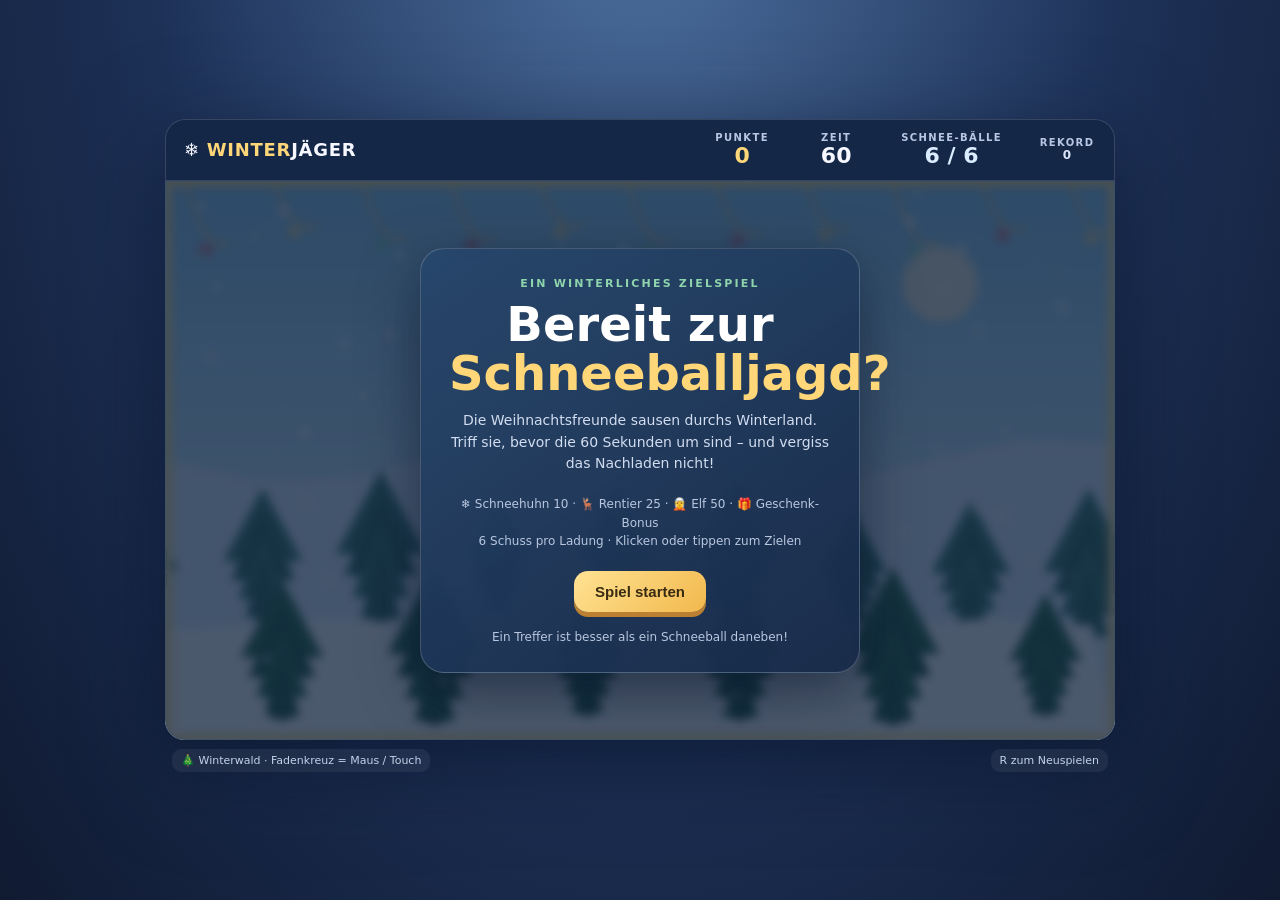
<file: winterjaeger.html>
<!doctype html>
<html lang="de">
<head>
<meta charset="utf-8">
<meta name="viewport" content="width=device-width,initial-scale=1,maximum-scale=1,user-scalable=no">
<meta name="theme-color" content="#16284b">
<title>Winterjäger – Weihnachtliche Zieljagd</title>
<style>
:root{color-scheme:dark;--gold:#ffd778;--red:#e85a66;--green:#8ed4ac;--ink:#f7f8ff;--muted:#b9c7e3}*{box-sizing:border-box}body{margin:0;min-height:100svh;display:grid;place-items:center;padding:18px;background:radial-gradient(ellipse at 50% -20%,#5074a4,#1d3157 55%,#101a31);color:var(--ink);font-family:system-ui,'Segoe UI',sans-serif}.game{width:min(100%,950px);filter:drop-shadow(0 20px 45px #07132999)}header{display:flex;align-items:center;justify-content:space-between;padding:12px 18px;background:#142747;border:1px solid #ffffff25;border-radius:20px 20px 0 0}.title{font-weight:900;letter-spacing:.04em;font-size:18px}.title span{color:var(--gold)}.hud{display:flex;gap:clamp(12px,4vw,36px);align-items:center}.stat{text-align:center;min-width:58px}.label{font-size:10px;text-transform:uppercase;letter-spacing:.14em;color:var(--muted);font-weight:800}.value{font-size:22px;font-weight:900;font-variant-numeric:tabular-nums}.score{color:var(--gold)}.ammo{color:#d9edff}.high{font-size:12px;color:#dbe4f7}canvas{display:block;width:100%;height:auto;aspect-ratio:900/530;background:#a6d7f1;touch-action:none;cursor:none;border:1px solid #ffffff25;border-top:0;border-radius:0 0 20px 20px}.stage{position:relative}button{border:0;border-radius:14px;padding:12px 21px;background:linear-gradient(135deg,#ffe393,#f2b84d);color:#392b11;font-size:15px;font-weight:900;cursor:pointer;box-shadow:0 5px 0 #bb8032;transition:transform .12s}button:hover{transform:translateY(-2px)}.overlay{position:absolute;inset:0;border-radius:0 0 20px 20px;background:#10203bbd;backdrop-filter:blur(5px);display:grid;place-items:center;padding:20px;transition:opacity .2s;z-index:3}.overlay.hidden{opacity:0;pointer-events:none}.card{width:min(100%,440px);text-align:center;padding:28px;border:1px solid #ffffff30;border-radius:24px;background:linear-gradient(145deg,#27466ceF,#182a49f2);box-shadow:0 18px 55px #06132988}.eyebrow{color:var(--green);font-size:11px;font-weight:900;letter-spacing:.2em;text-transform:uppercase}.card h1{font-size:clamp(33px,6vw,48px);line-height:1.02;margin:10px 0;color:#fff}.card h1 em{font-style:normal;color:var(--gold)}.card p{color:#d2ddf0;line-height:1.55;font-size:14px;margin:12px auto 20px}.instructions{font-size:12px!important;color:#b9c7df!important}.result{font-size:18px!important;font-weight:800;color:var(--gold)!important}.small{font-size:12px;color:#b9c7df;margin-top:18px}.footer{display:flex;justify-content:space-between;padding:9px 7px;color:#c3d3eb;font-size:11px}.pill{padding:5px 9px;border-radius:9px;background:#ffffff10}@media(max-width:560px){body{padding:8px}.title{font-size:14px}.stat{min-width:44px}.value{font-size:19px}.high{font-size:10px}.card{padding:21px}.footer{font-size:10px}}
</style>

  <style>
    .mobile-orientation-hint {
      position: fixed;
      z-index: 2147483647;
      left: 50%;
      bottom: calc(10px + env(safe-area-inset-bottom));
      display: none;
      width: max-content;
      max-width: calc(100vw - 24px);
      transform: translateX(-50%);
      padding: .55rem .8rem;
      border: 1px solid rgba(255, 255, 255, .35);
      border-radius: 999px;
      background: rgba(7, 21, 43, .92);
      color: #fff;
      font: 600 .85rem/1.3 system-ui, sans-serif;
      text-align: center;
      box-shadow: 0 4px 18px #0008;
      pointer-events: none;
    }
    @media (pointer: coarse) and (orientation: portrait) {
      .mobile-orientation-hint { display: block; }
    }
  </style>
<style>
@media (pointer: coarse) {
  body {
    position: fixed; top: 0; left: 0; right: 0; bottom: 0;
    width: auto; height: auto; min-height: 0; padding: 0; overflow: hidden;
  }
  body.mobile-portrait {
    right: auto; bottom: auto; width: 100vh; height: 100vw;
    transform-origin: top left; transform: rotate(90deg) translateY(-100%);
  }
  .game { max-height: 100%; }
  header { padding: clamp(4px, 1.2vh, 9px) clamp(8px, 1.4vw, 14px); }
  .title { font-size: clamp(12px, 3vw, 18px); white-space: nowrap; }
  .hud { gap: clamp(4px, 1.5vw, 14px); flex-wrap: nowrap; }
  .stat { min-width: clamp(31px, 5.4vw, 48px); }
  .label { font-size: clamp(7px, 1.8vh, 9px); }
  .value { font-size: clamp(14px, 4vh, 20px); }
  .high { font-size: clamp(9px, 2.6vh, 12px); }
  .stage { min-height: 0; }
  canvas { width: 100%; height: auto; }
  .footer { padding: 5px 2px; gap: 4px; font-size: clamp(8px, 1.3vh, 10px); }
  .pill { padding: 3px 5px; white-space: nowrap; }
  button { padding: 8px 16px; border-radius: 10px; font-size: 13px; box-shadow: 0 3px 0 #bb8032; }
  .mobile-orientation-hint { display: none !important; }
  .overlay { padding: 8px; }
  .card { padding: 8px; }
  .card h1 { font-size: clamp(23px, 7.4vw, 34px); line-height: 1; margin: 4px 0; }
  .card p { font-size: 11px; line-height: 1.25; margin: 4px auto 6px; }
  .instructions { font-size: 9px !important; line-height: 1.15 !important; }
  .small { display: block; margin-top: 6px; font-size: 10px; }
}
@supports (height: 100dvh) {
  @media (pointer: coarse) {
    body { height: 100dvh; }
    body.mobile-portrait { width: 100dvh; height: 100dvw; }
  }
}
</style></head>
<body>
<main class="game" aria-label="Winterjäger-Spiel">
<header><div class="title">❄ <span>WINTER</span>JÄGER</div><div class="hud"><div class="stat"><div class="label">Punkte</div><div class="value score" id="score">0</div></div><div class="stat"><div class="label">Zeit</div><div class="value" id="time">60</div></div><div class="stat"><div class="label">Schnee-Bälle</div><div class="value ammo" id="ammo">6 / 6</div></div><div class="stat high"><div class="label">Rekord</div><b id="high">0</b></div></div></header>
<div class="stage"><canvas id="c" aria-label="Spielfeld. Klicke oder tippe fliegende Winterziele an."></canvas><audio id="music" src="audio/Saltwind%20Clarion.mp3" loop preload="auto"></audio>
<div class="overlay" id="overlay"><section class="card"><div class="eyebrow" id="eyebrow">Ein winterliches Zielspiel</div><h1 id="heading">Bereit zur<br><em>Schneeballjagd?</em></h1><p id="desc">Die Weihnachtsfreunde sausen durchs Winterland. Triff sie, bevor die 60 Sekunden um sind – und vergiss das Nachladen nicht!</p><p class="instructions" id="instructions">❄ Schneehuhn 10 · 🦌 Rentier 25 · 🧝 Elf 50 · 🎁 Geschenk-Bonus<br>6 Schuss pro Ladung · Klicken oder tippen zum Zielen</p><button id="start">Spiel starten</button><div class="small">Ein Treffer ist besser als ein Schneeball daneben!</div></section></div></div>
<div class="footer"><span class="pill">🎄 Winterwald · Fadenkreuz = Maus / Touch</span><span class="pill">R zum Neuspielen</span></div></main>
<script>
(()=>{'use strict';
// Setup: responsive canvas, game state, local high score and procedural audio.
const canvas=document.querySelector('#c'),ctx=canvas.getContext('2d'),overlay=document.querySelector('#overlay'),music=document.querySelector('#music');music.volume=.32;
const $=id=>document.getElementById(id);const W=900,H=530;let dpr=1,last=0,state='ready',time=60,score=0,high=0,ammo=6,reload=0,spawn=0,targets=[],flakes=[],particles=[],pops=[],shots=[],pointer={x:W/2,y:H/2,active:false},combo=0,comboTimer=0,soundOn=true,audio;
try{high=+(localStorage.getItem('winterjaeger-high')||0)}catch{}$('high').textContent=high;
const gameElement=document.querySelector(".game"),mobilePointer=window.matchMedia("(pointer: coarse)"),portraitQuery=window.matchMedia("(orientation: portrait)");
function resize(){if(mobilePointer.matches){const viewportWidth=window.visualViewport?.width||window.innerWidth,viewportHeight=window.visualViewport?.height||window.innerHeight,layoutWidth=portraitQuery.matches?viewportHeight:viewportWidth,layoutHeight=portraitQuery.matches?viewportWidth:viewportHeight;document.body.classList.toggle("mobile-portrait",portraitQuery.matches);gameElement.style.width=String(Math.min(950,Math.max(1,layoutWidth-16)))+"px";const header=gameElement.querySelector("header"),footer=gameElement.querySelector(".footer"),availableCanvasHeight=Math.max(80,layoutHeight-header.offsetHeight-footer.offsetHeight-16),fittedWidth=Math.min(layoutWidth-16,availableCanvasHeight*(W/H));gameElement.style.width=String(Math.max(1,fittedWidth))+"px"}dpr=Math.min(2,window.devicePixelRatio||1);const width=canvas.clientWidth||canvas.getBoundingClientRect().width,height=canvas.clientHeight||width*(H/W);canvas.width=Math.round(width*dpr);canvas.height=Math.round(height*dpr);ctx.setTransform(canvas.width/W,0,0,canvas.height/H,0,0)}
window.addEventListener("resize",resize);window.visualViewport?.addEventListener("resize",resize);mobilePointer.addEventListener?.("change",resize);portraitQuery.addEventListener?.("change",resize);resize();
for(let i=0;i<105;i++)flakes.push({x:Math.random()*W,y:Math.random()*H,r:1+Math.random()*3,v:20+Math.random()*50,dr:(Math.random()-.5)*16});
function tone(freq=440,dur=.08,type='sine',vol=.04){if(!soundOn)return;try{audio??=new(window.AudioContext||window.webkitAudioContext)();if(audio.state==='suspended')audio.resume();const o=audio.createOscillator(),g=audio.createGain();o.type=type;o.frequency.value=freq;g.gain.setValueAtTime(vol,audio.currentTime);g.gain.exponentialRampToValueAtTime(.001,audio.currentTime+dur);o.connect(g).connect(audio.destination);o.start();o.stop(audio.currentTime+dur)}catch{}}
function hud(){$('score').textContent=score;$('time').textContent=Math.ceil(time);$('ammo').textContent=reload>0?'❄ laden…':`${ammo} / 6`;}
function start(){time=60;score=0;ammo=6;reload=0;spawn=.3;targets=[];particles=[];pops=[];shots=[];combo=0;comboTimer=0;state='playing';overlay.classList.add('hidden');music.play().catch(()=>{});hud();tone(660,.12,'triangle')}
function end(){state='over';music.pause();try{window.parent.postMessage({type:'advent-minigame-highscore',game:'winterJaeger',score:high},location.origin==='null'?'*':location.origin)}catch{}$('eyebrow').textContent=score>high?'Neuer Rekord!':'Jagd beendet';$('heading').innerHTML='Zeit für<br><em>heiße Schokolade!</em>';$('desc').textContent='';$('instructions').innerHTML='';$('start').textContent='Nochmal spielen';$('start').onclick=start;$('desc').innerHTML=`<p class="result">${score} Punkte${combo?` · beste Kombo ${combo}×`:''}</p><p>Dein Rekord: <b style="color:#ffd778">${high}</b></p>`;overlay.classList.remove('hidden')}
function typeFor(){const r=Math.random();if(r<.08)return'gift';if(r<.17)return'elf';if(r<.40)return'deer';return'chicken'}
function spawnTarget(){const type=typeFor(),left=Math.random()<.5,base={chicken:32,deer:26,elf:29,gift:35}[type],speed={chicken:105,deer:205,elf:145,gift:75}[type]*(1+(60-time)*.006);targets.push({type,x:left?-base:W+base,y:90+Math.random()*285,baseY:90+Math.random()*285,r:base,vx:(left?1:-1)*speed,phase:Math.random()*7,amp:8+Math.random()*35,age:0,rot:0,dead:false,fall:0})}
function hit(x,y){if(state!=='playing')return;if(reload>0)return;if(ammo<=0){reload=1.15;tone(190,.1,'sawtooth',.025);return}ammo--;shots.push({x,y,life:.16});tone(290,.07,'triangle',.035);let found=null;for(let i=targets.length-1;i>=0;i--){const t=targets[i],dx=x-t.x,dy=y-t.y;if(!t.dead&&dx*dx+dy*dy<(t.r+5)**2){found=t;break}}if(found){found.dead=true;found.fall=0;combo=comboTimer>0?combo+1:1;comboTimer=1.8;const pts={chicken:10,deer:25,elf:50,gift:0}[found.type];score+=pts+(combo>1?Math.min(pts,5*(combo-1)):0);if(found.type==='gift'){if(Math.random()<.5){time=Math.min(75,time+5);pops.push({x,y:y-15,text:'+5 sec',life:1,max:1,color:'#fff0a8'})}else{score+=35;pops.push({x,y:y-15,text:'+35',life:1,max:1,color:'#fff0a8'})}}else pops.push({x,y:y-15,text:`+${pts}${combo>1?' COMBO!':''}`,life:1,max:1,color:'#fff0a8'});for(let j=0;j<18;j++){const a=Math.random()*Math.PI*2,s=30+Math.random()*150;particles.push({x,y,vx:Math.cos(a)*s,vy:Math.sin(a)*s-35,life:.65+Math.random()*.35,max:1,r:2+Math.random()*4,color:Math.random()<.5?'#fff':'#c8edff'})}tone(found.type==='gift'?900:740,.18,'sine');if(score>high){high=score;try{localStorage.setItem('winterjaeger-high',high)}catch{}$('high').textContent=high}}else comboTimer=0;hud()}
// Update: targets, falling hit reactions, snowfall and effects.
function update(dt){for(const f of flakes){f.y+=f.v*dt;f.x+=f.dr*dt;if(f.y>H+5){f.y=-5;f.x=Math.random()*W}if(f.x>W)f.x=0;if(f.x<0)f.x=W}if(state!=='playing')return;time-=dt;if(time<=0){time=0;hud();end();return}if(reload>0){reload-=dt;if(reload<=0)ammo=6}comboTimer=Math.max(0,comboTimer-dt);if(!comboTimer)combo=0;spawn-=dt;if(spawn<=0){spawnTarget();spawn=Math.max(.34,.88-(60-time)*.006)+Math.random()*.3}for(const t of targets){t.age+=dt;if(t.dead){t.fall+=dt;t.y+=220*dt;t.vx*=Math.max(0,1-dt*1.2);t.rot+=dt*3}else{t.x+=t.vx*dt;t.y=t.baseY+Math.sin(t.age*({chicken:2.3,deer:3.4,elf:2.7,gift:1.7}[t.type])+t.phase)*t.amp;t.rot=Math.sin(t.age*3+t.phase)*.08}}targets=targets.filter(t=>t.x>-100&&t.x<W+100&&(!t.dead||t.y<H+100));for(const p of particles){p.x+=p.vx*dt;p.y+=p.vy*dt;p.vy+=160*dt;p.life-=dt}particles=particles.filter(p=>p.life>0);for(const p of pops){p.y-=30*dt;p.life-=dt}pops=pops.filter(p=>p.life>0);for(const s of shots)s.life-=dt;shots=shots.filter(s=>s.life>0);hud()}
// Render background, forest, procedural vector sprites, reticle and HUD effects.
function tree(x,y,s,front=false){ctx.save();ctx.translate(x,y);ctx.scale(s,s);ctx.fillStyle=front?'#164436':'#24564c';ctx.fillRect(-7,0,14,36);for(let i=0;i<4;i++){ctx.fillStyle=front?(i%2?'#1b5842':'#23674b'):(i%2?'#28675b':'#32776a');ctx.beginPath();ctx.moveTo(0,-105+i*24);ctx.lineTo(-42+i*8,-27+i*20);ctx.lineTo(42-i*8,-27+i*20);ctx.closePath();ctx.fill()}ctx.restore()}
function background(t){let g=ctx.createLinearGradient(0,0,0,H);g.addColorStop(0,'#83c5ec');g.addColorStop(.55,'#c2e6f6');g.addColorStop(1,'#eef8fc');ctx.fillStyle=g;ctx.fillRect(0,0,W,H);ctx.fillStyle='#fff4d0';ctx.globalAlpha=.75;ctx.beginPath();ctx.arc(735,98,36,0,Math.PI*2);ctx.fill();ctx.globalAlpha=1;for(let i=0;i<12;i++){const x=i*84+18,y=45+Math.sin(i*4+t*.7)*9;ctx.strokeStyle='#f9d36b';ctx.lineWidth=2;ctx.beginPath();ctx.moveTo(x,0);ctx.quadraticCurveTo(x+20,y+20,x+43,y+4);ctx.stroke();ctx.fillStyle=['#e75d67','#ffe484','#80daaa'][i%3];ctx.shadowColor=ctx.fillStyle;ctx.shadowBlur=10;ctx.beginPath();ctx.arc(x+20,y+12,4,0,Math.PI*2);ctx.fill();ctx.shadowBlur=0}ctx.fillStyle='#d8edfa';ctx.beginPath();ctx.moveTo(0,300);for(let x=0;x<=W;x+=90)ctx.lineTo(x,266+Math.sin(x*.013)*22);ctx.lineTo(W,H);ctx.lineTo(0,H);ctx.fill();for(let i=0;i<11;i++)tree(i*112-20,390+Math.sin(i*12)*9,.76+(i%3)*.13);ctx.fillStyle='#f8fdff';ctx.beginPath();ctx.moveTo(0,433);for(let x=0;x<=W;x+=55)ctx.lineTo(x,421+Math.sin(x*.02+t)*5);ctx.lineTo(W,H);ctx.lineTo(0,H);ctx.fill();for(let i=0;i<8;i++)tree(i*145-35,478,.82+(i%3)*.12,true);}
function drawChicken(t){ctx.fillStyle='#fffdf2';ctx.beginPath();ctx.ellipse(0,0,26,19,0,0,Math.PI*2);ctx.fill();ctx.fillStyle='#f4dfc3';ctx.beginPath();ctx.ellipse(-23,4,8,5,-.2,0,Math.PI*2);ctx.fill();ctx.fillStyle='#e9b22c';ctx.beginPath();ctx.moveTo(23,-2);ctx.lineTo(35,2);ctx.lineTo(23,6);ctx.fill();ctx.fillStyle='#253950';ctx.beginPath();ctx.arc(12,-7,2.4,0,Math.PI*2);ctx.fill();ctx.fillStyle='#d94d55';ctx.beginPath();ctx.moveTo(-3,-16);ctx.lineTo(7,-36);ctx.lineTo(22,-17);ctx.closePath();ctx.fill();ctx.fillStyle='#fff';ctx.beginPath();ctx.arc(7,-31,4,0,Math.PI*2);ctx.fill();ctx.beginPath();ctx.ellipse(12,-16,14,3,0,Math.PI,Math.PI*2);ctx.fill();ctx.strokeStyle='#ddd5c7';ctx.lineWidth=2;ctx.beginPath();ctx.moveTo(18,7);ctx.lineTo(21,14);ctx.moveTo(22,7);ctx.lineTo(25,14);ctx.stroke()}
function drawDeer(t){ctx.strokeStyle='#8a5938';ctx.lineWidth=3;ctx.lineCap='round';ctx.beginPath();ctx.moveTo(-4,-7);ctx.lineTo(-12,-22);ctx.lineTo(-10,-32);ctx.moveTo(-12,-22);ctx.lineTo(-20,-27);ctx.moveTo(3,-7);ctx.lineTo(9,-23);ctx.lineTo(17,-30);ctx.moveTo(9,-23);ctx.lineTo(3,-31);ctx.stroke();ctx.fillStyle='#986544';ctx.beginPath();ctx.ellipse(-1,0,23,12,-.1,0,Math.PI*2);ctx.fill();ctx.beginPath();ctx.ellipse(19,-10,13,9,-.4,0,Math.PI*2);ctx.fill();ctx.fillStyle='#ea6066';ctx.beginPath();ctx.arc(30,-7,4.2,0,Math.PI*2);ctx.fill();ctx.fillStyle='#26384a';ctx.beginPath();ctx.arc(18,-14,2,0,Math.PI*2);ctx.fill();ctx.fillStyle='#e5bd62';ctx.beginPath();ctx.arc(0,9,4,0,Math.PI*2);ctx.fill();ctx.strokeStyle='#71482e';ctx.lineWidth=3;ctx.beginPath();ctx.moveTo(-14,7);ctx.lineTo(-17,16);ctx.moveTo(8,7);ctx.lineTo(5,16);ctx.stroke();ctx.fillStyle='#d94d55';ctx.fillRect(-12,-6,21,5);ctx.fillStyle='#ffe389';ctx.fillRect(2,-6,5,5)}
function drawElf(t){ctx.fillStyle='#4ba874';ctx.beginPath();ctx.ellipse(0,1,15,19,0,0,Math.PI*2);ctx.fill();ctx.fillStyle='#f5c5a3';ctx.beginPath();ctx.arc(0,-17,11,0,Math.PI*2);ctx.fill();ctx.fillStyle='#bd4653';ctx.beginPath();ctx.moveTo(-10,-23);ctx.lineTo(10,-23);ctx.lineTo(6,-40);ctx.lineTo(-16,-30);ctx.closePath();ctx.fill();ctx.fillStyle='#ffe17c';ctx.beginPath();ctx.arc(-15,-30,3,0,Math.PI*2);ctx.fill();ctx.fillStyle='#28404d';ctx.beginPath();ctx.arc(-3,-18,1.5,0,Math.PI*2);ctx.arc(4,-18,1.5,0,Math.PI*2);ctx.fill();ctx.strokeStyle='#fff0df';ctx.lineWidth=2;ctx.beginPath();ctx.moveTo(-12,-2);ctx.lineTo(-23,8+Math.sin(t*8)*3);ctx.moveTo(12,-2);ctx.lineTo(22,7-Math.sin(t*8)*3);ctx.stroke();ctx.fillStyle='#efca60';ctx.beginPath();ctx.arc(0,8,3,0,Math.PI*2);ctx.fill()}
function drawGift(t){ctx.fillStyle='#ce4255';ctx.fillRect(-17,-15,34,29);ctx.fillStyle='#f3d16b';ctx.fillRect(-4,-15,8,29);ctx.fillRect(-17,-4,34,7);ctx.strokeStyle='#ffe48a';ctx.lineWidth=3;ctx.beginPath();ctx.ellipse(-5,-18,7,5,-.5,0,Math.PI*2);ctx.ellipse(5,-18,7,5,.5,0,Math.PI*2);ctx.stroke();ctx.fillStyle='#fff';ctx.beginPath();ctx.arc(-10,-8,2,0,Math.PI*2);ctx.arc(10,8,2,0,Math.PI*2);ctx.fill()}
function drawTarget(o){ctx.save();ctx.translate(o.x,o.y);ctx.rotate(o.rot);if(o.dead)ctx.globalAlpha=Math.max(0,1-o.fall*.65);if(o.type==='chicken')drawChicken(o.age);else if(o.type==='deer')drawDeer(o.age);else if(o.type==='elf')drawElf(o.age);else drawGift(o.age);ctx.restore()}
function render(now){const t=now/1000;ctx.clearRect(0,0,W,H);background(t);for(const f of flakes){ctx.globalAlpha=.35+f.r*.16;ctx.fillStyle='#fff';ctx.beginPath();ctx.arc(f.x,f.y,f.r,0,Math.PI*2);ctx.fill()}ctx.globalAlpha=1;for(const o of targets)drawTarget(o);for(const p of particles){ctx.globalAlpha=Math.max(0,p.life/p.max);ctx.fillStyle=p.color;ctx.beginPath();ctx.arc(p.x,p.y,p.r,0,Math.PI*2);ctx.fill()}ctx.globalAlpha=1;for(const p of pops){ctx.globalAlpha=Math.min(1,p.life*2);ctx.fillStyle=p.color;ctx.font='900 18px system-ui';ctx.textAlign='center';ctx.fillText(p.text,p.x,p.y)}ctx.globalAlpha=1;for(const s of shots){ctx.globalAlpha=s.life/.16;ctx.strokeStyle='#fff';ctx.lineWidth=4;ctx.beginPath();ctx.arc(s.x,s.y,13,0,Math.PI*2);ctx.stroke()}if(pointer.active){ctx.save();ctx.translate(pointer.x,pointer.y);ctx.strokeStyle='#fff';ctx.lineWidth=7;ctx.beginPath();ctx.arc(0,0,19,0,Math.PI*2);ctx.stroke();ctx.strokeStyle='#e64e58';ctx.lineWidth=4;ctx.beginPath();ctx.arc(0,0,19,Math.PI*.06,Math.PI*.94);ctx.stroke();ctx.beginPath();ctx.arc(0,0,19,Math.PI*1.06,Math.PI*1.94);ctx.stroke();ctx.strokeStyle='#fff';ctx.lineWidth=2;ctx.beginPath();ctx.moveTo(-29,0);ctx.lineTo(-10,0);ctx.moveTo(10,0);ctx.lineTo(29,0);ctx.moveTo(0,-29);ctx.lineTo(0,-10);ctx.moveTo(0,10);ctx.lineTo(0,29);ctx.stroke();ctx.fillStyle='#f4d267';ctx.beginPath();ctx.arc(0,0,3,0,Math.PI*2);ctx.fill();ctx.restore()}ctx.strokeStyle='#f7df8d';ctx.lineWidth=5;ctx.strokeRect(3,3,W-6,H-6)}
// Input: normalized mouse/touch coordinates, click-to-fire and keyboard restart.
function pos(e){const r=canvas.getBoundingClientRect();if(mobilePointer.matches&&portraitQuery.matches){pointer.x=(e.clientY-r.top)/r.height*W;pointer.y=(r.right-e.clientX)/r.width*H}else{pointer.x=(e.clientX-r.left)/r.width*W;pointer.y=(e.clientY-r.top)/r.height*H}pointer.active=true}canvas.addEventListener('pointermove',pos);canvas.addEventListener('pointerdown',e=>{e.preventDefault();pos(e);if(state==='ready'){start();hit(pointer.x,pointer.y)}else hit(pointer.x,pointer.y)});canvas.addEventListener('pointerleave',()=>pointer.active=false);$('start').addEventListener('click',start);window.addEventListener('keydown',e=>{if(e.key.toLowerCase()==='r'&&state==='over')start()});
function frame(ts){const dt=Math.min(.04,(ts-last)/1000||0);last=ts;update(dt);render(ts);requestAnimationFrame(frame)}requestAnimationFrame(frame);hud();
})();
</script>

  <p class="mobile-orientation-hint" role="note">Für mehr Platz: Smartphone ins Querformat drehen.</p>
  <script>
    (() => {
      if (!window.matchMedia("(pointer: coarse)").matches) return;
      document.addEventListener("pointerdown", () => {
        try {
          const orientationRequest = screen.orientation?.lock?.("landscape");
          orientationRequest?.catch?.(() => {});
        } catch (_) {}
      }, { once: true, capture: true });
    })();
  </script>
</body>
</html>
</file>
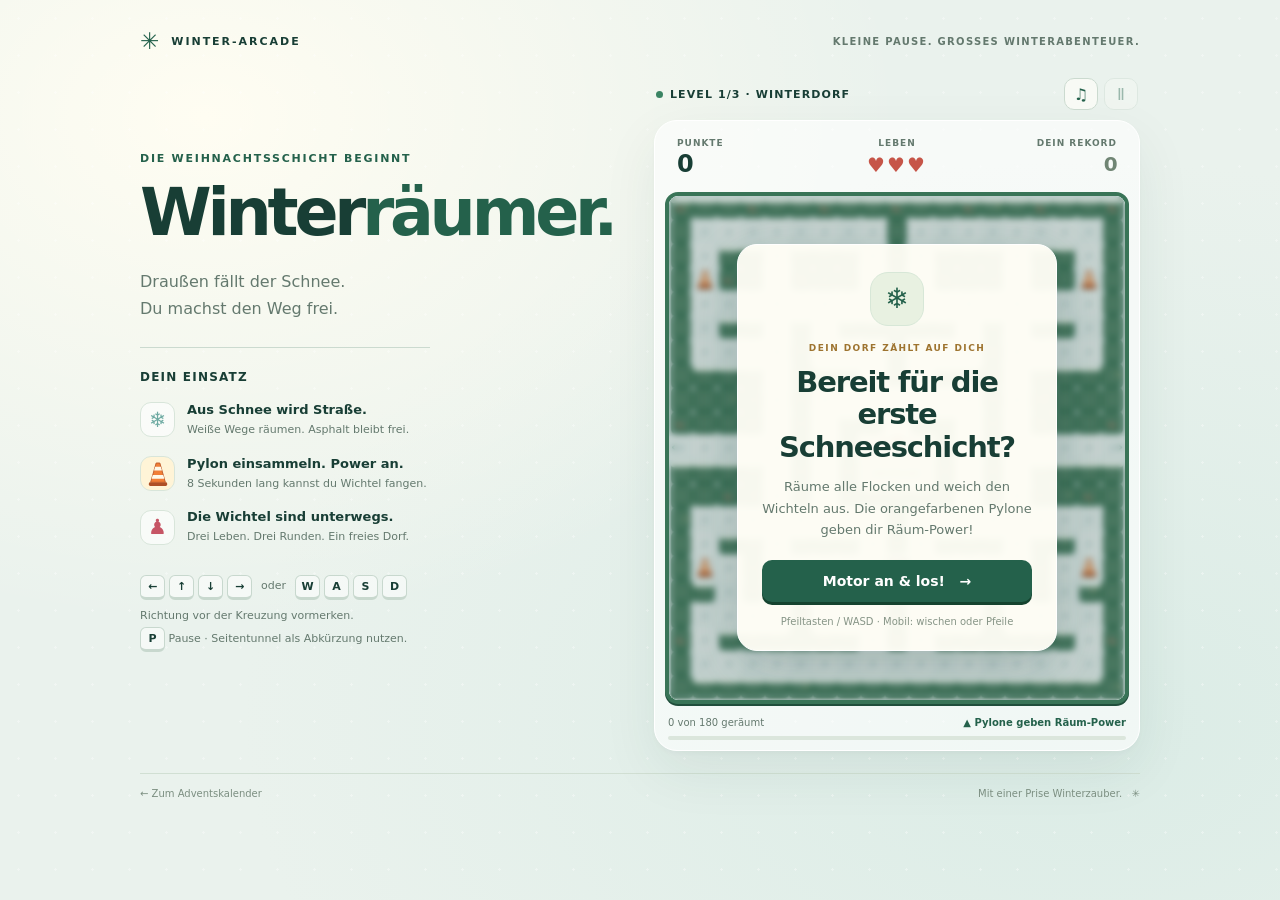
<file: winterraeumer.html>
<!doctype html>
<html lang="de">
<head>
<meta charset="utf-8">
<meta name="viewport" content="width=device-width, initial-scale=1, viewport-fit=cover">
<meta name="theme-color" content="#eaf2ed">
<meta name="description" content="Ein kleines Winter-Arcade-Spiel: Räume verschneite Wege, sammle Pylone und entkomme den frechen Winterwichteln.">
<title>Winterräumer · Winter-Arcade</title>
<style>
:root {color-scheme:light; --ink:#183e35; --muted:#64796e; --pine:#24614b; --mint:#dcebe0; --paper:#f8faf5; --gold:#e9af46; --red:#c65548}
* {box-sizing:border-box}
body {margin:0; min-height:100svh; color:var(--ink); font-family:ui-rounded,"Avenir Next",Avenir,system-ui,sans-serif; background:radial-gradient(ellipse at 16% 13%,#fffdf2 0,transparent 46%),radial-gradient(ellipse at 85% 80%,#dbece6 0,transparent 55%),#eaf2ed}
body::before {content:"";position:fixed;inset:0;pointer-events:none;opacity:.35;background-image:radial-gradient(#fff 1.4px,transparent 1.4px);background-size:37px 37px}
button {font:inherit; cursor:pointer; -webkit-tap-highlight-color:transparent; touch-action:manipulation}
button:disabled {opacity:.4;cursor:default}
button:focus-visible,a:focus-visible,canvas:focus-visible {outline:3px solid #d49029;outline-offset:5px}
[hidden] {display:none!important}
.shell {position:relative;width:min(100% - 64px,1000px);margin:0 auto;padding:28px 0 18px}
.topline {display:flex;align-items:center;justify-content:space-between;padding-bottom:24px;font-size:11px;font-weight:800;letter-spacing:.18em}
.brand {display:flex;align-items:center;gap:10px}.brand-mark {font-size:23px;color:var(--pine)}
.edition {color:var(--muted);font-size:10px;letter-spacing:.13em}
.layout {display:grid;grid-template-columns:minmax(230px,1fr) minmax(0,486px);gap:68px;align-items:center}
.intro {padding-bottom:24px}.eyebrow {margin:0 0 15px;color:var(--pine);font-size:11px;letter-spacing:.16em;text-transform:uppercase;font-weight:800}
h1 {font-size:clamp(44px,5.2vw,65px);letter-spacing:-.065em;line-height:1.02;margin:0 0 21px;font-weight:850}h1 span {color:var(--pine)}
.subtitle {font-size:16px;line-height:1.7;max-width:300px;color:var(--muted);margin:0 0 25px}
.mission {border-top:1px solid #cbdacf;padding-top:22px;max-width:290px}.mission h2 {font-size:12px;letter-spacing:.1em;text-transform:uppercase;margin:0 0 17px}
.legend {list-style:none;padding:0;margin:0;display:grid;gap:16px}.legend li {display:flex;align-items:center;gap:12px;font-size:13px;line-height:1.45}.legend-icon {flex:0 0 35px;height:35px;display:grid;place-items:center;border-radius:11px;background:#fff9;border:1px solid #d8e5da;font-size:21px;color:#6eaaa2}.legend-icon.cone {color:#c18b27;background:#fff4d7}.legend-icon.enemy {color:#c65565}.legend strong {display:block;font-size:13px}.legend small {font-size:11px;color:var(--muted)}
.keyboard {margin-top:29px;font-size:11px;color:var(--muted);line-height:2}.keys {display:flex;gap:4px;margin-bottom:5px}kbd {display:inline-grid;place-items:center;min-width:25px;height:25px;border:1px solid #c8d8ce;border-bottom-width:3px;border-radius:6px;background:#ffffff80;font:600 11px system-ui;color:var(--ink)}
.play-column {min-width:0}.game-top {display:flex;align-items:center;justify-content:space-between;margin:0 2px 10px}.round {font-size:11px;font-weight:800;letter-spacing:.1em;text-transform:uppercase}.round i {display:inline-block;background:#3a8463;width:7px;height:7px;border-radius:50%;margin-right:7px}.tools {display:flex;gap:6px}.tool {display:grid;place-items:center;width:34px;height:32px;border:1px solid #cbdacf;border-radius:10px;background:#f8faf5;color:var(--pine);font-size:16px}.tool:hover {background:#fff}
.machine {padding:10px;border:1px solid #fff;border-radius:23px;background:#fff9;box-shadow:0 20px 55px #20483713,0 3px 7px #20483708}
.hud {display:grid;grid-template-columns:1fr 1fr 1fr;padding:7px 12px 13px;gap:8px}.stat {display:grid;gap:3px}.stat.center {text-align:center}.stat.right {text-align:right}.stat-label {font-size:9px;letter-spacing:.11em;font-weight:800;text-transform:uppercase;color:var(--muted)}.stat-value {font-size:24px;line-height:1.15;font-weight:800;font-variant-numeric:tabular-nums;letter-spacing:-.035em}.stat-value.best {font-size:20px;color:#708574}.hearts {color:var(--red);letter-spacing:2px;font-size:20px}.lost {opacity:.2}
.board {position:relative;isolation:isolate;border:4px solid #366a54;border-radius:13px;overflow:hidden;background:#dcebea;box-shadow:0 2px 0 #204e3b;touch-action:none}#game {display:block;width:100%;height:auto;aspect-ratio:19/21;touch-action:none;outline-offset:-4px}
.overlay {position:absolute;inset:0;z-index:3;display:grid;place-items:safe center;overflow-y:auto;padding:18px;background:#183c3333;backdrop-filter:blur(3px)}
.card {width:100%;max-width:320px;padding:27px 24px 23px;border:1px solid #fff;border-radius:20px;background:#fffef6f5;box-shadow:0 15px 50px #113c3430;text-align:center}.card-icon {display:grid;place-items:center;margin:0 auto 15px;width:54px;height:54px;border:1px solid #d7e7d7;border-radius:18px;background:#e8f1e1;font-size:28px;color:var(--pine)}.card .eyebrow {font-size:9px;margin:0 0 10px;color:#9e7430}.card h2 {font-size:29px;line-height:1.12;letter-spacing:-.04em;margin:0 0 13px}.card p {font-size:13px;line-height:1.65;color:var(--muted);margin:0 0 20px}.primary {width:100%;padding:13px 12px;border:0;border-radius:10px;background:var(--pine);color:#fff;font-weight:750;font-size:14px;box-shadow:0 3px 0 #15432f}.primary:hover {background:#347659}.primary:active {transform:translateY(1px);box-shadow:0 2px 0 #15432f}.secondary {display:block;margin:15px auto 0;padding:3px;border:0;background:transparent;color:var(--muted);font-size:11px;text-decoration:underline;text-underline-offset:3px}.card-foot {display:block;margin-top:14px;font-size:10px;color:#879587}.result {font-size:38px!important;color:var(--pine)!important;font-weight:850;letter-spacing:-.04em;margin-bottom:10px!important}
.countdown {position:absolute;z-index:2;left:50%;top:56%;transform:translate(-50%,-50%);background:#fffdefed;box-shadow:0 6px 24px #25473922;border:1px solid #fff;padding:12px 23px;border-radius:12px;text-align:center;pointer-events:none;white-space:nowrap;font-weight:800;font-size:19px}.countdown small {display:block;font-size:10px;font-weight:600;letter-spacing:.03em;color:var(--muted);margin-top:4px}
.below {display:flex;justify-content:space-between;align-items:center;padding:13px 3px 5px;font-size:10px;color:var(--muted);gap:8px}.below strong {font-weight:750;color:var(--pine)}.meter {height:4px;border-radius:5px;overflow:hidden;background:#dbe6dc;margin:3px 3px 0}.meter span {display:block;width:0;height:100%;background:#3f9270;transition:width .15s linear}.power-bar {position:absolute;inset:0 0 auto;height:4px;background:#efd16d;z-index:1;transform:scaleX(0);transform-origin:left}.toast {position:absolute;z-index:2;top:15px;left:50%;transform:translateX(-50%);padding:7px 13px;max-width:90%;text-align:center;background:#184836ec;color:#fff8d7;border-radius:9px;font-size:11px;font-weight:700;pointer-events:none}
.mobile-controls {display:none;grid-template-columns:repeat(3,52px);grid-template-rows:repeat(2,42px);gap:5px;justify-content:center;margin-top:12px}.mobile-controls button {border:1px solid #c7dacf;border-bottom:3px solid #b7cdbd;border-radius:11px;background:#f9fcf7;color:var(--pine);font-size:19px;touch-action:none}.mobile-controls button:active {background:#d1e6d7;transform:translateY(1px)}[data-dir="up"] {grid-column:2}[data-dir="left"] {grid-column:1;grid-row:2}[data-dir="down"] {grid-column:2;grid-row:2}[data-dir="right"] {grid-column:3;grid-row:2}
.footer {display:flex;justify-content:space-between;margin-top:22px;padding-top:14px;border-top:1px solid #d1dfd3;color:#7b8e80;font-size:10px}.footer a {color:inherit;text-decoration:none}.footer a:hover {color:var(--pine)}
.portrait-gate {display:none}
.portrait-gate-card {width:min(100%,360px);padding:32px 24px;border:1px solid #fff;border-radius:22px;background:#fffef6f5;box-shadow:0 15px 50px #113c3430;text-align:center}
.portrait-gate-icon {font-size:42px;line-height:1;margin-bottom:18px;transform:rotate(90deg);color:var(--pine)}
.portrait-gate h2 {font-size:25px;line-height:1.15;letter-spacing:-.04em;margin:0 0 10px}
.portrait-gate p {font-size:14px;line-height:1.6;color:var(--muted);margin:0}
.sr-only {position:absolute;width:1px;height:1px;padding:0;margin:-1px;overflow:hidden;clip:rect(0,0,0,0);white-space:nowrap;border:0}
@media (max-width:800px) {.shell{width:min(100% - 32px,750px)}.layout{gap:28px;grid-template-columns:minmax(190px,1fr) minmax(0,440px)}h1{font-size:45px}.subtitle{font-size:14px}.legend small{font-size:10px}.edition{display:none}}
@media (min-width:621px) and (max-width:1050px) {h1 span{display:block}.keys{flex-wrap:wrap}}
@media (max-width:620px) {.shell{width:min(100% - 24px,420px);padding-top:12px}.topline{padding-bottom:13px;font-size:9px}.brand-mark{font-size:18px}.layout{display:block}.intro{padding:0}.eyebrow,.mission,.keyboard{display:none}h1{font-size:35px;letter-spacing:-.055em;margin-bottom:5px}h1 br{display:none}.subtitle{font-size:12px;line-height:1.5;max-width:none;margin:0 0 15px}.play-column{width:min(100%,calc((100svh - 285px)*19/21));min-width:248px;margin:auto}.game-top{margin-bottom:7px}.round{font-size:9px}.tool{width:32px;height:29px}.machine{padding:7px;border-radius:18px}.hud{padding:5px 7px 10px}.stat-value{font-size:21px}.stat-value.best{font-size:18px}.stat-label{font-size:8px}.hearts{font-size:18px}.board{border-width:3px;border-radius:10px}.card{padding:18px 17px}.card-icon{width:43px;height:43px;font-size:23px;margin-bottom:11px}.card .eyebrow{display:block;font-size:8px}.card h2{font-size:24px;margin-bottom:9px}.card p{font-size:11px;margin-bottom:16px}.primary{font-size:12px;padding:11px}.card-foot{font-size:9px;margin-top:11px}.mobile-controls{display:grid}.below{font-size:9px;padding-top:10px}.footer{margin-top:14px;padding-top:10px;font-size:9px}.footer span{max-width:180px;text-align:right}}
@media (pointer:coarse) and (min-width:621px) {.mobile-controls{display:grid}}
@media (max-width:380px) {.play-column{width:100%;min-width:0}.overlay{padding:10px}.card{padding:15px 13px}.card-icon,.card .eyebrow,.card-foot{display:none}.card h2{font-size:21px}.card p{line-height:1.45;margin-bottom:12px}.card .result{font-size:27px!important}.secondary{margin-top:12px}.below{font-size:8px}}
@media (pointer:coarse) and (orientation:landscape) {
  body {overflow:hidden}
  .portrait-gate {position:fixed;z-index:20;inset:0;display:grid;place-items:center;padding:24px;background:radial-gradient(ellipse at 16% 13%,#fffdf2 0,transparent 46%),radial-gradient(ellipse at 85% 80%,#dbece6 0,transparent 55%),#eaf2ed;color:var(--ink)}
}
@media (prefers-reduced-motion:reduce) {*{scroll-behavior:auto!important;transition:none!important}}
</style>
</head>
<body>
<main class="shell">
  <header class="topline"><div class="brand"><span class="brand-mark" aria-hidden="true">✳</span> WINTER-ARCADE</div><span class="edition">KLEINE PAUSE. GROSSES WINTERABENTEUER.</span></header>
  <div class="layout">
    <aside class="intro">
      <p class="eyebrow">Die Weihnachtsschicht beginnt</p>
      <h1>Winter<span>räumer.</span></h1>
      <p class="subtitle">Draußen fällt der Schnee.<br>Du machst den Weg frei.</p>
      <section class="mission" aria-label="Spielregeln"><h2>Dein Einsatz</h2><ul class="legend">
        <li><span class="legend-icon" aria-hidden="true">❄</span><div><strong>Aus Schnee wird Straße.</strong><small>Weiße Wege räumen. Asphalt bleibt frei.</small></div></li>
        <li><span class="legend-icon cone" aria-hidden="true"><svg width="22" height="26" viewBox="0 0 24 28"><rect x="2" y="23" width="20" height="4" rx="1.5" fill="#ae4f26"/><path d="M10 2h4l6 21H4Z" fill="#f17e36" stroke="#bd5829"/><path d="M8.9 6h6.2l1.2 4.2H7.7ZM6.3 15h11.4l1.2 4.2H5.1Z" fill="#fff9e9"/></svg></span><div><strong>Pylon einsammeln. Power an.</strong><small>8 Sekunden lang kannst du Wichtel fangen.</small></div></li>
        <li><span class="legend-icon enemy" aria-hidden="true">♟</span><div><strong>Die Wichtel sind unterwegs.</strong><small>Drei Leben. Drei Runden. Ein freies Dorf.</small></div></li>
      </ul></section>
      <div class="keyboard"><div class="keys"><kbd>←</kbd><kbd>↑</kbd><kbd>↓</kbd><kbd>→</kbd><span style="padding:0 5px">oder</span><kbd>W</kbd><kbd>A</kbd><kbd>S</kbd><kbd>D</kbd></div>Richtung vor der Kreuzung vormerken.<br><kbd>P</kbd> Pause · Seitentunnel als Abkürzung nutzen.</div>
    </aside>
    <section class="play-column" aria-label="Winterräumer-Spiel">
      <div class="game-top"><span class="round" id="round"><i></i>Runde 1 von 3</span><div class="tools"><button class="tool" id="sound" type="button" aria-label="Ton ausschalten" aria-pressed="true" title="Ton ausschalten">♫</button><button class="tool" id="pause" type="button" aria-label="Spiel pausieren" title="Pause (P)" disabled>Ⅱ</button></div></div>
      <div class="machine">
        <div class="hud"><div class="stat"><span class="stat-label">Punkte</span><span class="stat-value" id="score">0</span></div><div class="stat center"><span class="stat-label">Leben</span><span class="hearts" id="lives" aria-label="3 Leben">♥♥♥</span></div><div class="stat right"><span class="stat-label">Dein Rekord</span><span class="stat-value best" id="best">0</span></div></div>
        <div class="board" id="board">
          <canvas id="game" width="570" height="630" tabindex="0" aria-label="Winterräumer: Pfeiltasten oder WASD zum Fahren, P für Pause. Auf Touchscreens wischen oder die Richtungstasten benutzen.">Für dieses Spiel brauchst du einen Browser mit Canvas-Unterstützung.</canvas>
          <div class="power-bar" id="power-bar"></div><div class="toast" id="toast" hidden></div>
          <div class="countdown" id="countdown" hidden></div>
          <div class="overlay" id="overlay"><div class="card">
            <div class="card-icon" id="card-icon" aria-hidden="true">❄</div><p class="eyebrow" id="card-kicker">Dein Dorf zählt auf dich</p>
            <h2 id="card-title">Bereit für die<br>erste Schneeschicht?</h2><p id="card-text">Räume alle Flocken und weich den Wichteln aus. Die orangefarbenen Pylone geben dir Räum-Power!</p>
            <p class="result" id="result" hidden></p><button class="primary" id="start" type="button">Motor an & los! &nbsp; →</button><button class="secondary" id="restart" type="button" hidden>Neue Partie starten</button><span class="card-foot" id="card-foot">Pfeiltasten / WASD · Mobil: wischen oder Pfeile</span>
          </div></div>
        </div>
        <div class="below"><span id="progress-text">0 von 180 geräumt</span><strong id="power-text">▲ Pylone geben Räum-Power</strong></div><div class="meter" role="progressbar" aria-label="Geräumte Wege" aria-valuemin="0" aria-valuemax="100" aria-valuenow="0" id="progress"><span id="progress-fill"></span></div>
      </div>
      <div class="mobile-controls" aria-label="Richtung wählen"><button data-dir="up" type="button" aria-label="Nach oben">↑</button><button data-dir="left" type="button" aria-label="Nach links">←</button><button data-dir="down" type="button" aria-label="Nach unten">↓</button><button data-dir="right" type="button" aria-label="Nach rechts">→</button></div>
    </section>
  </div>
  <footer class="footer"><a href="index.html">← Zum Adventskalender</a><span>Mit einer Prise Winterzauber. &nbsp; ✳</span></footer>
  <p class="sr-only" role="status" aria-live="polite" id="announcement"></p>
  <noscript>Bitte aktiviere JavaScript, um den Winterräumer zu spielen.</noscript>
</main>
<div class="portrait-gate" role="status" aria-live="polite">
  <div class="portrait-gate-card"><div class="portrait-gate-icon" aria-hidden="true">▯</div><h2>Bitte dreh dein Gerät.</h2><p>Der Winterräumer läuft auf mobilen Geräten nur im Hochformat.</p></div>
</div>
<audio id="winter-music" src="audio/Der%20Schneepflug-Cowboy.mp3" preload="auto" loop></audio>

<script id="winter-engine">
/* Pure simulation; the renderer and the tests use these same rules. */
const WINTER_MAP = [
  '###################',
  '#........#........#',
  '#.##.###.#.###.##.#',
  '#o##.###.#.###.##o#',
  '#.................#',
  '#.##.#.#####.#.##.#',
  '#....#...#...#....#',
  '####.###.#.###.####',
  '####.#.......#.####',
  '####.#.##.##.#.####',
  '.....#.#   #.#.....',
  '####.#.#   #.#.####',
  '####.#.#####.#.####',
  '#........#........#',
  '#.##.###.#.###.##.#',
  '#o.#.....S.....#.o#',
  '##.#.#.#####.#.#.##',
  '#....#...#...#....#',
  '#.######.#.######.#',
  '#.................#',
  '###################'
];
const WINTER_LEVELS = [
  {
    name: 'Winterdorf', ghostSpeed: 4.35, frightenedSpeed: 3.1,
    palette: {"edge": "#397457", "face": "#528368", "shadow": "#bdd0c5"},
    map: WINTER_MAP
  },
  {
    name: 'Frostviertel', ghostSpeed: 4.75, frightenedSpeed: 3.25,
    palette: {"edge": "#3c617b", "face": "#64869e", "shadow": "#bdd1de"},
    map: [
      '###################',
      '#.................#',
      '#.###.###.###.###.#',
      '#o....#.....#....o#',
      '#.##.##.#.#.##.##.#',
      '#.................#',
      '####.###.#.###.####',
      '####.###.#.###.####',
      '####.#.......#.####',
      '####.#.##.##.#.####',
      '.....#.#   #.#.....',
      '####.#.#   #.#.####',
      '####.#.#####.#.####',
      '#.................#',
      '#.##.###.#.###.##.#',
      '#o.#.....S.....#.o#',
      '##.#.##.###.##.#.##',
      '#....#.......#....#',
      '#.##.#.#####.#.##.#',
      '#.................#',
      '###################'
    ]
  },
  {
    name: 'Nordring', ghostSpeed: 5.15, frightenedSpeed: 3.4,
    palette: {"edge": "#694f6c", "face": "#92758f", "shadow": "#d3c3d1"},
    map: [
      '###################',
      '#........#........#',
      '#.###.##.#.##.###.#',
      '#o..#....#....#..o#',
      '###.#.##.#.##.#.###',
      '#.................#',
      '#.##.###.#.###.##.#',
      '#.##.###.#.###.##.#',
      '#....#.......#....#',
      '#.##.#.##.##.#.##.#',
      '.....#.#   #.#.....',
      '#.##.#.#   #.#.##.#',
      '#.##.#.#####.#.##.#',
      '#....#.......#....#',
      '#.##.#.#.#.#.#.##.#',
      '#o.......S.......o#',
      '###.###.###.###.###',
      '#.....#.....#.....#',
      '#.###.#.#.#.#.###.#',
      '#.................#',
      '###################'
    ]
  }
];
const WINTER_DIRS = {
  up: {x: 0, y: -1}, left: {x: -1, y: 0},
  down: {x: 0, y: 1}, right: {x: 1, y: 0}
};
const WINTER_REVERSE = {up: 'down', down: 'up', left: 'right', right: 'left'};
class WinterGame {
  constructor(random = Math.random) {
    this.random = random;
    this.width = 19; this.height = 21; this.events = [];
    this.start(); this.state = 'ready'; this.events = [];
  }
  start() {
    this.score = 0; this.lives = 3; this.round = 1; this.elapsed = 0;
    this.events = []; this.loadRound();
  }
  loadRound() {
    this.level = WINTER_LEVELS[this.round - 1];
    this.grid = this.level.map.map(row => [...row].map(c => c === 'S' ? ' ' : c));
    this.total = this.grid.flat().filter(c => c === '.' || c === 'o').length;
    this.remaining = this.total; this.roundTime = 0; this.power = 0; this.combo = 0;
    this.resetActors(); this.countdown = 1.5; this.state = 'countdown';
    this.events.push({type: 'round', round: this.round});
  }
  actor(x, y, dir) { return {x, y, dir, next: null, progress: 0, wait: 0}; }
  resetActors() {
    this.player = {...this.actor(9, 15, 'left'), want: 'left'};
    this.ghosts = ['#d75d63', '#a478bd', '#de9b38', '#4c98b1'].map((color, i) => ({
      ...this.actor(9, 10, 'up'), color, index: i, wait: 2 + i * 2.1
    }));
    this.grace = 2.5;
  }
  neighbor(x, y, dir) {
    const d = WINTER_DIRS[dir]; if (!d) return null;
    let nx = x + d.x, ny = y + d.y;
    if (ny === 10) nx = (nx + this.width) % this.width;
    if (nx < 0 || nx >= this.width || ny < 0 || ny >= this.height || this.grid[ny][nx] === '#') return null;
    return {x: nx, y: ny};
  }
  position(a) {
    const d = a.next ? WINTER_DIRS[a.dir] : {x: 0, y: 0};
    return {x: a.x + d.x * a.progress, y: a.y + d.y * a.progress};
  }
  request(dir) {
    if (!WINTER_DIRS[dir] || !['playing', 'countdown'].includes(this.state)) return;
    const p = this.player; p.want = dir;
    // Reverse the segment without changing the physical position.
    if (p.next && dir === WINTER_REVERSE[p.dir]) {
      const old = {x: p.x, y: p.y}; p.x = p.next.x; p.y = p.next.y;
      p.next = old; p.progress = 1 - p.progress; p.dir = dir;
    }
  }
  pause() {
    if (!['playing', 'countdown'].includes(this.state)) return;
    this.previousState = this.state; this.state = 'paused';
  }
  resume() { if (this.state === 'paused') this.state = this.previousState; }
  nextRound() { if (this.state === 'roundwon') { this.round++; this.loadRound(); } }
  distances(target) {
    // BFS respects the maze and the two-way tunnel; no Array.shift per visit.
    let nearest = null, best = Infinity;
    for (let y = 0; y < this.height; y++) for (let x = 0; x < this.width; x++) {
      if (this.grid[y][x] === '#') continue;
      const d = Math.abs(x - target.x) + Math.abs(y - target.y);
      if (d < best) { best = d; nearest = {x, y}; }
    }
    const dist = new Int16Array(this.width * this.height).fill(-1), queue = [nearest];
    dist[nearest.y * this.width + nearest.x] = 0;
    for (let head = 0; head < queue.length; head++) {
      const p = queue[head];
      for (const dir of Object.keys(WINTER_DIRS)) {
        const n = this.neighbor(p.x, p.y, dir); if (!n) continue;
        const key = n.y * this.width + n.x;
        if (dist[key] !== -1) continue;
        dist[key] = dist[p.y * this.width + p.x] + 1; queue.push(n);
      }
    }
    return dist;
  }
  ghostDirection(g) {
    let options = Object.keys(WINTER_DIRS).filter(dir => this.neighbor(g.x, g.y, dir));
    // The depot has one exit. Leaving it takes priority over frightened AI,
    // otherwise maximizing distance can trap a ghost in its six-cell loop.
    if (this.inDepot(g.x, g.y)) {
      const distance = this.distances({x: 9, y: 8});
      return options.sort((a, b) => {
        const na = this.neighbor(g.x, g.y, a), nb = this.neighbor(g.x, g.y, b);
        return distance[na.y * this.width + na.x] - distance[nb.y * this.width + nb.x];
      })[0];
    }
    options = options.filter(dir => {
      const n = this.neighbor(g.x, g.y, dir);
      return !this.inDepot(n.x, n.y);
    });
    const forward = options.filter(dir => dir !== WINTER_REVERSE[g.dir]);
    if (forward.length) options = forward;
    const corners = [{x: 17, y: 1}, {x: 1, y: 1}, {x: 17, y: 19}, {x: 1, y: 19}];
    const scatter = this.roundTime % 24 < 6;
    const p = this.player, d = WINTER_DIRS[p.dir];
    let target = scatter ? corners[g.index] : p;
    if (!scatter && g.index === 1) target = {x: p.x + d.x * 3, y: p.y + d.y * 3};
    if (!scatter && g.index === 2 && Math.hypot(g.x - p.x, g.y - p.y) < 5) target = corners[2];
    if (!scatter && g.index === 3 && this.random() < .24) return options[Math.floor(this.random() * options.length)];
    const dist = this.distances(this.power > 0 ? p : target);
    options.sort((a, b) => {
      const na = this.neighbor(g.x, g.y, a), nb = this.neighbor(g.x, g.y, b);
      const delta = dist[na.y * this.width + na.x] - dist[nb.y * this.width + nb.x];
      return this.power > 0 ? -delta : delta;
    });
    return options[0];
  }
  inDepot(x, y) { return (x >= 8 && x <= 10 && y >= 10 && y <= 11) || (x === 9 && y === 9); }
  ghostSpeed(g) {
    return this.power > 0 ? this.level.frightenedSpeed : this.level.ghostSpeed + g.index * .06;
  }
  move(a, distance, isPlayer) {
    while (distance > 1e-8 && this.state === 'playing') {
      if (!a.next) {
        const dir = isPlayer ? (this.neighbor(a.x, a.y, a.want) ? a.want : a.dir) : this.ghostDirection(a);
        const next = this.neighbor(a.x, a.y, dir); if (!next) return;
        a.dir = dir; a.next = next; a.progress = 0;
      }
      const part = Math.min(distance, 1 - a.progress);
      a.progress += part; distance -= part;
      if (a.progress >= 1 - 1e-8) {
        a.x = a.next.x; a.y = a.next.y; a.next = null; a.progress = 0;
        if (isPlayer) this.collect();
      }
    }
  }
  collect() {
    const p = this.player, tile = this.grid[p.y][p.x];
    if (tile !== '.' && tile !== 'o') return;
    this.grid[p.y][p.x] = ' '; this.remaining--; this.score += tile === 'o' ? 50 : 10;
    if (tile === 'o') { this.power = 8; this.combo = 0; }
    this.events.push({type: tile === 'o' ? 'power' : 'collect', x: p.x, y: p.y});
    if (!this.remaining) {
      this.score += 500; this.state = this.round === 3 ? 'won' : 'roundwon';
      this.events.push({type: this.state});
    }
  }
  collide() {
    const p = this.position(this.player);
    for (const g of this.ghosts) {
      if (g.wait > 0) continue;
      const q = this.position(g);
      let dx = Math.abs(p.x - q.x); dx = Math.min(dx, this.width - dx);
      if (Math.hypot(dx, p.y - q.y) >= .63) continue;
      if (this.power > 0) {
        const points = 100 * 2 ** Math.min(this.combo++, 3); this.score += points;
        this.events.push({type: 'ghost', x: q.x, y: q.y, points});
        Object.assign(g, this.actor(9, 10, 'up'), {wait: 4});
      } else if (this.grace <= 0) {
        this.lives--; this.power = 0; this.events.push({type: 'hit'});
        if (!this.lives) { this.state = 'gameover'; this.events.push({type: 'gameover'}); }
        else { this.resetActors(); this.countdown = 1.2; this.state = 'countdown'; }
        return;
      }
    }
  }
  update(dt) {
    if (this.state === 'countdown') {
      this.countdown = Math.max(0, this.countdown - dt);
      if (this.countdown === 0) this.state = 'playing';
      return;
    }
    if (this.state !== 'playing') return;
    this.elapsed += dt; this.roundTime += dt;
    this.power = Math.max(0, this.power - dt); this.grace = Math.max(0, this.grace - dt);
    this.move(this.player, dt * 6.2, true);
    // The final snowflake commits the win before any further actor update.
    if (this.state !== 'playing') return;
    for (const g of this.ghosts) {
      if (g.wait > 0) { g.wait = Math.max(0, g.wait - dt); continue; }
      this.move(g, dt * this.ghostSpeed(g), false);
    }
    this.collide();
  }
}
if (typeof module !== 'undefined' && module.exports) module.exports = {WinterGame, WINTER_MAP, WINTER_LEVELS, WINTER_DIRS};
</script>
<script>
(() => {
  'use strict';
  const $ = id => document.getElementById(id);
  const canvas = $('game'), ctx = canvas.getContext('2d');
  const mobileLandscape = matchMedia('(pointer: coarse) and (orientation: landscape)');
  const mobilePointer = matchMedia('(pointer: coarse)');
  const game = new WinterGame(), S = 30, W = 570, H = 630, STEP = 1 / 120;
  const terrain = document.createElement('canvas');
  const reducedMotion = matchMedia('(prefers-reduced-motion: reduce)').matches;
  const storageKey = 'adventMiniGameHighscores';
  let best = readBest(), soundOn = true, audio = null, frame = null;
  let last = 0, accumulator = 0, lastState = 'ready', particles = [], toastTime = 0, visualTime = 0;
  let pointer = null, density = 1;
  const text = (id, value) => { if ($(id).textContent !== String(value)) $(id).textContent = value; };
  function readScores() {
    try {
      const data = JSON.parse(localStorage.getItem(storageKey) || '{}');
      return data && typeof data === 'object' && !Array.isArray(data) ? data : {};
    } catch { return {}; }
  }
  function readBest() {
    const value = Number(readScores().winterRaeumer);
    return Number.isFinite(value) && value > 0 ? Math.floor(value) : 0;
  }
  function saveBest() {
    best = Math.max(best, readBest(), game.score);
    try { const scores = readScores(); scores.winterRaeumer = best; localStorage.setItem(storageKey, JSON.stringify(scores)); } catch {}
    if (window.parent !== window && location.origin !== 'null') {
      window.parent.postMessage({type: 'advent-minigame-highscore', game: 'winterRaeumer', score: best}, location.origin);
    }
  }
  function tone(frequency, duration = .08, volume = .025) {
    if (!soundOn) return;
    try {
      audio ??= new (window.AudioContext || window.webkitAudioContext)();
      if (audio.state === 'suspended') audio.resume().catch(() => {});
      const oscillator = audio.createOscillator(), gain = audio.createGain();
      oscillator.type = 'sine'; oscillator.frequency.setValueAtTime(frequency, audio.currentTime);
      gain.gain.setValueAtTime(volume, audio.currentTime);
      gain.gain.exponentialRampToValueAtTime(.001, audio.currentTime + duration);
      oscillator.connect(gain); gain.connect(audio.destination); oscillator.start(); oscillator.stop(audio.currentTime + duration);
    } catch {}
  }
  function syncMusic() {
    const music = $('winter-music');
    if (!soundOn || !running()) { if (!music.paused) music.pause(); return; }
    if (music.paused) music.play().catch(() => {});
  }
  function announce(message) { text('announcement', message); }
  function toast(message) { text('toast', message); $('toast').hidden = false; toastTime = 2; announce(message); }
  function roundRect(c, x, y, w, h, r, fill) { c.fillStyle = fill; c.beginPath(); c.roundRect(x, y, w, h, r); c.fill(); }
  function paintRoad(c, x, y) {
    const px = x * S, py = y * S, cx = px + S / 2, cy = py + S / 2;
    const exits = Object.keys(WINTER_DIRS).filter(dir => game.neighbor(x, y, dir));
    c.fillStyle = '#dce8e8'; c.fillRect(px, py, S, S);
    roundRect(c, px + 2, py + 2, S - 4, S - 4, 4, '#637179');
    c.fillStyle = '#637179';
    for (const dir of exits) {
      const d = WINTER_DIRS[dir];
      if (d.x) c.fillRect(d.x < 0 ? px : cx, py + 2, S / 2, S - 4);
      else c.fillRect(px + 2, d.y < 0 ? py : cy, S - 4, S / 2);
    }
    // Short centre-line dashes follow the real street, including bends.
    c.strokeStyle = '#eadbb0'; c.lineWidth = 1.4; c.beginPath();
    for (const dir of exits) {
      const d = WINTER_DIRS[dir];
      c.moveTo(cx + d.x * 6, cy + d.y * 6); c.lineTo(cx + d.x * 11, cy + d.y * 11);
    }
    c.stroke();
    c.fillStyle = '#a7b2b52e'; c.fillRect(px + 6, py + 7, 2, 1); c.fillRect(px + 22, py + 23, 2, 1);
  }
  function paintTerrain() {
    terrain.width = Math.round(W * density); terrain.height = Math.round(H * density);
    const c = terrain.getContext('2d'); c.setTransform(density, 0, 0, density, 0, 0);
    const palette = game.level.palette;
    $('board').style.borderColor = palette.edge;
    c.fillStyle = '#e1eeee'; c.fillRect(0, 0, W, H);
    for (let y = 0; y < 21; y++) for (let x = 0; x < 19; x++) {
      const px = x * S, py = y * S;
      if (game.grid[y][x] !== '#') {
        paintRoad(c, x, y);
        continue;
      }
      const left = x > 0 && game.grid[y][x - 1] === '#', right = x < 18 && game.grid[y][x + 1] === '#';
      const above = y > 0 && game.grid[y - 1][x] === '#', below = y < 20 && game.grid[y + 1][x] === '#';
      const ax = px + (left ? 0 : 3), ay = py + (above ? 0 : 3);
      const aw = S - (left ? 0 : 3) - (right ? 0 : 3), ah = S - (above ? 0 : 3) - (below ? 0 : 3);
      roundRect(c, ax, ay + 2, aw, ah, 5, palette.shadow);
      roundRect(c, ax, ay, aw, ah, 5, palette.edge);
      roundRect(c, ax + 1, ay + 1, aw - 2, ah - 4, 4, palette.face);
      if (!above) roundRect(c, ax, ay, aw, 6, 3, '#f6fcf4');
      c.fillStyle = '#ffffff0d'; c.beginPath(); c.arc(px + 15, py + 15, 5, 0, Math.PI * 2); c.fill();
      if ((x * 3 + y * 7) % 9 === 0) {
        c.fillStyle = '#d46c5d'; c.beginPath(); c.arc(px + 12, py + 16, 2, 0, 7); c.arc(px + 17, py + 18, 1.6, 0, 7); c.fill();
      }
      if ((x + y * 3) % 13 === 0) { c.fillStyle = '#f0d48c'; c.fillRect(px + 20, py + 12, 2.5, 2.5); }
    }
    // A marked depot floor, never a roof over a traversable street.
    roundRect(c, 8 * S, 10 * S, S * 3, S * 2, 8, '#d5e1df');
    c.save(); c.strokeStyle = '#86ac98'; c.lineWidth = 1; c.setLineDash([4, 4]);
    c.strokeRect(8 * S + 7, 10 * S + 7, S * 3 - 14, S * 2 - 14); c.restore();
    c.fillStyle = '#638b76'; c.font = 'bold 8px system-ui'; c.textAlign = 'center'; c.fillText('WICHTELHOF', 9.5 * S, 11.65 * S);
    c.fillStyle = '#c77947'; c.fillRect(9 * S + 3, 9 * S + 2, S - 6, 2);
  }
  function resize() {
    density = Math.min(window.devicePixelRatio || 1, 2);
    // Fixed logical coordinates keep all positions and particles stable on resize.
    canvas.width = Math.round(W * density); canvas.height = Math.round(H * density);
    ctx.setTransform(density, 0, 0, density, 0, 0); paintTerrain(); draw();
  }
  function drawCone(x, y) {
    ctx.save(); ctx.translate(x, y);
    ctx.fillStyle = '#bce0dc55'; ctx.beginPath(); ctx.ellipse(0, 10, 11, 3, 0, 0, 7); ctx.fill();
    roundRect(ctx, -9, 7, 18, 4, 1.5, '#ae4f26');
    ctx.beginPath(); ctx.moveTo(-2, -11); ctx.lineTo(2, -11); ctx.lineTo(7.5, 7); ctx.lineTo(-7.5, 7); ctx.closePath();
    ctx.fillStyle = '#f17e36'; ctx.fill(); ctx.strokeStyle = '#bd5829'; ctx.lineWidth = 1; ctx.stroke();
    ctx.fillStyle = '#fff9e9';
    for (const [top, bottom] of [[-7, -3], [1, 4]]) {
      const a = 2 + (top + 11) * 5.5 / 18, b = 2 + (bottom + 11) * 5.5 / 18;
      ctx.beginPath(); ctx.moveTo(-a, top); ctx.lineTo(a, top); ctx.lineTo(b, bottom); ctx.lineTo(-b, bottom); ctx.closePath(); ctx.fill();
    }
    ctx.restore();
  }
  function drawPlow() {
    const p = game.position(game.player), d = WINTER_DIRS[game.player.dir];
    for (const offset of [-W, 0, W]) {
      const x = (p.x + .5) * S + offset, y = (p.y + .5) * S;
      if (x < -S || x > W + S) continue;
      ctx.save(); ctx.translate(x, y);
      if (game.grace > 0 && game.state !== 'ready') {
        ctx.strokeStyle = '#fbffff'; ctx.lineWidth = 2; ctx.beginPath(); ctx.arc(0, 0, 13.5, 0, 7); ctx.stroke();
      }
      if (game.power > 0) { ctx.fillStyle = '#f8d56650'; ctx.beginPath(); ctx.arc(0, 0, 16, 0, 7); ctx.fill(); }
      ctx.rotate(Math.atan2(d.y, d.x));
      ctx.fillStyle = '#42736025'; ctx.beginPath(); ctx.ellipse(1, 3, 13, 10, 0, 0, 7); ctx.fill();
      roundRect(ctx, -9, -10, 7, 5, 2, '#2f4f48'); roundRect(ctx, -9, 5, 7, 5, 2, '#2f4f48');
      roundRect(ctx, 3, -10, 6, 5, 2, '#2f4f48'); roundRect(ctx, 3, 5, 6, 5, 2, '#2f4f48');
      roundRect(ctx, -11, -7.5, 20, 15, 3, '#bc4c3c'); roundRect(ctx, -10, -7, 15, 12, 3, '#e26e49');
      roundRect(ctx, -6, -5.5, 9, 11, 2, '#ffe4a1'); roundRect(ctx, -4, -4, 6, 8, 1.5, '#80bcc4');
      ctx.fillStyle = '#def6f3'; ctx.fillRect(-3, -3, 1.5, 5);
      ctx.fillStyle = '#f8c858'; ctx.beginPath(); ctx.arc(-6, 0, 2.5, 0, 7); ctx.fill();
      ctx.beginPath(); ctx.moveTo(8, -8); ctx.lineTo(14, -11); ctx.lineTo(14, 11); ctx.lineTo(8, 8); ctx.closePath();
      ctx.fillStyle = '#fffdf3'; ctx.fill(); ctx.strokeStyle = '#749c9b'; ctx.lineWidth = 1.1; ctx.stroke();
      ctx.restore();
    }
  }
  function drawGhost(g) {
    const p = game.position(g);
    for (const offset of [-W, 0, W]) {
      const x = (p.x + .5) * S + offset, y = (p.y + .5) * S;
      if (x < -S || x > W + S) continue;
      ctx.save(); ctx.translate(x, y);
      if (g.wait > 0) ctx.globalAlpha = .45;
      const frightened = game.power > 0 && g.wait <= 0;
      const blink = frightened && game.power < 2 && !reducedMotion && Math.floor(visualTime * 6) % 2;
      ctx.fillStyle = '#2d5f4820'; ctx.beginPath(); ctx.ellipse(0, 9, 10, 3, 0, 0, 7); ctx.fill();
      ctx.fillStyle = frightened ? (blink ? '#f7ecc3' : '#7197b2') : g.color;
      ctx.beginPath(); ctx.arc(0, -1, 9, Math.PI, 0); ctx.lineTo(9, 9); ctx.lineTo(4, 6); ctx.lineTo(0, 9); ctx.lineTo(-4, 6); ctx.lineTo(-9, 9); ctx.closePath(); ctx.fill();
      ctx.fillStyle = '#fffaf1'; ctx.beginPath(); ctx.ellipse(-3.5, -1, 2.8, 3.2, 0, 0, 7); ctx.ellipse(3.5, -1, 2.8, 3.2, 0, 0, 7); ctx.fill();
      const d = WINTER_DIRS[g.dir]; ctx.fillStyle = '#274b4a';
      ctx.beginPath(); ctx.arc(-3.5 + d.x, -1 + d.y, 1.3, 0, 7); ctx.arc(3.5 + d.x, -1 + d.y, 1.3, 0, 7); ctx.fill();
      ctx.fillStyle = frightened ? '#efddb5' : '#bf4a40'; ctx.beginPath(); ctx.moveTo(-9, -7); ctx.lineTo(2, -17); ctx.lineTo(8, -7); ctx.closePath(); ctx.fill();
      roundRect(ctx, -10, -8, 19, 3.5, 2, '#fffbef'); ctx.fillStyle = '#fffbef'; ctx.beginPath(); ctx.arc(2, -16, 2.5, 0, 7); ctx.fill();
      if (frightened) { ctx.strokeStyle = '#fff'; ctx.lineWidth = 1; ctx.beginPath(); ctx.moveTo(-4, 5); ctx.lineTo(-2, 3); ctx.lineTo(0, 5); ctx.lineTo(2, 3); ctx.lineTo(4, 5); ctx.stroke(); }
      ctx.restore();
    }
  }
  function draw() {
    ctx.clearRect(0, 0, W, H); ctx.drawImage(terrain, 0, 0, W, H);
    for (let y = 0; y < 21; y++) for (let x = 0; x < 19; x++) {
      const tile = game.grid[y][x]; if (tile !== '.' && tile !== 'o') continue;
      const px = (x + .5) * S, py = (y + .5) * S;
      // Uncleared tiles cover the asphalt. Collecting a tile reveals the road
      // already cached below it; progress is visible without reading the HUD.
      ctx.fillStyle = (x + y) % 2 ? '#f2f8f7' : '#edf5f4';
      ctx.fillRect(x * S, y * S, S, S);
      ctx.strokeStyle = '#d6e6e5'; ctx.lineWidth = 1; ctx.beginPath();
      ctx.moveTo(px - 10, py + 8); ctx.quadraticCurveTo(px - 6, py + 6, px - 3, py + 8); ctx.stroke();
      if (tile === 'o') {
        drawCone(px, py);
      } else {
        ctx.strokeStyle = '#8db5b7'; ctx.lineWidth = 1.1; ctx.beginPath();
        for (let k = 0; k < 3; k++) { const a = k * Math.PI / 3; ctx.moveTo(px - Math.cos(a) * 3.3, py - Math.sin(a) * 3.3); ctx.lineTo(px + Math.cos(a) * 3.3, py + Math.sin(a) * 3.3); }
        ctx.stroke(); ctx.fillStyle = '#fff'; ctx.fillRect(px - 1, py - 1, 2, 2);
      }
    }
    ctx.fillStyle = '#438473'; ctx.font = 'bold 16px system-ui'; ctx.textAlign = 'center'; ctx.textBaseline = 'middle';
    ctx.fillText('‹', 6, 10.5 * S); ctx.fillText('›', W - 6, 10.5 * S);
    ctx.textBaseline = 'alphabetic';
    game.ghosts.forEach(drawGhost); drawPlow();
    for (const p of particles) {
      ctx.globalAlpha = Math.max(0, p.life / p.max);
      if (p.label) { ctx.fillStyle = '#276847'; ctx.font = 'bold 14px system-ui'; ctx.textAlign = 'center'; ctx.fillText(p.label, p.x, p.y); }
      else { ctx.fillStyle = p.color; ctx.beginPath(); ctx.arc(p.x, p.y, 2, 0, 7); ctx.fill(); }
    }
    ctx.globalAlpha = 1;
  }
  function burst(event) {
    if (reducedMotion) return;
    for (let i = 0; i < (event.type === 'power' ? 16 : 4); i++) {
      const a = Math.random() * Math.PI * 2, speed = 12 + Math.random() * 36;
      particles.push({x: (event.x + .5) * S, y: (event.y + .5) * S, vx: Math.cos(a) * speed, vy: Math.sin(a) * speed, life: .45, max: .45, color: event.type === 'power' ? '#e8b34b' : '#fff'});
    }
    if (particles.length > 120) particles.splice(0, particles.length - 120);
  }
  function processEvents() {
    for (const e of game.events.splice(0)) {
      if (e.type === 'collect') { burst(e); if (game.remaining % 3 === 0) tone(560 + game.remaining % 5 * 60, .035, .015); }
      if (e.type === 'power') { burst(e); toast('Räum-Power! Jetzt die Wichtel fangen.'); tone(880, .23); }
      if (e.type === 'ghost') {
        tone(1000, .12); particles.push({x: (e.x + .5) * S, y: (e.y + .5) * S, vx: 0, vy: -22, life: 1, max: 1, label: '+' + e.points});
      }
      if (e.type === 'hit') { saveBest(); toast('Erwischt! Du hast noch ' + game.lives + ' Leben.'); tone(180, .25); }
      if (['roundwon', 'won', 'gameover'].includes(e.type)) { saveBest(); tone(e.type === 'gameover' ? 180 : 780, .3); }
      if (e.type === 'round') {
        paintTerrain();
        announce('Level ' + game.round + ': ' + game.level.name + '. Räume alle ' + game.total + ' Schneeflocken und Pylone.');
      }
    }
  }
  function hud() {
    syncMusic();
    text('score', game.score.toLocaleString('de-DE')); text('best', Math.max(best, game.score).toLocaleString('de-DE'));
    const lifeLabel = game.lives + ' Leben';
    if ($('lives').getAttribute('aria-label') !== lifeLabel) {
      $('lives').setAttribute('aria-label', lifeLabel);
      $('lives').innerHTML = Array.from({length: 3}, (_, i) => '<span' + (i >= game.lives ? ' class="lost"' : '') + '>♥</span>').join('');
    }
    if ($('round').dataset.round !== String(game.round)) { $('round').innerHTML = '<i></i>Level ' + game.round + '/3 · ' + game.level.name; $('round').dataset.round = game.round; }
    text('progress-text', (game.total - game.remaining) + ' von ' + game.total + ' geräumt');
    text('power-text', game.power > 0 ? '▲ Räum-Power · ' + Math.ceil(game.power) + ' s' : '▲ Pylone geben Räum-Power');
    const progress = Math.round((game.total - game.remaining) / game.total * 100);
    if ($('progress').getAttribute('aria-valuenow') !== String(progress)) { $('progress').setAttribute('aria-valuenow', progress); $('progress-fill').style.width = progress + '%'; }
    $('power-bar').style.transform = 'scaleX(' + game.power / 8 + ')';
    $('countdown').hidden = game.state !== 'countdown';
    if (game.state === 'countdown') {
      const label = String(Math.ceil(game.countdown));
      if ($('countdown').dataset.label !== label) { $('countdown').innerHTML = label + '<small>Mach dich bereit!</small>'; $('countdown').dataset.label = label; }
    }
    $('pause').disabled = !['playing', 'countdown', 'paused'].includes(game.state);
    if (game.state !== lastState) { syncOverlay(); lastState = game.state; }
  }
  function syncOverlay() {
    const state = game.state, show = ['ready', 'paused', 'roundwon', 'won', 'gameover'].includes(state);
    $('overlay').hidden = !show;
    text('pause', state === 'paused' ? '▶' : 'Ⅱ'); $('pause').setAttribute('aria-label', state === 'paused' ? 'Spiel fortsetzen' : 'Spiel pausieren');
    if (!show || state === 'ready') return;
    $('restart').hidden = state !== 'paused'; $('result').hidden = state === 'paused';
    text('card-icon', state === 'paused' ? 'Ⅱ' : state === 'gameover' ? '❄' : '✦');
    text('card-kicker', state === 'paused' ? 'Zeit für einen warmen Kakao' : state === 'roundwon' ? 'Eine Schneeschicht geschafft' : state === 'won' ? 'Das ganze Dorf sagt Danke' : 'Feierabend für heute');
    text('card-title', state === 'paused' ? 'Kleine Winterpause.' : state === 'roundwon' ? 'Die Wege sind frei!' : state === 'won' ? 'Winterdienst mit Bravour!' : 'Die Wichtel waren schneller.');
    text('card-text', state === 'paused' ? 'Dein Räumfahrzeug wartet auf dich. Setze deine Fahrt fort, wenn du bereit bist.' : state === 'roundwon' ? '+500 Punkte fürs Räumen. Nächster Einsatz: ' + WINTER_LEVELS[game.round].name + '. Neues Labyrinth, schnellere Wichtel.' : state === 'won' ? 'Drei Runden geräumt! Der Weihnachtsmann hat freie Fahrt.' : 'Nutze die Pylone und die Seitentunnel. Beim nächsten Einsatz klappt es bestimmt!');
    text('result', game.score.toLocaleString('de-DE') + ' Punkte');
    text('start', state === 'paused' ? 'Weiterfahren →' : state === 'roundwon' ? 'Nächste Runde →' : 'Noch eine Partie ↻');
    text('card-foot', state === 'paused' ? 'P oder Escape setzt die Fahrt fort.' : 'Dein Rekord: ' + best.toLocaleString('de-DE') + ' Punkte');
    announce($('card-title').textContent + ' ' + (state === 'paused' ? '' : game.score + ' Punkte.'));
    $('start').focus({preventScroll: true});
  }
  function running() { return game.state === 'playing' || game.state === 'countdown'; }
  function loop(now) {
    frame = null;
    if (!running()) { last = 0; accumulator = 0; return; }
    const dt = Math.min((now - last) / 1000, .1); last = now; accumulator += dt;
    while (accumulator >= STEP && running()) { game.update(STEP); accumulator -= STEP; }
    visualTime += dt;
    for (const p of particles) { p.life -= dt; p.x += p.vx * dt; p.y += p.vy * dt; }
    particles = particles.filter(p => p.life > 0);
    toastTime = Math.max(0, toastTime - dt); if (!toastTime) $('toast').hidden = true;
    processEvents(); hud(); draw();
    if (running()) frame = requestAnimationFrame(loop);
  }
  function wake() {
    if (frame !== null) cancelAnimationFrame(frame);
    last = performance.now(); accumulator = 0; processEvents(); hud(); draw();
    if (running()) frame = requestAnimationFrame(loop);
  }
  function primaryAction() {
    if (mobileLandscape.matches) return;
    if (game.state === 'paused') game.resume();
    else if (game.state === 'roundwon') { game.nextRound(); particles = []; }
    else if (['ready', 'won', 'gameover'].includes(game.state)) { game.start(); particles = []; toastTime = 0; $('toast').hidden = true; }
    else return;
    canvas.focus({preventScroll: true}); tone(480, .07); wake();
  }
  function togglePause() {
    if (mobileLandscape.matches) return;
    if (game.state === 'paused') { game.resume(); canvas.focus({preventScroll: true}); }
    else game.pause();
    wake();
  }
  function autoPause() { if (running()) { game.pause(); saveBest(); wake(); } }
  $('start').addEventListener('click', primaryAction);
  $('restart').addEventListener('click', () => { if (mobileLandscape.matches) return; saveBest(); game.start(); particles = []; toastTime = 0; $('toast').hidden = true; canvas.focus({preventScroll: true}); wake(); });
  $('pause').addEventListener('click', togglePause);
  $('sound').addEventListener('click', () => {
    soundOn = !soundOn; $('sound').setAttribute('aria-pressed', String(soundOn));
    $('sound').setAttribute('aria-label', soundOn ? 'Ton ausschalten' : 'Ton einschalten');
    $('sound').title = soundOn ? 'Ton ausschalten' : 'Ton einschalten'; text('sound', soundOn ? '♫' : '♪');
    syncMusic(); tone(660);
  });
  const keys = {ArrowUp: 'up', ArrowDown: 'down', ArrowLeft: 'left', ArrowRight: 'right', w: 'up', s: 'down', a: 'left', d: 'right'};
  window.addEventListener('keydown', e => {
    if (mobileLandscape.matches) return;
    if (e.ctrlKey || e.metaKey || e.altKey) return;
    if (e.target.closest('a, input, select, textarea, [contenteditable="true"]')) return;
    const dir = keys[e.key] || keys[e.key.toLowerCase()];
    if (dir && running()) { e.preventDefault(); game.request(dir); }
    if ((e.key.toLowerCase() === 'p' || e.key === 'Escape') && !e.repeat) { e.preventDefault(); togglePause(); }
    // Native button activation takes precedence, preventing double starts.
    if ((e.key === 'Enter' || e.key === ' ') && e.target.tagName !== 'BUTTON' && !e.repeat && !running()) { e.preventDefault(); primaryAction(); }
  });
  for (const button of document.querySelectorAll('[data-dir]')) {
    button.addEventListener('pointerdown', e => { e.preventDefault(); game.request(button.dataset.dir); });
    button.addEventListener('click', () => game.request(button.dataset.dir));
  }
  canvas.addEventListener('pointerdown', e => {
    if (!running() || !e.isPrimary) return;
    pointer = {id: e.pointerId, x: e.clientX, y: e.clientY}; canvas.setPointerCapture(e.pointerId);
  });
  function swipe(e) {
    if (!pointer || pointer.id !== e.pointerId) return;
    const dx = e.clientX - pointer.x, dy = e.clientY - pointer.y;
    if (Math.max(Math.abs(dx), Math.abs(dy)) < 12) return;
    game.request(Math.abs(dx) > Math.abs(dy) ? (dx > 0 ? 'right' : 'left') : (dy > 0 ? 'down' : 'up'));
    pointer.x = e.clientX; pointer.y = e.clientY;
  }
  canvas.addEventListener('pointermove', swipe);
  canvas.addEventListener('pointerup', e => { if (pointer?.id === e.pointerId) { swipe(e); pointer = null; } });
  canvas.addEventListener('pointercancel', e => { if (pointer?.id === e.pointerId) pointer = null; });
  canvas.addEventListener('lostpointercapture', e => { if (pointer?.id === e.pointerId) pointer = null; });
  window.addEventListener('blur', autoPause);
  document.addEventListener('visibilitychange', () => { if (document.hidden) autoPause(); });
  window.addEventListener('pagehide', () => { if (game.score > 0) saveBest(); });
  window.addEventListener('storage', e => { if (e.key === storageKey || e.key === null) { best = readBest(); hud(); } });
  function lockPortrait() {
    if (mobilePointer.matches) window.screen?.orientation?.lock?.('portrait')?.catch(() => {});
  }
  $('start').addEventListener('click', lockPortrait);
  $('restart').addEventListener('click', lockPortrait);
  mobileLandscape.addEventListener('change', () => { if (mobileLandscape.matches) autoPause(); });
  window.screen?.orientation?.addEventListener?.('change', () => { if (mobileLandscape.matches) autoPause(); });
  window.addEventListener('orientationchange', () => { if (mobileLandscape.matches) autoPause(); });
  window.addEventListener('resize', resize);
  resize(); hud();
})();
</script>
</body>
</html>
</file>
<file: style.css>
:root {
  --bg: #eef1eb;
  --paper: #fffdf8;
  --ink: #193429;
  --muted: #69756e;
  --accent: #a92f2a;
  --green: #1f5a43;
  --green-dark: #123b2c;
  --gold: #d3a52f;
  --locked: #dfe4df;
  --shadow: 0 12px 30px rgba(20, 40, 30, .10);
}
* { box-sizing: border-box; }
html { scroll-behavior: smooth; }
body {
  margin: 0;
  font-family: system-ui, -apple-system, BlinkMacSystemFont, "Segoe UI", sans-serif;
  color: var(--ink);
  background:
    radial-gradient(circle at 15% 5%, rgba(255,255,255,.9), transparent 25%),
    linear-gradient(135deg, #f7f3e9, #e8eee7);
}
.page { max-width: 920px; margin: auto; padding: 18px 14px 40px; }
.hero {
  position: relative; text-align: center; padding: 28px 18px 24px;
  background: var(--paper); border-radius: 26px; box-shadow: var(--shadow);
  overflow: hidden;
}
.hero:before, .hero:after {
  content: "❄"; position: absolute; color: rgba(31,90,67,.12);
  font-size: 100px;
}
.hero:before { left: -15px; top: -40px; }
.hero:after { right: -15px; bottom: -45px; }
.snow { color: var(--gold); font-size: 22px; letter-spacing: 9px; }
.eyebrow { letter-spacing: .27em; font-weight: 900; color: var(--accent); margin: 8px 0 2px; }
h1 { font-family: Georgia, serif; font-size: clamp(38px, 9vw, 70px); line-height: 1; margin: 0; }
.subtitle { color: var(--muted); margin: 10px 0 14px; }
.status { font-size: 15px; color: var(--green); }

.calendar {
  display: grid; grid-template-columns: repeat(4, 1fr);
  gap: 12px; margin: 20px 0;
}
.highscores {
  margin: 24px 0;
  padding: 22px;
  background: var(--paper);
  border-radius: 22px;
  box-shadow: var(--shadow);
}
.highscores-heading { display:flex; align-items:center; justify-content:space-between; gap:12px; }
.highscores-toggle { display:flex; flex:1; align-items:center; justify-content:space-between; gap:12px; padding:0; border:0; background:transparent; color:inherit; font:inherit; text-align:left; cursor:pointer; }
.highscores-toggle:focus-visible { outline:3px solid var(--gold); outline-offset:4px; border-radius:6px; }
.highscores-title { display:block; margin:4px 0 0; font-family: Georgia,serif; font-size: clamp(23px,5vw,32px); font-weight:700; line-height:1.15; }
.highscores-chevron { font-size:24px; line-height:1; transition:transform .18s ease; }
.highscores-toggle[aria-expanded="false"] .highscores-chevron { transform:rotate(-90deg); }
#highscoresPanel[hidden] { display:none; }
.reset-highscores { border:1px solid #d7e1da; border-radius:10px; padding:9px 12px; background:#f2f5ef; color:var(--green-dark); font:inherit; font-size:13px; font-weight:700; cursor:pointer; }
.reset-highscores:hover { background:#e5eee7; }
.highscores-list { list-style:none; padding:0; margin:16px 0 0; }
.highscores-list li { display:flex; align-items:center; justify-content:space-between; gap:12px; padding:12px 14px; border-radius:12px; background:#f2f5ef; }
.highscores-list li + li { margin-top:8px; }
.highscore-game { font-weight:800; }
.highscore-score { color:var(--green); font-weight:900; font-variant-numeric:tabular-nums; }
.highscores-note { margin:12px 0 0; color:var(--muted); font-size:13px; }
.door {
  border: 0; min-height: 128px; border-radius: 18px; padding: 12px;
  background: var(--paper); color: var(--ink); box-shadow: var(--shadow);
  cursor: pointer; position: relative; overflow: hidden;
  transition: transform .15s ease, box-shadow .15s ease;
  text-align: left;
}
.door:hover { transform: translateY(-3px); box-shadow: 0 16px 35px rgba(20,40,30,.14); }
.door.locked { cursor: default; background: var(--locked); opacity: .75; }
.door.current { outline: 3px solid var(--gold); }
.door .num { display: block; font-family: Georgia, serif; font-size: 44px; font-weight: 800; }
.door .label { display: block; font-size: 12px; text-transform: uppercase; letter-spacing: .08em; max-width: 80%; }
.door .emoji { font-size: 27px; position: absolute; right: 12px; bottom: 10px; }

.today { margin-top: 20px; }
.today-inner {
  background: var(--paper); border-radius: 24px; padding: 28px;
  box-shadow: var(--shadow); border-left: 7px solid var(--accent);
}
.today-top { display: flex; align-items: center; gap: 12px; }
.today-emoji { font-size: 42px; }
.today-label { color: var(--accent); font-size: 13px; font-weight: 900; letter-spacing: .12em; }
.today h2 { font-family: Georgia, serif; font-size: 34px; margin: 5px 0 18px; }
.today-content p { line-height: 1.65; }
.card, .challenge, .fact, .joke, .answer {
  background: #f2f5ef; padding: 18px; border-radius: 16px; margin: 14px 0;
}
.fact { display: flex; gap: 14px; align-items: flex-start; }
.fact > span { font-size: 28px; }
.answer { background: #fff8df; border: 1px solid #ead69a; }
.challenge { background: #edf4f0; border: 1px solid #c8ddd3; }
.joke { text-align: center; font-size: 18px; }
.big-message {
  text-align: center; padding: 28px 15px; border-radius: 18px;
  background: linear-gradient(135deg, #edf4ef, #fff8df);
  font-size: 23px;
}
.big-message span { display: block; font-size: 42px; margin-top: 12px; }
.estimate { display: grid; grid-template-columns: repeat(4,1fr); gap: 8px; }
.estimate div { padding: 14px 6px; text-align:center; border-radius:12px; background:#f2f5ef; }
.bingo { display:grid; grid-template-columns:1fr 1fr; gap:8px; }
.bingo div { padding:14px; border:2px dashed #cbd7ce; border-radius:12px; }
.quiz button {
  display:block; width:100%; text-align:left; margin:8px 0; padding:13px 14px;
  border:1px solid #ccd8d0; border-radius:12px; background:#fff; cursor:pointer;
}
.quiz button:hover { background:#f1f6f2; }
.quiz button:disabled { cursor:default; opacity:.75; }
.quiz-result { margin-top:12px; padding:12px; border-radius:12px; }
.correct { background:#e2f2e8; }
.wrong { background:#fff0e5; }
.christmas-final { text-align:center; padding:5px 0 10px; }
.final-icon { font-size:70px; }
.christmas-final h2 { font-family:Georgia,serif; font-size:42px; margin:0 0 10px; }
.final-icons { font-size:28px; margin-top:20px; letter-spacing:8px; }
.small { color:var(--muted); font-size:13px; }
.hidden { display:none !important; }
footer { display:flex; justify-content:space-between; color:var(--muted); font-size:13px; margin-top:24px; padding:0 5px; }

@media (max-width: 650px) {
  .calendar { grid-template-columns: repeat(3, 1fr); gap: 8px; }
  .door { min-height: 112px; }
  .door .num { font-size: 36px; }
  .today-inner { padding: 22px; }
  .estimate { grid-template-columns: repeat(2,1fr); }
}
@media (max-width: 420px) {
  .calendar { grid-template-columns: repeat(2, 1fr); }
  .bingo { grid-template-columns: 1fr; }
  .highscores { padding:17px; }
  .highscores-heading { align-items:flex-start; flex-direction:column; }
}


/* Medien in Türchen */
.media-card {
  margin: 18px 0 4px;
  padding: 16px;
  background: #f2f5ef;
  border: 1px solid #d7e1da;
  border-radius: 16px;
}
.media-heading {
  font-weight: 800;
  margin-bottom: 12px;
  color: var(--green-dark);
}
.audio-player {
  width: 100%;
  display: block;
}
.video-frame {
  position: relative;
  width: 100%;
  aspect-ratio: 16 / 9;
  overflow: hidden;
  border-radius: 12px;
  background: #111;
}
.video-frame iframe {
  position: absolute;
  inset: 0;
  width: 100%;
  height: 100%;
  border: 0;
}
.media-caption {
  margin: 10px 2px 0 !important;
  color: var(--muted);
  font-size: 13px;
}
.media-error {
  background: #fff0e5;
}
.media-error p {
  margin-bottom: 0;
}

.frogger-embed {
  width: min(600px, 100%);
  height: min(70vh, 660px);
  margin: .5rem auto;
  overflow: hidden;
  border: 2px solid #36506a;
  border-radius: 14px;
  background: #09111d;
}

.frogger-embed iframe {
  display: block;
  width: 100%;
  height: 100%;
  border: 0;
}

.snow-catcher-embed {
  width: min(850px, 100%);
  height: clamp(390px, 75vh, 650px);
  margin: 1rem auto;
  overflow: hidden;
  border: 2px solid #36506a;
  border-radius: 14px;
  background: #09111d;
}

.snow-catcher-embed iframe {
  display: block;
  width: 100%;
  height: 100%;
  border: 0;
}

.artillery-embed {
  width: min(1000px, 100%);
  height: clamp(570px, 90vh, 820px);
  margin: 1rem auto;
  overflow: hidden;
  border: 2px solid #36506a;
  border-radius: 14px;
  background: #101a35;
}

.artillery-embed iframe {
  display: block;
  width: 100%;
  height: 100%;
  border: 0;
}

.winter-jaeger-embed {
  width: min(1000px, 100%);
  height: clamp(480px, 76vh, 720px);
  margin: 1rem auto;
  overflow: hidden;
  border: 2px solid #36506a;
  border-radius: 14px;
  background: #16284b;
}

.winter-jaeger-embed iframe {
  display: block;
  width: 100%;
  height: 100%;
  border: 0;
}

.winter-raeumer-embed {
  width: min(1000px, 100%);
  height: clamp(760px, 92vh, 980px);
  margin: 1rem auto;
  overflow: hidden;
  border: 2px solid #cbdacf;
  border-radius: 14px;
  background: #eaf2ed;
}

.winter-raeumer-embed iframe {
  display: block;
  width: 100%;
  height: 100%;
  border: 0;
}

.sudoku-embed {
  width: min(700px, 100%);
  height: min(70vh, 660px);
  margin: .5rem auto;
  overflow: hidden;
  border: 2px solid #36506a;
  border-radius: 14px;
  background: #dce9dc;
}

.sudoku-embed iframe {
  display: block;
  width: 100%;
  height: 100%;
  border: 0;
}

.gift-embed {
  width: min(1100px, 100%);
  height: min(74vh, 660px);
  margin: .5rem auto;
  overflow: hidden;
  border: 2px solid #c8a95f;
  border-radius: 14px;
  background: #10251e;
}

.gift-embed iframe {
  display: block;
  width: 100%;
  height: 100%;
  border: 0;
}

.winter-asteroids-embed {
  width: min(1100px, 100%);
  height: clamp(520px, 82vh, 760px);
  margin: 1rem auto;
  overflow: hidden;
  border: 2px solid #36506a;
  border-radius: 14px;
  background: #061329;
}

.winter-asteroids-embed iframe {
  display: block;
  width: 100%;
  height: 100%;
  border: 0;
}

@media (max-width: 700px) {
  .artillery-embed {
    height: clamp(420px, 70vh, 660px);
    margin: .5rem auto;
  }
  .winter-asteroids-embed {
    height: clamp(480px, 72vh, 680px);
  }
}

.mobile-game-tab-notice {
  display: flex;
  flex-direction: column;
  align-items: center;
  gap: .75rem;
  padding: 1rem;
  border: 1px solid rgba(255, 255, 255, .2);
  border-radius: 1rem;
  background: rgba(255, 255, 255, .04);
  text-align: center;
}
.mobile-game-tab-notice p { margin: 0; }
.mobile-game-tab-notice a {
  display: inline-flex;
  justify-content: center;
  padding: .7rem 1rem;
  border-radius: 999px;
  background: #f6c55f;
  color: #22314a;
  font-weight: 750;
  text-decoration: none;
}
</file>
